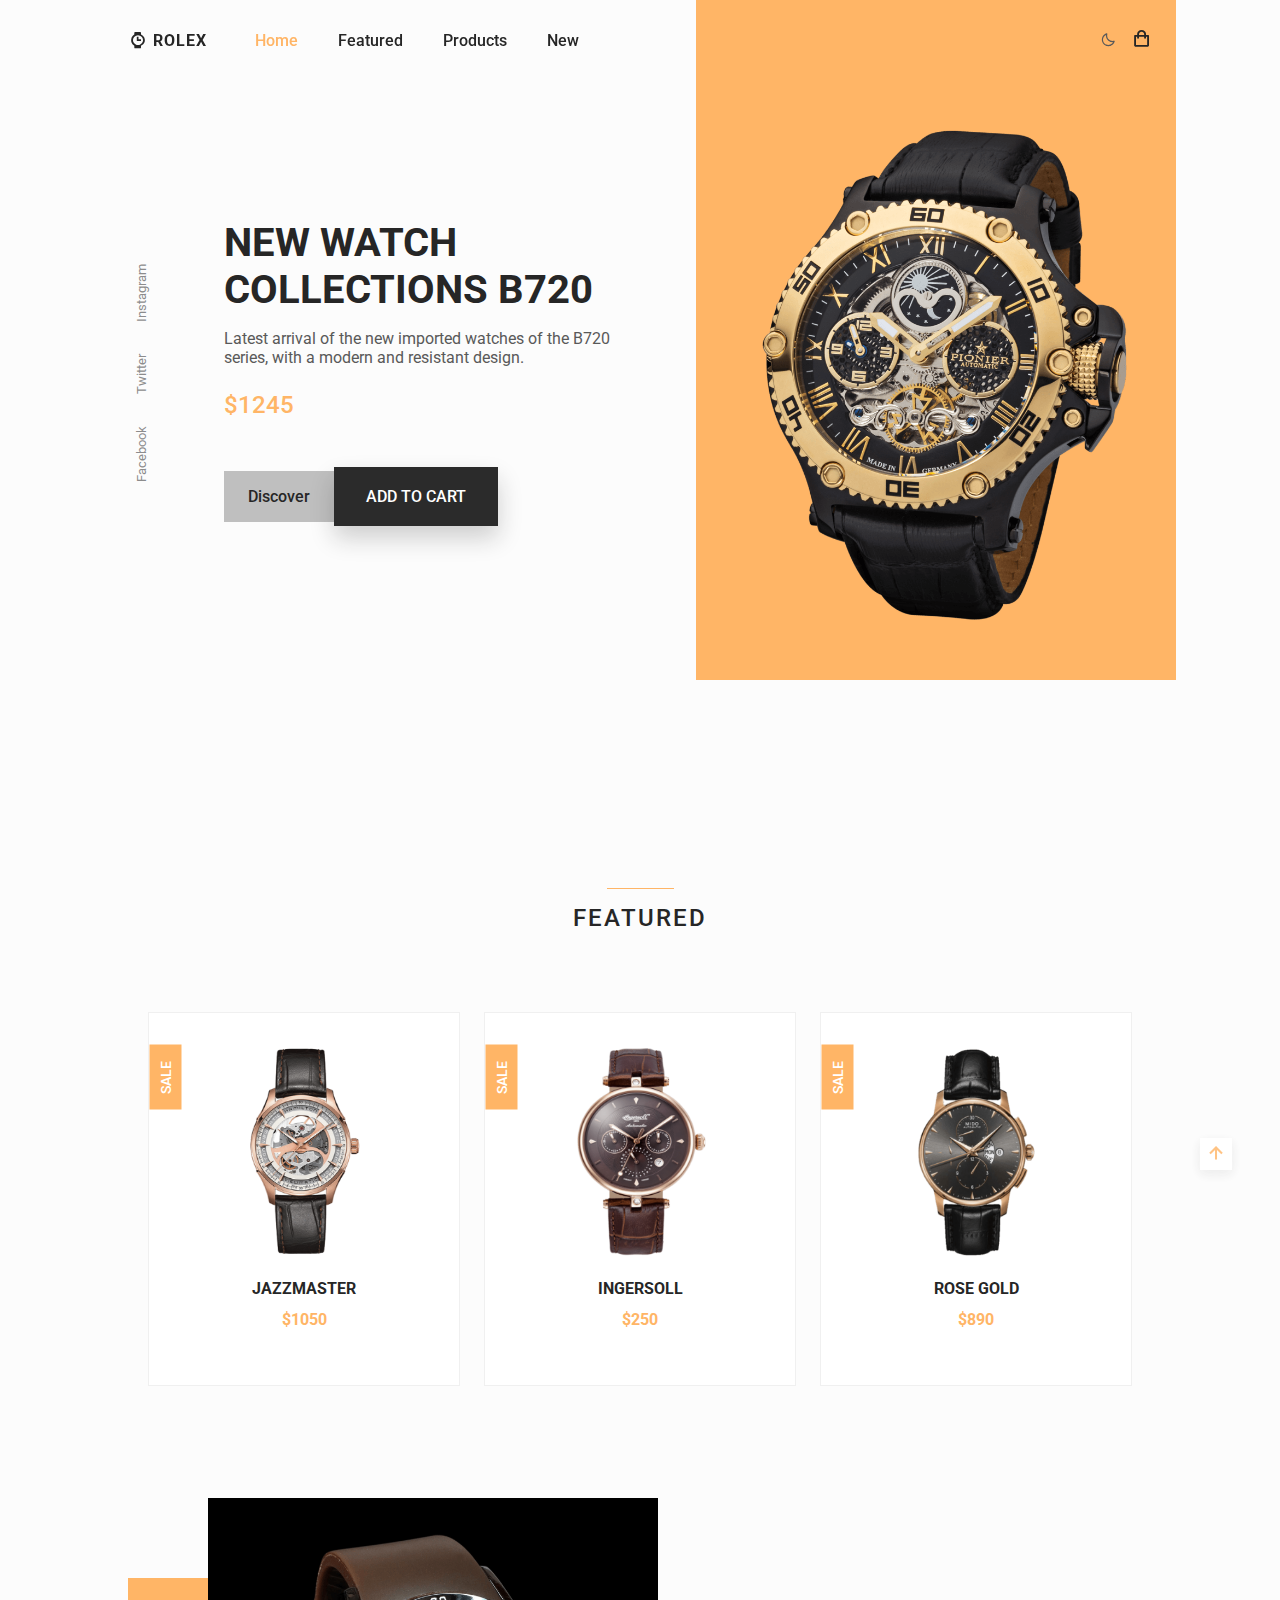
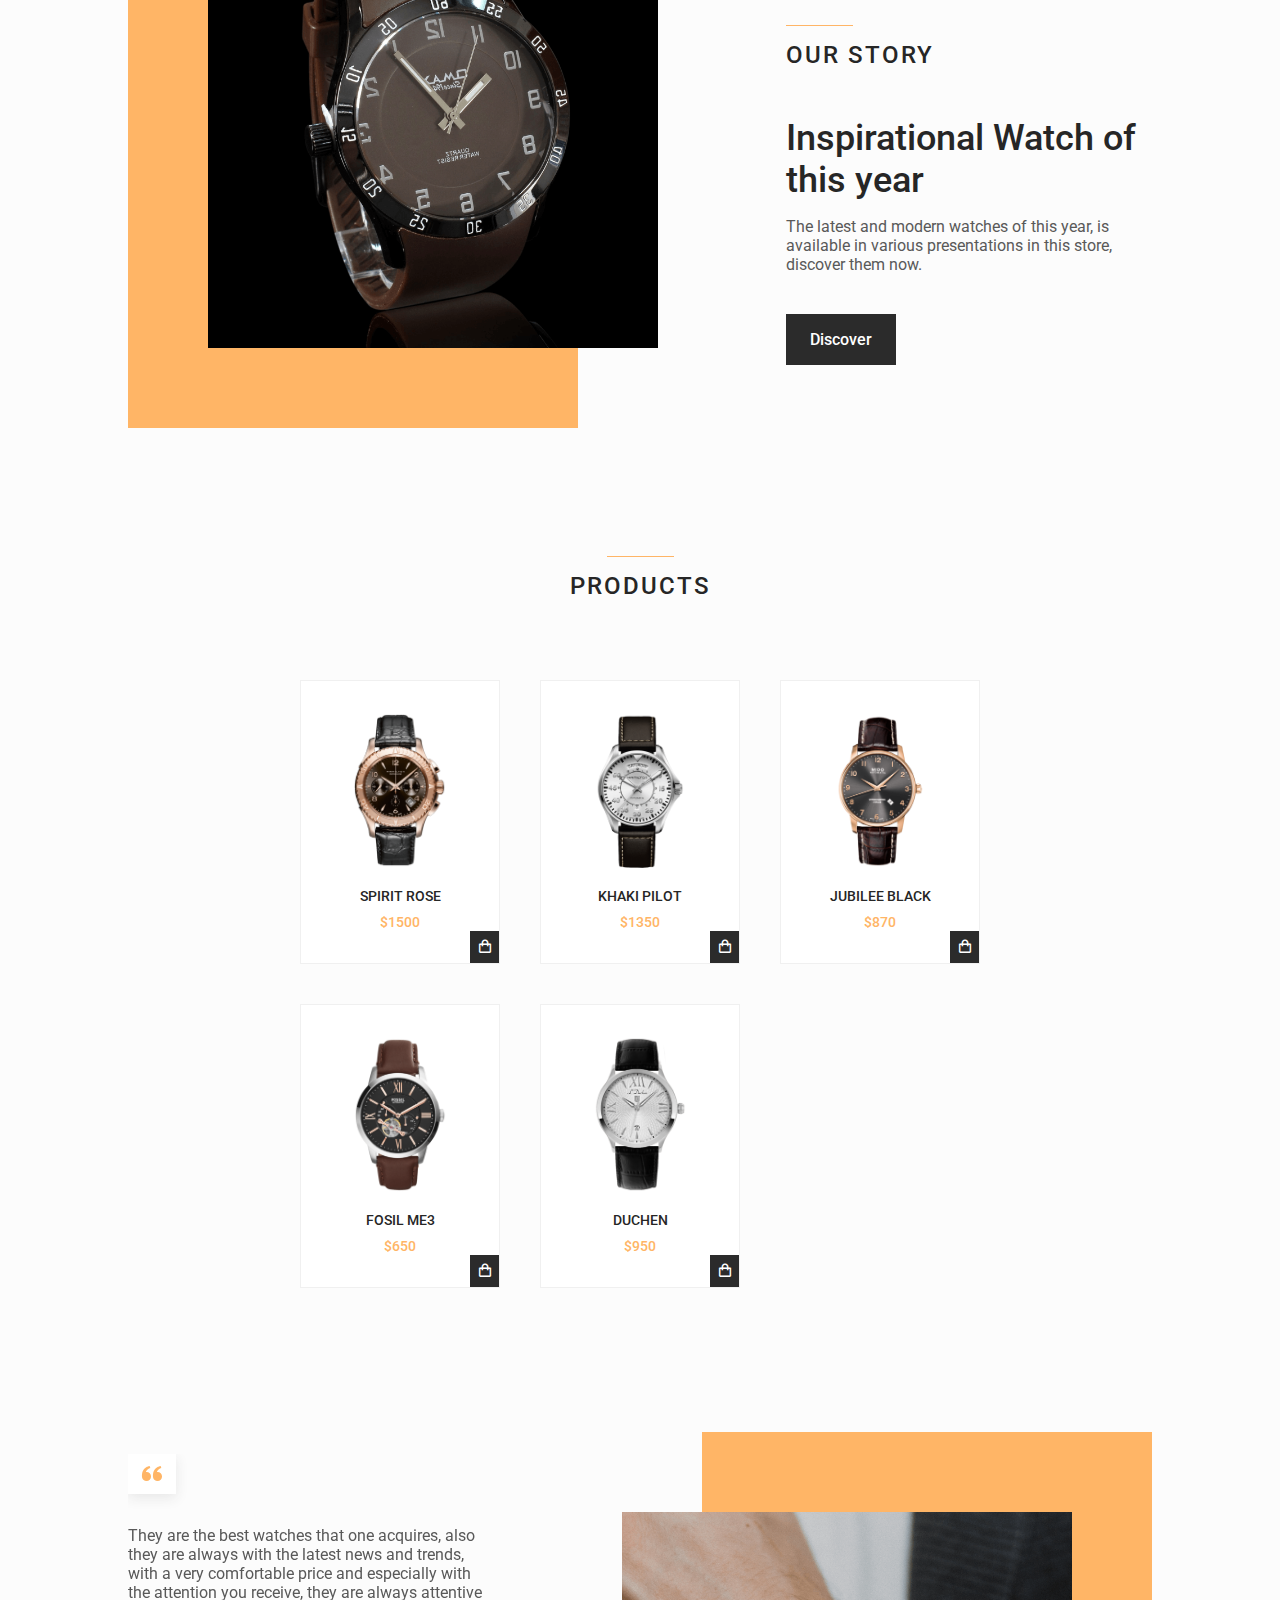
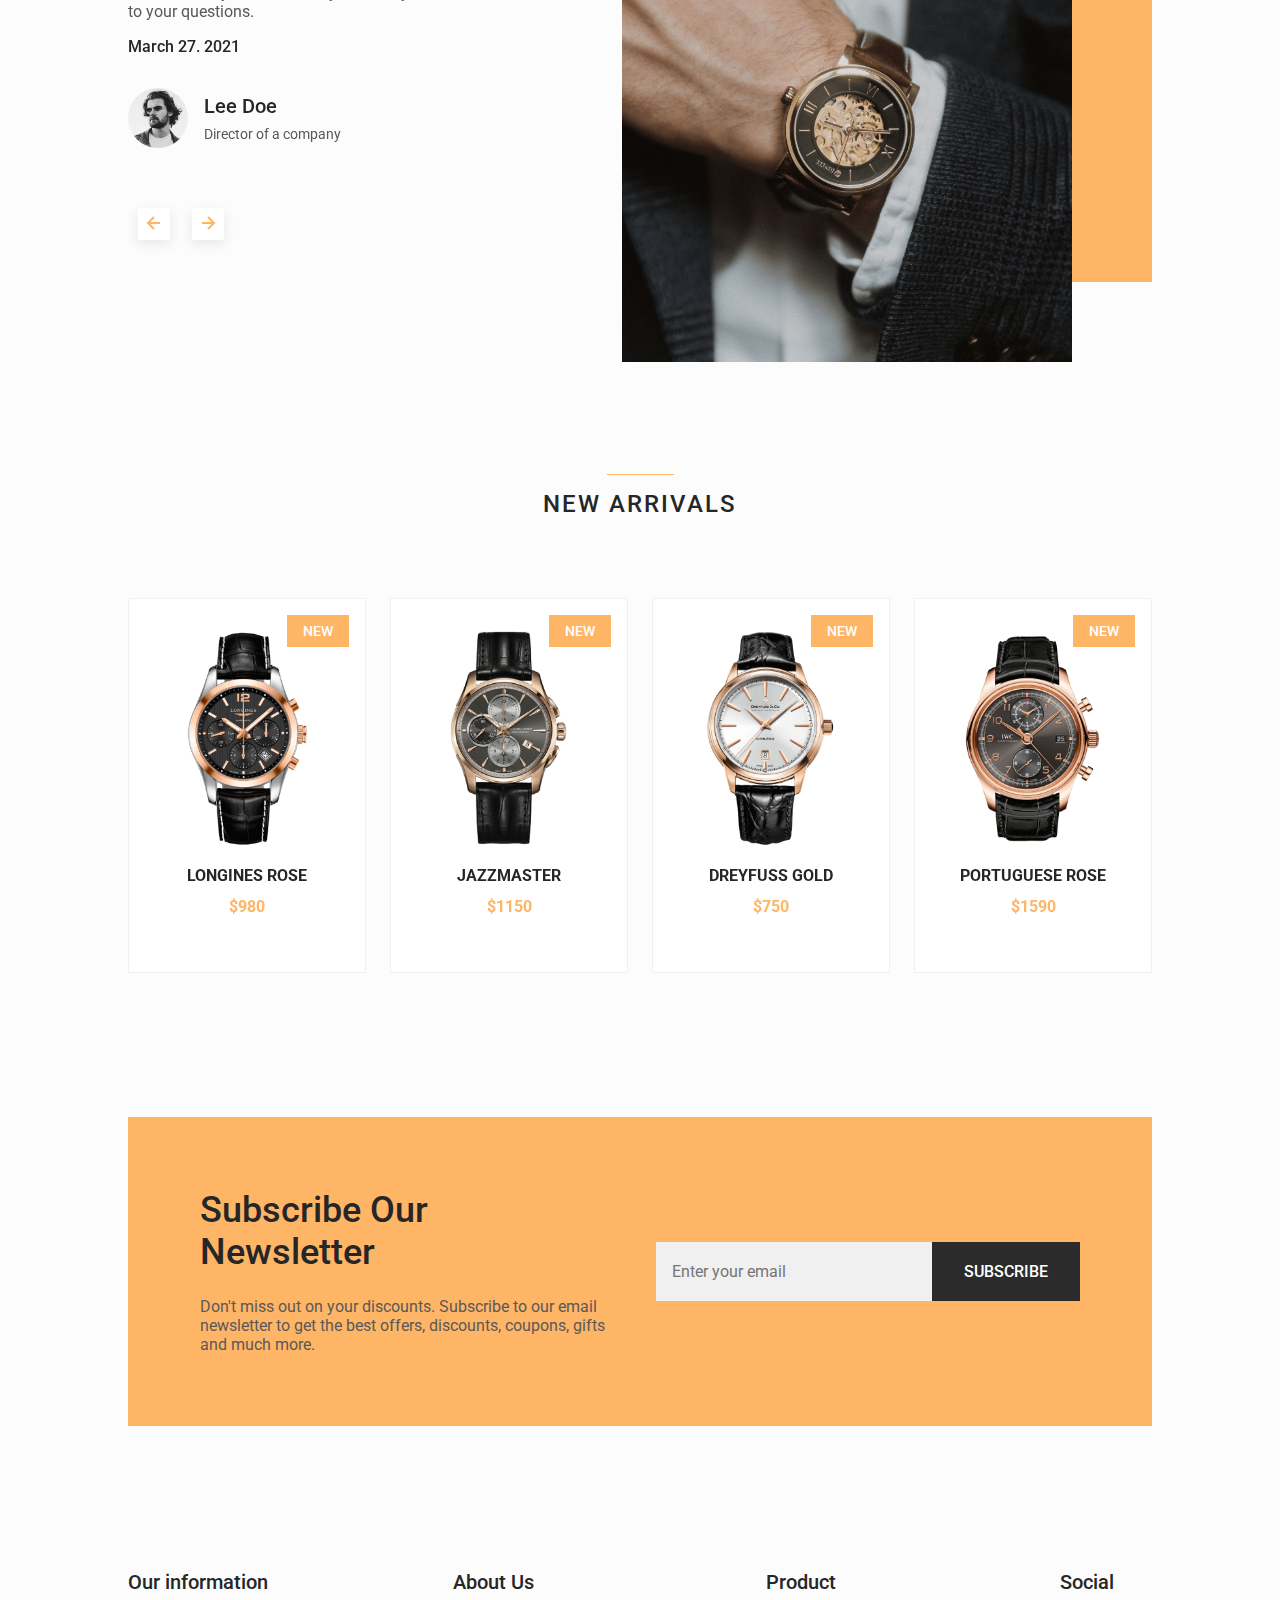
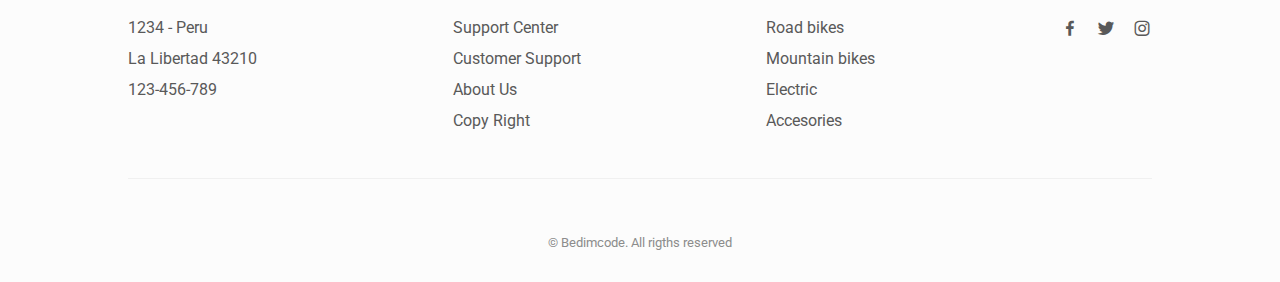
<file: responsive-watches-website-main/responsive-watches-website-main/index.html>
<!DOCTYPE html>
    <html lang="en">
    <head>
        <meta charset="UTF-8">
        <meta name="viewport" content="width=device-width, initial-scale=1.0">

        <!--=============== FAVICON ===============-->
        <link rel="shortcut icon" href="assets/img/favicon.png" type="image/x-icon">

        <!--=============== BOXICONS ===============-->
        <link rel="stylesheet" href="https://cdn.jsdelivr.net/npm/boxicons@latest/css/boxicons.min.css">

        <!--=============== SWIPER CSS ===============--> 
        <link rel="stylesheet" href="assets/css/swiper-bundle.min.css">

        <!--=============== CSS ===============-->
        <link rel="stylesheet" href="assets/css/styles.css">

        <title>Responsive watches website - Bedimcode</title>
    </head>
    <body>
        <!--==================== HEADER ====================-->
        <header class="header" id="header">
            <nav class="nav container">
                <a href="#" class="nav__logo">
                    <i class='bx bxs-watch nav__logo-icon'></i> Rolex
                </a>    

                <div class="nav__menu" id="nav-menu">
                    <ul class="nav__list">
                        <li class="nav__item">
                            <a href="#home" class="nav__link active-link">Home</a>
                        </li>
                        <li class="nav__item">
                            <a href="#featured" class="nav__link">Featured</a>
                        </li>
                        <li class="nav__item">
                            <a href="#products" class="nav__link">Products</a>
                        </li>
                        <li class="nav__item">
                            <a href="#new" class="nav__link">New</a>
                        </li>
                    </ul>

                    <div class="nav__close" id="nav-close">
                        <i class='bx bx-x' ></i>
                    </div>
                </div>

                <div class="nav__btns">
                    <!-- Theme change button -->
                    <i class='bx bx-moon change-theme' id="theme-button"></i>

                    <div class="nav__shop" id="cart-shop">
                        <i class='bx bx-shopping-bag' ></i>
                    </div>

                    <div class="nav__toggle" id="nav-toggle">
                        <i class='bx bx-grid-alt' ></i>
                    </div>
                </div>
            </nav>
        </header>

        <!--==================== CART ====================-->
        <div class="cart" id="cart">
            <i class='bx bx-x cart__close' id="cart-close"></i>

            <h2 class="cart__title-center">My Cart</h2>

            <div class="cart__container">
                <article class="cart__card">
                    <div class="cart__box">
                        <img src="assets/img/featured1.png" alt="" class="cart__img">
                    </div>

                    <div class="cart__details">
                        <h3 class="cart__title">Jazzmaster</h3>
                        <span class="cart__price">$1050</span>

                        <div class="cart__amount">
                            <div class="cart__amount-content">
                                <span class="cart__amount-box">
                                    <i class='bx bx-minus' ></i>
                                </span>

                                <span class="cart__amount-number">1</span>

                                <span class="cart__amount-box">
                                    <i class='bx bx-plus' ></i>
                                </span>
                            </div>

                            <i class='bx bx-trash-alt cart__amount-trash' ></i>
                        </div>
                    </div>
                </article>
                
                <article class="cart__card">
                    <div class="cart__box">
                        <img src="assets/img/featured3.png" alt="" class="cart__img">
                    </div>

                    <div class="cart__details">
                        <h3 class="cart__title">Rose Gold</h3>
                        <span class="cart__price">$850</span>

                        <div class="cart__amount">
                            <div class="cart__amount-content">
                                <span class="cart__amount-box">
                                    <i class='bx bx-minus' ></i>
                                </span>

                                <span class="cart__amount-number">1</span>

                                <span class="cart__amount-box">
                                    <i class='bx bx-plus' ></i>
                                </span>
                            </div>

                            <i class='bx bx-trash-alt cart__amount-trash' ></i>
                        </div>
                    </div>
                </article>

                <article class="cart__card">
                    <div class="cart__box">
                        <img src="assets/img/new1.png" alt="" class="cart__img">
                    </div>

                    <div class="cart__details">
                        <h3 class="cart__title">Longines Rose</h3>
                        <span class="cart__price">$980</span>

                        <div class="cart__amount">
                            <div class="cart__amount-content">
                                <span class="cart__amount-box">
                                    <i class='bx bx-minus' ></i>
                                </span>

                                <span class="cart__amount-number">1</span>

                                <span class="cart__amount-box">
                                    <i class='bx bx-plus' ></i>
                                </span>
                            </div>

                            <i class='bx bx-trash-alt cart__amount-trash' ></i>
                        </div>
                    </div>
                </article>
            </div>

            <div class="cart__prices">
                <span class="cart__prices-item">3 items</span>
                <span class="cart__prices-total">$2880</span>
            </div>
        </div>

        <!--==================== MAIN ====================-->
        <main class="main">
            <!--==================== HOME ====================-->
            <section class="home" id="home">
                <div class="home__container container grid">
                    <div class="home__img-bg">
                        <img src="assets/img/home.png" alt="" class="home__img">
                    </div>
    
                    <div class="home__social">
                        <a href="https://www.facebook.com/" target="_blank" class="home__social-link">
                            Facebook
                        </a>
                        <a href="https://twitter.com/" target="_blank" class="home__social-link">
                            Twitter
                        </a>
                        <a href="https://www.instagram.com/" target="_blank" class="home__social-link">
                            Instagram
                        </a>
                    </div>
    
                    <div class="home__data">
                        <h1 class="home__title">NEW WATCH <br> COLLECTIONS B720</h1>
                        <p class="home__description">
                            Latest arrival of the new imported watches of the B720 series, 
                            with a modern and resistant design.
                        </p>
                        <span class="home__price">$1245</span>

                        <div class="home__btns">
                            <a href="#" class="button button--gray button--small">
                                Discover
                            </a>

                            <button class="button home__button">ADD TO CART</button>
                        </div>
                    </div>
                </div>
            </section>

            <!--==================== FEATURED ====================-->
            <section class="featured section container" id="featured">
                <h2 class="section__title">
                    Featured
                </h2>

                <div class="featured__container grid">
                    <article class="featured__card">
                        <span class="featured__tag">Sale</span>

                        <img src="assets/img/featured1.png" alt="" class="featured__img">

                        <div class="featured__data">
                            <h3 class="featured__title">Jazzmaster</h3>
                            <span class="featured__price">$1050</span>
                        </div>

                        <button class="button featured__button">ADD TO CART</button>
                    </article>

                    <article class="featured__card">
                        <span class="featured__tag">Sale</span>

                        <img src="assets/img/featured2.png" alt="" class="featured__img">

                        <div class="featured__data">
                            <h3 class="featured__title">Ingersoll</h3>
                            <span class="featured__price">$250</span>
                        </div>

                        <button class="button featured__button">ADD TO CART</button>
                    </article>

                    <article class="featured__card">
                        <span class="featured__tag">Sale</span>

                        <img src="assets/img/featured3.png" alt="" class="featured__img">

                        <div class="featured__data">
                            <h3 class="featured__title">Rose gold</h3>
                            <span class="featured__price">$890</span>
                        </div>

                        <button class="button featured__button">ADD TO CART</button>
                    </article>
                </div>
            </section>

            <!--==================== STORY ====================-->
            <section class="story section container">
                <div class="story__container grid">
                    <div class="story__data">
                        <h2 class="section__title story__section-title">
                            Our Story
                        </h2>
    
                        <h1 class="story__title">
                            Inspirational Watch of <br> this year
                        </h1>
    
                        <p class="story__description">
                            The latest and modern watches of this year, is available in various 
                            presentations in this store, discover them now.
                        </p>
    
                        <a href="#" class="button button--small">Discover</a>
                    </div>

                    <div class="story__images">
                        <img src="assets/img/story.png" alt="" class="story__img">
                        <div class="story__square"></div>
                    </div>
                </div>
            </section>

            <!--==================== PRODUCTS ====================-->
            <section class="products section container" id="products">
                <h2 class="section__title">
                    Products
                </h2>

                <div class="products__container grid">
                    <article class="products__card">
                        <img src="assets/img/product1.png" alt="" class="products__img">

                        <h3 class="products__title">Spirit rose</h3>
                        <span class="products__price">$1500</span>

                        <button class="products__button">
                            <i class='bx bx-shopping-bag'></i>
                        </button>
                    </article>

                    <article class="products__card">
                        <img src="assets/img/product2.png" alt="" class="products__img">

                        <h3 class="products__title">Khaki pilot</h3>
                        <span class="products__price">$1350</span>

                        <button class="products__button">
                            <i class='bx bx-shopping-bag'></i>
                        </button>
                    </article>

                    <article class="products__card">
                        <img src="assets/img/product3.png" alt="" class="products__img">

                        <h3 class="products__title">Jubilee black</h3>
                        <span class="products__price">$870</span>

                        <button class="products__button">
                            <i class='bx bx-shopping-bag'></i>
                        </button>
                    </article>

                    <article class="products__card">
                        <img src="assets/img/product4.png" alt="" class="products__img">

                        <h3 class="products__title">Fosil me3</h3>
                        <span class="products__price">$650</span>

                        <button class="products__button">
                            <i class='bx bx-shopping-bag'></i>
                        </button>
                    </article>

                    <article class="products__card">
                        <img src="assets/img/product5.png" alt="" class="products__img">

                        <h3 class="products__title">Duchen</h3>
                        <span class="products__price">$950</span>

                        <button class="products__button">
                            <i class='bx bx-shopping-bag'></i>
                        </button>
                    </article>
                </div>
            </section>

            <!--==================== TESTIMONIAL ====================-->
            <section class="testimonial section container">
                <div class="testimonial__container grid">
                    <div class="swiper testimonial-swiper">
                        <div class="swiper-wrapper">
                            <div class="testimonial__card swiper-slide">
                                <div class="testimonial__quote">
                                    <i class='bx bxs-quote-alt-left' ></i>
                                </div>
                                <p class="testimonial__description">
                                    They are the best watches that one acquires, also they are always with the latest 
                                    news and trends, with a very comfortable price and especially with the attention 
                                    you receive, they are always attentive to your questions.
                                </p>
                                <h3 class="testimonial__date">March 27. 2021</h3>
        
                                <div class="testimonial__perfil">
                                    <img src="assets/img/testimonial1.jpg" alt="" class="testimonial__perfil-img">
        
                                    <div class="testimonial__perfil-data">
                                        <span class="testimonial__perfil-name">Lee Doe</span>
                                        <span class="testimonial__perfil-detail">Director of a company</span>
                                    </div>
                                </div>
                            </div>

                            <div class="testimonial__card swiper-slide">
                                <div class="testimonial__quote">
                                    <i class='bx bxs-quote-alt-left' ></i>
                                </div>
                                <p class="testimonial__description">
                                    They are the best watches that one acquires, also they are always with the latest 
                                    news and trends, with a very comfortable price and especially with the attention 
                                    you receive, they are always attentive to your questions.
                                </p>
                                <h3 class="testimonial__date">March 27. 2021</h3>
        
                                <div class="testimonial__perfil">
                                    <img src="assets/img/testimonial2.jpg" alt="" class="testimonial__perfil-img">
        
                                    <div class="testimonial__perfil-data">
                                        <span class="testimonial__perfil-name">Samantha Mey</span>
                                        <span class="testimonial__perfil-detail">Director of a company</span>
                                    </div>
                                </div>
                            </div>

                            <div class="testimonial__card swiper-slide">
                                <div class="testimonial__quote">
                                    <i class='bx bxs-quote-alt-left' ></i>
                                </div>
                                <p class="testimonial__description">
                                    They are the best watches that one acquires, also they are always with the latest 
                                    news and trends, with a very comfortable price and especially with the attention 
                                    you receive, they are always attentive to your questions.
                                </p>
                                <h3 class="testimonial__date">March 27. 2021</h3>
        
                                <div class="testimonial__perfil">
                                    <img src="assets/img/testimonial3.jpg" alt="" class="testimonial__perfil-img">
        
                                    <div class="testimonial__perfil-data">
                                        <span class="testimonial__perfil-name">Raul Zaman</span>
                                        <span class="testimonial__perfil-detail">Director of a company</span>
                                    </div>
                                </div>
                            </div>
                        </div>
                        
                        <div class="swiper-button-next">
                            <i class='bx bx-right-arrow-alt' ></i>
                        </div>
                        <div class="swiper-button-prev">
                            <i class='bx bx-left-arrow-alt' ></i>
                        </div>
                    </div>

                    <div class="testimonial__images">
                        <div class="testimonial__square"></div>
                        <img src="assets/img/testimonial.png" alt="" class="testimonial__img">
                    </div>
                </div>
            </section>

            <!--==================== NEW ====================-->
            <section class="new section container" id="new">
                <h2 class="section__title">
                    New Arrivals
                </h2>
                
                <div class="new__container">
                    <div class="swiper new-swiper">
                        <div class="swiper-wrapper">
                            <article class="new__card swiper-slide">
                                <span class="new__tag">New</span>
        
                                <img src="assets/img/new1.png" alt="" class="new__img">
        
                                <div class="new__data">
                                    <h3 class="new__title">Longines rose</h3>
                                    <span class="new__price">$980</span>
                                </div>
        
                                <button class="button new__button">ADD TO CART</button>
                            </article>

                            <article class="new__card swiper-slide">
                                <span class="new__tag">New</span>
        
                                <img src="assets/img/new2.png" alt="" class="new__img">
        
                                <div class="new__data">
                                    <h3 class="new__title">Jazzmaster</h3>
                                    <span class="new__price">$1150</span>
                                </div>
        
                                <button class="button new__button">ADD TO CART</button>
                            </article>

                            <article class="new__card swiper-slide">
                                <span class="new__tag">New</span>
        
                                <img src="assets/img/new3.png" alt="" class="new__img">
        
                                <div class="new__data">
                                    <h3 class="new__title">Dreyfuss gold</h3>
                                    <span class="new__price">$750</span>
                                </div>
        
                                <button class="button new__button">ADD TO CART</button>
                            </article>

                            <article class="new__card swiper-slide">
                                <span class="new__tag">New</span>
        
                                <img src="assets/img/new4.png" alt="" class="new__img">
        
                                <div class="new__data">
                                    <h3 class="new__title">Portuguese rose</h3>
                                    <span class="new__price">$1590</span>
                                </div>
        
                                <button class="button new__button">ADD TO CART</button>
                            </article>                       
                        </div>
                    </div>
                </div>
            </section>

            <!--==================== NEWSLETTER ====================-->
            <section class="newsletter section container">
                <div class="newsletter__bg grid">
                    <div>
                        <h2 class="newsletter__title">Subscribe Our <br> Newsletter</h2>
                        <p class="newsletter__description">
                            Don't miss out on your discounts. Subscribe to our email 
                            newsletter to get the best offers, discounts, coupons, 
                            gifts and much more.
                        </p>
                    </div>

                    <form action="" class="newsletter__subscribe">
                        <input type="email" placeholder="Enter your email" class="newsletter__input">
                        <button class="button">
                            SUBSCRIBE
                        </button>
                    </form>
                </div>
            </section>
        </main>

        <!--==================== FOOTER ====================-->
        <footer class="footer section">
            <div class="footer__container container grid">
                <div class="footer__content">
                    <h3 class="footer__title">Our information</h3>

                    <ul class="footer__list">
                        <li>1234 - Peru</li>
                        <li>La Libertad 43210</li>
                        <li>123-456-789</li>
                    </ul>
                </div>
                <div class="footer__content">
                    <h3 class="footer__title">About Us</h3>

                    <ul class="footer__links">
                        <li>
                            <a href="#" class="footer__link">Support Center</a>
                        </li>
                        <li>
                            <a href="#" class="footer__link">Customer Support</a>
                        </li>
                        <li>
                            <a href="#" class="footer__link">About Us</a>
                        </li>
                        <li>
                            <a href="#" class="footer__link">Copy Right</a>
                        </li>
                    </ul>
                </div>

                <div class="footer__content">
                    <h3 class="footer__title">Product</h3>

                    <ul class="footer__links">
                        <li>
                            <a href="#" class="footer__link">Road bikes</a>
                        </li>
                        <li>
                            <a href="#" class="footer__link">Mountain bikes</a>
                        </li>
                        <li>
                            <a href="#" class="footer__link">Electric</a>
                        </li>
                        <li>
                            <a href="#" class="footer__link">Accesories</a>
                        </li>
                    </ul>
                </div>

                <div class="footer__content">
                    <h3 class="footer__title">Social</h3>

                    <ul class="footer__social">
                        <a href="https://www.facebook.com/" target="_blank" class="footer__social-link">
                            <i class='bx bxl-facebook'></i>
                        </a>

                        <a href="https://twitter.com/" target="_blank" class="footer__social-link">
                            <i class='bx bxl-twitter' ></i>
                        </a>

                        <a href="https://www.instagram.com/" target="_blank" class="footer__social-link">
                            <i class='bx bxl-instagram' ></i>
                        </a>
                    </ul>
                </div>
            </div>

            <span class="footer__copy">&#169; Bedimcode. All rigths reserved</span>
        </footer>

        <!--=============== SCROLL UP ===============-->
        <a href="#" class="scrollup" id="scroll-up"> 
            <i class='bx bx-up-arrow-alt scrollup__icon' ></i>
        </a>

        <!--=============== SWIPER JS ===============-->
        <script src="assets/js/swiper-bundle.min.js"></script>

        <!--=============== MAIN JS ===============-->
        <script src="assets/js/main.js"></script>
    </body>
</html>
</file>
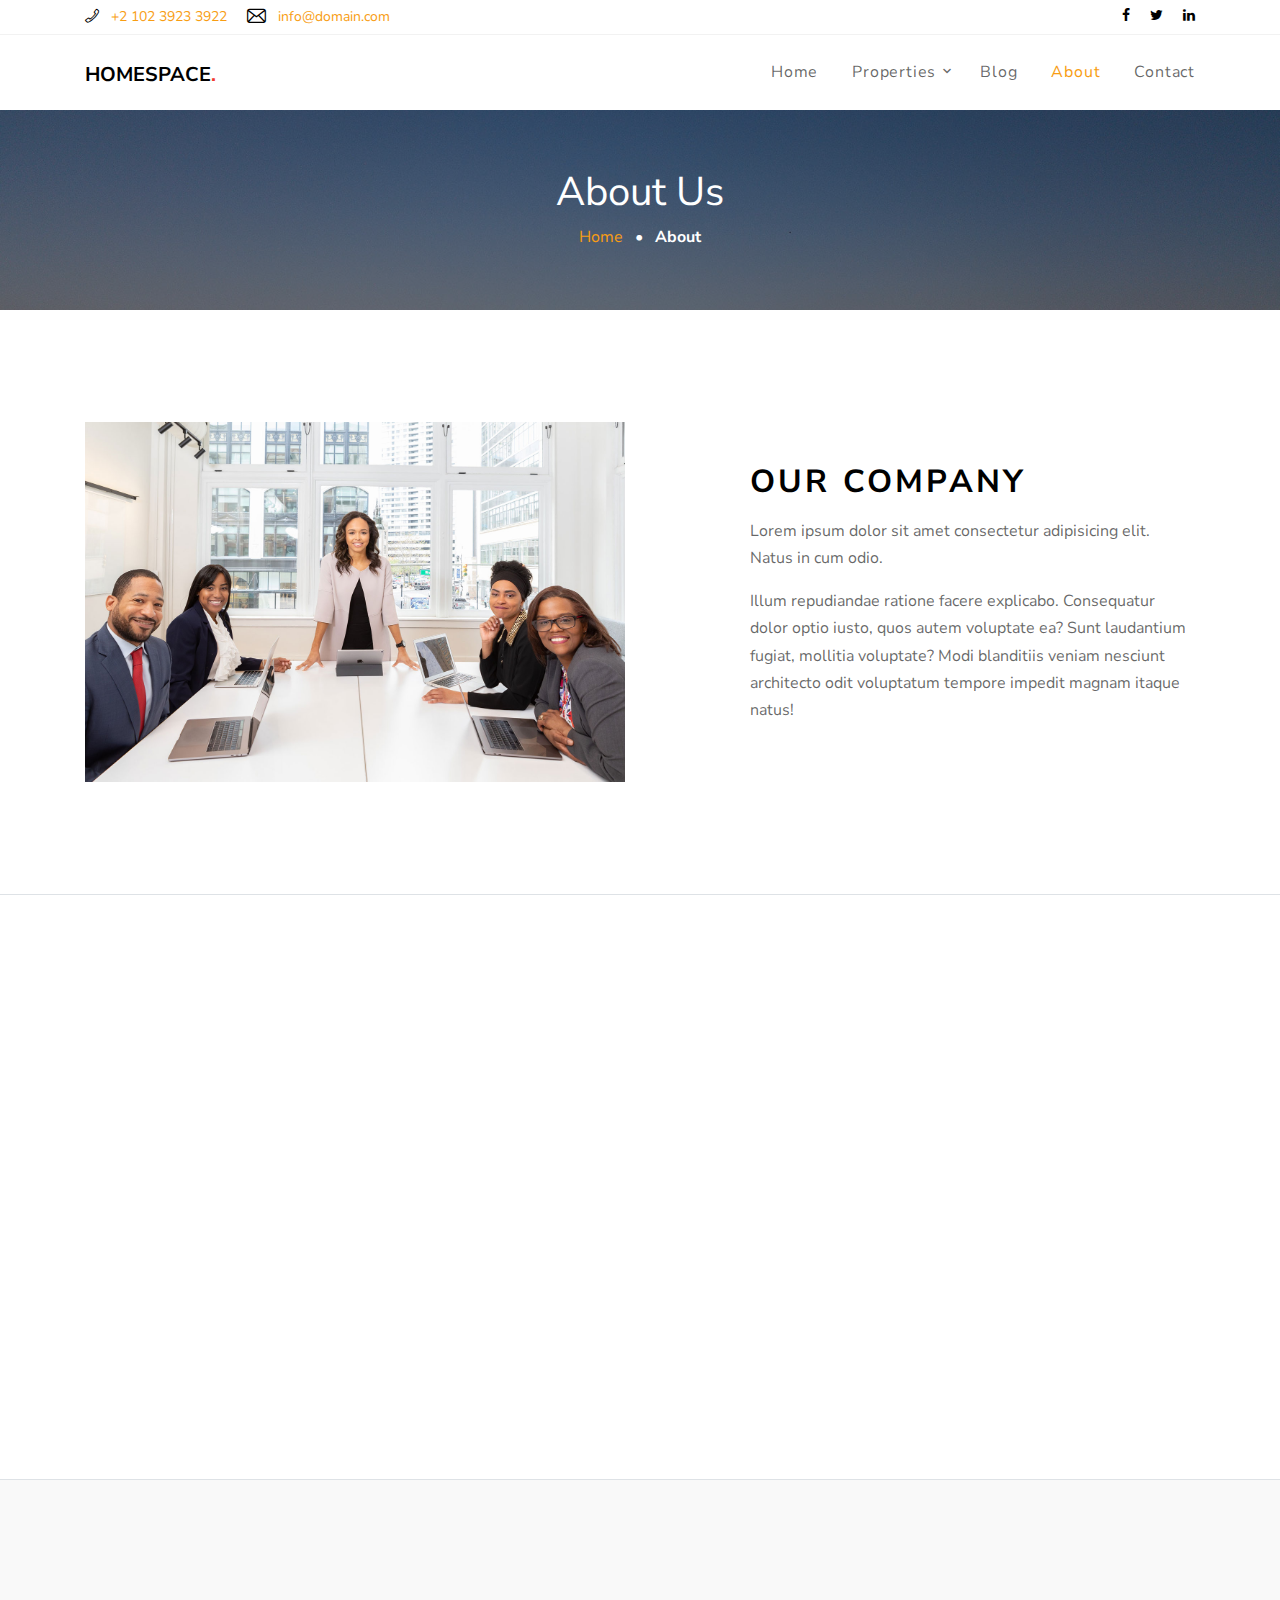
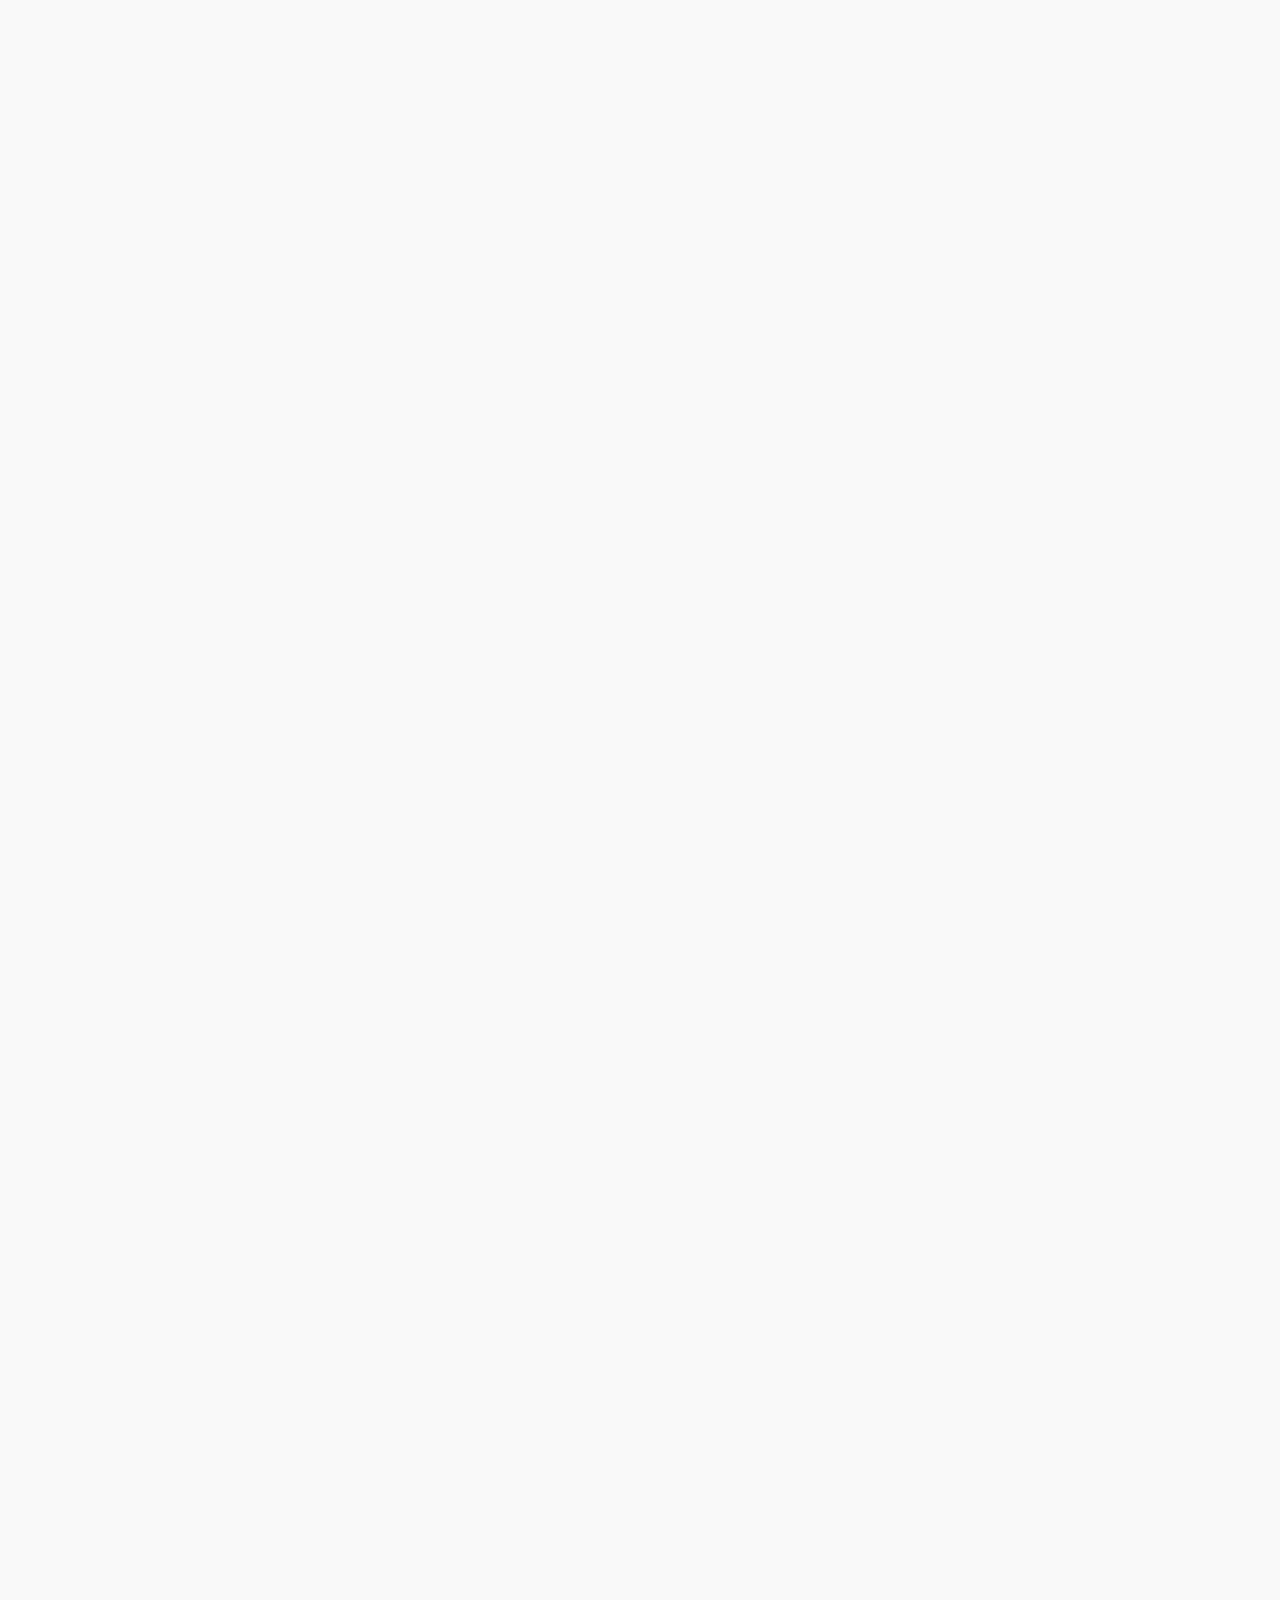
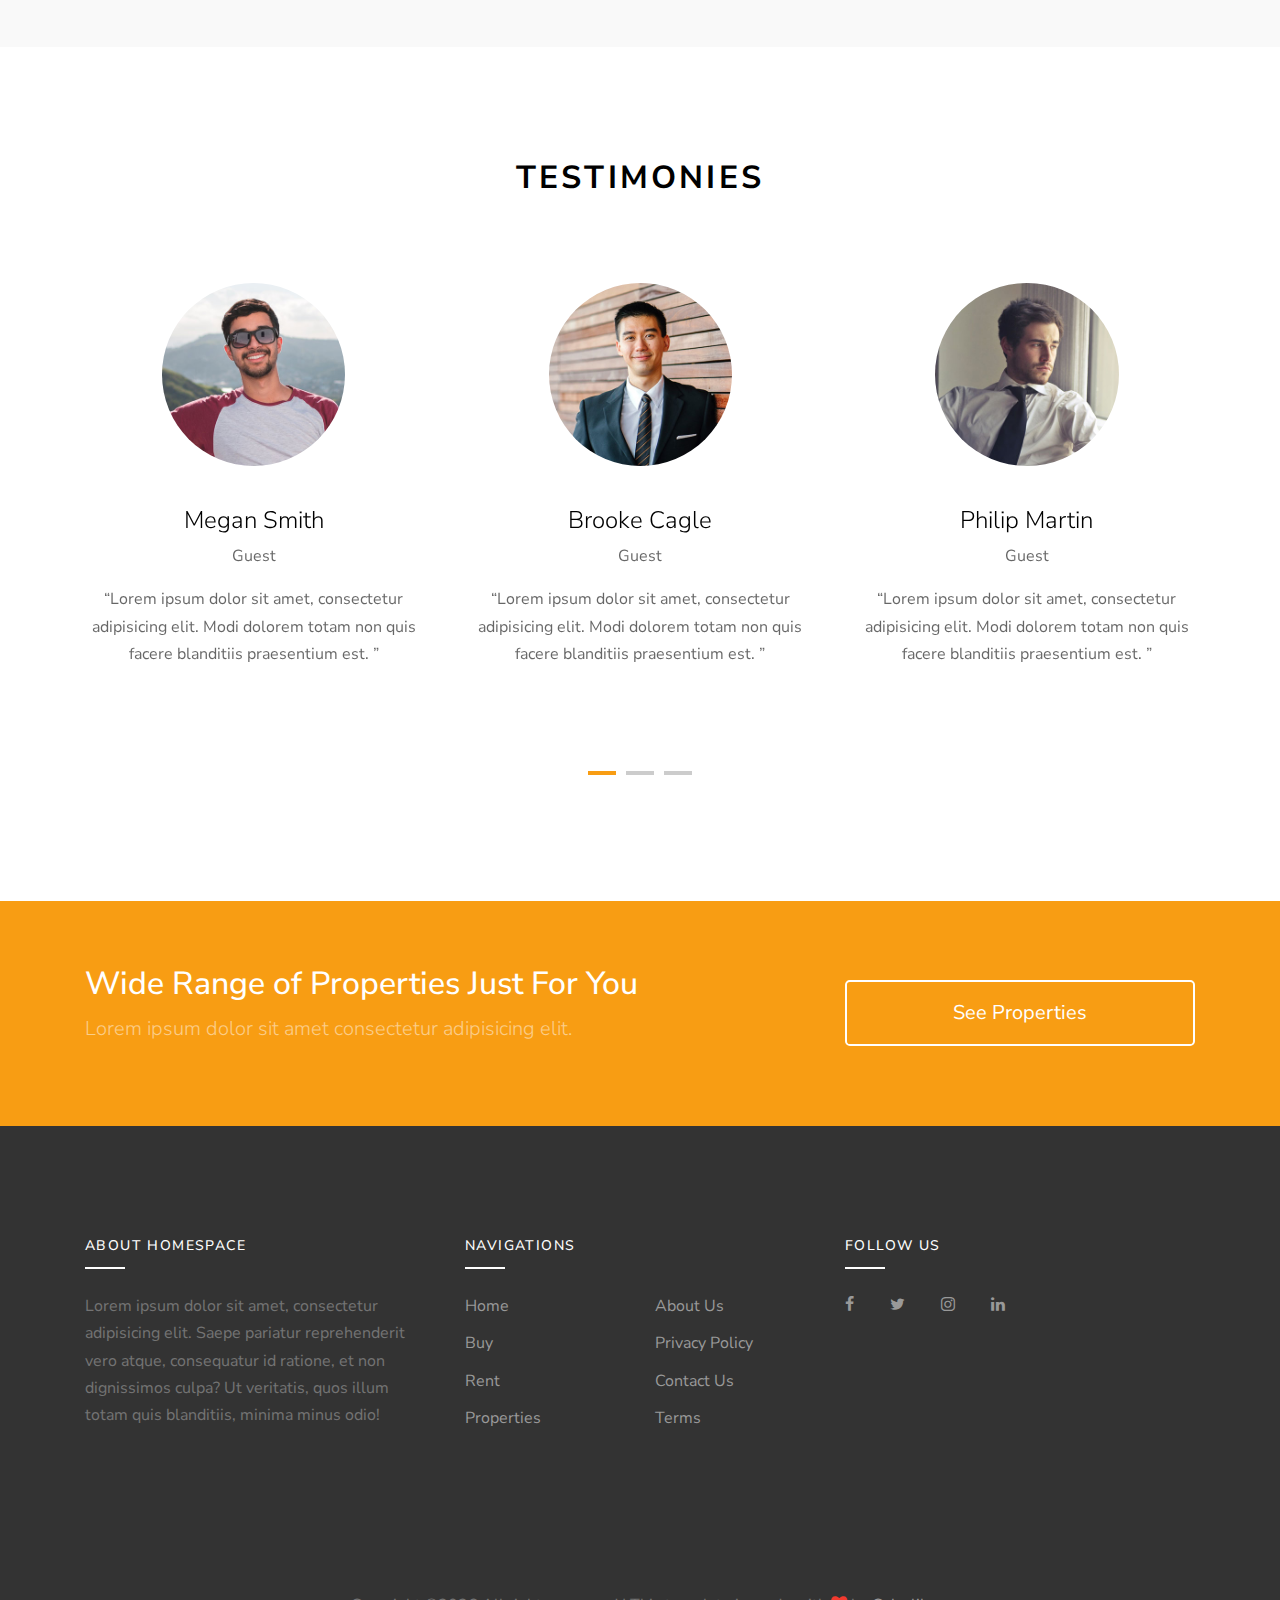
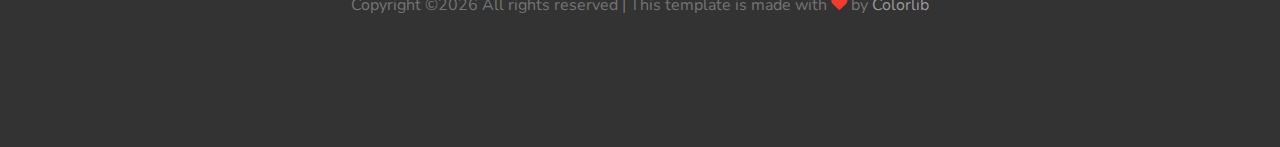
<file: homespace/about.html>
<!DOCTYPE html>
<html lang="en">
  <head>
    <title>HomeSpace &mdash; Colorlib Website Template</title>
    <meta charset="utf-8">
    <meta name="viewport" content="width=device-width, initial-scale=1, shrink-to-fit=no">

    <link rel="stylesheet" href="https://fonts.googleapis.com/css?family=Nunito+Sans:200,300,400,700,900|Roboto+Mono:300,400,500"> 
    <link rel="stylesheet" href="fonts/icomoon/style.css">

    <link rel="stylesheet" href="css/bootstrap.min.css">
    <link rel="stylesheet" href="css/magnific-popup.css">
    <link rel="stylesheet" href="css/jquery-ui.css">
    <link rel="stylesheet" href="css/owl.carousel.min.css">
    <link rel="stylesheet" href="css/owl.theme.default.min.css">
    <link rel="stylesheet" href="css/bootstrap-datepicker.css">
    <link rel="stylesheet" href="css/mediaelementplayer.css">
    <link rel="stylesheet" href="css/animate.css">
    <link rel="stylesheet" href="fonts/flaticon/font/flaticon.css">
    <link rel="stylesheet" href="css/fl-bigmug-line.css">
    
  
    <link rel="stylesheet" href="css/aos.css">

    <link rel="stylesheet" href="css/style.css">
    
  </head>
  <body>
  
  <div class="site-loader"></div>
  
  <div class="site-wrap">

    <div class="site-mobile-menu">
      <div class="site-mobile-menu-header">
        <div class="site-mobile-menu-close mt-3">
          <span class="icon-close2 js-menu-toggle"></span>
        </div>
      </div>
      <div class="site-mobile-menu-body"></div>
    </div> <!-- .site-mobile-menu -->
    
    <div class="border-bottom bg-white top-bar">
      <div class="container">
        <div class="row align-items-center">
          <div class="col-6 col-md-6">
            <p class="mb-0">
              <a href="#" class="mr-3"><span class="text-black fl-bigmug-line-phone351"></span> <span class="d-none d-md-inline-block ml-2">+2 102 3923 3922</span></a>
              <a href="#"><span class="text-black fl-bigmug-line-email64"></span> <span class="d-none d-md-inline-block ml-2">info@domain.com</span></a>
            </p>  
          </div>
          <div class="col-6 col-md-6 text-right">
            <a href="#" class="mr-3"><span class="text-black icon-facebook"></span></a>
            <a href="#" class="mr-3"><span class="text-black icon-twitter"></span></a>
            <a href="#" class="mr-0"><span class="text-black icon-linkedin"></span></a>
          </div>
        </div>
      </div>
      
    </div>
    <div class="site-navbar">
        <div class="container py-1">
          <div class="row align-items-center">
            <div class="col-8 col-md-8 col-lg-4">
              <h1 class=""><a href="index.html" class="h5 text-uppercase text-black"><strong>HomeSpace<span class="text-danger">.</span></strong></a></h1>
            </div>
            <div class="col-4 col-md-4 col-lg-8">
              <nav class="site-navigation text-right text-md-right" role="navigation">

                <div class="d-inline-block d-lg-none ml-md-0 mr-auto py-3"><a href="#" class="site-menu-toggle js-menu-toggle text-black"><span class="icon-menu h3"></span></a></div>

                <ul class="site-menu js-clone-nav d-none d-lg-block">
                  <li>
                    <a href="index.html">Home</a>
                  </li>
                  <li class="has-children">
                    <a href="properties.html">Properties</a>
                    <ul class="dropdown">
                      <li><a href="#">Buy</a></li>
                      <li><a href="#">Rent</a></li>
                      <li><a href="#">Lease</a></li>
                      <li class="has-children">
                        <a href="#">Menu</a>
                        <ul class="dropdown">
                          <li><a href="#">Menu One</a></li>
                          <li><a href="#">Menu Two</a></li>
                          <li><a href="#">Menu Three</a></li>
                        </ul>
                      </li>
                    </ul>
                  </li>
                  <li><a href="blog.html">Blog</a></li>
                  <li class="active"><a href="about.html">About</a></li>
                  <li><a href="contact.html">Contact</a></li>
                </ul>
              </nav>
            </div>
           

          </div>
        </div>
      </div>
    </div>

    <div class="site-blocks-cover inner-page-cover overlay" style="background-image: url(images/hero_bg_2.jpg);" data-aos="fade" data-stellar-background-ratio="0.5">
      <div class="container">
        <div class="row align-items-center justify-content-center text-center">
          <div class="col-md-10">
            <h1 class="mb-2">About Us</h1>
            <div><a href="index.html">Home</a> <span class="mx-2 text-white">&bullet;</span> <strong class="text-white">About</strong></div>
          </div>
        </div>
      </div>
    </div>

    <div class="site-section border-bottom">
      <div class="container">
        <div class="row align-items-center">
          <div class="col-md-6" data-aos="fade-up" data-aos-delay="100">
            <img src="images/about.jpg" alt="Image" class="img-fluid">
          </div>
          <div class="col-md-5 ml-auto"  data-aos="fade-up" data-aos-delay="200">
            <div class="site-section-title mb-3">
              <h2>Our Company</h2>
            </div>
            <p>Lorem ipsum dolor sit amet consectetur adipisicing elit. Natus in cum odio.</p>
            <p>Illum repudiandae ratione facere explicabo. Consequatur dolor optio iusto, quos autem voluptate ea? Sunt laudantium fugiat, mollitia voluptate? Modi blanditiis veniam nesciunt architecto odit voluptatum tempore impedit magnam itaque natus!</p>
          </div>
        </div>
      </div>
    </div>

    <div class="site-section">
      <div class="container">
        <div class="row align-items-center">
          <div class="col-md-6 order-md-2" data-aos="fade-up" data-aos-delay="100">
            <img src="images/hero_bg_4.jpg" alt="Image" class="img-fluid">
          </div>
          <div class="col-md-5 mr-auto order-md-1"  data-aos="fade-up" data-aos-delay="200">
            <div class="site-section-title mb-3">
              <h2>Our Office</h2>
            </div>
            <p>Lorem ipsum dolor sit amet consectetur adipisicing elit. Natus in cum odio.</p>
            <p>Illum repudiandae ratione facere explicabo. Consequatur dolor optio iusto, quos autem voluptate ea? Sunt laudantium fugiat, mollitia voluptate? Modi blanditiis veniam nesciunt architecto odit voluptatum tempore impedit magnam itaque natus!</p>
          </div>
        </div>
      </div>
    </div>

    <div class="site-section border-top bg-light">
    <div class="container">
      <div class="row mb-5 justify-content-center"  data-aos="fade-up" >
        <div class="col-md-7">
          <div class="site-section-title text-center">
            <h2>Leadership</h2>
          </div>
        </div>
      </div>
      <div class="row">
          <div class="col-md-6 col-lg-4 mb-5 mb-lg-5"  data-aos="fade-up" data-aos-delay="200">
            <div class="team-member p-4">

              <img src="images/person_1.jpg" alt="Image" class="img-fluid rounded mb-4">

              <div class="text">

                <h2 class="mb-2 font-weight-light text-black h4">Megan Smith</h2>
                <span class="d-block mb-3 text-white-opacity-05">Real Estate Agent</span>
                <p>Lorem ipsum dolor sit amet, consectetur adipisicing elit. Modi dolorem totam non quis facere blanditiis praesentium est. Totam atque corporis nisi, veniam non. Tempore cupiditate, vitae minus obcaecati provident beatae!</p>
                <p>
                  <a href="#" class="text-black p-2"><span class="icon-facebook"></span></a>
                  <a href="#" class="text-black p-2"><span class="icon-twitter"></span></a>
                  <a href="#" class="text-black p-2"><span class="icon-linkedin"></span></a>
                </p>
              </div>

            </div>
          </div>

          <div class="col-md-6 col-lg-4 mb-5 mb-lg-5"  data-aos="fade-up" data-aos-delay="300">
            <div class="team-member p-4">

              <img src="images/person_2.jpg" alt="Image" class="img-fluid rounded mb-4">

              <div class="text">

                <h2 class="mb-2 font-weight-light text-black h4">Brooke Cagle</h2>
                <span class="d-block mb-3 text-white-opacity-05">Real Estate Agent</span>
                <p>Lorem ipsum dolor sit amet, consectetur adipisicing elit. Omnis, cumque vitae voluptates culpa earum similique corrupti itaque veniam doloribus amet perspiciatis recusandae sequi nihil tenetur ad, modi quos id magni!</p>
                <p>
                  <a href="#" class="text-black p-2"><span class="icon-facebook"></span></a>
                  <a href="#" class="text-black p-2"><span class="icon-twitter"></span></a>
                  <a href="#" class="text-black p-2"><span class="icon-linkedin"></span></a>
                </p>
              </div>

            </div>
          </div>

          <div class="col-md-6 col-lg-4 mb-5 mb-lg-5"  data-aos="fade-up" data-aos-delay="400">
            <div class="team-member p-4">

              <img src="images/person_3.jpg" alt="Image" class="img-fluid rounded mb-4">

              <div class="text">

                <h2 class="mb-2 font-weight-light text-black h4">Philip Martin</h2>
                <span class="d-block mb-3 text-white-opacity-05">Real Estate Agent</span>
                <p>Lorem ipsum dolor sit amet, consectetur adipisicing elit. Maiores illo iusto, inventore, iure dolorum officiis modi repellat nobis, praesentium perspiciatis, explicabo. Atque cupiditate, voluptates pariatur odit officia libero veniam quo.</p>
                <p>
                  <a href="#" class="text-black p-2"><span class="icon-facebook"></span></a>
                  <a href="#" class="text-black p-2"><span class="icon-twitter"></span></a>
                  <a href="#" class="text-black p-2"><span class="icon-linkedin"></span></a>
                </p>
              </div>

            </div>
          </div>



          <div class="col-md-6 col-lg-4 mb-5 mb-lg-5"  data-aos="fade-up" data-aos-delay="400">
            <div class="team-member p-4">

              <img src="images/person_3.jpg" alt="Image" class="img-fluid rounded mb-4">

              <div class="text">

                <h2 class="mb-2 font-weight-light text-black h4">Philip Martin</h2>
                <span class="d-block mb-3 text-white-opacity-05">Real Estate Agent</span>
                <p>Lorem ipsum dolor sit amet, consectetur adipisicing elit. Maiores illo iusto, inventore, iure dolorum officiis modi repellat nobis, praesentium perspiciatis, explicabo. Atque cupiditate, voluptates pariatur odit officia libero veniam quo.</p>
                <p>
                  <a href="#" class="text-black p-2"><span class="icon-facebook"></span></a>
                  <a href="#" class="text-black p-2"><span class="icon-twitter"></span></a>
                  <a href="#" class="text-black p-2"><span class="icon-linkedin"></span></a>
                </p>
              </div>

            </div>
          </div>



          <div class="col-md-6 col-lg-4 mb-5 mb-lg-5"  data-aos="fade-up" data-aos-delay="200">
            <div class="team-member p-4">

              <img src="images/person_1.jpg" alt="Image" class="img-fluid rounded mb-4">

              <div class="text">

                <h2 class="mb-2 font-weight-light text-black h4">Megan Smith</h2>
                <span class="d-block mb-3 text-white-opacity-05">Real Estate Agent</span>
                <p>Lorem ipsum dolor sit amet, consectetur adipisicing elit. Modi dolorem totam non quis facere blanditiis praesentium est. Totam atque corporis nisi, veniam non. Tempore cupiditate, vitae minus obcaecati provident beatae!</p>
                <p>
                  <a href="#" class="text-black p-2"><span class="icon-facebook"></span></a>
                  <a href="#" class="text-black p-2"><span class="icon-twitter"></span></a>
                  <a href="#" class="text-black p-2"><span class="icon-linkedin"></span></a>
                </p>
              </div>

            </div>
          </div>


          <div class="col-md-6 col-lg-4 mb-5 mb-lg-5"  data-aos="fade-up" data-aos-delay="300">
            <div class="team-member p-4">

              <img src="images/person_2.jpg" alt="Image" class="img-fluid rounded mb-4">

              <div class="text">

                <h2 class="mb-2 font-weight-light text-black h4">Brooke Cagle</h2>
                <span class="d-block mb-3 text-white-opacity-05">Real Estate Agent</span>
                <p>Lorem ipsum dolor sit amet, consectetur adipisicing elit. Omnis, cumque vitae voluptates culpa earum similique corrupti itaque veniam doloribus amet perspiciatis recusandae sequi nihil tenetur ad, modi quos id magni!</p>
                <p>
                  <a href="#" class="text-black p-2"><span class="icon-facebook"></span></a>
                  <a href="#" class="text-black p-2"><span class="icon-twitter"></span></a>
                  <a href="#" class="text-black p-2"><span class="icon-linkedin"></span></a>
                </p>
              </div>

            </div>
          </div>

          



        </div>
    </div>
    </div>

    
    <div class="site-section">
    <div class="container">
      <div class="row mb-5 justify-content-center">
        <div class="col-md-7">
          <div class="site-section-title text-center">
            <h2>Testimonies</h2>
          </div>
        </div>
      </div>
      <div class="row block-13">

        <div class="nonloop-block-13 owl-carousel">

          <div class="slide-item">
            <div class="team-member text-center">
              <img src="images/person_1.jpg" alt="Image" class="img-fluid mb-4 w-50 rounded-circle mx-auto">
              <div class="text p-3">
                <h2 class="mb-2 font-weight-light text-black h4">Megan Smith</h2>
                <span class="d-block mb-3 text-white-opacity-05">Guest</span>
                <p class="mb-5">&ldquo;Lorem ipsum dolor sit amet, consectetur adipisicing elit. Modi dolorem totam non quis facere blanditiis praesentium est. &rdquo;</p>
                
              </div>
            </div>
          </div>

          <div class="slide-item">
            <div class="team-member text-center">
              <img src="images/person_2.jpg" alt="Image" class="img-fluid mb-4 w-50 rounded-circle mx-auto">
              <div class="text p-3">
                <h2 class="mb-2 font-weight-light text-black h4">Brooke Cagle</h2>
                <span class="d-block mb-3 text-white-opacity-05">Guest</span>
                <p class="mb-5">&ldquo;Lorem ipsum dolor sit amet, consectetur adipisicing elit. Modi dolorem totam non quis facere blanditiis praesentium est. &rdquo;</p>
                
              </div>
            </div>
          </div>

          <div class="slide-item">
            <div class="team-member text-center">
              <img src="images/person_3.jpg" alt="Image" class="img-fluid mb-4 w-50 rounded-circle mx-auto">
              <div class="text p-3">
                <h2 class="mb-2 font-weight-light text-black h4">Philip Martin</h2>
                <span class="d-block mb-3 text-white-opacity-05">Guest</span>
                <p class="mb-5">&ldquo;Lorem ipsum dolor sit amet, consectetur adipisicing elit. Modi dolorem totam non quis facere blanditiis praesentium est. &rdquo;</p>
                
              </div>
            </div>
          </div>

          <div class="slide-item">
            <div class="team-member text-center">
              <img src="images/person_1.jpg" alt="Image" class="img-fluid mb-4 w-50 rounded-circle mx-auto">
              <div class="text p-3">
                <h2 class="mb-2 font-weight-light text-black h4">Megan Smith</h2>
                <span class="d-block mb-3 text-white-opacity-05">Guest</span>
                <p class="mb-5">&ldquo;Lorem ipsum dolor sit amet, consectetur adipisicing elit. Modi dolorem totam non quis facere blanditiis praesentium est. &rdquo;</p>
                
              </div>
            </div>
          </div>

          <div class="slide-item">
            <div class="team-member text-center">
              <img src="images/person_2.jpg" alt="Image" class="img-fluid mb-4 w-50 rounded-circle mx-auto">
              <div class="text p-3">
                <h2 class="mb-2 font-weight-light text-black h4">Brooke Cagle</h2>
                <span class="d-block mb-3 text-white-opacity-05">Guest</span>
                <p class="mb-5">&ldquo;Lorem ipsum dolor sit amet, consectetur adipisicing elit. Modi dolorem totam non quis facere blanditiis praesentium est. &rdquo;</p>
                
              </div>
            </div>
          </div>

          <div class="slide-item">
            <div class="team-member text-center">
              <img src="images/person_3.jpg" alt="Image" class="img-fluid mb-4 w-50 rounded-circle mx-auto">
              <div class="text p-3">
                <h2 class="mb-2 font-weight-light text-black h4">Philip Martin</h2>
                <span class="d-block mb-3 text-white-opacity-05">Guest</span>
                <p class="mb-5">&ldquo;Lorem ipsum dolor sit amet, consectetur adipisicing elit. Modi dolorem totam non quis facere blanditiis praesentium est. &rdquo;</p>
                
              </div>
            </div>
          </div>

          <div class="slide-item">
            <div class="team-member text-center">
              <img src="images/person_1.jpg" alt="Image" class="img-fluid mb-4 w-50 rounded-circle mx-auto">
              <div class="text p-3">
                <h2 class="mb-2 font-weight-light text-black h4">Megan Smith</h2>
                <span class="d-block mb-3 text-white-opacity-05">Guest</span>
                <p class="mb-5">&ldquo;Lorem ipsum dolor sit amet, consectetur adipisicing elit. Modi dolorem totam non quis facere blanditiis praesentium est. &rdquo;</p>
                
              </div>
            </div>
          </div>

          <div class="slide-item">
            <div class="team-member text-center">
              <img src="images/person_2.jpg" alt="Image" class="img-fluid mb-4 w-50 rounded-circle mx-auto">
              <div class="text p-3">
                <h2 class="mb-2 font-weight-light text-black h4">Brooke Cagle</h2>
                <span class="d-block mb-3 text-white-opacity-05">Guest</span>
                <p class="mb-5">&ldquo;Lorem ipsum dolor sit amet, consectetur adipisicing elit. Modi dolorem totam non quis facere blanditiis praesentium est. &rdquo;</p>
                
              </div>
            </div>
          </div>

          <div class="slide-item">
            <div class="team-member text-center">
              <img src="images/person_3.jpg" alt="Image" class="img-fluid mb-4 w-50 rounded-circle mx-auto">
              <div class="text p-3">
                <h2 class="mb-2 font-weight-light text-black h4">Philip Martin</h2>
                <span class="d-block mb-3 text-white-opacity-05">Guest</span>
                <p class="mb-5">&ldquo;Lorem ipsum dolor sit amet, consectetur adipisicing elit. Modi dolorem totam non quis facere blanditiis praesentium est. &rdquo;</p>
                
              </div>
            </div>
          </div>

        </div>

        </div>
      </div>
    </div>


    

    <div class="site-section site-section-sm bg-primary">
      <div class="container">
        <div class="row align-items-center">
          <div class="col-md-8">
            <h2 class="text-white">Wide Range of Properties Just For You</h2>
            <p class="lead text-white-5">Lorem ipsum dolor sit amet consectetur adipisicing elit.</p>
          </div>
          <div class="col-md-4 text-center">
            <a href="#" class="btn btn-outline-primary btn-block py-3 btn-lg">See Properties</a>
          </div>
        </div>
      </div>
    </div>
    

    <footer class="site-footer">
      <div class="container">
        <div class="row">
          <div class="col-lg-4">
            <div class="mb-5">
              <h3 class="footer-heading mb-4">About HomeSpace</h3>
              <p>Lorem ipsum dolor sit amet, consectetur adipisicing elit. Saepe pariatur reprehenderit vero atque, consequatur id ratione, et non dignissimos culpa? Ut veritatis, quos illum totam quis blanditiis, minima minus odio!</p>
            </div>

            
            
          </div>
          <div class="col-lg-4 mb-5 mb-lg-0">
            <div class="row mb-5">
              <div class="col-md-12">
                <h3 class="footer-heading mb-4">Navigations</h3>
              </div>
              <div class="col-md-6 col-lg-6">
                <ul class="list-unstyled">
                  <li><a href="#">Home</a></li>
                  <li><a href="#">Buy</a></li>
                  <li><a href="#">Rent</a></li>
                  <li><a href="#">Properties</a></li>
                </ul>
              </div>
              <div class="col-md-6 col-lg-6">
                <ul class="list-unstyled">
                  <li><a href="#">About Us</a></li>
                  <li><a href="#">Privacy Policy</a></li>
                  <li><a href="#">Contact Us</a></li>
                  <li><a href="#">Terms</a></li>
                </ul>
              </div>
            </div>


          </div>

          <div class="col-lg-4 mb-5 mb-lg-0">
            <h3 class="footer-heading mb-4">Follow Us</h3>

                <div>
                  <a href="#" class="pl-0 pr-3"><span class="icon-facebook"></span></a>
                  <a href="#" class="pl-3 pr-3"><span class="icon-twitter"></span></a>
                  <a href="#" class="pl-3 pr-3"><span class="icon-instagram"></span></a>
                  <a href="#" class="pl-3 pr-3"><span class="icon-linkedin"></span></a>
                </div>

            

          </div>
          
        </div>
        <div class="row pt-5 mt-5 text-center">
          <div class="col-md-12">
            <p>
            <!-- Link back to Colorlib can't be removed. Template is licensed under CC BY 3.0. -->
            Copyright &copy;</script><script>document.write(new Date().getFullYear());</script> All rights reserved | This template is made with <i class="icon-heart text-danger" aria-hidden="true"></i> by <a href="https://colorlib.com" target="_blank" >Colorlib</a>
            <!-- Link back to Colorlib can't be removed. Template is licensed under CC BY 3.0. -->
            </p>
          </div>
          
        </div>
      </div>
    </footer>

  </div>

  <script src="js/jquery-3.3.1.min.js"></script>
  <script src="js/jquery-migrate-3.0.1.min.js"></script>
  <script src="js/jquery-ui.js"></script>
  <script src="js/popper.min.js"></script>
  <script src="js/bootstrap.min.js"></script>
  <script src="js/owl.carousel.min.js"></script>
  <script src="js/mediaelement-and-player.min.js"></script>
  <script src="js/jquery.stellar.min.js"></script>
  <script src="js/jquery.countdown.min.js"></script>
  <script src="js/jquery.magnific-popup.min.js"></script>
  <script src="js/bootstrap-datepicker.min.js"></script>
  <script src="js/aos.js"></script>

  <script src="js/main.js"></script>
    
  </body>
</html>
</file>
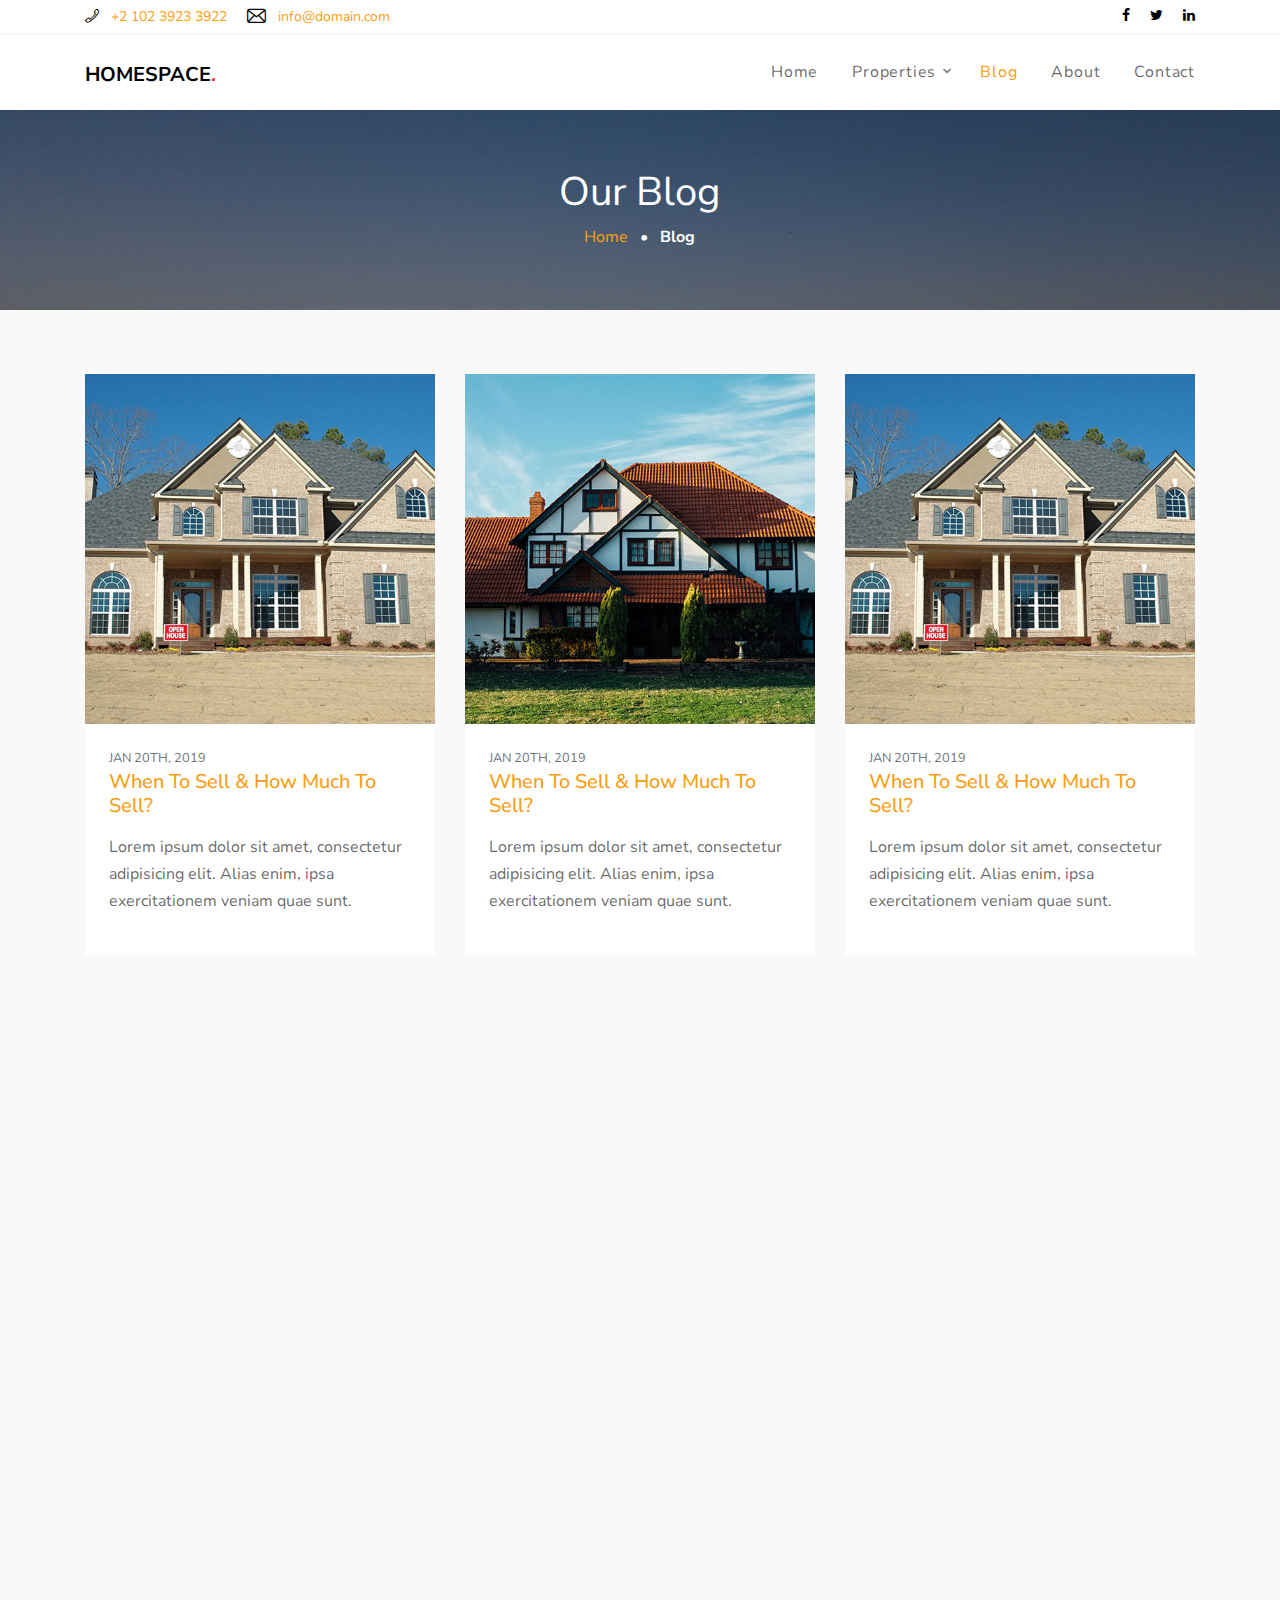
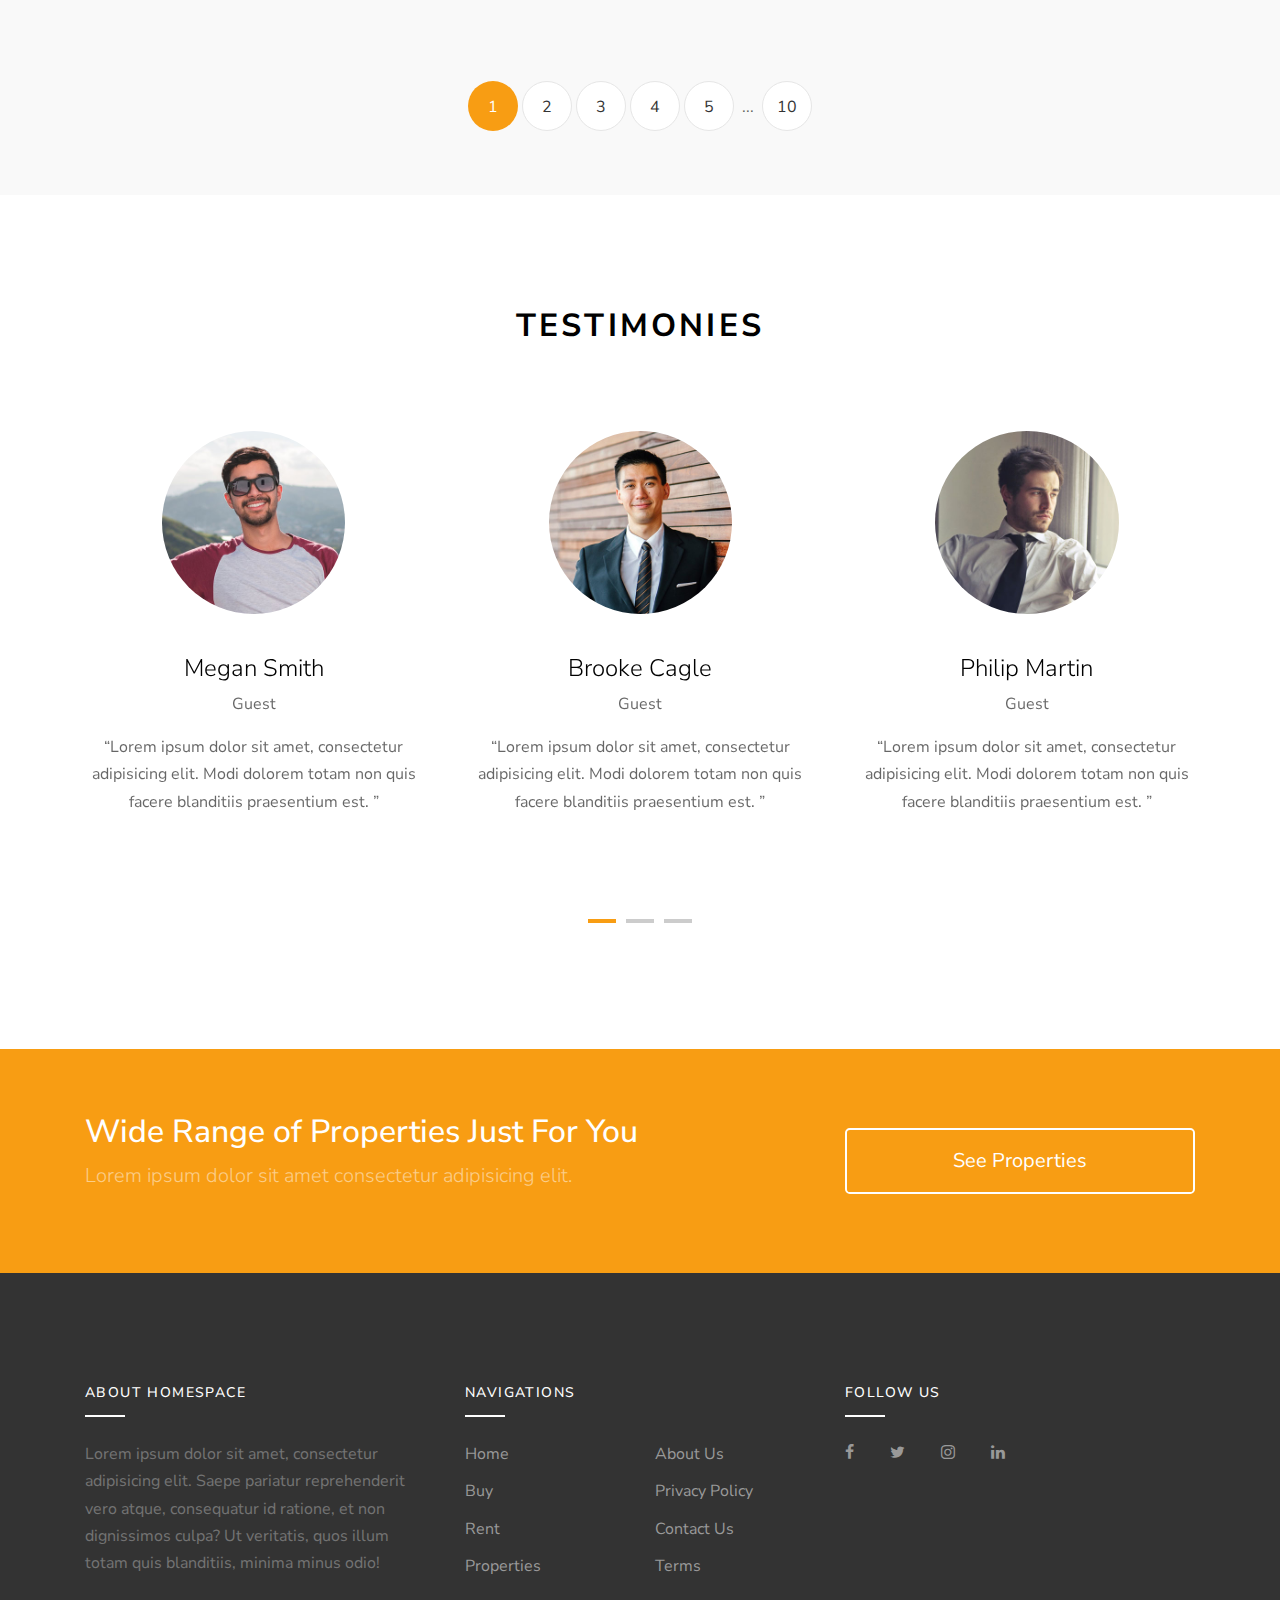
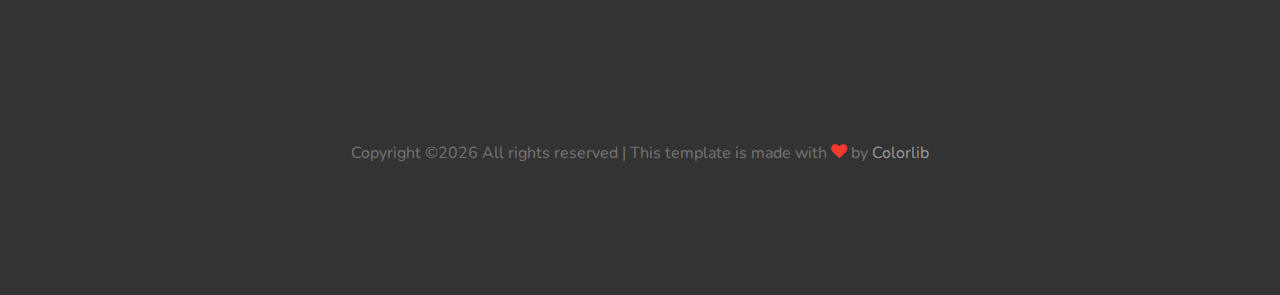
<file: homespace/blog.html>
<!DOCTYPE html>
<html lang="en">
  <head>
    <title>HomeSpace &mdash; Colorlib Website Template</title>
    <meta charset="utf-8">
    <meta name="viewport" content="width=device-width, initial-scale=1, shrink-to-fit=no">

    <link rel="stylesheet" href="https://fonts.googleapis.com/css?family=Nunito+Sans:200,300,400,700,900|Roboto+Mono:300,400,500"> 
    <link rel="stylesheet" href="fonts/icomoon/style.css">

    <link rel="stylesheet" href="css/bootstrap.min.css">
    <link rel="stylesheet" href="css/magnific-popup.css">
    <link rel="stylesheet" href="css/jquery-ui.css">
    <link rel="stylesheet" href="css/owl.carousel.min.css">
    <link rel="stylesheet" href="css/owl.theme.default.min.css">
    <link rel="stylesheet" href="css/bootstrap-datepicker.css">
    <link rel="stylesheet" href="css/mediaelementplayer.css">
    <link rel="stylesheet" href="css/animate.css">
    <link rel="stylesheet" href="fonts/flaticon/font/flaticon.css">
    <link rel="stylesheet" href="css/fl-bigmug-line.css">
    
  
    <link rel="stylesheet" href="css/aos.css">

    <link rel="stylesheet" href="css/style.css">
    
  </head>
  <body>
  
  <div class="site-loader"></div>
  
  <div class="site-wrap">

    <div class="site-mobile-menu">
      <div class="site-mobile-menu-header">
        <div class="site-mobile-menu-close mt-3">
          <span class="icon-close2 js-menu-toggle"></span>
        </div>
      </div>
      <div class="site-mobile-menu-body"></div>
    </div> <!-- .site-mobile-menu -->
    
    <div class="border-bottom bg-white top-bar">
      <div class="container">
        <div class="row align-items-center">
          <div class="col-6 col-md-6">
            <p class="mb-0">
              <a href="#" class="mr-3"><span class="text-black fl-bigmug-line-phone351"></span> <span class="d-none d-md-inline-block ml-2">+2 102 3923 3922</span></a>
              <a href="#"><span class="text-black fl-bigmug-line-email64"></span> <span class="d-none d-md-inline-block ml-2">info@domain.com</span></a>
            </p>  
          </div>
          <div class="col-6 col-md-6 text-right">
            <a href="#" class="mr-3"><span class="text-black icon-facebook"></span></a>
            <a href="#" class="mr-3"><span class="text-black icon-twitter"></span></a>
            <a href="#" class="mr-0"><span class="text-black icon-linkedin"></span></a>
          </div>
        </div>
      </div>
      
    </div>
    <div class="site-navbar">
        <div class="container py-1">
          <div class="row align-items-center">
            <div class="col-8 col-md-8 col-lg-4">
              <h1 class=""><a href="index.html" class="h5 text-uppercase text-black"><strong>HomeSpace<span class="text-danger">.</span></strong></a></h1>
            </div>
            <div class="col-4 col-md-4 col-lg-8">
              <nav class="site-navigation text-right text-md-right" role="navigation">

                <div class="d-inline-block d-lg-none ml-md-0 mr-auto py-3"><a href="#" class="site-menu-toggle js-menu-toggle text-black"><span class="icon-menu h3"></span></a></div>

                <ul class="site-menu js-clone-nav d-none d-lg-block">
                  <li>
                    <a href="index.html">Home</a>
                  </li>
                  <li class="has-children">
                    <a href="properties.html">Properties</a>
                    <ul class="dropdown">
                      <li><a href="#">Buy</a></li>
                      <li><a href="#">Rent</a></li>
                      <li><a href="#">Lease</a></li>
                      <li class="has-children">
                        <a href="#">Menu</a>
                        <ul class="dropdown">
                          <li><a href="#">Menu One</a></li>
                          <li><a href="#">Menu Two</a></li>
                          <li><a href="#">Menu Three</a></li>
                        </ul>
                      </li>
                    </ul>
                  </li>
                  <li class="active"><a href="blog.html">Blog</a></li>
                  <li><a href="about.html">About</a></li>
                  <li><a href="contact.html">Contact</a></li>
                </ul>
              </nav>
            </div>
           

          </div>
        </div>
      </div>
    </div>

    <div class="site-blocks-cover inner-page-cover overlay" style="background-image: url(images/hero_bg_2.jpg);" data-aos="fade" data-stellar-background-ratio="0.5">
      <div class="container">
        <div class="row align-items-center justify-content-center text-center">
          <div class="col-md-10">
            <h1 class="mb-2">Our Blog</h1>
            <div><a href="index.html">Home</a> <span class="mx-2 text-white">&bullet;</span> <strong class="text-white">Blog</strong></div>
          </div>
        </div>
      </div>
    </div>

    <div class="site-section site-section-sm bg-light">
      <div class="container">
        
        <div class="row mb-5">
          <div class="col-md-6 col-lg-4 mb-5" data-aos="fade-up" data-aos-delay="100">
            <a href="#"><img src="images/img_4.jpg" alt="Image" class="img-fluid"></a>
            <div class="p-4 bg-white">
              <span class="d-block text-secondary small text-uppercase">Jan 20th, 2019</span>
              <h2 class="h5 text-black mb-3"><a href="#">When To Sell &amp; How Much To Sell?</a></h2>
              <p>Lorem ipsum dolor sit amet, consectetur adipisicing elit. Alias enim, ipsa exercitationem veniam quae sunt.</p>
            </div>
          </div>
          <div class="col-md-6 col-lg-4 mb-5" data-aos="fade-up" data-aos-delay="200">
            <a href="#"><img src="images/img_2.jpg" alt="Image" class="img-fluid"></a>
            <div class="p-4 bg-white">
              <span class="d-block text-secondary small text-uppercase">Jan 20th, 2019</span>
              <h2 class="h5 text-black mb-3"><a href="#">When To Sell &amp; How Much To Sell?</a></h2>
              <p>Lorem ipsum dolor sit amet, consectetur adipisicing elit. Alias enim, ipsa exercitationem veniam quae sunt.</p>
            </div>
          </div>
          <div class="col-md-6 col-lg-4 mb-5" data-aos="fade-up" data-aos-delay="300">
            <a href="#"><img src="images/img_4.jpg" alt="Image" class="img-fluid"></a>
            <div class="p-4 bg-white">
              <span class="d-block text-secondary small text-uppercase">Jan 20th, 2019</span>
              <h2 class="h5 text-black mb-3"><a href="#">When To Sell &amp; How Much To Sell?</a></h2>
              <p>Lorem ipsum dolor sit amet, consectetur adipisicing elit. Alias enim, ipsa exercitationem veniam quae sunt.</p>
            </div>
          </div>

          <div class="col-md-6 col-lg-4 mb-5" data-aos="fade-up" data-aos-delay="100">
            <a href="#"><img src="images/img_5.jpg" alt="Image" class="img-fluid"></a>
            <div class="p-4 bg-white">
              <span class="d-block text-secondary small text-uppercase">Jan 20th, 2019</span>
              <h2 class="h5 text-black mb-3"><a href="#">When To Sell &amp; How Much To Sell?</a></h2>
              <p>Lorem ipsum dolor sit amet, consectetur adipisicing elit. Alias enim, ipsa exercitationem veniam quae sunt.</p>
            </div>
          </div>
          <div class="col-md-6 col-lg-4 mb-5" data-aos="fade-up" data-aos-delay="200">
            <a href="#"><img src="images/img_6.jpg" alt="Image" class="img-fluid"></a>
            <div class="p-4 bg-white">
              <span class="d-block text-secondary small text-uppercase">Jan 20th, 2019</span>
              <h2 class="h5 text-black mb-3"><a href="#">When To Sell &amp; How Much To Sell?</a></h2>
              <p>Lorem ipsum dolor sit amet, consectetur adipisicing elit. Alias enim, ipsa exercitationem veniam quae sunt.</p>
            </div>
          </div>
          <div class="col-md-6 col-lg-4 mb-5" data-aos="fade-up" data-aos-delay="300">
            <a href="#"><img src="images/img_3.jpg" alt="Image" class="img-fluid"></a>
            <div class="p-4 bg-white">
              <span class="d-block text-secondary small text-uppercase">Jan 20th, 2019</span>
              <h2 class="h5 text-black mb-3"><a href="#">When To Sell &amp; How Much To Sell?</a></h2>
              <p>Lorem ipsum dolor sit amet, consectetur adipisicing elit. Alias enim, ipsa exercitationem veniam quae sunt.</p>
            </div>
          </div>

        </div>
        <div class="row">
          <div class="col-md-12 text-center">
            <div class="site-pagination">
              <a href="#" class="active">1</a>
              <a href="#">2</a>
              <a href="#">3</a>
              <a href="#">4</a>
              <a href="#">5</a>
              <span>...</span>
              <a href="#">10</a>
            </div>
          </div>  
        </div>
        
      </div>
    </div>

    
    <div class="site-section">
    <div class="container">
      <div class="row mb-5 justify-content-center">
        <div class="col-md-7">
          <div class="site-section-title text-center">
            <h2>Testimonies</h2>
          </div>
        </div>
      </div>
      <div class="row block-13">

        <div class="nonloop-block-13 owl-carousel">

          <div class="slide-item">
            <div class="team-member text-center">
              <img src="images/person_1.jpg" alt="Image" class="img-fluid mb-4 w-50 rounded-circle mx-auto">
              <div class="text p-3">
                <h2 class="mb-2 font-weight-light text-black h4">Megan Smith</h2>
                <span class="d-block mb-3 text-white-opacity-05">Guest</span>
                <p class="mb-5">&ldquo;Lorem ipsum dolor sit amet, consectetur adipisicing elit. Modi dolorem totam non quis facere blanditiis praesentium est. &rdquo;</p>
                
              </div>
            </div>
          </div>

          <div class="slide-item">
            <div class="team-member text-center">
              <img src="images/person_2.jpg" alt="Image" class="img-fluid mb-4 w-50 rounded-circle mx-auto">
              <div class="text p-3">
                <h2 class="mb-2 font-weight-light text-black h4">Brooke Cagle</h2>
                <span class="d-block mb-3 text-white-opacity-05">Guest</span>
                <p class="mb-5">&ldquo;Lorem ipsum dolor sit amet, consectetur adipisicing elit. Modi dolorem totam non quis facere blanditiis praesentium est. &rdquo;</p>
                
              </div>
            </div>
          </div>

          <div class="slide-item">
            <div class="team-member text-center">
              <img src="images/person_3.jpg" alt="Image" class="img-fluid mb-4 w-50 rounded-circle mx-auto">
              <div class="text p-3">
                <h2 class="mb-2 font-weight-light text-black h4">Philip Martin</h2>
                <span class="d-block mb-3 text-white-opacity-05">Guest</span>
                <p class="mb-5">&ldquo;Lorem ipsum dolor sit amet, consectetur adipisicing elit. Modi dolorem totam non quis facere blanditiis praesentium est. &rdquo;</p>
                
              </div>
            </div>
          </div>

          <div class="slide-item">
            <div class="team-member text-center">
              <img src="images/person_1.jpg" alt="Image" class="img-fluid mb-4 w-50 rounded-circle mx-auto">
              <div class="text p-3">
                <h2 class="mb-2 font-weight-light text-black h4">Megan Smith</h2>
                <span class="d-block mb-3 text-white-opacity-05">Guest</span>
                <p class="mb-5">&ldquo;Lorem ipsum dolor sit amet, consectetur adipisicing elit. Modi dolorem totam non quis facere blanditiis praesentium est. &rdquo;</p>
                
              </div>
            </div>
          </div>

          <div class="slide-item">
            <div class="team-member text-center">
              <img src="images/person_2.jpg" alt="Image" class="img-fluid mb-4 w-50 rounded-circle mx-auto">
              <div class="text p-3">
                <h2 class="mb-2 font-weight-light text-black h4">Brooke Cagle</h2>
                <span class="d-block mb-3 text-white-opacity-05">Guest</span>
                <p class="mb-5">&ldquo;Lorem ipsum dolor sit amet, consectetur adipisicing elit. Modi dolorem totam non quis facere blanditiis praesentium est. &rdquo;</p>
                
              </div>
            </div>
          </div>

          <div class="slide-item">
            <div class="team-member text-center">
              <img src="images/person_3.jpg" alt="Image" class="img-fluid mb-4 w-50 rounded-circle mx-auto">
              <div class="text p-3">
                <h2 class="mb-2 font-weight-light text-black h4">Philip Martin</h2>
                <span class="d-block mb-3 text-white-opacity-05">Guest</span>
                <p class="mb-5">&ldquo;Lorem ipsum dolor sit amet, consectetur adipisicing elit. Modi dolorem totam non quis facere blanditiis praesentium est. &rdquo;</p>
                
              </div>
            </div>
          </div>

          <div class="slide-item">
            <div class="team-member text-center">
              <img src="images/person_1.jpg" alt="Image" class="img-fluid mb-4 w-50 rounded-circle mx-auto">
              <div class="text p-3">
                <h2 class="mb-2 font-weight-light text-black h4">Megan Smith</h2>
                <span class="d-block mb-3 text-white-opacity-05">Guest</span>
                <p class="mb-5">&ldquo;Lorem ipsum dolor sit amet, consectetur adipisicing elit. Modi dolorem totam non quis facere blanditiis praesentium est. &rdquo;</p>
                
              </div>
            </div>
          </div>

          <div class="slide-item">
            <div class="team-member text-center">
              <img src="images/person_2.jpg" alt="Image" class="img-fluid mb-4 w-50 rounded-circle mx-auto">
              <div class="text p-3">
                <h2 class="mb-2 font-weight-light text-black h4">Brooke Cagle</h2>
                <span class="d-block mb-3 text-white-opacity-05">Guest</span>
                <p class="mb-5">&ldquo;Lorem ipsum dolor sit amet, consectetur adipisicing elit. Modi dolorem totam non quis facere blanditiis praesentium est. &rdquo;</p>
                
              </div>
            </div>
          </div>

          <div class="slide-item">
            <div class="team-member text-center">
              <img src="images/person_3.jpg" alt="Image" class="img-fluid mb-4 w-50 rounded-circle mx-auto">
              <div class="text p-3">
                <h2 class="mb-2 font-weight-light text-black h4">Philip Martin</h2>
                <span class="d-block mb-3 text-white-opacity-05">Guest</span>
                <p class="mb-5">&ldquo;Lorem ipsum dolor sit amet, consectetur adipisicing elit. Modi dolorem totam non quis facere blanditiis praesentium est. &rdquo;</p>
                
              </div>
            </div>
          </div>

        </div>

        </div>
      </div>
    </div>


    

    <div class="site-section site-section-sm bg-primary">
      <div class="container">
        <div class="row align-items-center">
          <div class="col-md-8">
            <h2 class="text-white">Wide Range of Properties Just For You</h2>
            <p class="lead text-white-5">Lorem ipsum dolor sit amet consectetur adipisicing elit.</p>
          </div>
          <div class="col-md-4 text-center">
            <a href="#" class="btn btn-outline-primary btn-block py-3 btn-lg">See Properties</a>
          </div>
        </div>
      </div>
    </div>
    

    <footer class="site-footer">
      <div class="container">
        <div class="row">
          <div class="col-lg-4">
            <div class="mb-5">
              <h3 class="footer-heading mb-4">About HomeSpace</h3>
              <p>Lorem ipsum dolor sit amet, consectetur adipisicing elit. Saepe pariatur reprehenderit vero atque, consequatur id ratione, et non dignissimos culpa? Ut veritatis, quos illum totam quis blanditiis, minima minus odio!</p>
            </div>

            
            
          </div>
          <div class="col-lg-4 mb-5 mb-lg-0">
            <div class="row mb-5">
              <div class="col-md-12">
                <h3 class="footer-heading mb-4">Navigations</h3>
              </div>
              <div class="col-md-6 col-lg-6">
                <ul class="list-unstyled">
                  <li><a href="#">Home</a></li>
                  <li><a href="#">Buy</a></li>
                  <li><a href="#">Rent</a></li>
                  <li><a href="#">Properties</a></li>
                </ul>
              </div>
              <div class="col-md-6 col-lg-6">
                <ul class="list-unstyled">
                  <li><a href="#">About Us</a></li>
                  <li><a href="#">Privacy Policy</a></li>
                  <li><a href="#">Contact Us</a></li>
                  <li><a href="#">Terms</a></li>
                </ul>
              </div>
            </div>


          </div>

          <div class="col-lg-4 mb-5 mb-lg-0">
            <h3 class="footer-heading mb-4">Follow Us</h3>

                <div>
                  <a href="#" class="pl-0 pr-3"><span class="icon-facebook"></span></a>
                  <a href="#" class="pl-3 pr-3"><span class="icon-twitter"></span></a>
                  <a href="#" class="pl-3 pr-3"><span class="icon-instagram"></span></a>
                  <a href="#" class="pl-3 pr-3"><span class="icon-linkedin"></span></a>
                </div>

            

          </div>
          
        </div>
        <div class="row pt-5 mt-5 text-center">
          <div class="col-md-12">
            <p>
            <!-- Link back to Colorlib can't be removed. Template is licensed under CC BY 3.0. -->
            Copyright &copy;</script><script>document.write(new Date().getFullYear());</script> All rights reserved | This template is made with <i class="icon-heart text-danger" aria-hidden="true"></i> by <a href="https://colorlib.com" target="_blank" >Colorlib</a>
            <!-- Link back to Colorlib can't be removed. Template is licensed under CC BY 3.0. -->
            </p>
          </div>
          
        </div>
      </div>
    </footer>

  </div>

  <script src="js/jquery-3.3.1.min.js"></script>
  <script src="js/jquery-migrate-3.0.1.min.js"></script>
  <script src="js/jquery-ui.js"></script>
  <script src="js/popper.min.js"></script>
  <script src="js/bootstrap.min.js"></script>
  <script src="js/owl.carousel.min.js"></script>
  <script src="js/mediaelement-and-player.min.js"></script>
  <script src="js/jquery.stellar.min.js"></script>
  <script src="js/jquery.countdown.min.js"></script>
  <script src="js/jquery.magnific-popup.min.js"></script>
  <script src="js/bootstrap-datepicker.min.js"></script>
  <script src="js/aos.js"></script>

  <script src="js/main.js"></script>
    
  </body>
</html>
</file>
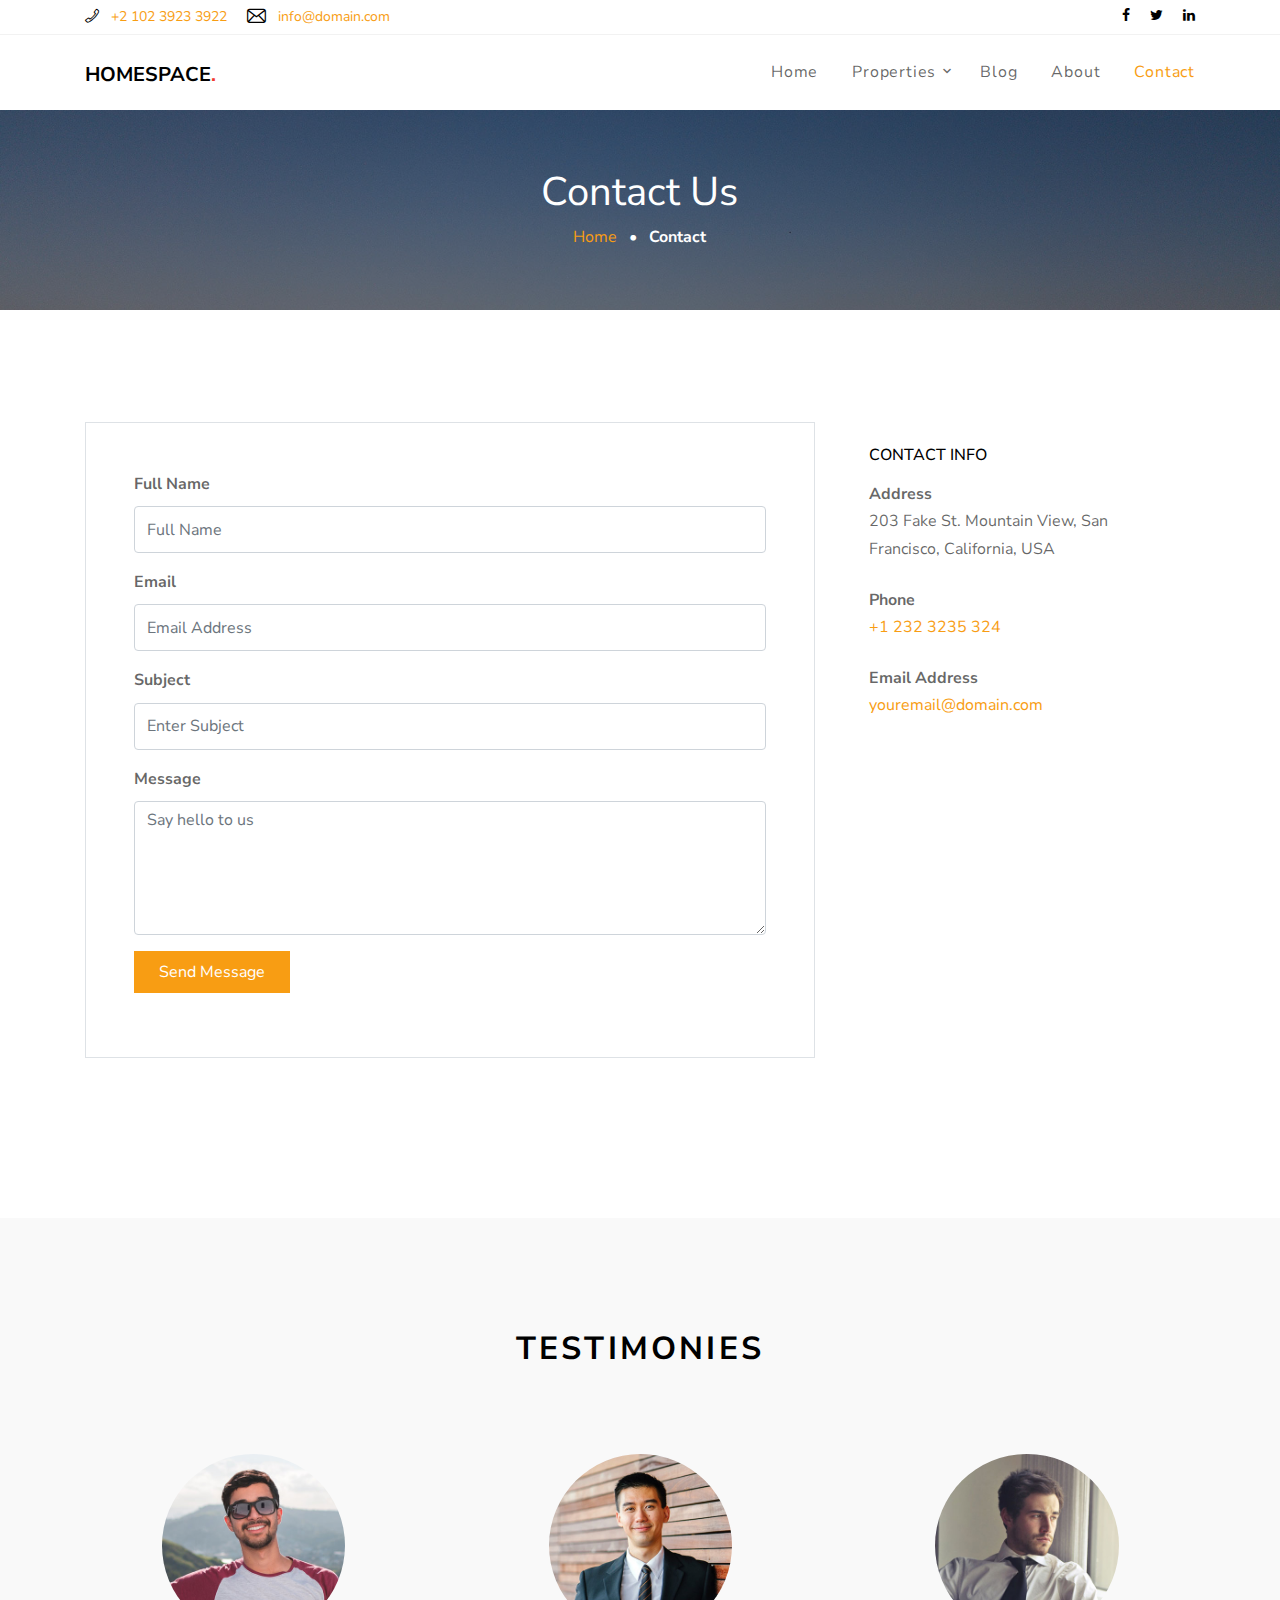
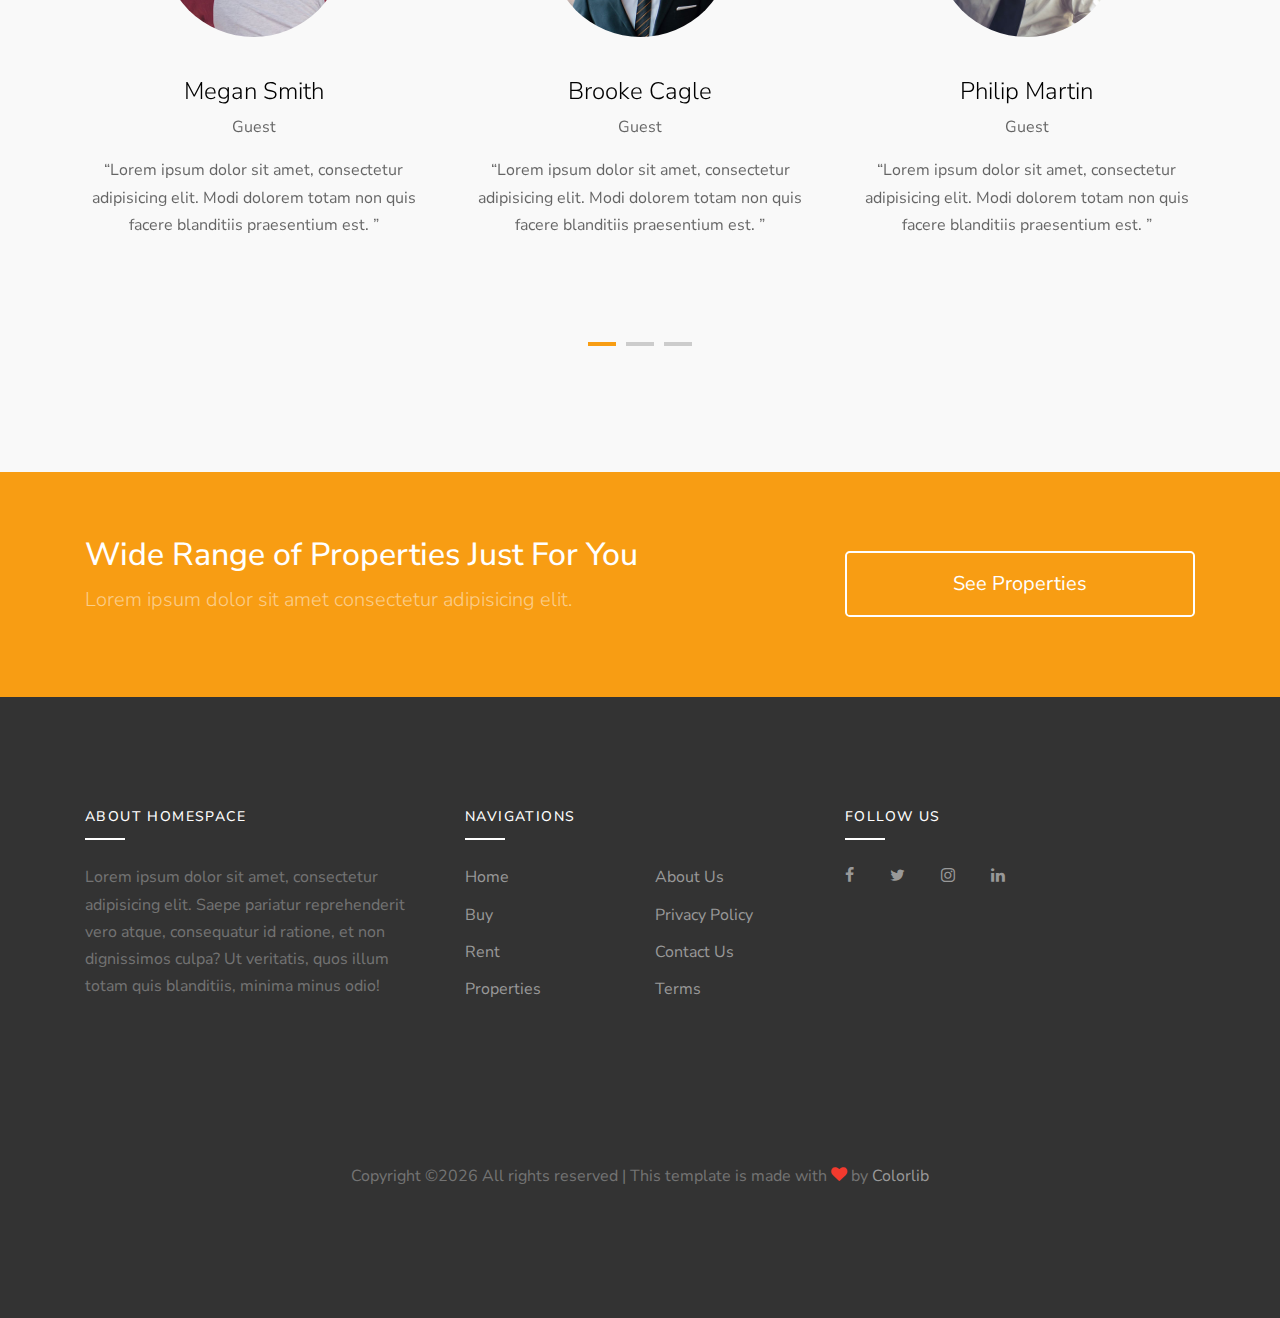
<file: homespace/contact.html>
<!DOCTYPE html>
<html lang="en">
  <head>
    <title>HomeSpace &mdash; Colorlib Website Template</title>
    <meta charset="utf-8">
    <meta name="viewport" content="width=device-width, initial-scale=1, shrink-to-fit=no">

    <link rel="stylesheet" href="https://fonts.googleapis.com/css?family=Nunito+Sans:200,300,400,700,900|Roboto+Mono:300,400,500"> 
    <link rel="stylesheet" href="fonts/icomoon/style.css">

    <link rel="stylesheet" href="css/bootstrap.min.css">
    <link rel="stylesheet" href="css/magnific-popup.css">
    <link rel="stylesheet" href="css/jquery-ui.css">
    <link rel="stylesheet" href="css/owl.carousel.min.css">
    <link rel="stylesheet" href="css/owl.theme.default.min.css">
    <link rel="stylesheet" href="css/bootstrap-datepicker.css">
    <link rel="stylesheet" href="css/mediaelementplayer.css">
    <link rel="stylesheet" href="css/animate.css">
    <link rel="stylesheet" href="fonts/flaticon/font/flaticon.css">
    <link rel="stylesheet" href="css/fl-bigmug-line.css">
    
  
    <link rel="stylesheet" href="css/aos.css">

    <link rel="stylesheet" href="css/style.css">
    
  </head>
  <body>
  
  <div class="site-loader"></div>
  
  <div class="site-wrap">

    <div class="site-mobile-menu">
      <div class="site-mobile-menu-header">
        <div class="site-mobile-menu-close mt-3">
          <span class="icon-close2 js-menu-toggle"></span>
        </div>
      </div>
      <div class="site-mobile-menu-body"></div>
    </div> <!-- .site-mobile-menu -->
    
    <div class="border-bottom bg-white top-bar">
      <div class="container">
        <div class="row align-items-center">
          <div class="col-6 col-md-6">
            <p class="mb-0">
              <a href="#" class="mr-3"><span class="text-black fl-bigmug-line-phone351"></span> <span class="d-none d-md-inline-block ml-2">+2 102 3923 3922</span></a>
              <a href="#"><span class="text-black fl-bigmug-line-email64"></span> <span class="d-none d-md-inline-block ml-2">info@domain.com</span></a>
            </p>  
          </div>
          <div class="col-6 col-md-6 text-right">
            <a href="#" class="mr-3"><span class="text-black icon-facebook"></span></a>
            <a href="#" class="mr-3"><span class="text-black icon-twitter"></span></a>
            <a href="#" class="mr-0"><span class="text-black icon-linkedin"></span></a>
          </div>
        </div>
      </div>
      
    </div>
    <div class="site-navbar">
        <div class="container py-1">
          <div class="row align-items-center">
            <div class="col-8 col-md-8 col-lg-4">
              <h1 class=""><a href="index.html" class="h5 text-uppercase text-black"><strong>HomeSpace<span class="text-danger">.</span></strong></a></h1>
            </div>
            <div class="col-4 col-md-4 col-lg-8">
              <nav class="site-navigation text-right text-md-right" role="navigation">

                <div class="d-inline-block d-lg-none ml-md-0 mr-auto py-3"><a href="#" class="site-menu-toggle js-menu-toggle text-black"><span class="icon-menu h3"></span></a></div>

                <ul class="site-menu js-clone-nav d-none d-lg-block">
                  <li>
                    <a href="index.html">Home</a>
                  </li>
                  <li class="has-children">
                    <a href="properties.html">Properties</a>
                    <ul class="dropdown">
                      <li><a href="#">Buy</a></li>
                      <li><a href="#">Rent</a></li>
                      <li><a href="#">Lease</a></li>
                      <li class="has-children">
                        <a href="#">Menu</a>
                        <ul class="dropdown">
                          <li><a href="#">Menu One</a></li>
                          <li><a href="#">Menu Two</a></li>
                          <li><a href="#">Menu Three</a></li>
                        </ul>
                      </li>
                    </ul>
                  </li>
                  <li><a href="blog.html">Blog</a></li>
                  <li><a href="about.html">About</a></li>
                  <li class="active"><a href="contact.html">Contact</a></li>
                </ul>
              </nav>
            </div>
           

          </div>
        </div>
      </div>
    </div>

    <div class="site-blocks-cover inner-page-cover overlay" style="background-image: url(images/hero_bg_2.jpg);" data-aos="fade" data-stellar-background-ratio="0.5">
      <div class="container">
        <div class="row align-items-center justify-content-center text-center">
          <div class="col-md-10">
            <h1 class="mb-2">Contact Us</h1>
            <div><a href="index.html">Home</a> <span class="mx-2 text-white">&bullet;</span> <strong class="text-white">Contact</strong></div>
          </div>
        </div>
      </div>
    </div>

    <div class="site-section">
      <div class="container">
        <div class="row">
       
          <div class="col-md-12 col-lg-8 mb-5">
          
            
          
            <form action="#" class="p-5 bg-white border">

              <div class="row form-group">
                <div class="col-md-12 mb-3 mb-md-0">
                  <label class="font-weight-bold" for="fullname">Full Name</label>
                  <input type="text" id="fullname" class="form-control" placeholder="Full Name">
                </div>
              </div>
              <div class="row form-group">
                <div class="col-md-12">
                  <label class="font-weight-bold" for="email">Email</label>
                  <input type="email" id="email" class="form-control" placeholder="Email Address">
                </div>
              </div>
              <div class="row form-group">
                <div class="col-md-12">
                  <label class="font-weight-bold" for="email">Subject</label>
                  <input type="text" id="subject" class="form-control" placeholder="Enter Subject">
                </div>
              </div>
              

              <div class="row form-group">
                <div class="col-md-12">
                  <label class="font-weight-bold" for="message">Message</label> 
                  <textarea name="message" id="message" cols="30" rows="5" class="form-control" placeholder="Say hello to us"></textarea>
                </div>
              </div>

              <div class="row form-group">
                <div class="col-md-12">
                  <input type="submit" value="Send Message" class="btn btn-primary  py-2 px-4 rounded-0">
                </div>
              </div>

  
            </form>
          </div>

          <div class="col-lg-4">
            <div class="p-4 mb-3 bg-white">
              <h3 class="h6 text-black mb-3 text-uppercase">Contact Info</h3>
              <p class="mb-0 font-weight-bold">Address</p>
              <p class="mb-4">203 Fake St. Mountain View, San Francisco, California, USA</p>

              <p class="mb-0 font-weight-bold">Phone</p>
              <p class="mb-4"><a href="#">+1 232 3235 324</a></p>

              <p class="mb-0 font-weight-bold">Email Address</p>
              <p class="mb-0"><a href="#">youremail@domain.com</a></p>

            </div>
            
          </div>
        </div>
      </div>
    </div>


    
    <div class="site-section bg-light">
    <div class="container">
      <div class="row mb-5 justify-content-center">
        <div class="col-md-7">
          <div class="site-section-title text-center">
            <h2>Testimonies</h2>
          </div>
        </div>
      </div>
      <div class="row block-13">

        <div class="nonloop-block-13 owl-carousel">

          <div class="slide-item">
            <div class="team-member text-center">
              <img src="images/person_1.jpg" alt="Image" class="img-fluid mb-4 w-50 rounded-circle mx-auto">
              <div class="text p-3">
                <h2 class="mb-2 font-weight-light text-black h4">Megan Smith</h2>
                <span class="d-block mb-3 text-white-opacity-05">Guest</span>
                <p class="mb-5">&ldquo;Lorem ipsum dolor sit amet, consectetur adipisicing elit. Modi dolorem totam non quis facere blanditiis praesentium est. &rdquo;</p>
                
              </div>
            </div>
          </div>

          <div class="slide-item">
            <div class="team-member text-center">
              <img src="images/person_2.jpg" alt="Image" class="img-fluid mb-4 w-50 rounded-circle mx-auto">
              <div class="text p-3">
                <h2 class="mb-2 font-weight-light text-black h4">Brooke Cagle</h2>
                <span class="d-block mb-3 text-white-opacity-05">Guest</span>
                <p class="mb-5">&ldquo;Lorem ipsum dolor sit amet, consectetur adipisicing elit. Modi dolorem totam non quis facere blanditiis praesentium est. &rdquo;</p>
                
              </div>
            </div>
          </div>

          <div class="slide-item">
            <div class="team-member text-center">
              <img src="images/person_3.jpg" alt="Image" class="img-fluid mb-4 w-50 rounded-circle mx-auto">
              <div class="text p-3">
                <h2 class="mb-2 font-weight-light text-black h4">Philip Martin</h2>
                <span class="d-block mb-3 text-white-opacity-05">Guest</span>
                <p class="mb-5">&ldquo;Lorem ipsum dolor sit amet, consectetur adipisicing elit. Modi dolorem totam non quis facere blanditiis praesentium est. &rdquo;</p>
                
              </div>
            </div>
          </div>

          <div class="slide-item">
            <div class="team-member text-center">
              <img src="images/person_1.jpg" alt="Image" class="img-fluid mb-4 w-50 rounded-circle mx-auto">
              <div class="text p-3">
                <h2 class="mb-2 font-weight-light text-black h4">Megan Smith</h2>
                <span class="d-block mb-3 text-white-opacity-05">Guest</span>
                <p class="mb-5">&ldquo;Lorem ipsum dolor sit amet, consectetur adipisicing elit. Modi dolorem totam non quis facere blanditiis praesentium est. &rdquo;</p>
                
              </div>
            </div>
          </div>

          <div class="slide-item">
            <div class="team-member text-center">
              <img src="images/person_2.jpg" alt="Image" class="img-fluid mb-4 w-50 rounded-circle mx-auto">
              <div class="text p-3">
                <h2 class="mb-2 font-weight-light text-black h4">Brooke Cagle</h2>
                <span class="d-block mb-3 text-white-opacity-05">Guest</span>
                <p class="mb-5">&ldquo;Lorem ipsum dolor sit amet, consectetur adipisicing elit. Modi dolorem totam non quis facere blanditiis praesentium est. &rdquo;</p>
                
              </div>
            </div>
          </div>

          <div class="slide-item">
            <div class="team-member text-center">
              <img src="images/person_3.jpg" alt="Image" class="img-fluid mb-4 w-50 rounded-circle mx-auto">
              <div class="text p-3">
                <h2 class="mb-2 font-weight-light text-black h4">Philip Martin</h2>
                <span class="d-block mb-3 text-white-opacity-05">Guest</span>
                <p class="mb-5">&ldquo;Lorem ipsum dolor sit amet, consectetur adipisicing elit. Modi dolorem totam non quis facere blanditiis praesentium est. &rdquo;</p>
                
              </div>
            </div>
          </div>

          <div class="slide-item">
            <div class="team-member text-center">
              <img src="images/person_1.jpg" alt="Image" class="img-fluid mb-4 w-50 rounded-circle mx-auto">
              <div class="text p-3">
                <h2 class="mb-2 font-weight-light text-black h4">Megan Smith</h2>
                <span class="d-block mb-3 text-white-opacity-05">Guest</span>
                <p class="mb-5">&ldquo;Lorem ipsum dolor sit amet, consectetur adipisicing elit. Modi dolorem totam non quis facere blanditiis praesentium est. &rdquo;</p>
                
              </div>
            </div>
          </div>

          <div class="slide-item">
            <div class="team-member text-center">
              <img src="images/person_2.jpg" alt="Image" class="img-fluid mb-4 w-50 rounded-circle mx-auto">
              <div class="text p-3">
                <h2 class="mb-2 font-weight-light text-black h4">Brooke Cagle</h2>
                <span class="d-block mb-3 text-white-opacity-05">Guest</span>
                <p class="mb-5">&ldquo;Lorem ipsum dolor sit amet, consectetur adipisicing elit. Modi dolorem totam non quis facere blanditiis praesentium est. &rdquo;</p>
                
              </div>
            </div>
          </div>

          <div class="slide-item">
            <div class="team-member text-center">
              <img src="images/person_3.jpg" alt="Image" class="img-fluid mb-4 w-50 rounded-circle mx-auto">
              <div class="text p-3">
                <h2 class="mb-2 font-weight-light text-black h4">Philip Martin</h2>
                <span class="d-block mb-3 text-white-opacity-05">Guest</span>
                <p class="mb-5">&ldquo;Lorem ipsum dolor sit amet, consectetur adipisicing elit. Modi dolorem totam non quis facere blanditiis praesentium est. &rdquo;</p>
                
              </div>
            </div>
          </div>

        </div>

        </div>
      </div>
    </div>


    

    <div class="site-section site-section-sm bg-primary">
      <div class="container">
        <div class="row align-items-center">
          <div class="col-md-8">
            <h2 class="text-white">Wide Range of Properties Just For You</h2>
            <p class="lead text-white-5">Lorem ipsum dolor sit amet consectetur adipisicing elit.</p>
          </div>
          <div class="col-md-4 text-center">
            <a href="#" class="btn btn-outline-primary btn-block py-3 btn-lg">See Properties</a>
          </div>
        </div>
      </div>
    </div>
    

    <footer class="site-footer">
      <div class="container">
        <div class="row">
          <div class="col-lg-4">
            <div class="mb-5">
              <h3 class="footer-heading mb-4">About HomeSpace</h3>
              <p>Lorem ipsum dolor sit amet, consectetur adipisicing elit. Saepe pariatur reprehenderit vero atque, consequatur id ratione, et non dignissimos culpa? Ut veritatis, quos illum totam quis blanditiis, minima minus odio!</p>
            </div>

            
            
          </div>
          <div class="col-lg-4 mb-5 mb-lg-0">
            <div class="row mb-5">
              <div class="col-md-12">
                <h3 class="footer-heading mb-4">Navigations</h3>
              </div>
              <div class="col-md-6 col-lg-6">
                <ul class="list-unstyled">
                  <li><a href="#">Home</a></li>
                  <li><a href="#">Buy</a></li>
                  <li><a href="#">Rent</a></li>
                  <li><a href="#">Properties</a></li>
                </ul>
              </div>
              <div class="col-md-6 col-lg-6">
                <ul class="list-unstyled">
                  <li><a href="#">About Us</a></li>
                  <li><a href="#">Privacy Policy</a></li>
                  <li><a href="#">Contact Us</a></li>
                  <li><a href="#">Terms</a></li>
                </ul>
              </div>
            </div>


          </div>

          <div class="col-lg-4 mb-5 mb-lg-0">
            <h3 class="footer-heading mb-4">Follow Us</h3>

                <div>
                  <a href="#" class="pl-0 pr-3"><span class="icon-facebook"></span></a>
                  <a href="#" class="pl-3 pr-3"><span class="icon-twitter"></span></a>
                  <a href="#" class="pl-3 pr-3"><span class="icon-instagram"></span></a>
                  <a href="#" class="pl-3 pr-3"><span class="icon-linkedin"></span></a>
                </div>

            

          </div>
          
        </div>
        <div class="row pt-5 mt-5 text-center">
          <div class="col-md-12">
            <p>
            <!-- Link back to Colorlib can't be removed. Template is licensed under CC BY 3.0. -->
            Copyright &copy;</script><script>document.write(new Date().getFullYear());</script> All rights reserved | This template is made with <i class="icon-heart text-danger" aria-hidden="true"></i> by <a href="https://colorlib.com" target="_blank" >Colorlib</a>
            <!-- Link back to Colorlib can't be removed. Template is licensed under CC BY 3.0. -->
            </p>
          </div>
          
        </div>
      </div>
    </footer>

  </div>

  <script src="js/jquery-3.3.1.min.js"></script>
  <script src="js/jquery-migrate-3.0.1.min.js"></script>
  <script src="js/jquery-ui.js"></script>
  <script src="js/popper.min.js"></script>
  <script src="js/bootstrap.min.js"></script>
  <script src="js/owl.carousel.min.js"></script>
  <script src="js/mediaelement-and-player.min.js"></script>
  <script src="js/jquery.stellar.min.js"></script>
  <script src="js/jquery.countdown.min.js"></script>
  <script src="js/jquery.magnific-popup.min.js"></script>
  <script src="js/bootstrap-datepicker.min.js"></script>
  <script src="js/aos.js"></script>

  <script src="js/main.js"></script>
    
  </body>
</html>
</file>
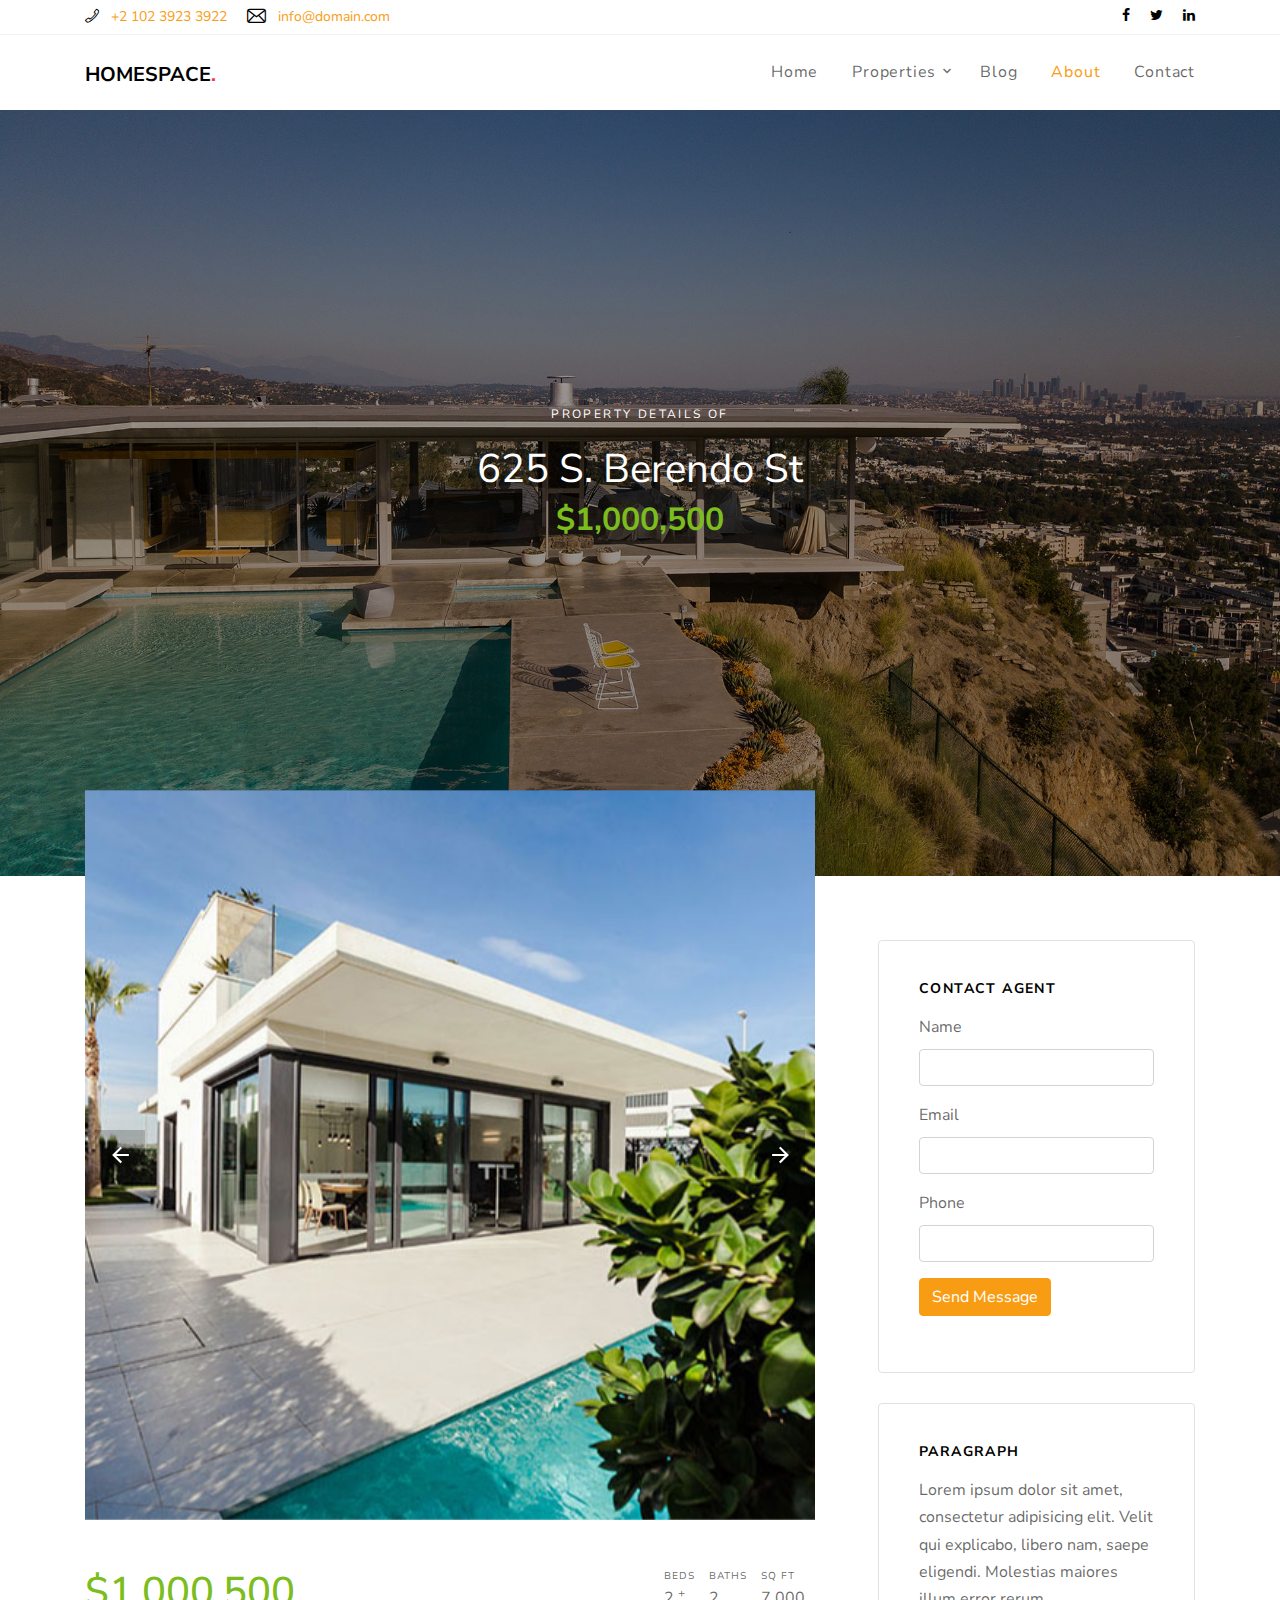
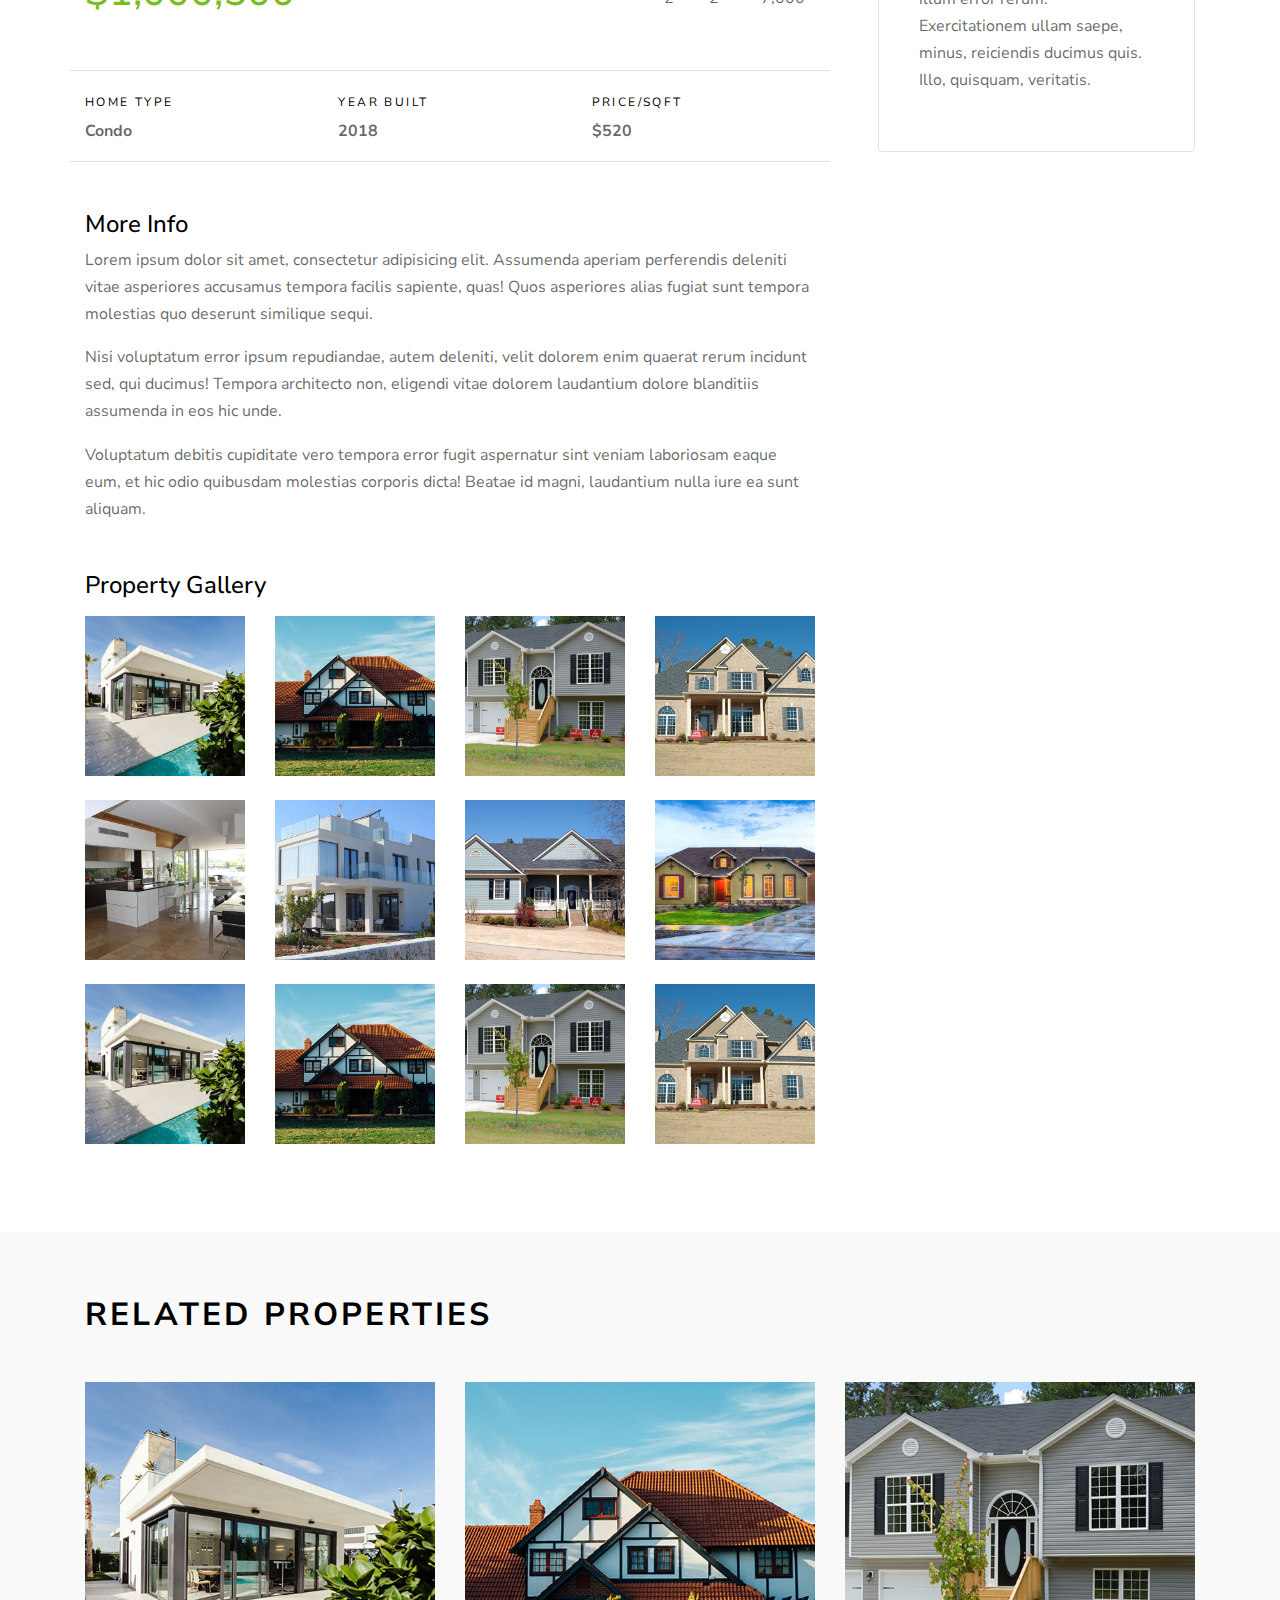
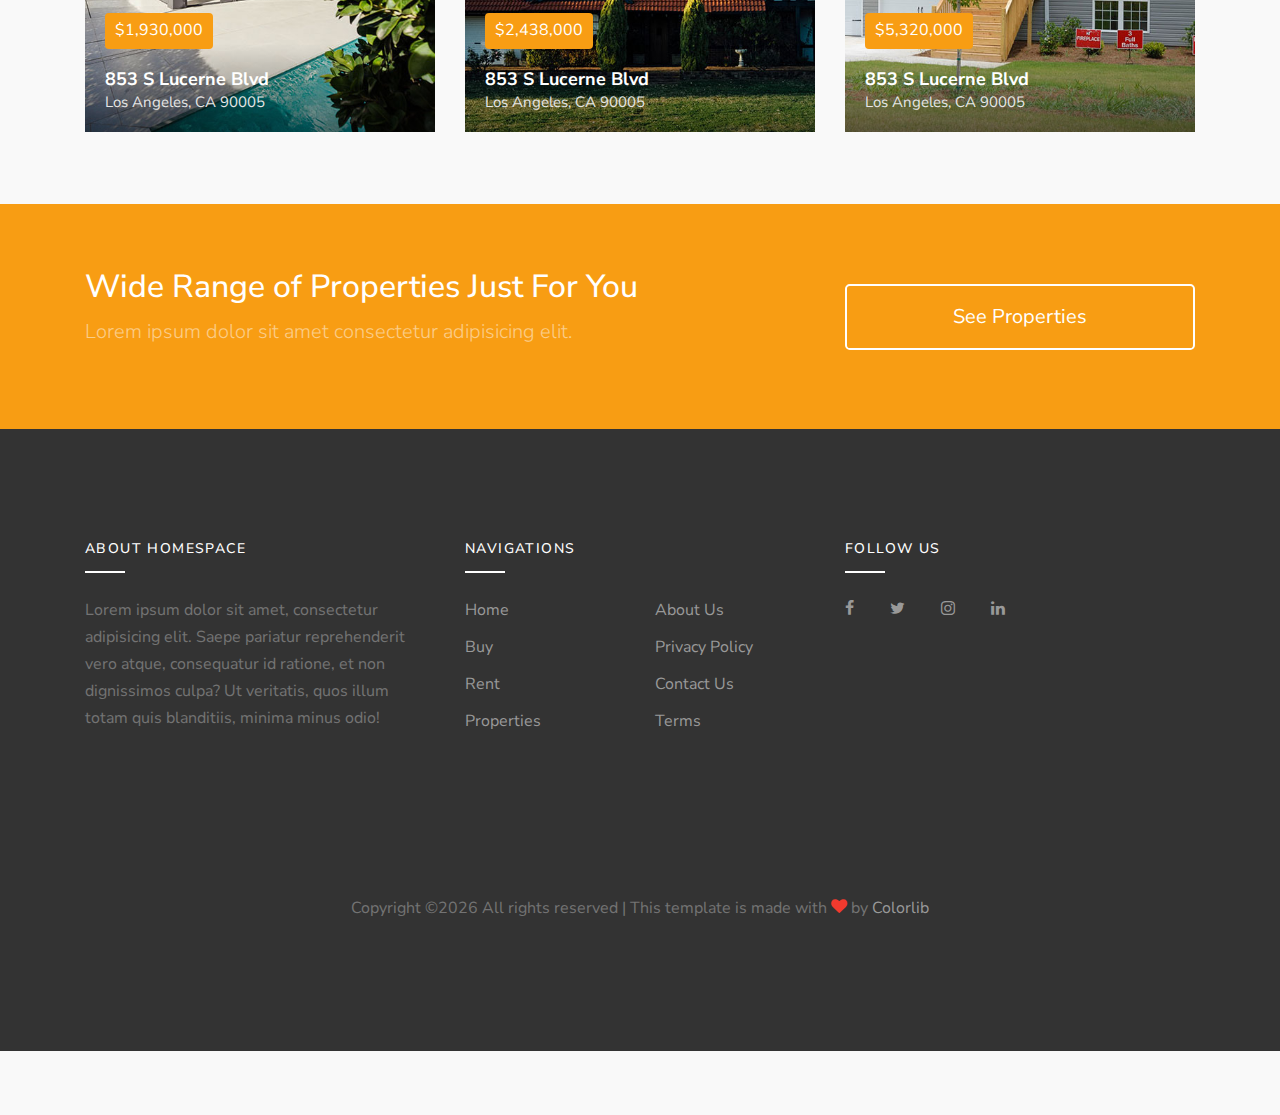
<file: homespace/property-details.html>
<!DOCTYPE html>
<html lang="en">
  <head>
    <title>HomeSpace &mdash; Colorlib Website Template</title>
    <meta charset="utf-8">
    <meta name="viewport" content="width=device-width, initial-scale=1, shrink-to-fit=no">

    <link rel="stylesheet" href="https://fonts.googleapis.com/css?family=Nunito+Sans:200,300,400,700,900|Roboto+Mono:300,400,500"> 
    <link rel="stylesheet" href="fonts/icomoon/style.css">

    <link rel="stylesheet" href="css/bootstrap.min.css">
    <link rel="stylesheet" href="css/magnific-popup.css">
    <link rel="stylesheet" href="css/jquery-ui.css">
    <link rel="stylesheet" href="css/owl.carousel.min.css">
    <link rel="stylesheet" href="css/owl.theme.default.min.css">
    <link rel="stylesheet" href="css/bootstrap-datepicker.css">
    <link rel="stylesheet" href="css/mediaelementplayer.css">
    <link rel="stylesheet" href="css/animate.css">
    <link rel="stylesheet" href="fonts/flaticon/font/flaticon.css">
    <link rel="stylesheet" href="css/fl-bigmug-line.css">
    
  
    <link rel="stylesheet" href="css/aos.css">

    <link rel="stylesheet" href="css/style.css">
    
  </head>
  <body>
  
  <div class="site-loader"></div>
  
  <div class="site-wrap">

    <div class="site-mobile-menu">
      <div class="site-mobile-menu-header">
        <div class="site-mobile-menu-close mt-3">
          <span class="icon-close2 js-menu-toggle"></span>
        </div>
      </div>
      <div class="site-mobile-menu-body"></div>
    </div> <!-- .site-mobile-menu -->
    
    <div class="border-bottom bg-white top-bar">
      <div class="container">
        <div class="row align-items-center">
          <div class="col-6 col-md-6">
            <p class="mb-0">
              <a href="#" class="mr-3"><span class="text-black fl-bigmug-line-phone351"></span> <span class="d-none d-md-inline-block ml-2">+2 102 3923 3922</span></a>
              <a href="#"><span class="text-black fl-bigmug-line-email64"></span> <span class="d-none d-md-inline-block ml-2">info@domain.com</span></a>
            </p>  
          </div>
          <div class="col-6 col-md-6 text-right">
            <a href="#" class="mr-3"><span class="text-black icon-facebook"></span></a>
            <a href="#" class="mr-3"><span class="text-black icon-twitter"></span></a>
            <a href="#" class="mr-0"><span class="text-black icon-linkedin"></span></a>
          </div>
        </div>
      </div>
      
    </div>
    <div class="site-navbar">
        <div class="container py-1">
          <div class="row align-items-center">
            <div class="col-8 col-md-8 col-lg-4">
              <h1 class=""><a href="index.html" class="h5 text-uppercase text-black"><strong>HomeSpace<span class="text-danger">.</span></strong></a></h1>
            </div>
            <div class="col-4 col-md-4 col-lg-8">
              <nav class="site-navigation text-right text-md-right" role="navigation">

                <div class="d-inline-block d-lg-none ml-md-0 mr-auto py-3"><a href="#" class="site-menu-toggle js-menu-toggle text-black"><span class="icon-menu h3"></span></a></div>

                <ul class="site-menu js-clone-nav d-none d-lg-block">
                  <li>
                    <a href="index.html">Home</a>
                  </li>
                  <li class="has-children">
                    <a href="properties.html">Properties</a>
                    <ul class="dropdown">
                      <li><a href="#">Buy</a></li>
                      <li><a href="#">Rent</a></li>
                      <li><a href="#">Lease</a></li>
                      <li class="has-children">
                        <a href="#">Menu</a>
                        <ul class="dropdown">
                          <li><a href="#">Menu One</a></li>
                          <li><a href="#">Menu Two</a></li>
                          <li><a href="#">Menu Three</a></li>
                        </ul>
                      </li>
                    </ul>
                  </li>
                  <li><a href="blog.html">Blog</a></li>
                  <li class="active"><a href="about.html">About</a></li>
                  <li><a href="contact.html">Contact</a></li>
                </ul>
              </nav>
            </div>
           

          </div>
        </div>
      </div>
    </div>


    <div class="site-blocks-cover overlay" style="background-image: url(images/hero_bg_2.jpg);" data-aos="fade" data-stellar-background-ratio="0.5">
      <div class="container">
        <div class="row align-items-center justify-content-center text-center">
          <div class="col-md-10">
            <span class="d-inline-block text-white px-3 mb-3 property-offer-type rounded">Property Details of</span>
            <h1 class="mb-2">625 S. Berendo St</h1>
            <p class="mb-5"><strong class="h2 text-success font-weight-bold">$1,000,500</strong></p>
          </div>
        </div>
      </div>
    </div>

    <div class="site-section site-section-sm">
      <div class="container">
        <div class="row">
          <div class="col-lg-8" style="margin-top: -150px;">
            <div class="mb-5">
              <div class="slide-one-item home-slider owl-carousel">
                <div><img src="images/img_1.jpg" alt="Image" class="img-fluid"></div>
                <div><img src="images/img_2.jpg" alt="Image" class="img-fluid"></div>
                <div><img src="images/img_3.jpg" alt="Image" class="img-fluid"></div>
              </div>
            </div>
            <div class="bg-white">
              <div class="row mb-5">
                <div class="col-md-6">
                  <strong class="text-success h1 mb-3">$1,000,500</strong>
                </div>
                <div class="col-md-6">
                  <ul class="property-specs-wrap mb-3 mb-lg-0  float-lg-right">
                  <li>
                    <span class="property-specs">Beds</span>
                    <span class="property-specs-number">2 <sup>+</sup></span>
                    
                  </li>
                  <li>
                    <span class="property-specs">Baths</span>
                    <span class="property-specs-number">2</span>
                    
                  </li>
                  <li>
                    <span class="property-specs">SQ FT</span>
                    <span class="property-specs-number">7,000</span>
                    
                  </li>
                </ul>
                </div>
              </div>
              <div class="row mb-5">
                <div class="col-md-6 col-lg-4 text-left border-bottom border-top py-3">
                  <span class="d-inline-block text-black mb-0 caption-text">Home Type</span>
                  <strong class="d-block">Condo</strong>
                </div>
                <div class="col-md-6 col-lg-4 text-left border-bottom border-top py-3">
                  <span class="d-inline-block text-black mb-0 caption-text">Year Built</span>
                  <strong class="d-block">2018</strong>
                </div>
                <div class="col-md-6 col-lg-4 text-left border-bottom border-top py-3">
                  <span class="d-inline-block text-black mb-0 caption-text">Price/Sqft</span>
                  <strong class="d-block">$520</strong>
                </div>
              </div>
              <h2 class="h4 text-black">More Info</h2>
              <p>Lorem ipsum dolor sit amet, consectetur adipisicing elit. Assumenda aperiam perferendis deleniti vitae asperiores accusamus tempora facilis sapiente, quas! Quos asperiores alias fugiat sunt tempora molestias quo deserunt similique sequi.</p>
              <p>Nisi voluptatum error ipsum repudiandae, autem deleniti, velit dolorem enim quaerat rerum incidunt sed, qui ducimus! Tempora architecto non, eligendi vitae dolorem laudantium dolore blanditiis assumenda in eos hic unde.</p>
              <p>Voluptatum debitis cupiditate vero tempora error fugit aspernatur sint veniam laboriosam eaque eum, et hic odio quibusdam molestias corporis dicta! Beatae id magni, laudantium nulla iure ea sunt aliquam.</p>

              <div class="row mt-5">
                <div class="col-12">
                  <h2 class="h4 text-black mb-3">Property Gallery</h2>
                </div>
                <div class="col-sm-6 col-md-4 col-lg-3 mb-4">
                  <a href="images/img_1.jpg" class="image-popup gal-item"><img src="images/img_1.jpg" alt="Image" class="img-fluid"></a>
                </div>
                <div class="col-sm-6 col-md-4 col-lg-3 mb-4">
                  <a href="images/img_2.jpg" class="image-popup gal-item"><img src="images/img_2.jpg" alt="Image" class="img-fluid"></a>
                </div>
                <div class="col-sm-6 col-md-4 col-lg-3 mb-4">
                  <a href="images/img_3.jpg" class="image-popup gal-item"><img src="images/img_3.jpg" alt="Image" class="img-fluid"></a>
                </div>
                <div class="col-sm-6 col-md-4 col-lg-3 mb-4">
                  <a href="images/img_4.jpg" class="image-popup gal-item"><img src="images/img_4.jpg" alt="Image" class="img-fluid"></a>
                </div>
                <div class="col-sm-6 col-md-4 col-lg-3 mb-4">
                  <a href="images/img_5.jpg" class="image-popup gal-item"><img src="images/img_5.jpg" alt="Image" class="img-fluid"></a>
                </div>
                <div class="col-sm-6 col-md-4 col-lg-3 mb-4">
                  <a href="images/img_6.jpg" class="image-popup gal-item"><img src="images/img_6.jpg" alt="Image" class="img-fluid"></a>
                </div>
                <div class="col-sm-6 col-md-4 col-lg-3 mb-4">
                  <a href="images/img_7.jpg" class="image-popup gal-item"><img src="images/img_7.jpg" alt="Image" class="img-fluid"></a>
                </div>
                <div class="col-sm-6 col-md-4 col-lg-3 mb-4">
                  <a href="images/img_8.jpg" class="image-popup gal-item"><img src="images/img_8.jpg" alt="Image" class="img-fluid"></a>
                </div>
                <div class="col-sm-6 col-md-4 col-lg-3 mb-4">
                  <a href="images/img_1.jpg" class="image-popup gal-item"><img src="images/img_1.jpg" alt="Image" class="img-fluid"></a>
                </div>
                <div class="col-sm-6 col-md-4 col-lg-3 mb-4">
                  <a href="images/img_2.jpg" class="image-popup gal-item"><img src="images/img_2.jpg" alt="Image" class="img-fluid"></a>
                </div>
                <div class="col-sm-6 col-md-4 col-lg-3 mb-4">
                  <a href="images/img_3.jpg" class="image-popup gal-item"><img src="images/img_3.jpg" alt="Image" class="img-fluid"></a>
                </div>
                <div class="col-sm-6 col-md-4 col-lg-3 mb-4">
                  <a href="images/img_4.jpg" class="image-popup gal-item"><img src="images/img_4.jpg" alt="Image" class="img-fluid"></a>
                </div>
              </div>
            </div>
          </div>
          <div class="col-lg-4 pl-md-5">

            <div class="bg-white widget border rounded">

              <h3 class="h4 text-black widget-title mb-3">Contact Agent</h3>
              <form action="" class="form-contact-agent">
                <div class="form-group">
                  <label for="name">Name</label>
                  <input type="text" id="name" class="form-control">
                </div>
                <div class="form-group">
                  <label for="email">Email</label>
                  <input type="email" id="email" class="form-control">
                </div>
                <div class="form-group">
                  <label for="phone">Phone</label>
                  <input type="text" id="phone" class="form-control">
                </div>
                <div class="form-group">
                  <input type="submit" id="phone" class="btn btn-primary" value="Send Message">
                </div>
              </form>
            </div>

            <div class="bg-white widget border rounded">
              <h3 class="h4 text-black widget-title mb-3">Paragraph</h3>
              <p>Lorem ipsum dolor sit amet, consectetur adipisicing elit. Velit qui explicabo, libero nam, saepe eligendi. Molestias maiores illum error rerum. Exercitationem ullam saepe, minus, reiciendis ducimus quis. Illo, quisquam, veritatis.</p>
            </div>

          </div>
          
        </div>
      </div>
    </div>

    <div class="site-section site-section-sm bg-light">
      <div class="container">

        <div class="row">
          <div class="col-12">
            <div class="site-section-title mb-5">
              <h2>Related Properties</h2>
            </div>
          </div>
        </div>
      
        <div class="row mb-5">
          <div class="col-md-6 col-lg-4 mb-4">
            <a href="property-details.html" class="prop-entry d-block">
              <figure>
                <img src="images/img_1.jpg" alt="Image" class="img-fluid">
              </figure>
              <div class="prop-text">
                <div class="inner">
                  <span class="price rounded">$1,930,000</span>
                  <h3 class="title">853 S Lucerne Blvd</h3>
                  <p class="location">Los Angeles, CA 90005</p>
                </div>
                <div class="prop-more-info">
                  <div class="inner d-flex">
                    <div class="col">
                      <span>Area:</span>
                      <strong>240m<sup>2</sup></strong>
                    </div>
                    <div class="col">
                      <span>Beds:</span>
                      <strong>2</strong>
                    </div>
                    <div class="col">
                      <span>Baths:</span>
                      <strong>2</strong>
                    </div>
                    <div class="col">
                      <span>Garages:</span>
                      <strong>1</strong>
                    </div>
                  </div>
                </div>
              </div>
            </a>
          </div>
          <div class="col-md-6 col-lg-4 mb-4">
            <a href="property-details.html" class="prop-entry d-block">
              <figure>
                <img src="images/img_2.jpg" alt="Image" class="img-fluid">
              </figure>
              <div class="prop-text">
                <div class="inner">
                  <span class="price rounded">$2,438,000</span>
                  <h3 class="title">853 S Lucerne Blvd</h3>
                  <p class="location">Los Angeles, CA 90005</p>
                </div>
                <div class="prop-more-info">
                  <div class="inner d-flex">
                    <div class="col">
                      <span>Area:</span>
                      <strong>240m<sup>2</sup></strong>
                    </div>
                    <div class="col">
                      <span>Beds:</span>
                      <strong>2</strong>
                    </div>
                    <div class="col">
                      <span>Baths:</span>
                      <strong>2</strong>
                    </div>
                    <div class="col">
                      <span>Garages:</span>
                      <strong>1</strong>
                    </div>
                  </div>
                </div>
              </div>
            </a>
          </div>
          <div class="col-md-6 col-lg-4 mb-4">
            <a href="property-details.html" class="prop-entry d-block">
              <figure>
                <img src="images/img_3.jpg" alt="Image" class="img-fluid">
              </figure>
              <div class="prop-text">
                <div class="inner">
                  <span class="price rounded">$5,320,000</span>
                  <h3 class="title">853 S Lucerne Blvd</h3>
                  <p class="location">Los Angeles, CA 90005</p>
                </div>
                <div class="prop-more-info">
                  <div class="inner d-flex">
                    <div class="col">
                      <span>Area:</span>
                      <strong>240m<sup>2</sup></strong>
                    </div>
                    <div class="col">
                      <span>Beds:</span>
                      <strong>2</strong>
                    </div>
                    <div class="col">
                      <span>Baths:</span>
                      <strong>2</strong>
                    </div>
                    <div class="col">
                      <span>Garages:</span>
                      <strong>1</strong>
                    </div>
                  </div>
                </div>
              </div>
            </a>
          </div>

        </div>
      </div>


    

    <div class="site-section site-section-sm bg-primary">
      <div class="container">
        <div class="row align-items-center">
          <div class="col-md-8">
            <h2 class="text-white">Wide Range of Properties Just For You</h2>
            <p class="lead text-white-5">Lorem ipsum dolor sit amet consectetur adipisicing elit.</p>
          </div>
          <div class="col-md-4 text-center">
            <a href="#" class="btn btn-outline-primary btn-block py-3 btn-lg">See Properties</a>
          </div>
        </div>
      </div>
    </div>
    

    <footer class="site-footer">
      <div class="container">
        <div class="row">
          <div class="col-lg-4">
            <div class="mb-5">
              <h3 class="footer-heading mb-4">About HomeSpace</h3>
              <p>Lorem ipsum dolor sit amet, consectetur adipisicing elit. Saepe pariatur reprehenderit vero atque, consequatur id ratione, et non dignissimos culpa? Ut veritatis, quos illum totam quis blanditiis, minima minus odio!</p>
            </div>

            
            
          </div>
          <div class="col-lg-4 mb-5 mb-lg-0">
            <div class="row mb-5">
              <div class="col-md-12">
                <h3 class="footer-heading mb-4">Navigations</h3>
              </div>
              <div class="col-md-6 col-lg-6">
                <ul class="list-unstyled">
                  <li><a href="#">Home</a></li>
                  <li><a href="#">Buy</a></li>
                  <li><a href="#">Rent</a></li>
                  <li><a href="#">Properties</a></li>
                </ul>
              </div>
              <div class="col-md-6 col-lg-6">
                <ul class="list-unstyled">
                  <li><a href="#">About Us</a></li>
                  <li><a href="#">Privacy Policy</a></li>
                  <li><a href="#">Contact Us</a></li>
                  <li><a href="#">Terms</a></li>
                </ul>
              </div>
            </div>


          </div>

          <div class="col-lg-4 mb-5 mb-lg-0">
            <h3 class="footer-heading mb-4">Follow Us</h3>

                <div>
                  <a href="#" class="pl-0 pr-3"><span class="icon-facebook"></span></a>
                  <a href="#" class="pl-3 pr-3"><span class="icon-twitter"></span></a>
                  <a href="#" class="pl-3 pr-3"><span class="icon-instagram"></span></a>
                  <a href="#" class="pl-3 pr-3"><span class="icon-linkedin"></span></a>
                </div>

            

          </div>
          
        </div>
        <div class="row pt-5 mt-5 text-center">
          <div class="col-md-12">
            <p>
            <!-- Link back to Colorlib can't be removed. Template is licensed under CC BY 3.0. -->
            Copyright &copy;</script><script>document.write(new Date().getFullYear());</script> All rights reserved | This template is made with <i class="icon-heart text-danger" aria-hidden="true"></i> by <a href="https://colorlib.com" target="_blank" >Colorlib</a>
            <!-- Link back to Colorlib can't be removed. Template is licensed under CC BY 3.0. -->
            </p>
          </div>
          
        </div>
      </div>
    </footer>

  </div>

  <script src="js/jquery-3.3.1.min.js"></script>
  <script src="js/jquery-migrate-3.0.1.min.js"></script>
  <script src="js/jquery-ui.js"></script>
  <script src="js/popper.min.js"></script>
  <script src="js/bootstrap.min.js"></script>
  <script src="js/owl.carousel.min.js"></script>
  <script src="js/mediaelement-and-player.min.js"></script>
  <script src="js/jquery.stellar.min.js"></script>
  <script src="js/jquery.countdown.min.js"></script>
  <script src="js/jquery.magnific-popup.min.js"></script>
  <script src="js/bootstrap-datepicker.min.js"></script>
  <script src="js/aos.js"></script>

  <script src="js/main.js"></script>
    
  </body>
</html>
</file>
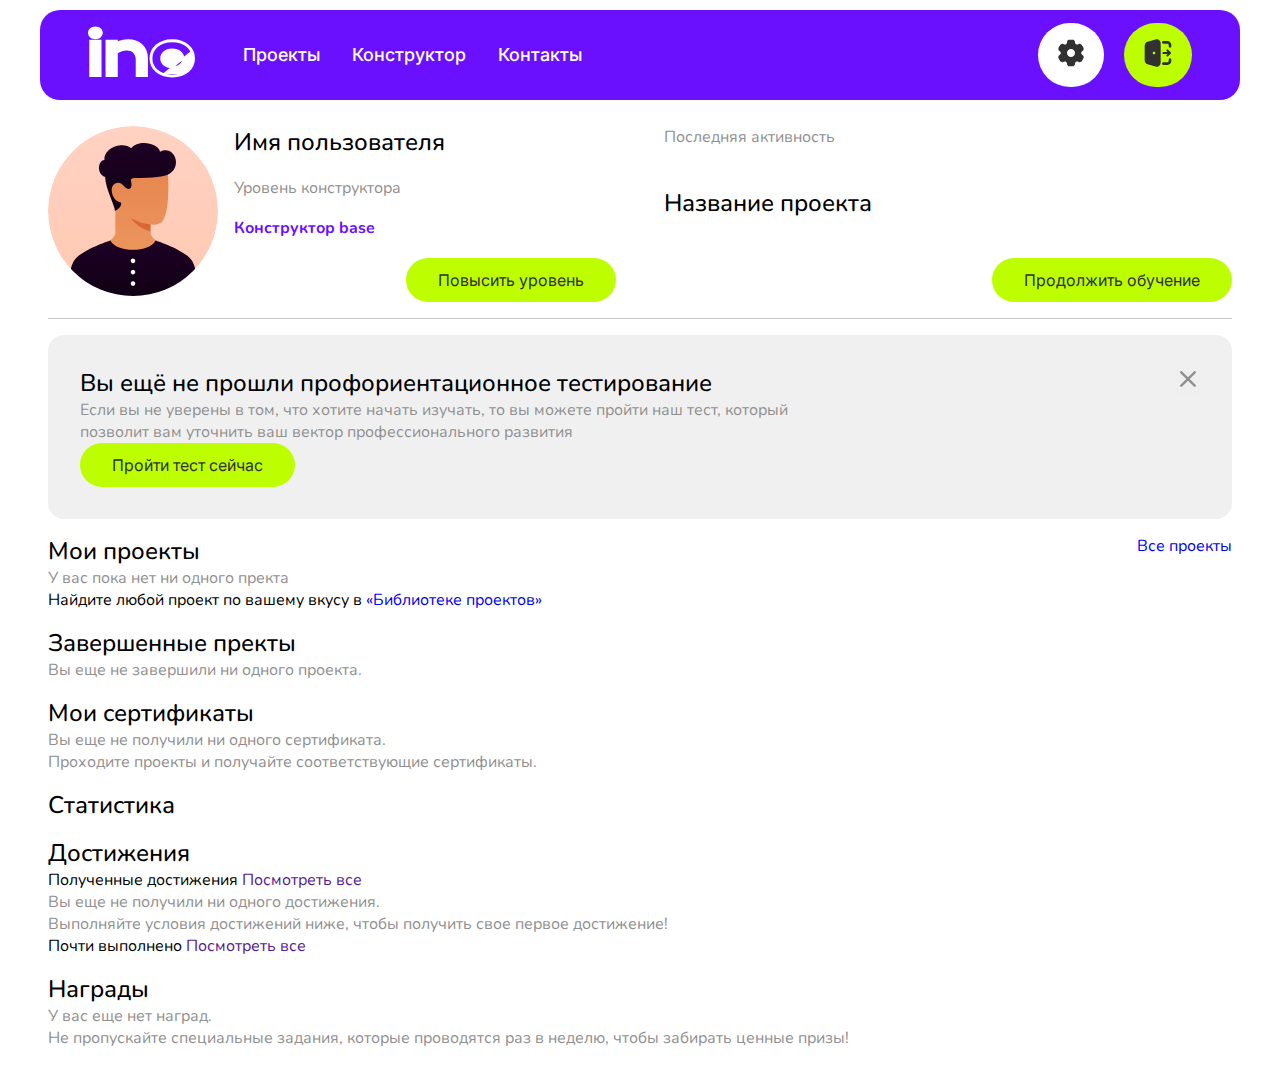
<file: INO/personal.html>
<!DOCTYPE html>
<html lang="en">

<head>
    <meta charset="UTF-8">
    <meta http-equiv="X-UA-Compatible" content="IE=edge">
    <meta name="viewport" content="width=device-width, initial-scale=1.0">
    <title>Главная</title>
    <link rel="stylesheet" href="style/styles.css">
    <link rel="stylesheet" href="style/style.css">
</head>

<body>

    <nav>
        <div class="left">
            <div class="logo"><img src="img/logo.svg" alt="logo"></div>
            <ul class="navigation">
                <li>Проекты</li>
                <li>Конструктор</li>
                <li>Контакты</li>
            </ul>
        </div>
        <div class="right">
            <a href="#" class="login">
                <svg width="26" height="28" viewBox="0 0 26 28" fill="none" xmlns="http://www.w3.org/2000/svg">
                    <path fill-rule="evenodd" clip-rule="evenodd"
                        d="M15.3711 0.869171C14.8778 0.666504 14.2511 0.666504 12.9991 0.666504C11.7471 0.666504 11.1205 0.666504 10.6271 0.869171C9.97039 1.13879 9.44763 1.65819 9.17379 2.31317C9.04845 2.6105 9.00045 2.9585 8.98045 3.46384C8.97156 3.82998 8.86943 4.18779 8.68371 4.50346C8.498 4.81913 8.23484 5.08221 7.91912 5.26784C7.59744 5.44664 7.23584 5.54136 6.86782 5.54323C6.4998 5.54509 6.13726 5.45404 5.81379 5.2785C5.36312 5.04117 5.03645 4.9105 4.71379 4.86784C4.00786 4.77515 3.29388 4.9649 2.72712 5.39584C2.30312 5.7185 1.98979 6.25717 1.36445 7.33317C0.737785 8.40917 0.425785 8.9465 0.355119 9.47317C0.261785 10.1745 0.453785 10.8838 0.888452 11.4452C1.08579 11.7012 1.36445 11.9158 1.79512 12.1852C2.43112 12.5812 2.83912 13.2558 2.83912 13.9998C2.83912 14.7438 2.43112 15.4185 1.79645 15.8132C1.36445 16.0838 1.08579 16.2985 0.887119 16.5545C0.672562 16.8318 0.515078 17.1488 0.423764 17.4873C0.332451 17.8257 0.30912 18.179 0.355119 18.5265C0.425785 19.0518 0.737785 19.5905 1.36445 20.6665C1.99112 21.7425 2.30312 22.2798 2.72712 22.6038C3.29245 23.0345 4.00712 23.2238 4.71379 23.1318C5.03645 23.0892 5.36312 22.9585 5.81379 22.7212C6.13742 22.5454 6.50021 22.4542 6.86849 22.4561C7.23677 22.4579 7.59861 22.5528 7.92045 22.7318C8.56845 23.1052 8.95245 23.7918 8.98045 24.5358C9.00045 25.0425 9.04845 25.3892 9.17379 25.6865C9.44579 26.3398 9.96845 26.8598 10.6271 27.1305C11.1205 27.3332 11.7471 27.3332 12.9991 27.3332C14.2511 27.3332 14.8778 27.3332 15.3711 27.1305C16.0279 26.8609 16.5506 26.3415 16.8245 25.6865C16.9498 25.3892 16.9978 25.0425 17.0178 24.5358C17.0445 23.7918 17.4298 23.1038 18.0791 22.7318C18.4008 22.553 18.7624 22.4583 19.1304 22.4564C19.4984 22.4546 19.861 22.5456 20.1845 22.7212C20.6351 22.9585 20.9618 23.0892 21.2845 23.1318C21.9911 23.2252 22.7058 23.0345 23.2711 22.6038C23.6951 22.2812 24.0085 21.7425 24.6338 20.6665C25.2605 19.5905 25.5725 19.0532 25.6431 18.5265C25.6889 18.1789 25.6654 17.8256 25.5738 17.4871C25.4823 17.1486 25.3246 16.8317 25.1098 16.5545C24.9125 16.2985 24.6338 16.0838 24.2031 15.8145C23.5671 15.4185 23.1591 14.7438 23.1591 13.9998C23.1591 13.2558 23.5671 12.5812 24.2018 12.1865C24.6338 11.9158 24.9125 11.7012 25.1111 11.4452C25.3257 11.1679 25.4832 10.8509 25.5745 10.5124C25.6658 10.1739 25.6891 9.82072 25.6431 9.47317C25.5725 8.94784 25.2605 8.40917 24.6338 7.33317C24.0071 6.25717 23.6951 5.71984 23.2711 5.39584C22.7044 4.9649 21.9904 4.77515 21.2845 4.86784C20.9618 4.9105 20.6351 5.04117 20.1845 5.2785C19.8608 5.45428 19.498 5.54546 19.1297 5.54359C18.7615 5.54173 18.3996 5.44688 18.0778 5.26784C17.7623 5.08205 17.4994 4.8189 17.3139 4.50324C17.1285 4.18758 17.0265 3.82985 17.0178 3.46384C16.9978 2.95717 16.9498 2.6105 16.8245 2.31317C16.6889 1.98882 16.4908 1.69435 16.2414 1.44658C15.9921 1.19881 15.6963 1.00261 15.3711 0.869171ZM12.9991 17.9998C15.2258 17.9998 17.0298 16.2092 17.0298 13.9998C17.0298 11.7905 15.2245 9.99984 12.9991 9.99984C10.7725 9.99984 8.96845 11.7905 8.96845 13.9998C8.96845 16.2092 10.7738 17.9998 12.9991 17.9998Z"
                        fill="#313131" />
                </svg>

            </a>
            <a href="#" class="constructor">
                <svg width="28" height="28" viewBox="0 0 28 28" fill="none" xmlns="http://www.w3.org/2000/svg">
                    <path fill-rule="evenodd" clip-rule="evenodd"
                        d="M11.5186 0.420143C12.1159 0.240988 12.7467 0.203927 13.3608 0.311918C13.9748 0.419909 14.5552 0.669961 15.0555 1.04212C15.5557 1.41427 15.9621 1.89822 16.242 2.45533C16.522 3.01245 16.6679 3.6273 16.668 4.25081V23.7495C16.6679 24.373 16.522 24.9878 16.242 25.5449C15.9621 26.1021 15.5557 26.586 15.0555 26.9582C14.5552 27.3303 13.9748 27.5804 13.3608 27.6884C12.7467 27.7964 12.1159 27.7593 11.5186 27.5801L3.51864 25.1801C2.69477 24.933 1.97251 24.4269 1.45901 23.7368C0.945507 23.0468 0.66811 22.2096 0.667969 21.3495V6.65081C0.66811 5.79067 0.945507 4.95349 1.45901 4.26346C1.97251 3.57342 2.69477 3.06729 3.51864 2.82014L11.5186 0.420143ZM18.0013 3.33348C18.0013 2.97985 18.1418 2.64072 18.3918 2.39067C18.6419 2.14062 18.981 2.00014 19.3346 2.00014H23.3346C24.3955 2.00014 25.4129 2.42157 26.1631 3.17172C26.9132 3.92186 27.3346 4.93928 27.3346 6.00014V7.33348C27.3346 7.6871 27.1942 8.02624 26.9441 8.27628C26.6941 8.52633 26.3549 8.66681 26.0013 8.66681C25.6477 8.66681 25.3085 8.52633 25.0585 8.27628C24.8084 8.02624 24.668 7.6871 24.668 7.33348V6.00014C24.668 5.64652 24.5275 5.30738 24.2774 5.05733C24.0274 4.80728 23.6883 4.66681 23.3346 4.66681H19.3346C18.981 4.66681 18.6419 4.52633 18.3918 4.27628C18.1418 4.02624 18.0013 3.6871 18.0013 3.33348ZM26.0013 19.3335C26.3549 19.3335 26.6941 19.4739 26.9441 19.724C27.1942 19.974 27.3346 20.3132 27.3346 20.6668V22.0001C27.3346 23.061 26.9132 24.0784 26.1631 24.8286C25.4129 25.5787 24.3955 26.0001 23.3346 26.0001H19.3346C18.981 26.0001 18.6419 25.8597 18.3918 25.6096C18.1418 25.3596 18.0013 25.0204 18.0013 24.6668C18.0013 24.3132 18.1418 23.974 18.3918 23.724C18.6419 23.4739 18.981 23.3335 19.3346 23.3335H23.3346C23.6883 23.3335 24.0274 23.193 24.2774 22.943C24.5275 22.6929 24.668 22.3538 24.668 22.0001V20.6668C24.668 20.3132 24.8084 19.974 25.0585 19.724C25.3085 19.4739 25.6477 19.3335 26.0013 19.3335ZM10.0013 12.6668C9.64768 12.6668 9.30854 12.8073 9.05849 13.0573C8.80844 13.3074 8.66797 13.6465 8.66797 14.0001C8.66797 14.3538 8.80844 14.6929 9.05849 14.943C9.30854 15.193 9.64768 15.3335 10.0013 15.3335H10.0026C10.3563 15.3335 10.6954 15.193 10.9454 14.943C11.1955 14.6929 11.336 14.3538 11.336 14.0001C11.336 13.6465 11.1955 13.3074 10.9454 13.0573C10.6954 12.8073 10.3563 12.6668 10.0026 12.6668H10.0013Z"
                        fill="#313131" />
                    <path d="M19.3359 14.0002H26.0026M26.0026 14.0002L23.3359 11.3335M26.0026 14.0002L23.3359 16.6668"
                        stroke="#313131" stroke-width="2" stroke-linecap="round" stroke-linejoin="round" />
                </svg>

            </a>
        </div>
    </nav>

    <div class="container">
        <div class="lk-head">
            <div class="lk-head__item">
                <div class="avatar">
                    <img src="./img/avatar.svg">
                </div>
                <div class="lk-head__item-inner">
                    <h3>Имя пользователя</h3>
                    <p class="disabled">Уровень конструктора</p>
                    <p class="primary">Конструктор base</p>
                    <a href="#" class="button button_primary">Повысить уровень</a>
                </div>
            </div>
            <div class="lk-head__item">
                <div class="lk-head__item-inner">
                    <p class="disabled">Последняя активность</p>
                    <div>
                        <h3>Название проекта</h3>
                        <div class="progress">

                        </div>
                    </div>
                    <a href="#" class="button button_primary">Продолжить обучение</a>
                </div>
            </div>
        </div>
        <div class="alert">
            <div class="alert__header">
                <h3>Вы ещё не прошли профориентационное тестирование</h3>
                <button class="alert__close-btn">
                    <svg width="20" height="20" viewBox="0 0 20 20" fill="none" xmlns="http://www.w3.org/2000/svg">
                        <path
                            d="M19.4494 0.564847C19.3106 0.425792 19.1458 0.315471 18.9643 0.240198C18.7828 0.164926 18.5883 0.126181 18.3919 0.126181C18.1954 0.126181 18.0009 0.164926 17.8194 0.240198C17.638 0.315471 17.4731 0.425792 17.3344 0.564847L9.99936 7.88485L2.66436 0.549847C2.52549 0.410974 2.36062 0.300814 2.17917 0.225657C1.99773 0.150499 1.80326 0.111816 1.60686 0.111816C1.41046 0.111816 1.21599 0.150499 1.03454 0.225657C0.853098 0.300814 0.688231 0.410974 0.549359 0.549847C0.410486 0.68872 0.300326 0.853586 0.225168 1.03503C0.150011 1.21648 0.111328 1.41095 0.111328 1.60735C0.111328 1.80374 0.150011 1.99822 0.225168 2.17966C0.300326 2.36111 0.410486 2.52597 0.549359 2.66485L7.88436 9.99985L0.549359 17.3348C0.410486 17.4737 0.300326 17.6386 0.225168 17.82C0.150011 18.0015 0.111328 18.1959 0.111328 18.3923C0.111328 18.5887 0.150011 18.7832 0.225168 18.9647C0.300326 19.1461 0.410486 19.311 0.549359 19.4498C0.688231 19.5887 0.853098 19.6989 1.03454 19.774C1.21599 19.8492 1.41046 19.8879 1.60686 19.8879C1.80326 19.8879 1.99773 19.8492 2.17917 19.774C2.36062 19.6989 2.52549 19.5887 2.66436 19.4498L9.99936 12.1148L17.3344 19.4498C17.4732 19.5887 17.6381 19.6989 17.8195 19.774C18.001 19.8492 18.1955 19.8879 18.3919 19.8879C18.5883 19.8879 18.7827 19.8492 18.9642 19.774C19.1456 19.6989 19.3105 19.5887 19.4494 19.4498C19.5882 19.311 19.6984 19.1461 19.7735 18.9647C19.8487 18.7832 19.8874 18.5887 19.8874 18.3923C19.8874 18.1959 19.8487 18.0015 19.7735 17.82C19.6984 17.6386 19.5882 17.4737 19.4494 17.3348L12.1144 9.99985L19.4494 2.66485C20.0194 2.09485 20.0194 1.13485 19.4494 0.564847Z"
                            fill="#909090" />
                    </svg>
                </button>
            </div>
            <p class="disabled alert__p">
                Если вы не уверены в том, что хотите начать изучать, то вы можете
                пройти наш тест, который позволит вам уточнить ваш вектор
                профессионального развития
            </p>
            <a href="#" class="button button_primary">Пройти тест сейчас</a>
        </div>
        <div class="lk-item">
            <div class="article-header-block">
                <h3>Мои проекты</h3>
                <a href="#">Все проекты</a>
            </div>
            <p class="disabled">У вас пока нет ни одного пректа</p>
            <p class="bold">Найдите любой проект по вашему вкусу в <a href="#">«Библиотеке проектов»</a></p>
        </div>
        <div class="lk-item">
            <h3>Завершенные пректы</h3>
            <p class="disabled">Вы еще не завершили ни одного проекта.</p>
        </div>
        <div class="lk-item">
            <h3>Мои сертификаты</h3>
            <p class="disabled">Вы еще не получили ни одного сертификата.</p>
            <p class="disabled">Проходите проекты и получайте соответствующие сертификаты.</p>
        </div>
        <div class="lk-item">
            <h3>Статистика</h3>
        </div>
        <div class="lk-item">
            <h3>Достижения</h3>
            <div>
                <p class="bold">Полученные достижения <a href="" class="disabled">Посмотреть все</a></p>
                <p class="disabled">Вы еще не получили ни одного достижения.</p>
                <p class="disabled">Выполняйте условия достижений ниже, чтобы получить свое первое достижение!</p>

            </div>

            <p class="bold">Почти выполнено <a href="" class="disabled">Посмотреть все</a></p>
        </div>
        <div class="lk-item">
            <h3>Награды</h3>
            <p class="disabled">У вас еще нет наград.</p>
            <p class="disabled">Не пропускайте специальные задания, которые проводятся раз в неделю, чтобы забирать
                ценные призы!</p>
        </div>
    </div>
</body>

</html>
</file>
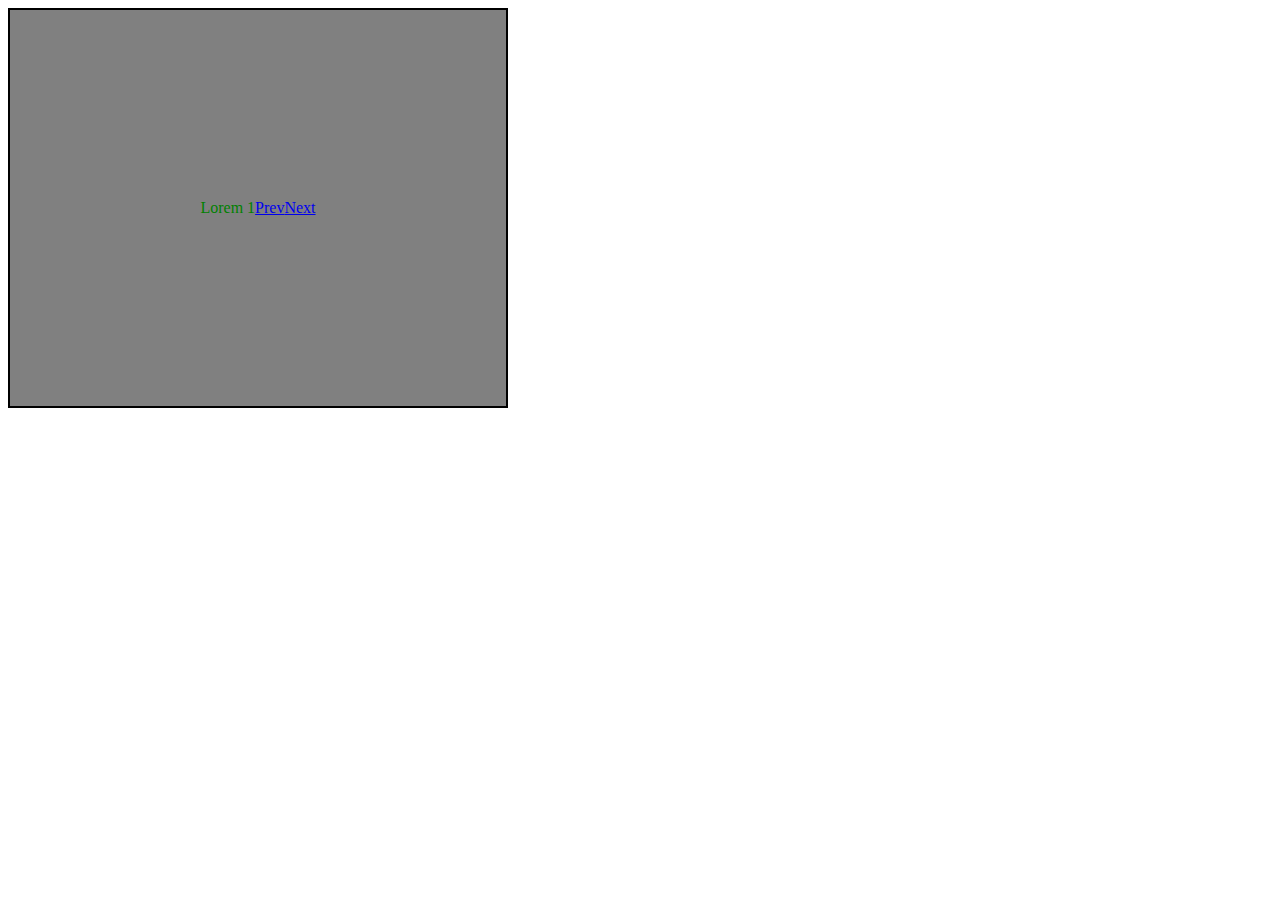
<file: responsive-watches-website-main/responsive-watches-website-main/slider.html>
<!DOCTYPE html>
<html lang="en">
<head>
	<meta charset="UTF-8">
	<meta name="viewport" content="width=device-width, initial-scale=1.0">
	<title>Document</title>
	<style>
		* {
			box-sizing: border-box;
		}
		.slider{
			width: 500px;
			height: 400px;
			overflow: hidden;
			position: relative;
			border: 2px solid black;
		}
		.slides {
			display: flex;
			overflow-x: hidden;
			position: relative;
			height: 100%;
			scroll-behavior: smooth;
 			scroll-snap-type: x mandatory;	
 		}
 		.slide {
 			display: flex;
 			background: gray;
			justify-content: center;
			align-items: center;
			transform-origin: center center;
 			transform: scale(1);
 			scroll-snap-align: center;
 			margin-right: 0px;
 			flex-shrink: 0;
 			width: 100%;
 			height: 100%;
 		}
 		p {
 			text-align: center;
 			color: green;
 		}
	</style>
</head>
<body>
	<div class="slider">
		<div class="slides">
			<div id="slide__1" class="slide">
				<p>Lorem 1</p>
				<a href="#slide__4">Prev</a>
				<a href="#slide__2">Next</a>
			</div>
			<div id="slide__2" class="slide">
				<p>Lorem 2</p>
				<a href="#slide__1">Prev</a>
				<a href="#slide__3">Next</a>
			</div>
			<div id="slide__3" class="slide">
				<p>Lorem 3</p>
				<a href="#slide__2">Prev</a>
				<a href="#slide__1">Next</a>
			</div>
		</div>
	</div>
</body>
</html>
</file>
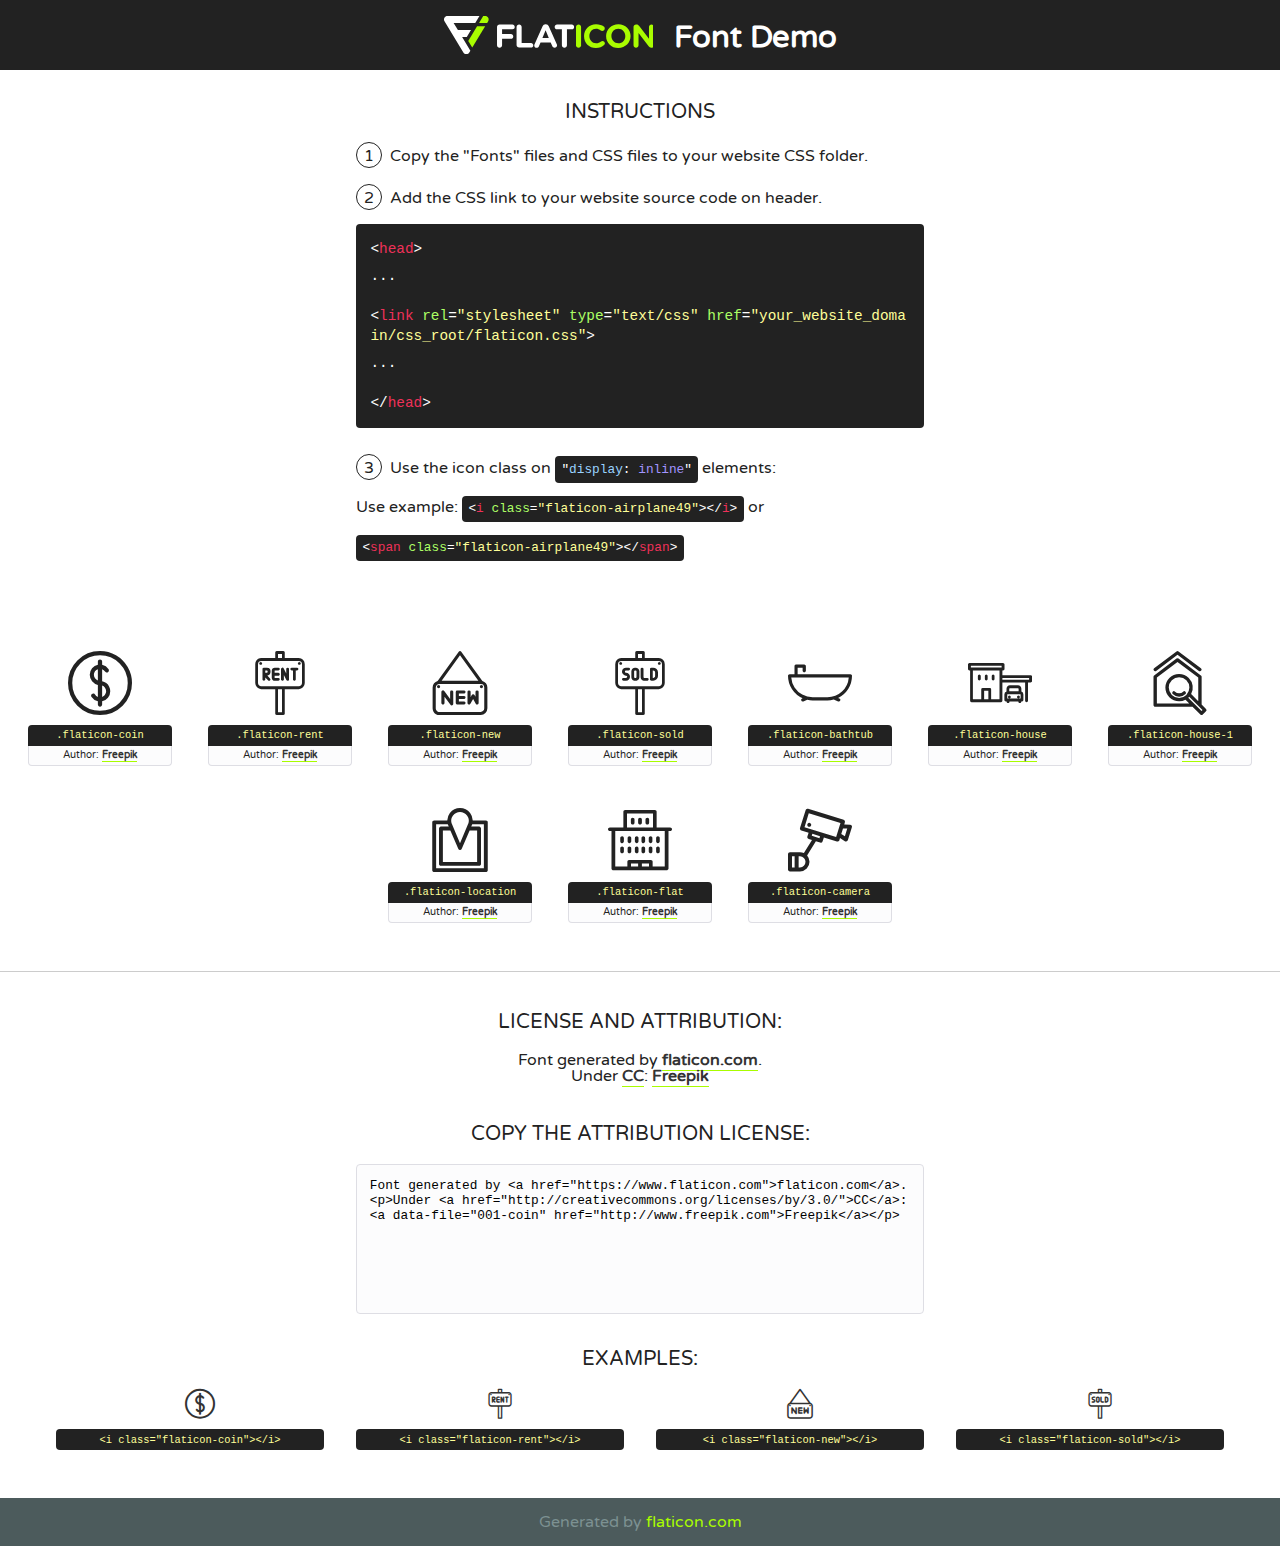
<file: homespace/fonts/flaticon/font/flaticon.html>
<!DOCTYPE html>
<!--
  Flaticon icon font: Flaticon
  Creation date: 05/12/2018 08:20
-->
<html>
<!DOCTYPE html>
<html>

<head>
    <title>Flaticon WebFont</title>
    <link href="http://fonts.googleapis.com/css?family=Varela+Round" rel="stylesheet" type="text/css" />
    <link rel="stylesheet" type="text/css" href="flaticon.css">
    <meta charset="UTF-8">
    <style>
    html, body, div, span, applet, object, iframe,
    h1, h2, h3, h4, h5, h6, p, blockquote, pre,
    a, abbr, acronym, address, big, cite, code,
    del, dfn, em, img, ins, kbd, q, s, samp,
    small, strike, strong, sub, sup, tt, var,
    b, u, i, center,
    dl, dt, dd, ol, ul, li,
    fieldset, form, label, legend,
    table, caption, tbody, tfoot, thead, tr, th, td,
    article, aside, canvas, details, embed, 
    figure, figcaption, footer, header, hgroup, 
    menu, nav, output, ruby, section, summary,
    time, mark, audio, video {
        margin: 0;
        padding: 0;
        border: 0;
        font-size: 100%;
        font: inherit;
        vertical-align: baseline;
    }
    /* HTML5 display-role reset for older browsers */
    article, aside, details, figcaption, figure, 
    footer, header, hgroup, menu, nav, section {
        display: block;
    }
    body {
        line-height: 1;
    }
    ol, ul {
        list-style: none;
    }
    blockquote, q {
        quotes: none;
    }
    blockquote:before, blockquote:after,
    q:before, q:after {
        content: '';
        content: none;
    }
    table {
        border-collapse: collapse;
        border-spacing: 0;
    }
    body {
        font-family: 'Varela Round', Helvetica, Arial, sans-serif;
        font-size: 16px;
        color: #222;
    }
    a {
        color: #333;
        border-bottom: 1px solid #a9fd00;
        font-weight: bold;
        text-decoration: none;
    }
    * {
        -moz-box-sizing: border-box;
        -webkit-box-sizing: border-box;
        box-sizing: border-box;
        margin: 0;
        padding: 0;
    }
    [class^="flaticon-"]:before, [class*=" flaticon-"]:before, [class^="flaticon-"]:after, [class*=" flaticon-"]:after {
        font-family: Flaticon;
        font-size: 30px;
        font-style: normal;
        margin-left: 20px;
        color: #333;
    }
    .wrapper {
        max-width: 600px;
        margin: auto;
        padding: 0 1em;
    }
    .title {
        font-size: 1.25em;
        text-align: center;
        margin-bottom: 1em;
        text-transform: uppercase;
    }
    header {
        text-align: center;
        background-color: #222;
        color: #fff;
        padding: 1em;
    }
    header .logo {
        width: 210px;
        height: 38px;
        display: inline-block;
        vertical-align: middle;
        margin-right: 1em;
        border: none;
    }
    header strong {
        font-size: 1.95em;
        font-weight: bold;
        vertical-align: middle;
        margin-top: 5px;
        display: inline-block;
    }
    .demo {
        margin: 2em auto;
        line-height: 1.25em;
    }
    .demo ul li {
        margin-bottom: 1em;
    }
    .demo ul li .num {
        color: #222;
        border-radius: 20px;
        display: inline-block;
        width: 26px;
        padding: 3px;
        height: 26px;
        text-align: center;
        margin-right: 0.5em;
        border: 1px solid #222;
    }
    .demo ul li code {
        background-color: #222;
        border-radius: 4px;
        padding: 0.25em 0.5em;
        display: inline-block;
        color: #fff;
        font-family: Consolas,Monaco,Lucida Console,Liberation Mono,DejaVu Sans Mono,Bitstream Vera Sans Mono,Courier New, monospace;
        font-weight: lighter;
        margin-top: 1em;
        font-size: 0.8em;
        word-break: break-all;
    }
    .demo ul li code.big {
        padding: 1em;
        font-size: 0.9em;
    }
    .demo ul li code .red {
        color: #EF3159;
    }
    .demo ul li code .green {
        color: #ACFF65;
    }
    .demo ul li code .yellow {
        color: #FFFF99;
    }
    .demo ul li code .blue {
        color: #99D3FF;
    }
    .demo ul li code .purple {
        color: #A295FF;
    }
    .demo ul li code .dots {
        margin-top: 0.5em;
        display: block;
    }
    #glyphs {
        border-bottom: 1px solid #ccc;
        padding: 2em 0;
        text-align: center;
    }
    .glyph {
        display: inline-block;
        width: 9em;
        margin: 1em;
        text-align: center;
        vertical-align: top;
        background: #FFF;
    }
    .glyph .glyph-icon {
        padding: 10px;
        display: block;
        font-family:"Flaticon";
        font-size: 64px;
        line-height: 1;
    }
    .glyph .glyph-icon:before {
        font-size: 64px;
        color: #222;
        margin-left: 0;
    }
    .class-name {
        font-size: 0.65em;
        background-color: #222;
        color: #fff;
        border-radius: 4px 4px 0 0;
        padding: 0.5em;
        color: #FFFF99;
        font-family: Consolas,Monaco,Lucida Console,Liberation Mono,DejaVu Sans Mono,Bitstream Vera Sans Mono,Courier New, monospace;
    }
    .author-name {
        font-size: 0.6em;
        background-color: #fcfcfd;
        border: 1px solid #DEDEE4;
        border-top: 0;
        border-radius: 0 0 4px 4px;
        padding: 0.5em;
    }
    .class-name:last-child {
        font-size: 10px;
        color:#888;
    }
    .class-name:last-child a {
        font-size: 10px;
        color:#555;
    }
    .class-name:last-child a:hover {
        color:#a9fd00;
    }
    .glyph > input {
        display: block;
        width: 100px;
        margin: 5px auto;
        text-align: center;
        font-size: 12px;
        cursor: text;
    }
    .glyph > input.icon-input {
        font-family:"Flaticon";
        font-size: 16px;
        margin-bottom: 10px;
    }
    .attribution .title {
        margin-top: 2em;
    }
    .attribution textarea {
        background-color: #fcfcfd;
        padding: 1em;
        border: none;
        box-shadow: none;
        border: 1px solid #DEDEE4;
        border-radius: 4px;
        resize: none;
        width: 100%;
        height: 150px;
        font-size: 0.8em;
        font-family: Consolas,Monaco,Lucida Console,Liberation Mono,DejaVu Sans Mono,Bitstream Vera Sans Mono,Courier New, monospace;
        -webkit-appearance: none;
    }
    .iconsuse {
        margin: 2em auto;
        text-align: center;
        max-width: 1200px;
    }
    .iconsuse:after {
        content: '';
        display: table;
        clear: both;
    }
    .iconsuse .image {
        float: left;
        width: 25%;
        padding: 0 1em;
    }
    .iconsuse .image p {
        margin-bottom: 1em;
    }
    .iconsuse .image span {
        display: block;
        font-size: 0.65em;
        background-color: #222;
        color: #fff;
        border-radius: 4px;
        padding: 0.5em;
        color: #FFFF99;
        margin-top: 1em;
        font-family: Consolas,Monaco,Lucida Console,Liberation Mono,DejaVu Sans Mono,Bitstream Vera Sans Mono,Courier New, monospace;
    }
    #footer {
        text-align: center;
        background-color: #4C5B5C;
        color: #7c9192;
        padding: 1em;
    }
    #footer a {
        border: none;
        color: #a9fd00;
        font-weight: normal;
    }
    @media (max-width: 960px) {
        .iconsuse .image {
            width: 50%;
        }
    }
    @media (max-width: 560px) {
        .iconsuse .image {
            width: 100%;
        }
    }
    </style>
</head>

<body class="characters-off">

    <header>
        <a href="https://www.flaticon.com" target="_blank" class="logo">
            <svg version="1.1" xmlns="http://www.w3.org/2000/svg" xmlns:xlink="http://www.w3.org/1999/xlink" xmlns:a="http://ns.adobe.com/AdobeSVGViewerExtensions/3.0/" viewBox="0 0 560.875 102.036" enable-background="new 0 0 560.875 102.036" xml:space="preserve">
                <defs>
                </defs>
                <g>
                    <g class="letters">
                        <path fill="#ffffff" d="M141.596,29.675c0-3.777,2.985-6.767,6.764-6.767h34.438c3.426,0,6.15,2.728,6.15,6.15
                        c0,3.43-2.724,6.149-6.15,6.149h-27.674v13.091h23.719c3.429,0,6.151,2.724,6.151,6.15c0,3.43-2.723,6.149-6.151,6.149h-23.719
                        v17.574c0,3.773-2.986,6.761-6.764,6.761c-3.779,0-6.764-2.989-6.764-6.761V29.675z"></path>
                        <path fill="#ffffff" d="M193.844,29.149c0-3.781,2.985-6.767,6.764-6.767c3.776,0,6.763,2.985,6.763,6.767v42.957h25.039
                        c3.426,0,6.149,2.726,6.149,6.153c0,3.425-2.723,6.15-6.149,6.15h-31.802c-3.779,0-6.764-2.986-6.764-6.768V29.149z"></path>
                        <path fill="#ffffff" d="M241.891,75.71l21.438-48.407c1.492-3.341,4.215-5.357,7.906-5.357h0.792
                        c3.686,0,6.323,2.017,7.815,5.357l21.439,48.407c0.436,0.967,0.701,1.845,0.701,2.723c0,3.602-2.809,6.501-6.414,6.501
                        c-3.161,0-5.269-1.845-6.499-4.655l-4.132-9.661h-27.059l-4.301,10.102c-1.144,2.631-3.426,4.214-6.237,4.214
                        c-3.517,0-6.24-2.81-6.24-6.325C241.1,77.64,241.451,76.677,241.891,75.71z M279.932,58.666l-8.521-20.297l-8.526,20.297H279.932
                        z"></path>
                        <path fill="#ffffff" d="M314.864,35.387H301.86c-3.429,0-6.239-2.813-6.239-6.238c0-3.429,2.811-6.24,6.239-6.24h39.533
                        c3.426,0,6.237,2.811,6.237,6.24c0,3.425-2.811,6.238-6.237,6.238h-13.001v42.785c0,3.773-2.99,6.761-6.764,6.761
                        c-3.779,0-6.764-2.989-6.764-6.761V35.387z"></path>
                        <path fill="#A9FD00" d="M352.615,29.149c0-3.781,2.985-6.767,6.767-6.767c3.774,0,6.761,2.985,6.761,6.767v49.024
                        c0,3.773-2.987,6.761-6.761,6.761c-3.781,0-6.767-2.989-6.767-6.761V29.149z"></path>
                        <path fill="#A9FD00" d="M374.132,53.836v-0.179c0-17.481,13.178-31.801,32.065-31.801c9.22,0,15.459,2.458,20.557,6.238
                        c1.402,1.054,2.637,2.985,2.637,5.357c0,3.692-2.985,6.59-6.681,6.59c-1.845,0-3.071-0.702-4.044-1.319
                        c-3.776-2.813-7.729-4.393-12.562-4.393c-10.364,0-17.831,8.611-17.831,19.154v0.173c0,10.542,7.291,19.329,17.831,19.329
                        c5.715,0,9.492-1.756,13.359-4.834c1.049-0.874,2.458-1.491,4.039-1.491c3.429,0,6.325,2.813,6.325,6.236
                        c0,2.106-1.056,3.78-2.282,4.834c-5.539,4.834-12.036,7.733-21.878,7.733C387.572,85.464,374.132,71.493,374.132,53.836z"></path>
                        <path fill="#A9FD00" d="M433.009,53.836v-0.179c0-17.481,13.79-31.801,32.766-31.801c18.981,0,32.592,14.143,32.592,31.628v0.173
                        c0,17.483-13.785,31.807-32.769,31.807C446.625,85.464,433.009,71.32,433.009,53.836z M484.224,53.836v-0.179
                        c0-10.539-7.725-19.326-18.626-19.326c-10.893,0-18.449,8.611-18.449,19.154v0.173c0,10.542,7.73,19.329,18.626,19.329
                        C476.676,72.986,484.224,64.378,484.224,53.836z"></path>
                        <path fill="#A9FD00" d="M506.233,29.321c0-3.774,2.99-6.763,6.767-6.763h1.401c3.252,0,5.183,1.583,7.029,3.953l26.093,34.265
                        V29.059c0-3.692,2.99-6.677,6.681-6.677c3.683,0,6.671,2.985,6.671,6.677v48.934c0,3.78-2.987,6.765-6.764,6.765h-0.436
                        c-3.257,0-5.188-1.581-7.034-3.953l-27.056-35.492v32.944c0,3.687-2.985,6.676-6.678,6.676c-3.683,0-6.673-2.989-6.673-6.676
                        V29.321z"></path>
                    </g>
                    <g class="insignia">
                        <path fill="#ffffff" d="M48.372,56.137h12.517l11.156-18.537H37.186L25.688,18.539h57.825L94.668,0H9.271
                        C5.925,0,2.842,1.801,1.198,4.716c-1.644,2.907-1.593,6.482,0.134,9.343l50.38,83.501c1.678,2.781,4.689,4.476,7.938,4.476
                        c3.246,0,6.257-1.695,7.935-4.476l2.898-4.804L48.372,56.137z"></path>
                        <g class="i">
                            <path fill="#A9FD00" d="M93.575,18.539h0.031v0.004l21.652,0.004l2.705-4.488c1.727-2.861,1.778-6.436,0.133-9.343
                            C116.454,1.801,113.371,0,110.026,0h-5.294L93.575,18.539z"></path>
                            <polygon fill="#A9FD00" points="88.291,27.356 64.725,66.486 75.519,84.404 109.942,27.356"></polygon>
                        </g>
                    </g>
                </g>
            </svg>
        </a>
        <strong>Font Demo</strong>
    </header>


    <section class="demo wrapper">

        <p class="title">Instructions</p>

        <ul>
            <li>
                <span class="num">1</span>Copy the "Fonts" files and CSS files to your website CSS folder.
            </li>
            <li>
                <span class="num">2</span>Add the CSS link to your website source code on header.
                <code class="big">
                    &lt;<span class="red">head</span>&gt;
                    <br/><span class="dots">...</span>
                    <br/>&lt;<span class="red">link</span> <span class="green">rel</span>=<span class="yellow">"stylesheet"</span> <span class="green">type</span>=<span class="yellow">"text/css"</span> <span class="green">href</span>=<span class="yellow">"your_website_domain/css_root/flaticon.css"</span>&gt;
                    <br/><span class="dots">...</span>
                    <br/>&lt;/<span class="red">head</span>&gt;
                </code>
            </li>

            <li>
                <p>
                    <span class="num">3</span>Use the icon class on <code>"<span class="blue">display</span>:<span class="purple"> inline</span>"</code> elements:
                    <br />
                    Use example: <code>&lt;<span class="red">i</span> <span class="green">class</span>=<span class="yellow">&quot;flaticon-airplane49&quot;</span>&gt;&lt;/<span class="red">i</span>&gt;</code> or <code>&lt;<span class="red">span</span> <span class="green">class</span>=<span class="yellow">&quot;flaticon-airplane49&quot;</span>&gt;&lt;/<span class="red">span</span>&gt;</code>
            </li>
        </ul>

    </section>




   <section id="glyphs">          
    
      
        <div class="glyph"><div class="glyph-icon flaticon-coin"></div>
            <div class="class-name">.flaticon-coin</div>
            <div class="author-name">Author: <a data-file="001-coin" href="http://www.freepik.com">Freepik</a> </div> 
        </div>        
        
        <div class="glyph"><div class="glyph-icon flaticon-rent"></div>
            <div class="class-name">.flaticon-rent</div>
            <div class="author-name">Author: <a data-file="002-rent" href="http://www.freepik.com">Freepik</a> </div> 
        </div>        
        
        <div class="glyph"><div class="glyph-icon flaticon-new"></div>
            <div class="class-name">.flaticon-new</div>
            <div class="author-name">Author: <a data-file="003-new" href="http://www.freepik.com">Freepik</a> </div> 
        </div>        
        
        <div class="glyph"><div class="glyph-icon flaticon-sold"></div>
            <div class="class-name">.flaticon-sold</div>
            <div class="author-name">Author: <a data-file="004-sold" href="http://www.freepik.com">Freepik</a> </div> 
        </div>        
        
        <div class="glyph"><div class="glyph-icon flaticon-bathtub"></div>
            <div class="class-name">.flaticon-bathtub</div>
            <div class="author-name">Author: <a data-file="005-bathtub" href="http://www.freepik.com">Freepik</a> </div> 
        </div>        
        
        <div class="glyph"><div class="glyph-icon flaticon-house"></div>
            <div class="class-name">.flaticon-house</div>
            <div class="author-name">Author: <a data-file="006-house" href="http://www.freepik.com">Freepik</a> </div> 
        </div>        
        
        <div class="glyph"><div class="glyph-icon flaticon-house-1"></div>
            <div class="class-name">.flaticon-house-1</div>
            <div class="author-name">Author: <a data-file="007-house-1" href="http://www.freepik.com">Freepik</a> </div> 
        </div>        
        
        <div class="glyph"><div class="glyph-icon flaticon-location"></div>
            <div class="class-name">.flaticon-location</div>
            <div class="author-name">Author: <a data-file="008-location" href="http://www.freepik.com">Freepik</a> </div> 
        </div>        
        
        <div class="glyph"><div class="glyph-icon flaticon-flat"></div>
            <div class="class-name">.flaticon-flat</div>
            <div class="author-name">Author: <a data-file="009-flat" href="http://www.freepik.com">Freepik</a> </div> 
        </div>        
        
        <div class="glyph"><div class="glyph-icon flaticon-camera"></div>
            <div class="class-name">.flaticon-camera</div>
            <div class="author-name">Author: <a data-file="010-camera" href="http://www.freepik.com">Freepik</a> </div> 
        </div>        
        

    </section>



    <section class="attribution wrapper"   style="text-align:center;">

      <div class="title">License and attribution:</div><div class="attrDiv">Font generated by <a href="https://www.flaticon.com">flaticon.com</a>. <div><p>Under <a href="http://creativecommons.org/licenses/by/3.0/">CC</a>: <a data-file="001-coin" href="http://www.freepik.com">Freepik</a></p>  </div>
      </div>
      <div class="title">Copy the Attribution License:</div>

    <textarea onclick="this.focus();this.select();">Font generated by &lt;a href=&quot;https://www.flaticon.com&quot;&gt;flaticon.com&lt;/a&gt;. <p>Under <a href="http://creativecommons.org/licenses/by/3.0/">CC</a>: <a data-file="001-coin" href="http://www.freepik.com">Freepik</a></p>  
     </textarea>

    </section>

    <section class="iconsuse">

          <div class="title">Examples:</div>            
             
            <div class="image">
                <p>
                    <i class="glyph-icon flaticon-coin"></i> 
                    <span>&lt;i class=&quot;flaticon-coin&quot;&gt;&lt;/i&gt;</span>
                </p>
            </div>
            
            <div class="image">
                <p>
                    <i class="glyph-icon flaticon-rent"></i> 
                    <span>&lt;i class=&quot;flaticon-rent&quot;&gt;&lt;/i&gt;</span>
                </p>
            </div>
            
            <div class="image">
                <p>
                    <i class="glyph-icon flaticon-new"></i> 
                    <span>&lt;i class=&quot;flaticon-new&quot;&gt;&lt;/i&gt;</span>
                </p>
            </div>
            
            <div class="image">
                <p>
                    <i class="glyph-icon flaticon-sold"></i> 
                    <span>&lt;i class=&quot;flaticon-sold&quot;&gt;&lt;/i&gt;</span>
                </p>
            </div>
                       
        </div>
                            
    </section>

<div id="footer">
    <div>Generated by <a href="https://www.flaticon.com">flaticon.com</a>
    </div>
</div>



</body>
</html>
</file>
<file: responsive-watches-website-main/responsive-watches-website-main/assets/css/styles.css>
/*=============== GOOGLE FONTS ===============*/
@import url("https://fonts.googleapis.com/css2?family=Roboto:wght@400;500;700&display=swap");

/*=============== VARIABLES CSS ===============*/
:root {
  --header-height: 3.5rem;

  /*========== Colors ==========*/
  --first-color: hsl(31, 100%, 70%);
  --button-color: hsl(0, 0%, 17%);
  --button-color-alt: hsl(0, 0%, 21%);
  --title-color: hsl(0, 0%, 15%);
  --text-color: hsl(0, 0%, 35%);
  --text-color-light: hsl(0, 0%, 55%);
  --body-color: hsl(0, 0%, 99%);
  --container-color: #fff;
  --border-color: hsl(0, 0%, 94%);

  /*========== Font and typography ==========*/
  --body-font: 'Roboto', sans-serif;
  --biggest-font-size: 2rem;
  --h1-font-size: 1.5rem;
  --h2-font-size: 1.25rem;
  --h3-font-size: 1rem;
  --normal-font-size: .938rem;
  --small-font-size: .813rem;
  --smaller-font-size: .75rem;

  /*========== Font weight ==========*/
  --font-medium: 500;
  --font-bold: 700;

  /*========== Margenes Bottom ==========*/
  --mb-0-5: .5rem;
  --mb-0-75: .75rem;
  --mb-1: 1rem;
  --mb-1-5: 1.5rem;
  --mb-2: 2rem;
  --mb-2-5: 2.5rem;
  --mb-3: 3rem;

  /*========== z index ==========*/
  --z-tooltip: 10;
  --z-fixed: 100;
}

@media screen and (min-width: 968px) {
  :root {
    --biggest-font-size: 2.5rem;
    --h1-font-size: 2.25rem;
    --h2-font-size: 1.5rem;
    --h3-font-size: 1.25rem;
    --normal-font-size: 1rem;
    --small-font-size: .875rem;
    --smaller-font-size: .813rem;
  }
}

/*=============== BASE ===============*/
* {
  box-sizing: border-box;
  padding: 0;
  margin: 0;
}

html {
  scroll-behavior: smooth;
}

body,
button,
input {
  font-family: var(--body-font);
  font-size: var(--normal-font-size);
}

body {
  margin: 0;
  background-color: var(--body-color);
  color: var(--text-color);
  /*For animation dark mode*/
  transition: .4s;
}

h1, h2, h3, h4 {
  color: var(--title-color);
  font-weight: var(--font-medium);
}

ul {
  list-style: none;
}

a {
  text-decoration: none;
}

img {
  max-width: 100%;
  height: auto;
}

button {
  cursor: pointer;
  border: none;
  outline: none;
}


/*=============== REUSABLE CSS CLASSES ===============*/
.container {
  max-width: 1024px;
  margin-left: var(--mb-1-5);
  margin-right: var(--mb-1-5);
}

.grid {
  display: grid;
}

.main {
  overflow: hidden;
}

.section {
  padding: 6.5rem 0 1rem;
}

.section__title {
  position: relative;
  font-size: var(--h3-font-size);
  margin-bottom: var(--mb-3);
  text-transform: uppercase;
  letter-spacing: 2px;
  text-align: center;
}

.section__title::before {
  content: '';
  position: absolute;
  top: -1rem;
  left: 0;
  right: 0;
  margin: 0 auto;
  width: 67px;
  height: 1px;
  background-color: var(--first-color);
}

/*=============== HEADER & NAV ===============*/
.header {
  width: 100%;
  background: transparent;
  position: fixed;
  top: 0;
  left: 0;
  z-index: var(--z-fixed);
  /*For animation dark mode*/
  transition: .4s;
}

.nav {
  height: var(--header-height);
  display: flex;
  justify-content: space-between;
  align-items: center;
}

.nav__logo, 
.nav__toggle, 
.nav__shop, 
.nav__close {
  color: var(--title-color);
}

.nav__logo {
  text-transform: uppercase;
  font-weight: var(--font-bold);
  letter-spacing: 1px;
  display: inline-flex;
  align-items: center;
  column-gap: .25rem;
}

.nav__logo-icon {
  font-size: 1.25rem;
}

.nav__btns {
  display: flex;
  align-items: center;
  column-gap: 1rem;
}

.nav__toggle, 
.nav__shop {
  font-size: 1.25rem;
  cursor: pointer;
}

@media screen and (max-width: 767px) {
  .nav__menu {
    position: fixed;
    background-color: var(--body-color);
    top: 0;
    right: -100%;
    width: 100%;
    height: 100%;
    padding: 6rem 2rem 3.5rem;
    transition: .3s;
  }
}

.nav__list {
  display: flex;
  flex-direction: column;
  align-items: center;
  row-gap: 2rem;
}

.nav__link {
  color: var(--title-color);
  font-weight: var(--font-medium);
  text-transform: uppercase;
  font-size: var(--h2-font-size);
  transition: .3s;
}

.nav__link:hover {
  color: var(--first-color);
}

  .nav__close {
    font-size: 2rem;
    position: absolute;
    top: .9rem;
    right: 1.25rem;
    cursor: pointer;
  }

/* Show menu */
.show-menu {
  right: 0;
}

/* Change background header */
.scroll-header {
  background-color: var(--body-color);
  box-shadow: 0 1px 4px hsla(0, 4%, 15%, .10);
}

/* Active link */
.active-link {
  color: var(--first-color);
}

/*=============== HOME ===============*/
.home__container {
  position: relative;
  row-gap: 2.5rem;
}

.home__img {
  width: 240px;
}

.home__img-bg {
  background-color: var(--first-color);
  width: 258px;
  height: 430px;
  padding-bottom: 2rem;
  display: flex;
  justify-content: center;
  align-items: flex-end;
  justify-self: flex-end;
  transform: translateX(1.5rem);
}

.home__social {
  position: absolute;
  top: 35%;
  left: -5rem;
  transform: rotate(-90deg);
  display: flex;
  column-gap: 1rem;
}

.home__social-link {
  font-size: var(--smaller-font-size);
  color: var(--text-color-light);
  transition: .3s;
}

.home__social-link:hover {
  color: var(--title-color);
}

.home__title {
  font-size: var(--biggest-font-size);
  font-weight: var(--font-bold);
  margin-bottom: var(--mb-1);
}

.home__description {
  margin-bottom: var(--mb-1-5);
}

.home__price {
  display: inline-block;
  font-size: var(--h2-font-size);
  font-weight: var(--font-medium);
  color: var(--first-color);
  margin-bottom: var(--mb-3);
}

.home__btns {
  display: flex;
  align-items: center;
}

.home__button {
  box-shadow: 0 12px 24px hsla(0, 0%, 10%, .2);
}

/*=============== BUTTONS ===============*/
.button {
  display: inline-block;
  background-color: var(--button-color);
  color: #FFF;
  padding: 1.25rem 2rem;
  font-weight: var(--font-medium);
  transition: .3s;
}

.button:hover {
  background-color: var(--button-color-alt);
}

.button--gray {
  background-color: hsl(0, 0%, 75%);
  color: var(--title-color);
}

.button--gray:hover {
  background-color: hsl(0, 0%, 63%);
}

.button--small {
  padding: 1rem 1.5rem;
}

/*=============== FEATURED ===============*/
.featured__container {
  row-gap: 2.5rem;
}

.featured__card {
  position: relative;
  text-align: center;
  background-color: var(--container-color);
  padding-top: 2rem;
  border: 1px solid var(--border-color);
  overflow-y: hidden;
  transition: .3s;
}

.featured__tag {
  background-color: var(--first-color);
  padding: .5rem 1rem;
  color: #fff;
  text-transform: uppercase;
  font-size: var(--small-font-size);
  font-weight: var(--font-medium);
  position: absolute;
  transform: rotate(-90deg);
  left: -1rem;
  top: 3rem;
}

.featured__img {
  height: 214px;
  margin-bottom: var(--mb-1);
}

.featured__title, 
.featured__price {
  font-size: var(--h3-font-size);
  font-weight: var(--font-bold);
}

.featured__title {
  text-transform: uppercase;
  margin-bottom: var(--mb-0-75);
}

.featured__price {
  display: block;
  color: var(--first-color);
  transition: .3s;
}

.featured__button {
  font-size: var(--small-font-size);
  transform: translateY(1rem);
  opacity: 0;
}

.featured__card:hover {
  box-shadow: 0 12px 32px hsla(0, 0%, 20%, .1);
  padding: 2rem 0 3rem 0;
}

.featured__card:hover .featured__button {
  transform: translateY(0);
  opacity: 1;
}

.featured__card:hover .featured__price {
  margin-bottom: 1.5rem
}

/*=============== STORY ===============*/
.story__container {
  row-gap: 7.5rem;
}

.story__title {
  font-size: var(--h1-font-size);
  margin-bottom: var(--mb-1);
}

.story__description {
  margin-bottom: var(--mb-2-5);
}

.story__images {
  position: relative;
}

.story__img, 
.story__square {
  width: 250px;
}

.story__square {
  height: 250px;
  background-color: var(--first-color);
}

.story__img {
  position: absolute;
  left: 3rem;
  top: -3rem;
}

/*=============== PRODUCTS ===============*/
.products__container {
  grid-template-columns: repeat(2, 1fr);
  gap: 2rem;
}

.products__card {
  position: relative;
  background-color: var(--container-color);
  padding: 1.25rem 0;
  border: 1px solid var(--border-color);
  text-align: center;
  transition: .3s;
}

.products__img {
  height: 125px;
  margin-bottom: var(--mb-1);
}

.products__title, 
.products__price {
  font-size: var(--small-font-size);
  font-weight: var(--font-medium);
}

.products__title {
  text-transform: uppercase;
  margin-bottom: var(--mb-0-5);
}

.products__price {
  color: var(--first-color);
}

.products__button {
  background-color: var(--button-color);
  padding: .4rem;
  color: #fff;
  font-size: 1rem;
  position: absolute;
  right: 0;
  bottom: 0;
  transition: .3s;
}

.products__button:hover {
  background-color: var(--button-color-alt);
}

.products__card:hover {
  box-shadow: 0 8px 32px hsla(0, 0%, 10%, .1);
}

/*=============== TESTIMONIAL ===============*/
.testimonial__container {
  row-gap: 4rem;
}

.testimonial__quote {
  display: inline-flex;
  background-color: var(--container-color);
  padding: .5rem .75rem;
  font-size: 1.5rem;
  color: var(--first-color);
  box-shadow: 0 4px 12px hsla(0, 0%, 20%, .1);
  margin-bottom: var(--mb-2);
}

.testimonial__description {
  margin-bottom: var(--mb-1);
}

.testimonial__date {
  font-size: var(--normal-font-size);
  margin-bottom: var(--mb-2);
}

.testimonial__perfil {
  display: flex;
  align-items: center;
  column-gap: 1rem;
  margin-bottom: 7rem;
}

.testimonial__perfil-img {
  width: 60px;
  height: 60px;
  border-radius: 3rem;
}

.testimonial__perfil-data {
  display: flex;
  flex-direction: column;
  row-gap: .5rem;
}

.testimonial__perfil-name {
  font-size: var(--h3-font-size);
  font-weight: var(--font-medium);
  color: var(--title-color);
}

.testimonial__perfil-detail {
  font-size: var(--small-font-size);
}

.testimonial__images {
  position: relative;
}

.testimonial__img, 
.testimonial__square {
  width: 250px;
}

.testimonial__square {
  height: 250px;
  background-color: var(--first-color);
  margin-left: auto;
}

.testimonial__img {
  position: absolute;
  right: 2rem;
  top: 3rem;
}

.testimonial-swiper {
  margin-left: initial;
  margin-right: initial;
}

.swiper-button-prev:after,
.swiper-button-next:after {
  content: '';
}

/* Swiper class */
.swiper-button-next,
.swiper-button-prev {
  top: initial;
  bottom: 5%;
  width: initial;
  height: initial;
  background-color: var(--container-color);
  box-shadow: 0 4px 12px hsla(0, 0%, 20%, .1);
  padding: .25rem;
  font-size: 1.5rem;
  color: var(--first-color);
}

.swiper-button-next {
  right: initial;
  left: 4rem;
}

/*=============== NEW ===============*/
.new__card {
  position: relative;
  text-align: center;
  background-color: var(--container-color);
  padding-top: 2rem;
  border: 1px solid var(--border-color);
  overflow-y: hidden;
  transition: .3s;
}

.new__tag {
  background-color: var(--first-color);
  padding: .5rem 1rem;
  color: #fff;
  text-transform: uppercase;
  font-size: var(--small-font-size);
  font-weight: var(--font-medium);
  position: absolute;
  top: 1rem;
  right: 1rem;
  transition: .3s;
}

.new__img {
  height: 215px;
  margin-bottom: var(--mb-1);
}

.new__title, 
.new__price {
  font-size: var(--h3-font-size);
  font-weight: var(--font-bold);
}

.new__title {
  text-transform: uppercase;
  margin-bottom: var(--mb-0-75);
}

.new__price {
  display: block;
  color: var(--first-color);
  transition: .3s;
}

.new__button {
  font-size: var(--small-font-size);
  transform: translateY(1rem);
  opacity: 0;
}

.new__card:hover {
  background-color: var(--first-color);
  box-shadow: 0 12px 32px hsla(0, 0%, 20%, .1);
  padding: 2rem 0 3rem 0;
}

.new__card:hover .new__tag {
  background-color: var(--button-color);
}

.new__card:hover .new__button {
  transform: translateY(0);
  opacity: 1;
}

.new__card:hover .new__title {
  color: hsl(0, 0%, 15%);
}

.new__card:hover .new__price {
  color: hsl(0, 0%, 15%);
  margin-bottom: var(--mb-1-5);
}

/*=============== NEWSLETTER ===============*/
.newsletter__bg {
  background-color: var(--first-color);
  padding: 3rem 1.5rem;
  text-align: center;
  row-gap: 2.5rem;
}

.newsletter__title {
  font-size: var(--h1-font-size);
  color: hsl(0, 0%, 15%);
  margin-bottom: var(--mb-1-5);
}

.newsletter__description {
  color: hsl(0, 0%, 35%);
}

.newsletter__subscribe {
  display: flex;
  flex-direction: column;
  row-gap: .75rem;
}

.newsletter__input {
  border: none;
  outline: none;
  background-color: hsl(0, 0%, 94%);
  padding: 1.25rem 1rem;
  color: hsl(0, 0%, 15%);
}

/*=============== FOOTER ===============*/
.footer__container {
  row-gap: 2rem;
  border-bottom: 1px solid var(--border-color);
  padding-bottom: 3rem;
}

.footer__title {
  font-size: var(--h2-font-size);
  margin-bottom: var(--mb-1-5);
}

.footer__list, 
.footer__links {
  display: flex;
  flex-direction: column;
  row-gap: .75rem;
}

.footer__link {
  color: var(--text-color);
}

.footer__link:hover {
  color: var(--title-color);
}

.footer__social {
  display: flex;
  column-gap: 1rem;
}

.footer__social-link {
  font-size: 1.25rem;
  color: var(--text-color);
}

.footer__social-link:hover {
  color: var(--title-color);
}

.footer__copy {
  display: block;
  margin: 3.5rem 0 1rem 0;
  text-align: center;
  font-size: var(--smaller-font-size);
  color: var(--text-color-light);
}

/*=============== SCROLL UP ===============*/
.scrollup {
  position: fixed;
  right: 1rem;
  bottom: -30%;
  background-color: var(--container-color);
  box-shadow: 0 4px 12px hsla(0, 0%, 20%, .1);
  display: inline-flex;
  padding: .25rem;
  z-index: var(--z-tooltip);
  opacity: .8;
  transition: .4s;
}

.scrollup:hover {
  opacity: 1;
}

.scrollup__icon {
  font-size: 1.5rem;
  color: var(--first-color);
}

/* Show Scroll Up*/
.show-scroll {
  bottom: 3rem;
}

/*=============== SCROLL BAR ===============*/
::-webkit-scrollbar {
  width: .6rem;
  background: hsl(0, 0%, 74%);
}

::-webkit-scrollbar-thumb {
  background: hsl(0, 0%, 17%);
}

/*=============== CART ===============*/
.cart {
  position: fixed;
  background-color: var(--body-color);
  z-index: var(--z-fixed);
  width: 100%;
  height: 100%;
  top: 0;
  right: -100%;
  padding: 3.5rem 2rem;
  transition: .4s;
}

.cart__title-center {
  font-size: var(--h2-font-size);
  text-align: center;
  margin-bottom: var(--mb-3);
}

.cart__close {
  font-size: 2rem;
  color: var(--title-color);
  position: absolute;
  top: 1.25rem;
  right: .9rem;
  cursor: pointer;
}

.cart__container {
  display: grid;
  row-gap: 1.5rem;
}

.cart__card {
  display: flex;
  align-items: center;
  column-gap: 1rem;
}

.cart__box {
  background-color: var(--container-color);
  padding: .75rem 1.25rem;
  border: 1px solid var(--border-color);
}

.cart__img {
  width: 50px;
}

.cart__title {
  font-size: var(--normal-font-size);
  margin-bottom: .5rem;
}

.cart__price {
  display: block;
  font-size: var(--small-font-size);
  color: var(--first-color);
  margin-bottom: var(--mb-1-5);
}

.cart__amount,
.cart__amount-content{
  display: flex;
  align-items: center;
}

.cart__amount{
  column-gap: 3rem;
}

.cart__amount-content{
  column-gap: 1rem;
}

.cart__amount-box {
  display: inline-flex;
  padding: .25rem;
  background-color: var(--container-color);
  border: 1px solid var(--border-color);
  cursor: pointer;
}

.cart__amount-trash {
  font-size: 1.15rem;
  color: var(--first-color);
  cursor: pointer;
}

.cart__prices {
  margin-top: 6rem;
  display: flex;
  justify-content: space-between;
}

.cart__prices-item, 
.cart__prices-total {
  color: var(--title-color);
}

.cart__prices-item {
  font-size: var(--small-font-size);
}

.cart__prices-total {
  font-size: var(--h3-font-size);
  font-weight: var(--font-medium);
}

/* Show cart */
.show-cart {
  right: 0;
}

/*=============== BREAKPOINTS ===============*/
/* For small devices */
@media screen and (max-width: 320px) {
  .container {
    margin-left: var(--mb-1);
    margin-right: var(--mb-1);
  }
  .home__img-bg {
    width: 220px;
  }
  .home__title {
    font-size: var(--h1-font-size);
  }
  .home__button {
    font-size: var(--smaller-font-size);
  }

  .story__square,
  .story__img,
  .testimonial__square,
  .testimonial__img {
    width: 180px;
  }

  .story__square,
  .testimonial__square {
    height: 180px;
  }

  .products__container {
    grid-template-columns: repeat(1, 180px);
    justify-content: center;
  }
}

/* For medium devices */
@media screen and (min-width: 576px) {
  .home__img-bg {
    width: 340px;
  }

  .featured__container {
    grid-template-columns: repeat(2, 1fr);
    justify-content: center;
    align-items: flex-start;
    gap: 1.5rem;
  }

  .footer__container {
    grid-template-columns: repeat(2, 1fr);
  }
}

@media screen and (min-width: 767px) {
  .section {
    padding: 8rem 0 1rem;
  }

  .cart {
    width: 420px;
    box-shadow: -2px 0 4px hsla(0, 0%, 15%, .1);
  }

  .nav {
    height: calc(var(--header-height) + 1.5rem);
    justify-content: initial;
    column-gap: 3rem;
  }
  .nav__toggle, 
  .nav__close {
    display: none;
  }
  .nav__list {
    flex-direction: row;
    column-gap: 2.5rem;
  }
  .nav__link {
    text-transform: initial;
    font-size: var(--normal-font-size);
  }
  .nav__btns {
    margin-left: auto;
  }

  .home__container {
    padding-top: 6rem;
    grid-template-columns: 1fr max-content;
    align-items: center;
  }
  .home__img-bg {
    order: 1;
    transform: translate(1.5rem, -6rem);
  }
  .home__data {
    padding: 0 0 3rem 6rem;
  }
  .home__social {
    top: 47%;
    column-gap: 2rem;
  }

  .featured__title,
  .featured__price,
  .new__title,
  .new__price {
    font-size: var(--normal-font-size);
  }

  .story__container,
  .testimonial__container,
  .newsletter__bg {
    grid-template-columns: repeat(2, 1fr);
    align-items: center;
  }

  .story__section-title {
    text-align: initial;
  }
  .story__section-title::before {
    margin: initial;
  }
  .story__images {
    order: -1;
  }

  .products__container {
    grid-template-columns: repeat(3, 200px);
    justify-content: center;
    gap: 2.5rem;
  }
  .products__card {
    padding: 2rem 0;
  }
  .products__img {
    height: 155px;
  }

  .newsletter__bg {
    text-align: initial;
    column-gap: 2rem;
    padding: 4.5rem;
  }
  .newsletter__subscribe {
    flex-direction: row;
  }
  .newsletter__input {
    width: 100%;
  }

  .footer__container {
    grid-template-columns: repeat(4, max-content);
    justify-content: space-between;
  }
  .footer__title {
    font-size: var(--h3-font-size);
  }
}

@media screen and (min-width: 992px) {
  .section__title {
    font-size: var(--h2-font-size);
  }

  .home__container {
    column-gap: 2rem;
  }
  .home__img-bg {
    width: 480px;
    height: 680px;
  }
  .home__img {
    width: 420px;
  }
  .home__social {
    left: -6rem;
  }
  .home__data {
    padding: 0 0 8rem 6rem;
  }

  .featured__container {
    grid-template-columns: repeat(3, 312px);
    padding-top: 2rem;
  }
  
  .story__container,
  .testimonial__container {
    column-gap: 8rem;
  }

  .story__square,
  .story__img,
  .testimonial__square,
  .testimonial__img {
    width: 450px;
  }

  .story__square,
  .testimonial__square {
    height: 450px;
  }

  .products__container,
  .new__container {
    padding-top: 2rem;
  }

  .testimonial__container {
    padding-bottom: 4rem;
  }
}

/* For large devices */
@media screen and (min-width: 1024px) {
  .container {
    margin-left: auto;
    margin-right: auto;
  }
  
  .story__container,
  .testimonial__container {
    column-gap: 13rem;
  }

  .story__container {
    padding-top: 3rem;
  }
  .story__img {
    left: 5rem;
    top: -5rem;
  }

  .testimonial__img {
    right: 5rem;
    top: 5rem;
  }

  .scrollup {
    right: 3rem;
  }
}
</file>
<file: homespace/fonts/icomoon/style.css>
@font-face {
  font-family: 'icomoon';
  src:  url('fonts/icomoon.eot?10si43');
  src:  url('fonts/icomoon.eot?10si43#iefix') format('embedded-opentype'),
    url('fonts/icomoon.ttf?10si43') format('truetype'),
    url('fonts/icomoon.woff?10si43') format('woff'),
    url('fonts/icomoon.svg?10si43#icomoon') format('svg');
  font-weight: normal;
  font-style: normal;
}

[class^="icon-"], [class*=" icon-"] {
  /* use !important to prevent issues with browser extensions that change fonts */
  font-family: 'icomoon' !important;
  speak: none;
  font-style: normal;
  font-weight: normal;
  font-variant: normal;
  text-transform: none;
  line-height: 1;

  /* Better Font Rendering =========== */
  -webkit-font-smoothing: antialiased;
  -moz-osx-font-smoothing: grayscale;
}

.icon-asterisk:before {
  content: "\f069";
}
.icon-plus:before {
  content: "\f067";
}
.icon-question:before {
  content: "\f128";
}
.icon-minus:before {
  content: "\f068";
}
.icon-glass:before {
  content: "\f000";
}
.icon-music:before {
  content: "\f001";
}
.icon-search:before {
  content: "\f002";
}
.icon-envelope-o:before {
  content: "\f003";
}
.icon-heart:before {
  content: "\f004";
}
.icon-star:before {
  content: "\f005";
}
.icon-star-o:before {
  content: "\f006";
}
.icon-user:before {
  content: "\f007";
}
.icon-film:before {
  content: "\f008";
}
.icon-th-large:before {
  content: "\f009";
}
.icon-th:before {
  content: "\f00a";
}
.icon-th-list:before {
  content: "\f00b";
}
.icon-check:before {
  content: "\f00c";
}
.icon-close:before {
  content: "\f00d";
}
.icon-remove:before {
  content: "\f00d";
}
.icon-times:before {
  content: "\f00d";
}
.icon-search-plus:before {
  content: "\f00e";
}
.icon-search-minus:before {
  content: "\f010";
}
.icon-power-off:before {
  content: "\f011";
}
.icon-signal:before {
  content: "\f012";
}
.icon-cog:before {
  content: "\f013";
}
.icon-gear:before {
  content: "\f013";
}
.icon-trash-o:before {
  content: "\f014";
}
.icon-home:before {
  content: "\f015";
}
.icon-file-o:before {
  content: "\f016";
}
.icon-clock-o:before {
  content: "\f017";
}
.icon-road:before {
  content: "\f018";
}
.icon-download:before {
  content: "\f019";
}
.icon-arrow-circle-o-down:before {
  content: "\f01a";
}
.icon-arrow-circle-o-up:before {
  content: "\f01b";
}
.icon-inbox:before {
  content: "\f01c";
}
.icon-play-circle-o:before {
  content: "\f01d";
}
.icon-repeat:before {
  content: "\f01e";
}
.icon-rotate-right:before {
  content: "\f01e";
}
.icon-refresh:before {
  content: "\f021";
}
.icon-list-alt:before {
  content: "\f022";
}
.icon-lock:before {
  content: "\f023";
}
.icon-flag:before {
  content: "\f024";
}
.icon-headphones:before {
  content: "\f025";
}
.icon-volume-off:before {
  content: "\f026";
}
.icon-volume-down:before {
  content: "\f027";
}
.icon-volume-up:before {
  content: "\f028";
}
.icon-qrcode:before {
  content: "\f029";
}
.icon-barcode:before {
  content: "\f02a";
}
.icon-tag:before {
  content: "\f02b";
}
.icon-tags:before {
  content: "\f02c";
}
.icon-book:before {
  content: "\f02d";
}
.icon-bookmark:before {
  content: "\f02e";
}
.icon-print:before {
  content: "\f02f";
}
.icon-camera:before {
  content: "\f030";
}
.icon-font:before {
  content: "\f031";
}
.icon-bold:before {
  content: "\f032";
}
.icon-italic:before {
  content: "\f033";
}
.icon-text-height:before {
  content: "\f034";
}
.icon-text-width:before {
  content: "\f035";
}
.icon-align-left:before {
  content: "\f036";
}
.icon-align-center:before {
  content: "\f037";
}
.icon-align-right:before {
  content: "\f038";
}
.icon-align-justify:before {
  content: "\f039";
}
.icon-list:before {
  content: "\f03a";
}
.icon-dedent:before {
  content: "\f03b";
}
.icon-outdent:before {
  content: "\f03b";
}
.icon-indent:before {
  content: "\f03c";
}
.icon-video-camera:before {
  content: "\f03d";
}
.icon-image:before {
  content: "\f03e";
}
.icon-photo:before {
  content: "\f03e";
}
.icon-picture-o:before {
  content: "\f03e";
}
.icon-pencil:before {
  content: "\f040";
}
.icon-map-marker:before {
  content: "\f041";
}
.icon-adjust:before {
  content: "\f042";
}
.icon-tint:before {
  content: "\f043";
}
.icon-edit:before {
  content: "\f044";
}
.icon-pencil-square-o:before {
  content: "\f044";
}
.icon-share-square-o:before {
  content: "\f045";
}
.icon-check-square-o:before {
  content: "\f046";
}
.icon-arrows:before {
  content: "\f047";
}
.icon-step-backward:before {
  content: "\f048";
}
.icon-fast-backward:before {
  content: "\f049";
}
.icon-backward:before {
  content: "\f04a";
}
.icon-play:before {
  content: "\f04b";
}
.icon-pause:before {
  content: "\f04c";
}
.icon-stop:before {
  content: "\f04d";
}
.icon-forward:before {
  content: "\f04e";
}
.icon-fast-forward:before {
  content: "\f050";
}
.icon-step-forward:before {
  content: "\f051";
}
.icon-eject:before {
  content: "\f052";
}
.icon-chevron-left:before {
  content: "\f053";
}
.icon-chevron-right:before {
  content: "\f054";
}
.icon-plus-circle:before {
  content: "\f055";
}
.icon-minus-circle:before {
  content: "\f056";
}
.icon-times-circle:before {
  content: "\f057";
}
.icon-check-circle:before {
  content: "\f058";
}
.icon-question-circle:before {
  content: "\f059";
}
.icon-info-circle:before {
  content: "\f05a";
}
.icon-crosshairs:before {
  content: "\f05b";
}
.icon-times-circle-o:before {
  content: "\f05c";
}
.icon-check-circle-o:before {
  content: "\f05d";
}
.icon-ban:before {
  content: "\f05e";
}
.icon-arrow-left:before {
  content: "\f060";
}
.icon-arrow-right:before {
  content: "\f061";
}
.icon-arrow-up:before {
  content: "\f062";
}
.icon-arrow-down:before {
  content: "\f063";
}
.icon-mail-forward:before {
  content: "\f064";
}
.icon-share:before {
  content: "\f064";
}
.icon-expand:before {
  content: "\f065";
}
.icon-compress:before {
  content: "\f066";
}
.icon-exclamation-circle:before {
  content: "\f06a";
}
.icon-gift:before {
  content: "\f06b";
}
.icon-leaf:before {
  content: "\f06c";
}
.icon-fire:before {
  content: "\f06d";
}
.icon-eye:before {
  content: "\f06e";
}
.icon-eye-slash:before {
  content: "\f070";
}
.icon-exclamation-triangle:before {
  content: "\f071";
}
.icon-warning:before {
  content: "\f071";
}
.icon-plane:before {
  content: "\f072";
}
.icon-calendar:before {
  content: "\f073";
}
.icon-random:before {
  content: "\f074";
}
.icon-comment:before {
  content: "\f075";
}
.icon-magnet:before {
  content: "\f076";
}
.icon-chevron-up:before {
  content: "\f077";
}
.icon-chevron-down:before {
  content: "\f078";
}
.icon-retweet:before {
  content: "\f079";
}
.icon-shopping-cart:before {
  content: "\f07a";
}
.icon-folder:before {
  content: "\f07b";
}
.icon-folder-open:before {
  content: "\f07c";
}
.icon-arrows-v:before {
  content: "\f07d";
}
.icon-arrows-h:before {
  content: "\f07e";
}
.icon-bar-chart:before {
  content: "\f080";
}
.icon-bar-chart-o:before {
  content: "\f080";
}
.icon-twitter-square:before {
  content: "\f081";
}
.icon-facebook-square:before {
  content: "\f082";
}
.icon-camera-retro:before {
  content: "\f083";
}
.icon-key:before {
  content: "\f084";
}
.icon-cogs:before {
  content: "\f085";
}
.icon-gears:before {
  content: "\f085";
}
.icon-comments:before {
  content: "\f086";
}
.icon-thumbs-o-up:before {
  content: "\f087";
}
.icon-thumbs-o-down:before {
  content: "\f088";
}
.icon-star-half:before {
  content: "\f089";
}
.icon-heart-o:before {
  content: "\f08a";
}
.icon-sign-out:before {
  content: "\f08b";
}
.icon-linkedin-square:before {
  content: "\f08c";
}
.icon-thumb-tack:before {
  content: "\f08d";
}
.icon-external-link:before {
  content: "\f08e";
}
.icon-sign-in:before {
  content: "\f090";
}
.icon-trophy:before {
  content: "\f091";
}
.icon-github-square:before {
  content: "\f092";
}
.icon-upload:before {
  content: "\f093";
}
.icon-lemon-o:before {
  content: "\f094";
}
.icon-phone:before {
  content: "\f095";
}
.icon-square-o:before {
  content: "\f096";
}
.icon-bookmark-o:before {
  content: "\f097";
}
.icon-phone-square:before {
  content: "\f098";
}
.icon-twitter:before {
  content: "\f099";
}
.icon-facebook:before {
  content: "\f09a";
}
.icon-facebook-f:before {
  content: "\f09a";
}
.icon-github:before {
  content: "\f09b";
}
.icon-unlock:before {
  content: "\f09c";
}
.icon-credit-card:before {
  content: "\f09d";
}
.icon-feed:before {
  content: "\f09e";
}
.icon-rss:before {
  content: "\f09e";
}
.icon-hdd-o:before {
  content: "\f0a0";
}
.icon-bullhorn:before {
  content: "\f0a1";
}
.icon-bell-o:before {
  content: "\f0a2";
}
.icon-certificate:before {
  content: "\f0a3";
}
.icon-hand-o-right:before {
  content: "\f0a4";
}
.icon-hand-o-left:before {
  content: "\f0a5";
}
.icon-hand-o-up:before {
  content: "\f0a6";
}
.icon-hand-o-down:before {
  content: "\f0a7";
}
.icon-arrow-circle-left:before {
  content: "\f0a8";
}
.icon-arrow-circle-right:before {
  content: "\f0a9";
}
.icon-arrow-circle-up:before {
  content: "\f0aa";
}
.icon-arrow-circle-down:before {
  content: "\f0ab";
}
.icon-globe:before {
  content: "\f0ac";
}
.icon-wrench:before {
  content: "\f0ad";
}
.icon-tasks:before {
  content: "\f0ae";
}
.icon-filter:before {
  content: "\f0b0";
}
.icon-briefcase:before {
  content: "\f0b1";
}
.icon-arrows-alt:before {
  content: "\f0b2";
}
.icon-group:before {
  content: "\f0c0";
}
.icon-users:before {
  content: "\f0c0";
}
.icon-chain:before {
  content: "\f0c1";
}
.icon-link:before {
  content: "\f0c1";
}
.icon-cloud:before {
  content: "\f0c2";
}
.icon-flask:before {
  content: "\f0c3";
}
.icon-cut:before {
  content: "\f0c4";
}
.icon-scissors:before {
  content: "\f0c4";
}
.icon-copy:before {
  content: "\f0c5";
}
.icon-files-o:before {
  content: "\f0c5";
}
.icon-paperclip:before {
  content: "\f0c6";
}
.icon-floppy-o:before {
  content: "\f0c7";
}
.icon-save:before {
  content: "\f0c7";
}
.icon-square:before {
  content: "\f0c8";
}
.icon-bars:before {
  content: "\f0c9";
}
.icon-navicon:before {
  content: "\f0c9";
}
.icon-reorder:before {
  content: "\f0c9";
}
.icon-list-ul:before {
  content: "\f0ca";
}
.icon-list-ol:before {
  content: "\f0cb";
}
.icon-strikethrough:before {
  content: "\f0cc";
}
.icon-underline:before {
  content: "\f0cd";
}
.icon-table:before {
  content: "\f0ce";
}
.icon-magic:before {
  content: "\f0d0";
}
.icon-truck:before {
  content: "\f0d1";
}
.icon-pinterest:before {
  content: "\f0d2";
}
.icon-pinterest-square:before {
  content: "\f0d3";
}
.icon-google-plus-square:before {
  content: "\f0d4";
}
.icon-google-plus:before {
  content: "\f0d5";
}
.icon-money:before {
  content: "\f0d6";
}
.icon-caret-down:before {
  content: "\f0d7";
}
.icon-caret-up:before {
  content: "\f0d8";
}
.icon-caret-left:before {
  content: "\f0d9";
}
.icon-caret-right:before {
  content: "\f0da";
}
.icon-columns:before {
  content: "\f0db";
}
.icon-sort:before {
  content: "\f0dc";
}
.icon-unsorted:before {
  content: "\f0dc";
}
.icon-sort-desc:before {
  content: "\f0dd";
}
.icon-sort-down:before {
  content: "\f0dd";
}
.icon-sort-asc:before {
  content: "\f0de";
}
.icon-sort-up:before {
  content: "\f0de";
}
.icon-envelope:before {
  content: "\f0e0";
}
.icon-linkedin:before {
  content: "\f0e1";
}
.icon-rotate-left:before {
  content: "\f0e2";
}
.icon-undo:before {
  content: "\f0e2";
}
.icon-gavel:before {
  content: "\f0e3";
}
.icon-legal:before {
  content: "\f0e3";
}
.icon-dashboard:before {
  content: "\f0e4";
}
.icon-tachometer:before {
  content: "\f0e4";
}
.icon-comment-o:before {
  content: "\f0e5";
}
.icon-comments-o:before {
  content: "\f0e6";
}
.icon-bolt:before {
  content: "\f0e7";
}
.icon-flash:before {
  content: "\f0e7";
}
.icon-sitemap:before {
  content: "\f0e8";
}
.icon-umbrella:before {
  content: "\f0e9";
}
.icon-clipboard:before {
  content: "\f0ea";
}
.icon-paste:before {
  content: "\f0ea";
}
.icon-lightbulb-o:before {
  content: "\f0eb";
}
.icon-exchange:before {
  content: "\f0ec";
}
.icon-cloud-download:before {
  content: "\f0ed";
}
.icon-cloud-upload:before {
  content: "\f0ee";
}
.icon-user-md:before {
  content: "\f0f0";
}
.icon-stethoscope:before {
  content: "\f0f1";
}
.icon-suitcase:before {
  content: "\f0f2";
}
.icon-bell:before {
  content: "\f0f3";
}
.icon-coffee:before {
  content: "\f0f4";
}
.icon-cutlery:before {
  content: "\f0f5";
}
.icon-file-text-o:before {
  content: "\f0f6";
}
.icon-building-o:before {
  content: "\f0f7";
}
.icon-hospital-o:before {
  content: "\f0f8";
}
.icon-ambulance:before {
  content: "\f0f9";
}
.icon-medkit:before {
  content: "\f0fa";
}
.icon-fighter-jet:before {
  content: "\f0fb";
}
.icon-beer:before {
  content: "\f0fc";
}
.icon-h-square:before {
  content: "\f0fd";
}
.icon-plus-square:before {
  content: "\f0fe";
}
.icon-angle-double-left:before {
  content: "\f100";
}
.icon-angle-double-right:before {
  content: "\f101";
}
.icon-angle-double-up:before {
  content: "\f102";
}
.icon-angle-double-down:before {
  content: "\f103";
}
.icon-angle-left:before {
  content: "\f104";
}
.icon-angle-right:before {
  content: "\f105";
}
.icon-angle-up:before {
  content: "\f106";
}
.icon-angle-down:before {
  content: "\f107";
}
.icon-desktop:before {
  content: "\f108";
}
.icon-laptop:before {
  content: "\f109";
}
.icon-tablet:before {
  content: "\f10a";
}
.icon-mobile:before {
  content: "\f10b";
}
.icon-mobile-phone:before {
  content: "\f10b";
}
.icon-circle-o:before {
  content: "\f10c";
}
.icon-quote-left:before {
  content: "\f10d";
}
.icon-quote-right:before {
  content: "\f10e";
}
.icon-spinner:before {
  content: "\f110";
}
.icon-circle:before {
  content: "\f111";
}
.icon-mail-reply:before {
  content: "\f112";
}
.icon-reply:before {
  content: "\f112";
}
.icon-github-alt:before {
  content: "\f113";
}
.icon-folder-o:before {
  content: "\f114";
}
.icon-folder-open-o:before {
  content: "\f115";
}
.icon-smile-o:before {
  content: "\f118";
}
.icon-frown-o:before {
  content: "\f119";
}
.icon-meh-o:before {
  content: "\f11a";
}
.icon-gamepad:before {
  content: "\f11b";
}
.icon-keyboard-o:before {
  content: "\f11c";
}
.icon-flag-o:before {
  content: "\f11d";
}
.icon-flag-checkered:before {
  content: "\f11e";
}
.icon-terminal:before {
  content: "\f120";
}
.icon-code:before {
  content: "\f121";
}
.icon-mail-reply-all:before {
  content: "\f122";
}
.icon-reply-all:before {
  content: "\f122";
}
.icon-star-half-empty:before {
  content: "\f123";
}
.icon-star-half-full:before {
  content: "\f123";
}
.icon-star-half-o:before {
  content: "\f123";
}
.icon-location-arrow:before {
  content: "\f124";
}
.icon-crop:before {
  content: "\f125";
}
.icon-code-fork:before {
  content: "\f126";
}
.icon-chain-broken:before {
  content: "\f127";
}
.icon-unlink:before {
  content: "\f127";
}
.icon-info:before {
  content: "\f129";
}
.icon-exclamation:before {
  content: "\f12a";
}
.icon-superscript:before {
  content: "\f12b";
}
.icon-subscript:before {
  content: "\f12c";
}
.icon-eraser:before {
  content: "\f12d";
}
.icon-puzzle-piece:before {
  content: "\f12e";
}
.icon-microphone:before {
  content: "\f130";
}
.icon-microphone-slash:before {
  content: "\f131";
}
.icon-shield:before {
  content: "\f132";
}
.icon-calendar-o:before {
  content: "\f133";
}
.icon-fire-extinguisher:before {
  content: "\f134";
}
.icon-rocket:before {
  content: "\f135";
}
.icon-maxcdn:before {
  content: "\f136";
}
.icon-chevron-circle-left:before {
  content: "\f137";
}
.icon-chevron-circle-right:before {
  content: "\f138";
}
.icon-chevron-circle-up:before {
  content: "\f139";
}
.icon-chevron-circle-down:before {
  content: "\f13a";
}
.icon-html5:before {
  content: "\f13b";
}
.icon-css3:before {
  content: "\f13c";
}
.icon-anchor:before {
  content: "\f13d";
}
.icon-unlock-alt:before {
  content: "\f13e";
}
.icon-bullseye:before {
  content: "\f140";
}
.icon-ellipsis-h:before {
  content: "\f141";
}
.icon-ellipsis-v:before {
  content: "\f142";
}
.icon-rss-square:before {
  content: "\f143";
}
.icon-play-circle:before {
  content: "\f144";
}
.icon-ticket:before {
  content: "\f145";
}
.icon-minus-square:before {
  content: "\f146";
}
.icon-minus-square-o:before {
  content: "\f147";
}
.icon-level-up:before {
  content: "\f148";
}
.icon-level-down:before {
  content: "\f149";
}
.icon-check-square:before {
  content: "\f14a";
}
.icon-pencil-square:before {
  content: "\f14b";
}
.icon-external-link-square:before {
  content: "\f14c";
}
.icon-share-square:before {
  content: "\f14d";
}
.icon-compass:before {
  content: "\f14e";
}
.icon-caret-square-o-down:before {
  content: "\f150";
}
.icon-toggle-down:before {
  content: "\f150";
}
.icon-caret-square-o-up:before {
  content: "\f151";
}
.icon-toggle-up:before {
  content: "\f151";
}
.icon-caret-square-o-right:before {
  content: "\f152";
}
.icon-toggle-right:before {
  content: "\f152";
}
.icon-eur:before {
  content: "\f153";
}
.icon-euro:before {
  content: "\f153";
}
.icon-gbp:before {
  content: "\f154";
}
.icon-dollar:before {
  content: "\f155";
}
.icon-usd:before {
  content: "\f155";
}
.icon-inr:before {
  content: "\f156";
}
.icon-rupee:before {
  content: "\f156";
}
.icon-cny:before {
  content: "\f157";
}
.icon-jpy:before {
  content: "\f157";
}
.icon-rmb:before {
  content: "\f157";
}
.icon-yen:before {
  content: "\f157";
}
.icon-rouble:before {
  content: "\f158";
}
.icon-rub:before {
  content: "\f158";
}
.icon-ruble:before {
  content: "\f158";
}
.icon-krw:before {
  content: "\f159";
}
.icon-won:before {
  content: "\f159";
}
.icon-bitcoin:before {
  content: "\f15a";
}
.icon-btc:before {
  content: "\f15a";
}
.icon-file:before {
  content: "\f15b";
}
.icon-file-text:before {
  content: "\f15c";
}
.icon-sort-alpha-asc:before {
  content: "\f15d";
}
.icon-sort-alpha-desc:before {
  content: "\f15e";
}
.icon-sort-amount-asc:before {
  content: "\f160";
}
.icon-sort-amount-desc:before {
  content: "\f161";
}
.icon-sort-numeric-asc:before {
  content: "\f162";
}
.icon-sort-numeric-desc:before {
  content: "\f163";
}
.icon-thumbs-up:before {
  content: "\f164";
}
.icon-thumbs-down:before {
  content: "\f165";
}
.icon-youtube-square:before {
  content: "\f166";
}
.icon-youtube:before {
  content: "\f167";
}
.icon-xing:before {
  content: "\f168";
}
.icon-xing-square:before {
  content: "\f169";
}
.icon-youtube-play:before {
  content: "\f16a";
}
.icon-dropbox:before {
  content: "\f16b";
}
.icon-stack-overflow:before {
  content: "\f16c";
}
.icon-instagram:before {
  content: "\f16d";
}
.icon-flickr:before {
  content: "\f16e";
}
.icon-adn:before {
  content: "\f170";
}
.icon-bitbucket:before {
  content: "\f171";
}
.icon-bitbucket-square:before {
  content: "\f172";
}
.icon-tumblr:before {
  content: "\f173";
}
.icon-tumblr-square:before {
  content: "\f174";
}
.icon-long-arrow-down:before {
  content: "\f175";
}
.icon-long-arrow-up:before {
  content: "\f176";
}
.icon-long-arrow-left:before {
  content: "\f177";
}
.icon-long-arrow-right:before {
  content: "\f178";
}
.icon-apple:before {
  content: "\f179";
}
.icon-windows:before {
  content: "\f17a";
}
.icon-android:before {
  content: "\f17b";
}
.icon-linux:before {
  content: "\f17c";
}
.icon-dribbble:before {
  content: "\f17d";
}
.icon-skype:before {
  content: "\f17e";
}
.icon-foursquare:before {
  content: "\f180";
}
.icon-trello:before {
  content: "\f181";
}
.icon-female:before {
  content: "\f182";
}
.icon-male:before {
  content: "\f183";
}
.icon-gittip:before {
  content: "\f184";
}
.icon-gratipay:before {
  content: "\f184";
}
.icon-sun-o:before {
  content: "\f185";
}
.icon-moon-o:before {
  content: "\f186";
}
.icon-archive:before {
  content: "\f187";
}
.icon-bug:before {
  content: "\f188";
}
.icon-vk:before {
  content: "\f189";
}
.icon-weibo:before {
  content: "\f18a";
}
.icon-renren:before {
  content: "\f18b";
}
.icon-pagelines:before {
  content: "\f18c";
}
.icon-stack-exchange:before {
  content: "\f18d";
}
.icon-arrow-circle-o-right:before {
  content: "\f18e";
}
.icon-arrow-circle-o-left:before {
  content: "\f190";
}
.icon-caret-square-o-left:before {
  content: "\f191";
}
.icon-toggle-left:before {
  content: "\f191";
}
.icon-dot-circle-o:before {
  content: "\f192";
}
.icon-wheelchair:before {
  content: "\f193";
}
.icon-vimeo-square:before {
  content: "\f194";
}
.icon-try:before {
  content: "\f195";
}
.icon-turkish-lira:before {
  content: "\f195";
}
.icon-plus-square-o:before {
  content: "\f196";
}
.icon-space-shuttle:before {
  content: "\f197";
}
.icon-slack:before {
  content: "\f198";
}
.icon-envelope-square:before {
  content: "\f199";
}
.icon-wordpress:before {
  content: "\f19a";
}
.icon-openid:before {
  content: "\f19b";
}
.icon-bank:before {
  content: "\f19c";
}
.icon-institution:before {
  content: "\f19c";
}
.icon-university:before {
  content: "\f19c";
}
.icon-graduation-cap:before {
  content: "\f19d";
}
.icon-mortar-board:before {
  content: "\f19d";
}
.icon-yahoo:before {
  content: "\f19e";
}
.icon-google:before {
  content: "\f1a0";
}
.icon-reddit:before {
  content: "\f1a1";
}
.icon-reddit-square:before {
  content: "\f1a2";
}
.icon-stumbleupon-circle:before {
  content: "\f1a3";
}
.icon-stumbleupon:before {
  content: "\f1a4";
}
.icon-delicious:before {
  content: "\f1a5";
}
.icon-digg:before {
  content: "\f1a6";
}
.icon-pied-piper-pp:before {
  content: "\f1a7";
}
.icon-pied-piper-alt:before {
  content: "\f1a8";
}
.icon-drupal:before {
  content: "\f1a9";
}
.icon-joomla:before {
  content: "\f1aa";
}
.icon-language:before {
  content: "\f1ab";
}
.icon-fax:before {
  content: "\f1ac";
}
.icon-building:before {
  content: "\f1ad";
}
.icon-child:before {
  content: "\f1ae";
}
.icon-paw:before {
  content: "\f1b0";
}
.icon-spoon:before {
  content: "\f1b1";
}
.icon-cube:before {
  content: "\f1b2";
}
.icon-cubes:before {
  content: "\f1b3";
}
.icon-behance:before {
  content: "\f1b4";
}
.icon-behance-square:before {
  content: "\f1b5";
}
.icon-steam:before {
  content: "\f1b6";
}
.icon-steam-square:before {
  content: "\f1b7";
}
.icon-recycle:before {
  content: "\f1b8";
}
.icon-automobile:before {
  content: "\f1b9";
}
.icon-car:before {
  content: "\f1b9";
}
.icon-cab:before {
  content: "\f1ba";
}
.icon-taxi:before {
  content: "\f1ba";
}
.icon-tree:before {
  content: "\f1bb";
}
.icon-spotify:before {
  content: "\f1bc";
}
.icon-deviantart:before {
  content: "\f1bd";
}
.icon-soundcloud:before {
  content: "\f1be";
}
.icon-database:before {
  content: "\f1c0";
}
.icon-file-pdf-o:before {
  content: "\f1c1";
}
.icon-file-word-o:before {
  content: "\f1c2";
}
.icon-file-excel-o:before {
  content: "\f1c3";
}
.icon-file-powerpoint-o:before {
  content: "\f1c4";
}
.icon-file-image-o:before {
  content: "\f1c5";
}
.icon-file-photo-o:before {
  content: "\f1c5";
}
.icon-file-picture-o:before {
  content: "\f1c5";
}
.icon-file-archive-o:before {
  content: "\f1c6";
}
.icon-file-zip-o:before {
  content: "\f1c6";
}
.icon-file-audio-o:before {
  content: "\f1c7";
}
.icon-file-sound-o:before {
  content: "\f1c7";
}
.icon-file-movie-o:before {
  content: "\f1c8";
}
.icon-file-video-o:before {
  content: "\f1c8";
}
.icon-file-code-o:before {
  content: "\f1c9";
}
.icon-vine:before {
  content: "\f1ca";
}
.icon-codepen:before {
  content: "\f1cb";
}
.icon-jsfiddle:before {
  content: "\f1cc";
}
.icon-life-bouy:before {
  content: "\f1cd";
}
.icon-life-buoy:before {
  content: "\f1cd";
}
.icon-life-ring:before {
  content: "\f1cd";
}
.icon-life-saver:before {
  content: "\f1cd";
}
.icon-support:before {
  content: "\f1cd";
}
.icon-circle-o-notch:before {
  content: "\f1ce";
}
.icon-ra:before {
  content: "\f1d0";
}
.icon-rebel:before {
  content: "\f1d0";
}
.icon-resistance:before {
  content: "\f1d0";
}
.icon-empire:before {
  content: "\f1d1";
}
.icon-ge:before {
  content: "\f1d1";
}
.icon-git-square:before {
  content: "\f1d2";
}
.icon-git:before {
  content: "\f1d3";
}
.icon-hacker-news:before {
  content: "\f1d4";
}
.icon-y-combinator-square:before {
  content: "\f1d4";
}
.icon-yc-square:before {
  content: "\f1d4";
}
.icon-tencent-weibo:before {
  content: "\f1d5";
}
.icon-qq:before {
  content: "\f1d6";
}
.icon-wechat:before {
  content: "\f1d7";
}
.icon-weixin:before {
  content: "\f1d7";
}
.icon-paper-plane:before {
  content: "\f1d8";
}
.icon-send:before {
  content: "\f1d8";
}
.icon-paper-plane-o:before {
  content: "\f1d9";
}
.icon-send-o:before {
  content: "\f1d9";
}
.icon-history:before {
  content: "\f1da";
}
.icon-circle-thin:before {
  content: "\f1db";
}
.icon-header:before {
  content: "\f1dc";
}
.icon-paragraph:before {
  content: "\f1dd";
}
.icon-sliders:before {
  content: "\f1de";
}
.icon-share-alt:before {
  content: "\f1e0";
}
.icon-share-alt-square:before {
  content: "\f1e1";
}
.icon-bomb:before {
  content: "\f1e2";
}
.icon-futbol-o:before {
  content: "\f1e3";
}
.icon-soccer-ball-o:before {
  content: "\f1e3";
}
.icon-tty:before {
  content: "\f1e4";
}
.icon-binoculars:before {
  content: "\f1e5";
}
.icon-plug:before {
  content: "\f1e6";
}
.icon-slideshare:before {
  content: "\f1e7";
}
.icon-twitch:before {
  content: "\f1e8";
}
.icon-yelp:before {
  content: "\f1e9";
}
.icon-newspaper-o:before {
  content: "\f1ea";
}
.icon-wifi:before {
  content: "\f1eb";
}
.icon-calculator:before {
  content: "\f1ec";
}
.icon-paypal:before {
  content: "\f1ed";
}
.icon-google-wallet:before {
  content: "\f1ee";
}
.icon-cc-visa:before {
  content: "\f1f0";
}
.icon-cc-mastercard:before {
  content: "\f1f1";
}
.icon-cc-discover:before {
  content: "\f1f2";
}
.icon-cc-amex:before {
  content: "\f1f3";
}
.icon-cc-paypal:before {
  content: "\f1f4";
}
.icon-cc-stripe:before {
  content: "\f1f5";
}
.icon-bell-slash:before {
  content: "\f1f6";
}
.icon-bell-slash-o:before {
  content: "\f1f7";
}
.icon-trash:before {
  content: "\f1f8";
}
.icon-copyright:before {
  content: "\f1f9";
}
.icon-at:before {
  content: "\f1fa";
}
.icon-eyedropper:before {
  content: "\f1fb";
}
.icon-paint-brush:before {
  content: "\f1fc";
}
.icon-birthday-cake:before {
  content: "\f1fd";
}
.icon-area-chart:before {
  content: "\f1fe";
}
.icon-pie-chart:before {
  content: "\f200";
}
.icon-line-chart:before {
  content: "\f201";
}
.icon-lastfm:before {
  content: "\f202";
}
.icon-lastfm-square:before {
  content: "\f203";
}
.icon-toggle-off:before {
  content: "\f204";
}
.icon-toggle-on:before {
  content: "\f205";
}
.icon-bicycle:before {
  content: "\f206";
}
.icon-bus:before {
  content: "\f207";
}
.icon-ioxhost:before {
  content: "\f208";
}
.icon-angellist:before {
  content: "\f209";
}
.icon-cc:before {
  content: "\f20a";
}
.icon-ils:before {
  content: "\f20b";
}
.icon-shekel:before {
  content: "\f20b";
}
.icon-sheqel:before {
  content: "\f20b";
}
.icon-meanpath:before {
  content: "\f20c";
}
.icon-buysellads:before {
  content: "\f20d";
}
.icon-connectdevelop:before {
  content: "\f20e";
}
.icon-dashcube:before {
  content: "\f210";
}
.icon-forumbee:before {
  content: "\f211";
}
.icon-leanpub:before {
  content: "\f212";
}
.icon-sellsy:before {
  content: "\f213";
}
.icon-shirtsinbulk:before {
  content: "\f214";
}
.icon-simplybuilt:before {
  content: "\f215";
}
.icon-skyatlas:before {
  content: "\f216";
}
.icon-cart-plus:before {
  content: "\f217";
}
.icon-cart-arrow-down:before {
  content: "\f218";
}
.icon-diamond:before {
  content: "\f219";
}
.icon-ship:before {
  content: "\f21a";
}
.icon-user-secret:before {
  content: "\f21b";
}
.icon-motorcycle:before {
  content: "\f21c";
}
.icon-street-view:before {
  content: "\f21d";
}
.icon-heartbeat:before {
  content: "\f21e";
}
.icon-venus:before {
  content: "\f221";
}
.icon-mars:before {
  content: "\f222";
}
.icon-mercury:before {
  content: "\f223";
}
.icon-intersex:before {
  content: "\f224";
}
.icon-transgender:before {
  content: "\f224";
}
.icon-transgender-alt:before {
  content: "\f225";
}
.icon-venus-double:before {
  content: "\f226";
}
.icon-mars-double:before {
  content: "\f227";
}
.icon-venus-mars:before {
  content: "\f228";
}
.icon-mars-stroke:before {
  content: "\f229";
}
.icon-mars-stroke-v:before {
  content: "\f22a";
}
.icon-mars-stroke-h:before {
  content: "\f22b";
}
.icon-neuter:before {
  content: "\f22c";
}
.icon-genderless:before {
  content: "\f22d";
}
.icon-facebook-official:before {
  content: "\f230";
}
.icon-pinterest-p:before {
  content: "\f231";
}
.icon-whatsapp:before {
  content: "\f232";
}
.icon-server:before {
  content: "\f233";
}
.icon-user-plus:before {
  content: "\f234";
}
.icon-user-times:before {
  content: "\f235";
}
.icon-bed:before {
  content: "\f236";
}
.icon-hotel:before {
  content: "\f236";
}
.icon-viacoin:before {
  content: "\f237";
}
.icon-train:before {
  content: "\f238";
}
.icon-subway:before {
  content: "\f239";
}
.icon-medium:before {
  content: "\f23a";
}
.icon-y-combinator:before {
  content: "\f23b";
}
.icon-yc:before {
  content: "\f23b";
}
.icon-optin-monster:before {
  content: "\f23c";
}
.icon-opencart:before {
  content: "\f23d";
}
.icon-expeditedssl:before {
  content: "\f23e";
}
.icon-battery:before {
  content: "\f240";
}
.icon-battery-4:before {
  content: "\f240";
}
.icon-battery-full:before {
  content: "\f240";
}
.icon-battery-3:before {
  content: "\f241";
}
.icon-battery-three-quarters:before {
  content: "\f241";
}
.icon-battery-2:before {
  content: "\f242";
}
.icon-battery-half:before {
  content: "\f242";
}
.icon-battery-1:before {
  content: "\f243";
}
.icon-battery-quarter:before {
  content: "\f243";
}
.icon-battery-0:before {
  content: "\f244";
}
.icon-battery-empty:before {
  content: "\f244";
}
.icon-mouse-pointer:before {
  content: "\f245";
}
.icon-i-cursor:before {
  content: "\f246";
}
.icon-object-group:before {
  content: "\f247";
}
.icon-object-ungroup:before {
  content: "\f248";
}
.icon-sticky-note:before {
  content: "\f249";
}
.icon-sticky-note-o:before {
  content: "\f24a";
}
.icon-cc-jcb:before {
  content: "\f24b";
}
.icon-cc-diners-club:before {
  content: "\f24c";
}
.icon-clone:before {
  content: "\f24d";
}
.icon-balance-scale:before {
  content: "\f24e";
}
.icon-hourglass-o:before {
  content: "\f250";
}
.icon-hourglass-1:before {
  content: "\f251";
}
.icon-hourglass-start:before {
  content: "\f251";
}
.icon-hourglass-2:before {
  content: "\f252";
}
.icon-hourglass-half:before {
  content: "\f252";
}
.icon-hourglass-3:before {
  content: "\f253";
}
.icon-hourglass-end:before {
  content: "\f253";
}
.icon-hourglass:before {
  content: "\f254";
}
.icon-hand-grab-o:before {
  content: "\f255";
}
.icon-hand-rock-o:before {
  content: "\f255";
}
.icon-hand-paper-o:before {
  content: "\f256";
}
.icon-hand-stop-o:before {
  content: "\f256";
}
.icon-hand-scissors-o:before {
  content: "\f257";
}
.icon-hand-lizard-o:before {
  content: "\f258";
}
.icon-hand-spock-o:before {
  content: "\f259";
}
.icon-hand-pointer-o:before {
  content: "\f25a";
}
.icon-hand-peace-o:before {
  content: "\f25b";
}
.icon-trademark:before {
  content: "\f25c";
}
.icon-registered:before {
  content: "\f25d";
}
.icon-creative-commons:before {
  content: "\f25e";
}
.icon-gg:before {
  content: "\f260";
}
.icon-gg-circle:before {
  content: "\f261";
}
.icon-tripadvisor:before {
  content: "\f262";
}
.icon-odnoklassniki:before {
  content: "\f263";
}
.icon-odnoklassniki-square:before {
  content: "\f264";
}
.icon-get-pocket:before {
  content: "\f265";
}
.icon-wikipedia-w:before {
  content: "\f266";
}
.icon-safari:before {
  content: "\f267";
}
.icon-chrome:before {
  content: "\f268";
}
.icon-firefox:before {
  content: "\f269";
}
.icon-opera:before {
  content: "\f26a";
}
.icon-internet-explorer:before {
  content: "\f26b";
}
.icon-television:before {
  content: "\f26c";
}
.icon-tv:before {
  content: "\f26c";
}
.icon-contao:before {
  content: "\f26d";
}
.icon-500px:before {
  content: "\f26e";
}
.icon-amazon:before {
  content: "\f270";
}
.icon-calendar-plus-o:before {
  content: "\f271";
}
.icon-calendar-minus-o:before {
  content: "\f272";
}
.icon-calendar-times-o:before {
  content: "\f273";
}
.icon-calendar-check-o:before {
  content: "\f274";
}
.icon-industry:before {
  content: "\f275";
}
.icon-map-pin:before {
  content: "\f276";
}
.icon-map-signs:before {
  content: "\f277";
}
.icon-map-o:before {
  content: "\f278";
}
.icon-map:before {
  content: "\f279";
}
.icon-commenting:before {
  content: "\f27a";
}
.icon-commenting-o:before {
  content: "\f27b";
}
.icon-houzz:before {
  content: "\f27c";
}
.icon-vimeo:before {
  content: "\f27d";
}
.icon-black-tie:before {
  content: "\f27e";
}
.icon-fonticons:before {
  content: "\f280";
}
.icon-reddit-alien:before {
  content: "\f281";
}
.icon-edge:before {
  content: "\f282";
}
.icon-credit-card-alt:before {
  content: "\f283";
}
.icon-codiepie:before {
  content: "\f284";
}
.icon-modx:before {
  content: "\f285";
}
.icon-fort-awesome:before {
  content: "\f286";
}
.icon-usb:before {
  content: "\f287";
}
.icon-product-hunt:before {
  content: "\f288";
}
.icon-mixcloud:before {
  content: "\f289";
}
.icon-scribd:before {
  content: "\f28a";
}
.icon-pause-circle:before {
  content: "\f28b";
}
.icon-pause-circle-o:before {
  content: "\f28c";
}
.icon-stop-circle:before {
  content: "\f28d";
}
.icon-stop-circle-o:before {
  content: "\f28e";
}
.icon-shopping-bag:before {
  content: "\f290";
}
.icon-shopping-basket:before {
  content: "\f291";
}
.icon-hashtag:before {
  content: "\f292";
}
.icon-bluetooth:before {
  content: "\f293";
}
.icon-bluetooth-b:before {
  content: "\f294";
}
.icon-percent:before {
  content: "\f295";
}
.icon-gitlab:before {
  content: "\f296";
}
.icon-wpbeginner:before {
  content: "\f297";
}
.icon-wpforms:before {
  content: "\f298";
}
.icon-envira:before {
  content: "\f299";
}
.icon-universal-access:before {
  content: "\f29a";
}
.icon-wheelchair-alt:before {
  content: "\f29b";
}
.icon-question-circle-o:before {
  content: "\f29c";
}
.icon-blind:before {
  content: "\f29d";
}
.icon-audio-description:before {
  content: "\f29e";
}
.icon-volume-control-phone:before {
  content: "\f2a0";
}
.icon-braille:before {
  content: "\f2a1";
}
.icon-assistive-listening-systems:before {
  content: "\f2a2";
}
.icon-american-sign-language-interpreting:before {
  content: "\f2a3";
}
.icon-asl-interpreting:before {
  content: "\f2a3";
}
.icon-deaf:before {
  content: "\f2a4";
}
.icon-deafness:before {
  content: "\f2a4";
}
.icon-hard-of-hearing:before {
  content: "\f2a4";
}
.icon-glide:before {
  content: "\f2a5";
}
.icon-glide-g:before {
  content: "\f2a6";
}
.icon-sign-language:before {
  content: "\f2a7";
}
.icon-signing:before {
  content: "\f2a7";
}
.icon-low-vision:before {
  content: "\f2a8";
}
.icon-viadeo:before {
  content: "\f2a9";
}
.icon-viadeo-square:before {
  content: "\f2aa";
}
.icon-snapchat:before {
  content: "\f2ab";
}
.icon-snapchat-ghost:before {
  content: "\f2ac";
}
.icon-snapchat-square:before {
  content: "\f2ad";
}
.icon-pied-piper:before {
  content: "\f2ae";
}
.icon-first-order:before {
  content: "\f2b0";
}
.icon-yoast:before {
  content: "\f2b1";
}
.icon-themeisle:before {
  content: "\f2b2";
}
.icon-google-plus-circle:before {
  content: "\f2b3";
}
.icon-google-plus-official:before {
  content: "\f2b3";
}
.icon-fa:before {
  content: "\f2b4";
}
.icon-font-awesome:before {
  content: "\f2b4";
}
.icon-handshake-o:before {
  content: "\f2b5";
}
.icon-envelope-open:before {
  content: "\f2b6";
}
.icon-envelope-open-o:before {
  content: "\f2b7";
}
.icon-linode:before {
  content: "\f2b8";
}
.icon-address-book:before {
  content: "\f2b9";
}
.icon-address-book-o:before {
  content: "\f2ba";
}
.icon-address-card:before {
  content: "\f2bb";
}
.icon-vcard:before {
  content: "\f2bb";
}
.icon-address-card-o:before {
  content: "\f2bc";
}
.icon-vcard-o:before {
  content: "\f2bc";
}
.icon-user-circle:before {
  content: "\f2bd";
}
.icon-user-circle-o:before {
  content: "\f2be";
}
.icon-user-o:before {
  content: "\f2c0";
}
.icon-id-badge:before {
  content: "\f2c1";
}
.icon-drivers-license:before {
  content: "\f2c2";
}
.icon-id-card:before {
  content: "\f2c2";
}
.icon-drivers-license-o:before {
  content: "\f2c3";
}
.icon-id-card-o:before {
  content: "\f2c3";
}
.icon-quora:before {
  content: "\f2c4";
}
.icon-free-code-camp:before {
  content: "\f2c5";
}
.icon-telegram:before {
  content: "\f2c6";
}
.icon-thermometer:before {
  content: "\f2c7";
}
.icon-thermometer-4:before {
  content: "\f2c7";
}
.icon-thermometer-full:before {
  content: "\f2c7";
}
.icon-thermometer-3:before {
  content: "\f2c8";
}
.icon-thermometer-three-quarters:before {
  content: "\f2c8";
}
.icon-thermometer-2:before {
  content: "\f2c9";
}
.icon-thermometer-half:before {
  content: "\f2c9";
}
.icon-thermometer-1:before {
  content: "\f2ca";
}
.icon-thermometer-quarter:before {
  content: "\f2ca";
}
.icon-thermometer-0:before {
  content: "\f2cb";
}
.icon-thermometer-empty:before {
  content: "\f2cb";
}
.icon-shower:before {
  content: "\f2cc";
}
.icon-bath:before {
  content: "\f2cd";
}
.icon-bathtub:before {
  content: "\f2cd";
}
.icon-s15:before {
  content: "\f2cd";
}
.icon-podcast:before {
  content: "\f2ce";
}
.icon-window-maximize:before {
  content: "\f2d0";
}
.icon-window-minimize:before {
  content: "\f2d1";
}
.icon-window-restore:before {
  content: "\f2d2";
}
.icon-times-rectangle:before {
  content: "\f2d3";
}
.icon-window-close:before {
  content: "\f2d3";
}
.icon-times-rectangle-o:before {
  content: "\f2d4";
}
.icon-window-close-o:before {
  content: "\f2d4";
}
.icon-bandcamp:before {
  content: "\f2d5";
}
.icon-grav:before {
  content: "\f2d6";
}
.icon-etsy:before {
  content: "\f2d7";
}
.icon-imdb:before {
  content: "\f2d8";
}
.icon-ravelry:before {
  content: "\f2d9";
}
.icon-eercast:before {
  content: "\f2da";
}
.icon-microchip:before {
  content: "\f2db";
}
.icon-snowflake-o:before {
  content: "\f2dc";
}
.icon-superpowers:before {
  content: "\f2dd";
}
.icon-wpexplorer:before {
  content: "\f2de";
}
.icon-meetup:before {
  content: "\f2e0";
}
.icon-3d_rotation:before {
  content: "\e84d";
}
.icon-ac_unit:before {
  content: "\eb3b";
}
.icon-alarm:before {
  content: "\e855";
}
.icon-access_alarms:before {
  content: "\e191";
}
.icon-schedule:before {
  content: "\e8b5";
}
.icon-accessibility:before {
  content: "\e84e";
}
.icon-accessible:before {
  content: "\e914";
}
.icon-account_balance:before {
  content: "\e84f";
}
.icon-account_balance_wallet:before {
  content: "\e850";
}
.icon-account_box:before {
  content: "\e851";
}
.icon-account_circle:before {
  content: "\e853";
}
.icon-adb:before {
  content: "\e60e";
}
.icon-add:before {
  content: "\e145";
}
.icon-add_a_photo:before {
  content: "\e439";
}
.icon-alarm_add:before {
  content: "\e856";
}
.icon-add_alert:before {
  content: "\e003";
}
.icon-add_box:before {
  content: "\e146";
}
.icon-add_circle:before {
  content: "\e147";
}
.icon-control_point:before {
  content: "\e3ba";
}
.icon-add_location:before {
  content: "\e567";
}
.icon-add_shopping_cart:before {
  content: "\e854";
}
.icon-queue:before {
  content: "\e03c";
}
.icon-add_to_queue:before {
  content: "\e05c";
}
.icon-adjust2:before {
  content: "\e39e";
}
.icon-airline_seat_flat:before {
  content: "\e630";
}
.icon-airline_seat_flat_angled:before {
  content: "\e631";
}
.icon-airline_seat_individual_suite:before {
  content: "\e632";
}
.icon-airline_seat_legroom_extra:before {
  content: "\e633";
}
.icon-airline_seat_legroom_normal:before {
  content: "\e634";
}
.icon-airline_seat_legroom_reduced:before {
  content: "\e635";
}
.icon-airline_seat_recline_extra:before {
  content: "\e636";
}
.icon-airline_seat_recline_normal:before {
  content: "\e637";
}
.icon-flight:before {
  content: "\e539";
}
.icon-airplanemode_inactive:before {
  content: "\e194";
}
.icon-airplay:before {
  content: "\e055";
}
.icon-airport_shuttle:before {
  content: "\eb3c";
}
.icon-alarm_off:before {
  content: "\e857";
}
.icon-alarm_on:before {
  content: "\e858";
}
.icon-album:before {
  content: "\e019";
}
.icon-all_inclusive:before {
  content: "\eb3d";
}
.icon-all_out:before {
  content: "\e90b";
}
.icon-android2:before {
  content: "\e859";
}
.icon-announcement:before {
  content: "\e85a";
}
.icon-apps:before {
  content: "\e5c3";
}
.icon-archive2:before {
  content: "\e149";
}
.icon-arrow_back:before {
  content: "\e5c4";
}
.icon-arrow_downward:before {
  content: "\e5db";
}
.icon-arrow_drop_down:before {
  content: "\e5c5";
}
.icon-arrow_drop_down_circle:before {
  content: "\e5c6";
}
.icon-arrow_drop_up:before {
  content: "\e5c7";
}
.icon-arrow_forward:before {
  content: "\e5c8";
}
.icon-arrow_upward:before {
  content: "\e5d8";
}
.icon-art_track:before {
  content: "\e060";
}
.icon-aspect_ratio:before {
  content: "\e85b";
}
.icon-poll:before {
  content: "\e801";
}
.icon-assignment:before {
  content: "\e85d";
}
.icon-assignment_ind:before {
  content: "\e85e";
}
.icon-assignment_late:before {
  content: "\e85f";
}
.icon-assignment_return:before {
  content: "\e860";
}
.icon-assignment_returned:before {
  content: "\e861";
}
.icon-assignment_turned_in:before {
  content: "\e862";
}
.icon-assistant:before {
  content: "\e39f";
}
.icon-flag2:before {
  content: "\e153";
}
.icon-attach_file:before {
  content: "\e226";
}
.icon-attach_money:before {
  content: "\e227";
}
.icon-attachment:before {
  content: "\e2bc";
}
.icon-audiotrack:before {
  content: "\e3a1";
}
.icon-autorenew:before {
  content: "\e863";
}
.icon-av_timer:before {
  content: "\e01b";
}
.icon-backspace:before {
  content: "\e14a";
}
.icon-cloud_upload:before {
  content: "\e2c3";
}
.icon-battery_alert:before {
  content: "\e19c";
}
.icon-battery_charging_full:before {
  content: "\e1a3";
}
.icon-battery_std:before {
  content: "\e1a5";
}
.icon-battery_unknown:before {
  content: "\e1a6";
}
.icon-beach_access:before {
  content: "\eb3e";
}
.icon-beenhere:before {
  content: "\e52d";
}
.icon-block:before {
  content: "\e14b";
}
.icon-bluetooth2:before {
  content: "\e1a7";
}
.icon-bluetooth_searching:before {
  content: "\e1aa";
}
.icon-bluetooth_connected:before {
  content: "\e1a8";
}
.icon-bluetooth_disabled:before {
  content: "\e1a9";
}
.icon-blur_circular:before {
  content: "\e3a2";
}
.icon-blur_linear:before {
  content: "\e3a3";
}
.icon-blur_off:before {
  content: "\e3a4";
}
.icon-blur_on:before {
  content: "\e3a5";
}
.icon-class:before {
  content: "\e86e";
}
.icon-turned_in:before {
  content: "\e8e6";
}
.icon-turned_in_not:before {
  content: "\e8e7";
}
.icon-border_all:before {
  content: "\e228";
}
.icon-border_bottom:before {
  content: "\e229";
}
.icon-border_clear:before {
  content: "\e22a";
}
.icon-border_color:before {
  content: "\e22b";
}
.icon-border_horizontal:before {
  content: "\e22c";
}
.icon-border_inner:before {
  content: "\e22d";
}
.icon-border_left:before {
  content: "\e22e";
}
.icon-border_outer:before {
  content: "\e22f";
}
.icon-border_right:before {
  content: "\e230";
}
.icon-border_style:before {
  content: "\e231";
}
.icon-border_top:before {
  content: "\e232";
}
.icon-border_vertical:before {
  content: "\e233";
}
.icon-branding_watermark:before {
  content: "\e06b";
}
.icon-brightness_1:before {
  content: "\e3a6";
}
.icon-brightness_2:before {
  content: "\e3a7";
}
.icon-brightness_3:before {
  content: "\e3a8";
}
.icon-brightness_4:before {
  content: "\e3a9";
}
.icon-brightness_low:before {
  content: "\e1ad";
}
.icon-brightness_medium:before {
  content: "\e1ae";
}
.icon-brightness_high:before {
  content: "\e1ac";
}
.icon-brightness_auto:before {
  content: "\e1ab";
}
.icon-broken_image:before {
  content: "\e3ad";
}
.icon-brush:before {
  content: "\e3ae";
}
.icon-bubble_chart:before {
  content: "\e6dd";
}
.icon-bug_report:before {
  content: "\e868";
}
.icon-build:before {
  content: "\e869";
}
.icon-burst_mode:before {
  content: "\e43c";
}
.icon-domain:before {
  content: "\e7ee";
}
.icon-business_center:before {
  content: "\eb3f";
}
.icon-cached:before {
  content: "\e86a";
}
.icon-cake:before {
  content: "\e7e9";
}
.icon-phone2:before {
  content: "\e0cd";
}
.icon-call_end:before {
  content: "\e0b1";
}
.icon-call_made:before {
  content: "\e0b2";
}
.icon-merge_type:before {
  content: "\e252";
}
.icon-call_missed:before {
  content: "\e0b4";
}
.icon-call_missed_outgoing:before {
  content: "\e0e4";
}
.icon-call_received:before {
  content: "\e0b5";
}
.icon-call_split:before {
  content: "\e0b6";
}
.icon-call_to_action:before {
  content: "\e06c";
}
.icon-camera2:before {
  content: "\e3af";
}
.icon-photo_camera:before {
  content: "\e412";
}
.icon-camera_enhance:before {
  content: "\e8fc";
}
.icon-camera_front:before {
  content: "\e3b1";
}
.icon-camera_rear:before {
  content: "\e3b2";
}
.icon-camera_roll:before {
  content: "\e3b3";
}
.icon-cancel:before {
  content: "\e5c9";
}
.icon-redeem:before {
  content: "\e8b1";
}
.icon-card_membership:before {
  content: "\e8f7";
}
.icon-card_travel:before {
  content: "\e8f8";
}
.icon-casino:before {
  content: "\eb40";
}
.icon-cast:before {
  content: "\e307";
}
.icon-cast_connected:before {
  content: "\e308";
}
.icon-center_focus_strong:before {
  content: "\e3b4";
}
.icon-center_focus_weak:before {
  content: "\e3b5";
}
.icon-change_history:before {
  content: "\e86b";
}
.icon-chat:before {
  content: "\e0b7";
}
.icon-chat_bubble:before {
  content: "\e0ca";
}
.icon-chat_bubble_outline:before {
  content: "\e0cb";
}
.icon-check2:before {
  content: "\e5ca";
}
.icon-check_box:before {
  content: "\e834";
}
.icon-check_box_outline_blank:before {
  content: "\e835";
}
.icon-check_circle:before {
  content: "\e86c";
}
.icon-navigate_before:before {
  content: "\e408";
}
.icon-navigate_next:before {
  content: "\e409";
}
.icon-child_care:before {
  content: "\eb41";
}
.icon-child_friendly:before {
  content: "\eb42";
}
.icon-chrome_reader_mode:before {
  content: "\e86d";
}
.icon-close2:before {
  content: "\e5cd";
}
.icon-clear_all:before {
  content: "\e0b8";
}
.icon-closed_caption:before {
  content: "\e01c";
}
.icon-wb_cloudy:before {
  content: "\e42d";
}
.icon-cloud_circle:before {
  content: "\e2be";
}
.icon-cloud_done:before {
  content: "\e2bf";
}
.icon-cloud_download:before {
  content: "\e2c0";
}
.icon-cloud_off:before {
  content: "\e2c1";
}
.icon-cloud_queue:before {
  content: "\e2c2";
}
.icon-code2:before {
  content: "\e86f";
}
.icon-photo_library:before {
  content: "\e413";
}
.icon-collections_bookmark:before {
  content: "\e431";
}
.icon-palette:before {
  content: "\e40a";
}
.icon-colorize:before {
  content: "\e3b8";
}
.icon-comment2:before {
  content: "\e0b9";
}
.icon-compare:before {
  content: "\e3b9";
}
.icon-compare_arrows:before {
  content: "\e915";
}
.icon-laptop2:before {
  content: "\e31e";
}
.icon-confirmation_number:before {
  content: "\e638";
}
.icon-contact_mail:before {
  content: "\e0d0";
}
.icon-contact_phone:before {
  content: "\e0cf";
}
.icon-contacts:before {
  content: "\e0ba";
}
.icon-content_copy:before {
  content: "\e14d";
}
.icon-content_cut:before {
  content: "\e14e";
}
.icon-content_paste:before {
  content: "\e14f";
}
.icon-control_point_duplicate:before {
  content: "\e3bb";
}
.icon-copyright2:before {
  content: "\e90c";
}
.icon-mode_edit:before {
  content: "\e254";
}
.icon-create_new_folder:before {
  content: "\e2cc";
}
.icon-payment:before {
  content: "\e8a1";
}
.icon-crop2:before {
  content: "\e3be";
}
.icon-crop_16_9:before {
  content: "\e3bc";
}
.icon-crop_3_2:before {
  content: "\e3bd";
}
.icon-crop_landscape:before {
  content: "\e3c3";
}
.icon-crop_7_5:before {
  content: "\e3c0";
}
.icon-crop_din:before {
  content: "\e3c1";
}
.icon-crop_free:before {
  content: "\e3c2";
}
.icon-crop_original:before {
  content: "\e3c4";
}
.icon-crop_portrait:before {
  content: "\e3c5";
}
.icon-crop_rotate:before {
  content: "\e437";
}
.icon-crop_square:before {
  content: "\e3c6";
}
.icon-dashboard2:before {
  content: "\e871";
}
.icon-data_usage:before {
  content: "\e1af";
}
.icon-date_range:before {
  content: "\e916";
}
.icon-dehaze:before {
  content: "\e3c7";
}
.icon-delete:before {
  content: "\e872";
}
.icon-delete_forever:before {
  content: "\e92b";
}
.icon-delete_sweep:before {
  content: "\e16c";
}
.icon-description:before {
  content: "\e873";
}
.icon-desktop_mac:before {
  content: "\e30b";
}
.icon-desktop_windows:before {
  content: "\e30c";
}
.icon-details:before {
  content: "\e3c8";
}
.icon-developer_board:before {
  content: "\e30d";
}
.icon-developer_mode:before {
  content: "\e1b0";
}
.icon-device_hub:before {
  content: "\e335";
}
.icon-phonelink:before {
  content: "\e326";
}
.icon-devices_other:before {
  content: "\e337";
}
.icon-dialer_sip:before {
  content: "\e0bb";
}
.icon-dialpad:before {
  content: "\e0bc";
}
.icon-directions:before {
  content: "\e52e";
}
.icon-directions_bike:before {
  content: "\e52f";
}
.icon-directions_boat:before {
  content: "\e532";
}
.icon-directions_bus:before {
  content: "\e530";
}
.icon-directions_car:before {
  content: "\e531";
}
.icon-directions_railway:before {
  content: "\e534";
}
.icon-directions_run:before {
  content: "\e566";
}
.icon-directions_transit:before {
  content: "\e535";
}
.icon-directions_walk:before {
  content: "\e536";
}
.icon-disc_full:before {
  content: "\e610";
}
.icon-dns:before {
  content: "\e875";
}
.icon-not_interested:before {
  content: "\e033";
}
.icon-do_not_disturb_alt:before {
  content: "\e611";
}
.icon-do_not_disturb_off:before {
  content: "\e643";
}
.icon-remove_circle:before {
  content: "\e15c";
}
.icon-dock:before {
  content: "\e30e";
}
.icon-done:before {
  content: "\e876";
}
.icon-done_all:before {
  content: "\e877";
}
.icon-donut_large:before {
  content: "\e917";
}
.icon-donut_small:before {
  content: "\e918";
}
.icon-drafts:before {
  content: "\e151";
}
.icon-drag_handle:before {
  content: "\e25d";
}
.icon-time_to_leave:before {
  content: "\e62c";
}
.icon-dvr:before {
  content: "\e1b2";
}
.icon-edit_location:before {
  content: "\e568";
}
.icon-eject2:before {
  content: "\e8fb";
}
.icon-markunread:before {
  content: "\e159";
}
.icon-enhanced_encryption:before {
  content: "\e63f";
}
.icon-equalizer:before {
  content: "\e01d";
}
.icon-error:before {
  content: "\e000";
}
.icon-error_outline:before {
  content: "\e001";
}
.icon-euro_symbol:before {
  content: "\e926";
}
.icon-ev_station:before {
  content: "\e56d";
}
.icon-insert_invitation:before {
  content: "\e24f";
}
.icon-event_available:before {
  content: "\e614";
}
.icon-event_busy:before {
  content: "\e615";
}
.icon-event_note:before {
  content: "\e616";
}
.icon-event_seat:before {
  content: "\e903";
}
.icon-exit_to_app:before {
  content: "\e879";
}
.icon-expand_less:before {
  content: "\e5ce";
}
.icon-expand_more:before {
  content: "\e5cf";
}
.icon-explicit:before {
  content: "\e01e";
}
.icon-explore:before {
  content: "\e87a";
}
.icon-exposure:before {
  content: "\e3ca";
}
.icon-exposure_neg_1:before {
  content: "\e3cb";
}
.icon-exposure_neg_2:before {
  content: "\e3cc";
}
.icon-exposure_plus_1:before {
  content: "\e3cd";
}
.icon-exposure_plus_2:before {
  content: "\e3ce";
}
.icon-exposure_zero:before {
  content: "\e3cf";
}
.icon-extension:before {
  content: "\e87b";
}
.icon-face:before {
  content: "\e87c";
}
.icon-fast_forward:before {
  content: "\e01f";
}
.icon-fast_rewind:before {
  content: "\e020";
}
.icon-favorite:before {
  content: "\e87d";
}
.icon-favorite_border:before {
  content: "\e87e";
}
.icon-featured_play_list:before {
  content: "\e06d";
}
.icon-featured_video:before {
  content: "\e06e";
}
.icon-sms_failed:before {
  content: "\e626";
}
.icon-fiber_dvr:before {
  content: "\e05d";
}
.icon-fiber_manual_record:before {
  content: "\e061";
}
.icon-fiber_new:before {
  content: "\e05e";
}
.icon-fiber_pin:before {
  content: "\e06a";
}
.icon-fiber_smart_record:before {
  content: "\e062";
}
.icon-get_app:before {
  content: "\e884";
}
.icon-file_upload:before {
  content: "\e2c6";
}
.icon-filter2:before {
  content: "\e3d3";
}
.icon-filter_1:before {
  content: "\e3d0";
}
.icon-filter_2:before {
  content: "\e3d1";
}
.icon-filter_3:before {
  content: "\e3d2";
}
.icon-filter_4:before {
  content: "\e3d4";
}
.icon-filter_5:before {
  content: "\e3d5";
}
.icon-filter_6:before {
  content: "\e3d6";
}
.icon-filter_7:before {
  content: "\e3d7";
}
.icon-filter_8:before {
  content: "\e3d8";
}
.icon-filter_9:before {
  content: "\e3d9";
}
.icon-filter_9_plus:before {
  content: "\e3da";
}
.icon-filter_b_and_w:before {
  content: "\e3db";
}
.icon-filter_center_focus:before {
  content: "\e3dc";
}
.icon-filter_drama:before {
  content: "\e3dd";
}
.icon-filter_frames:before {
  content: "\e3de";
}
.icon-terrain:before {
  content: "\e564";
}
.icon-filter_list:before {
  content: "\e152";
}
.icon-filter_none:before {
  content: "\e3e0";
}
.icon-filter_tilt_shift:before {
  content: "\e3e2";
}
.icon-filter_vintage:before {
  content: "\e3e3";
}
.icon-find_in_page:before {
  content: "\e880";
}
.icon-find_replace:before {
  content: "\e881";
}
.icon-fingerprint:before {
  content: "\e90d";
}
.icon-first_page:before {
  content: "\e5dc";
}
.icon-fitness_center:before {
  content: "\eb43";
}
.icon-flare:before {
  content: "\e3e4";
}
.icon-flash_auto:before {
  content: "\e3e5";
}
.icon-flash_off:before {
  content: "\e3e6";
}
.icon-flash_on:before {
  content: "\e3e7";
}
.icon-flight_land:before {
  content: "\e904";
}
.icon-flight_takeoff:before {
  content: "\e905";
}
.icon-flip:before {
  content: "\e3e8";
}
.icon-flip_to_back:before {
  content: "\e882";
}
.icon-flip_to_front:before {
  content: "\e883";
}
.icon-folder2:before {
  content: "\e2c7";
}
.icon-folder_open:before {
  content: "\e2c8";
}
.icon-folder_shared:before {
  content: "\e2c9";
}
.icon-folder_special:before {
  content: "\e617";
}
.icon-font_download:before {
  content: "\e167";
}
.icon-format_align_center:before {
  content: "\e234";
}
.icon-format_align_justify:before {
  content: "\e235";
}
.icon-format_align_left:before {
  content: "\e236";
}
.icon-format_align_right:before {
  content: "\e237";
}
.icon-format_bold:before {
  content: "\e238";
}
.icon-format_clear:before {
  content: "\e239";
}
.icon-format_color_fill:before {
  content: "\e23a";
}
.icon-format_color_reset:before {
  content: "\e23b";
}
.icon-format_color_text:before {
  content: "\e23c";
}
.icon-format_indent_decrease:before {
  content: "\e23d";
}
.icon-format_indent_increase:before {
  content: "\e23e";
}
.icon-format_italic:before {
  content: "\e23f";
}
.icon-format_line_spacing:before {
  content: "\e240";
}
.icon-format_list_bulleted:before {
  content: "\e241";
}
.icon-format_list_numbered:before {
  content: "\e242";
}
.icon-format_paint:before {
  content: "\e243";
}
.icon-format_quote:before {
  content: "\e244";
}
.icon-format_shapes:before {
  content: "\e25e";
}
.icon-format_size:before {
  content: "\e245";
}
.icon-format_strikethrough:before {
  content: "\e246";
}
.icon-format_textdirection_l_to_r:before {
  content: "\e247";
}
.icon-format_textdirection_r_to_l:before {
  content: "\e248";
}
.icon-format_underlined:before {
  content: "\e249";
}
.icon-question_answer:before {
  content: "\e8af";
}
.icon-forward2:before {
  content: "\e154";
}
.icon-forward_10:before {
  content: "\e056";
}
.icon-forward_30:before {
  content: "\e057";
}
.icon-forward_5:before {
  content: "\e058";
}
.icon-free_breakfast:before {
  content: "\eb44";
}
.icon-fullscreen:before {
  content: "\e5d0";
}
.icon-fullscreen_exit:before {
  content: "\e5d1";
}
.icon-functions:before {
  content: "\e24a";
}
.icon-g_translate:before {
  content: "\e927";
}
.icon-games:before {
  content: "\e021";
}
.icon-gavel2:before {
  content: "\e90e";
}
.icon-gesture:before {
  content: "\e155";
}
.icon-gif:before {
  content: "\e908";
}
.icon-goat:before {
  content: "\e900";
}
.icon-golf_course:before {
  content: "\eb45";
}
.icon-my_location:before {
  content: "\e55c";
}
.icon-location_searching:before {
  content: "\e1b7";
}
.icon-location_disabled:before {
  content: "\e1b6";
}
.icon-star2:before {
  content: "\e838";
}
.icon-gradient:before {
  content: "\e3e9";
}
.icon-grain:before {
  content: "\e3ea";
}
.icon-graphic_eq:before {
  content: "\e1b8";
}
.icon-grid_off:before {
  content: "\e3eb";
}
.icon-grid_on:before {
  content: "\e3ec";
}
.icon-people:before {
  content: "\e7fb";
}
.icon-group_add:before {
  content: "\e7f0";
}
.icon-group_work:before {
  content: "\e886";
}
.icon-hd:before {
  content: "\e052";
}
.icon-hdr_off:before {
  content: "\e3ed";
}
.icon-hdr_on:before {
  content: "\e3ee";
}
.icon-hdr_strong:before {
  content: "\e3f1";
}
.icon-hdr_weak:before {
  content: "\e3f2";
}
.icon-headset:before {
  content: "\e310";
}
.icon-headset_mic:before {
  content: "\e311";
}
.icon-healing:before {
  content: "\e3f3";
}
.icon-hearing:before {
  content: "\e023";
}
.icon-help:before {
  content: "\e887";
}
.icon-help_outline:before {
  content: "\e8fd";
}
.icon-high_quality:before {
  content: "\e024";
}
.icon-highlight:before {
  content: "\e25f";
}
.icon-highlight_off:before {
  content: "\e888";
}
.icon-restore:before {
  content: "\e8b3";
}
.icon-home2:before {
  content: "\e88a";
}
.icon-hot_tub:before {
  content: "\eb46";
}
.icon-local_hotel:before {
  content: "\e549";
}
.icon-hourglass_empty:before {
  content: "\e88b";
}
.icon-hourglass_full:before {
  content: "\e88c";
}
.icon-http:before {
  content: "\e902";
}
.icon-lock2:before {
  content: "\e897";
}
.icon-photo2:before {
  content: "\e410";
}
.icon-image_aspect_ratio:before {
  content: "\e3f5";
}
.icon-import_contacts:before {
  content: "\e0e0";
}
.icon-import_export:before {
  content: "\e0c3";
}
.icon-important_devices:before {
  content: "\e912";
}
.icon-inbox2:before {
  content: "\e156";
}
.icon-indeterminate_check_box:before {
  content: "\e909";
}
.icon-info2:before {
  content: "\e88e";
}
.icon-info_outline:before {
  content: "\e88f";
}
.icon-input:before {
  content: "\e890";
}
.icon-insert_comment:before {
  content: "\e24c";
}
.icon-insert_drive_file:before {
  content: "\e24d";
}
.icon-tag_faces:before {
  content: "\e420";
}
.icon-link2:before {
  content: "\e157";
}
.icon-invert_colors:before {
  content: "\e891";
}
.icon-invert_colors_off:before {
  content: "\e0c4";
}
.icon-iso:before {
  content: "\e3f6";
}
.icon-keyboard:before {
  content: "\e312";
}
.icon-keyboard_arrow_down:before {
  content: "\e313";
}
.icon-keyboard_arrow_left:before {
  content: "\e314";
}
.icon-keyboard_arrow_right:before {
  content: "\e315";
}
.icon-keyboard_arrow_up:before {
  content: "\e316";
}
.icon-keyboard_backspace:before {
  content: "\e317";
}
.icon-keyboard_capslock:before {
  content: "\e318";
}
.icon-keyboard_hide:before {
  content: "\e31a";
}
.icon-keyboard_return:before {
  content: "\e31b";
}
.icon-keyboard_tab:before {
  content: "\e31c";
}
.icon-keyboard_voice:before {
  content: "\e31d";
}
.icon-kitchen:before {
  content: "\eb47";
}
.icon-label:before {
  content: "\e892";
}
.icon-label_outline:before {
  content: "\e893";
}
.icon-language2:before {
  content: "\e894";
}
.icon-laptop_chromebook:before {
  content: "\e31f";
}
.icon-laptop_mac:before {
  content: "\e320";
}
.icon-laptop_windows:before {
  content: "\e321";
}
.icon-last_page:before {
  content: "\e5dd";
}
.icon-open_in_new:before {
  content: "\e89e";
}
.icon-layers:before {
  content: "\e53b";
}
.icon-layers_clear:before {
  content: "\e53c";
}
.icon-leak_add:before {
  content: "\e3f8";
}
.icon-leak_remove:before {
  content: "\e3f9";
}
.icon-lens:before {
  content: "\e3fa";
}
.icon-library_books:before {
  content: "\e02f";
}
.icon-library_music:before {
  content: "\e030";
}
.icon-lightbulb_outline:before {
  content: "\e90f";
}
.icon-line_style:before {
  content: "\e919";
}
.icon-line_weight:before {
  content: "\e91a";
}
.icon-linear_scale:before {
  content: "\e260";
}
.icon-linked_camera:before {
  content: "\e438";
}
.icon-list2:before {
  content: "\e896";
}
.icon-live_help:before {
  content: "\e0c6";
}
.icon-live_tv:before {
  content: "\e639";
}
.icon-local_play:before {
  content: "\e553";
}
.icon-local_airport:before {
  content: "\e53d";
}
.icon-local_atm:before {
  content: "\e53e";
}
.icon-local_bar:before {
  content: "\e540";
}
.icon-local_cafe:before {
  content: "\e541";
}
.icon-local_car_wash:before {
  content: "\e542";
}
.icon-local_convenience_store:before {
  content: "\e543";
}
.icon-restaurant_menu:before {
  content: "\e561";
}
.icon-local_drink:before {
  content: "\e544";
}
.icon-local_florist:before {
  content: "\e545";
}
.icon-local_gas_station:before {
  content: "\e546";
}
.icon-shopping_cart:before {
  content: "\e8cc";
}
.icon-local_hospital:before {
  content: "\e548";
}
.icon-local_laundry_service:before {
  content: "\e54a";
}
.icon-local_library:before {
  content: "\e54b";
}
.icon-local_mall:before {
  content: "\e54c";
}
.icon-theaters:before {
  content: "\e8da";
}
.icon-local_offer:before {
  content: "\e54e";
}
.icon-local_parking:before {
  content: "\e54f";
}
.icon-local_pharmacy:before {
  content: "\e550";
}
.icon-local_pizza:before {
  content: "\e552";
}
.icon-print2:before {
  content: "\e8ad";
}
.icon-local_shipping:before {
  content: "\e558";
}
.icon-local_taxi:before {
  content: "\e559";
}
.icon-location_city:before {
  content: "\e7f1";
}
.icon-location_off:before {
  content: "\e0c7";
}
.icon-room:before {
  content: "\e8b4";
}
.icon-lock_open:before {
  content: "\e898";
}
.icon-lock_outline:before {
  content: "\e899";
}
.icon-looks:before {
  content: "\e3fc";
}
.icon-looks_3:before {
  content: "\e3fb";
}
.icon-looks_4:before {
  content: "\e3fd";
}
.icon-looks_5:before {
  content: "\e3fe";
}
.icon-looks_6:before {
  content: "\e3ff";
}
.icon-looks_one:before {
  content: "\e400";
}
.icon-looks_two:before {
  content: "\e401";
}
.icon-sync:before {
  content: "\e627";
}
.icon-loupe:before {
  content: "\e402";
}
.icon-low_priority:before {
  content: "\e16d";
}
.icon-loyalty:before {
  content: "\e89a";
}
.icon-mail_outline:before {
  content: "\e0e1";
}
.icon-map2:before {
  content: "\e55b";
}
.icon-markunread_mailbox:before {
  content: "\e89b";
}
.icon-memory:before {
  content: "\e322";
}
.icon-menu:before {
  content: "\e5d2";
}
.icon-message:before {
  content: "\e0c9";
}
.icon-mic:before {
  content: "\e029";
}
.icon-mic_none:before {
  content: "\e02a";
}
.icon-mic_off:before {
  content: "\e02b";
}
.icon-mms:before {
  content: "\e618";
}
.icon-mode_comment:before {
  content: "\e253";
}
.icon-monetization_on:before {
  content: "\e263";
}
.icon-money_off:before {
  content: "\e25c";
}
.icon-monochrome_photos:before {
  content: "\e403";
}
.icon-mood_bad:before {
  content: "\e7f3";
}
.icon-more:before {
  content: "\e619";
}
.icon-more_horiz:before {
  content: "\e5d3";
}
.icon-more_vert:before {
  content: "\e5d4";
}
.icon-motorcycle2:before {
  content: "\e91b";
}
.icon-mouse:before {
  content: "\e323";
}
.icon-move_to_inbox:before {
  content: "\e168";
}
.icon-movie_creation:before {
  content: "\e404";
}
.icon-movie_filter:before {
  content: "\e43a";
}
.icon-multiline_chart:before {
  content: "\e6df";
}
.icon-music_note:before {
  content: "\e405";
}
.icon-music_video:before {
  content: "\e063";
}
.icon-nature:before {
  content: "\e406";
}
.icon-nature_people:before {
  content: "\e407";
}
.icon-navigation:before {
  content: "\e55d";
}
.icon-near_me:before {
  content: "\e569";
}
.icon-network_cell:before {
  content: "\e1b9";
}
.icon-network_check:before {
  content: "\e640";
}
.icon-network_locked:before {
  content: "\e61a";
}
.icon-network_wifi:before {
  content: "\e1ba";
}
.icon-new_releases:before {
  content: "\e031";
}
.icon-next_week:before {
  content: "\e16a";
}
.icon-nfc:before {
  content: "\e1bb";
}
.icon-no_encryption:before {
  content: "\e641";
}
.icon-signal_cellular_no_sim:before {
  content: "\e1ce";
}
.icon-note:before {
  content: "\e06f";
}
.icon-note_add:before {
  content: "\e89c";
}
.icon-notifications:before {
  content: "\e7f4";
}
.icon-notifications_active:before {
  content: "\e7f7";
}
.icon-notifications_none:before {
  content: "\e7f5";
}
.icon-notifications_off:before {
  content: "\e7f6";
}
.icon-notifications_paused:before {
  content: "\e7f8";
}
.icon-offline_pin:before {
  content: "\e90a";
}
.icon-ondemand_video:before {
  content: "\e63a";
}
.icon-opacity:before {
  content: "\e91c";
}
.icon-open_in_browser:before {
  content: "\e89d";
}
.icon-open_with:before {
  content: "\e89f";
}
.icon-pages:before {
  content: "\e7f9";
}
.icon-pageview:before {
  content: "\e8a0";
}
.icon-pan_tool:before {
  content: "\e925";
}
.icon-panorama:before {
  content: "\e40b";
}
.icon-radio_button_unchecked:before {
  content: "\e836";
}
.icon-panorama_horizontal:before {
  content: "\e40d";
}
.icon-panorama_vertical:before {
  content: "\e40e";
}
.icon-panorama_wide_angle:before {
  content: "\e40f";
}
.icon-party_mode:before {
  content: "\e7fa";
}
.icon-pause2:before {
  content: "\e034";
}
.icon-pause_circle_filled:before {
  content: "\e035";
}
.icon-pause_circle_outline:before {
  content: "\e036";
}
.icon-people_outline:before {
  content: "\e7fc";
}
.icon-perm_camera_mic:before {
  content: "\e8a2";
}
.icon-perm_contact_calendar:before {
  content: "\e8a3";
}
.icon-perm_data_setting:before {
  content: "\e8a4";
}
.icon-perm_device_information:before {
  content: "\e8a5";
}
.icon-person_outline:before {
  content: "\e7ff";
}
.icon-perm_media:before {
  content: "\e8a7";
}
.icon-perm_phone_msg:before {
  content: "\e8a8";
}
.icon-perm_scan_wifi:before {
  content: "\e8a9";
}
.icon-person:before {
  content: "\e7fd";
}
.icon-person_add:before {
  content: "\e7fe";
}
.icon-person_pin:before {
  content: "\e55a";
}
.icon-person_pin_circle:before {
  content: "\e56a";
}
.icon-personal_video:before {
  content: "\e63b";
}
.icon-pets:before {
  content: "\e91d";
}
.icon-phone_android:before {
  content: "\e324";
}
.icon-phone_bluetooth_speaker:before {
  content: "\e61b";
}
.icon-phone_forwarded:before {
  content: "\e61c";
}
.icon-phone_in_talk:before {
  content: "\e61d";
}
.icon-phone_iphone:before {
  content: "\e325";
}
.icon-phone_locked:before {
  content: "\e61e";
}
.icon-phone_missed:before {
  content: "\e61f";
}
.icon-phone_paused:before {
  content: "\e620";
}
.icon-phonelink_erase:before {
  content: "\e0db";
}
.icon-phonelink_lock:before {
  content: "\e0dc";
}
.icon-phonelink_off:before {
  content: "\e327";
}
.icon-phonelink_ring:before {
  content: "\e0dd";
}
.icon-phonelink_setup:before {
  content: "\e0de";
}
.icon-photo_album:before {
  content: "\e411";
}
.icon-photo_filter:before {
  content: "\e43b";
}
.icon-photo_size_select_actual:before {
  content: "\e432";
}
.icon-photo_size_select_large:before {
  content: "\e433";
}
.icon-photo_size_select_small:before {
  content: "\e434";
}
.icon-picture_as_pdf:before {
  content: "\e415";
}
.icon-picture_in_picture:before {
  content: "\e8aa";
}
.icon-picture_in_picture_alt:before {
  content: "\e911";
}
.icon-pie_chart:before {
  content: "\e6c4";
}
.icon-pie_chart_outlined:before {
  content: "\e6c5";
}
.icon-pin_drop:before {
  content: "\e55e";
}
.icon-play_arrow:before {
  content: "\e037";
}
.icon-play_circle_filled:before {
  content: "\e038";
}
.icon-play_circle_outline:before {
  content: "\e039";
}
.icon-play_for_work:before {
  content: "\e906";
}
.icon-playlist_add:before {
  content: "\e03b";
}
.icon-playlist_add_check:before {
  content: "\e065";
}
.icon-playlist_play:before {
  content: "\e05f";
}
.icon-plus_one:before {
  content: "\e800";
}
.icon-polymer:before {
  content: "\e8ab";
}
.icon-pool:before {
  content: "\eb48";
}
.icon-portable_wifi_off:before {
  content: "\e0ce";
}
.icon-portrait:before {
  content: "\e416";
}
.icon-power:before {
  content: "\e63c";
}
.icon-power_input:before {
  content: "\e336";
}
.icon-power_settings_new:before {
  content: "\e8ac";
}
.icon-pregnant_woman:before {
  content: "\e91e";
}
.icon-present_to_all:before {
  content: "\e0df";
}
.icon-priority_high:before {
  content: "\e645";
}
.icon-public:before {
  content: "\e80b";
}
.icon-publish:before {
  content: "\e255";
}
.icon-queue_music:before {
  content: "\e03d";
}
.icon-queue_play_next:before {
  content: "\e066";
}
.icon-radio:before {
  content: "\e03e";
}
.icon-radio_button_checked:before {
  content: "\e837";
}
.icon-rate_review:before {
  content: "\e560";
}
.icon-receipt:before {
  content: "\e8b0";
}
.icon-recent_actors:before {
  content: "\e03f";
}
.icon-record_voice_over:before {
  content: "\e91f";
}
.icon-redo:before {
  content: "\e15a";
}
.icon-refresh2:before {
  content: "\e5d5";
}
.icon-remove2:before {
  content: "\e15b";
}
.icon-remove_circle_outline:before {
  content: "\e15d";
}
.icon-remove_from_queue:before {
  content: "\e067";
}
.icon-visibility:before {
  content: "\e8f4";
}
.icon-remove_shopping_cart:before {
  content: "\e928";
}
.icon-reorder2:before {
  content: "\e8fe";
}
.icon-repeat2:before {
  content: "\e040";
}
.icon-repeat_one:before {
  content: "\e041";
}
.icon-replay:before {
  content: "\e042";
}
.icon-replay_10:before {
  content: "\e059";
}
.icon-replay_30:before {
  content: "\e05a";
}
.icon-replay_5:before {
  content: "\e05b";
}
.icon-reply2:before {
  content: "\e15e";
}
.icon-reply_all:before {
  content: "\e15f";
}
.icon-report:before {
  content: "\e160";
}
.icon-warning2:before {
  content: "\e002";
}
.icon-restaurant:before {
  content: "\e56c";
}
.icon-restore_page:before {
  content: "\e929";
}
.icon-ring_volume:before {
  content: "\e0d1";
}
.icon-room_service:before {
  content: "\eb49";
}
.icon-rotate_90_degrees_ccw:before {
  content: "\e418";
}
.icon-rotate_left:before {
  content: "\e419";
}
.icon-rotate_right:before {
  content: "\e41a";
}
.icon-rounded_corner:before {
  content: "\e920";
}
.icon-router:before {
  content: "\e328";
}
.icon-rowing:before {
  content: "\e921";
}
.icon-rss_feed:before {
  content: "\e0e5";
}
.icon-rv_hookup:before {
  content: "\e642";
}
.icon-satellite:before {
  content: "\e562";
}
.icon-save2:before {
  content: "\e161";
}
.icon-scanner:before {
  content: "\e329";
}
.icon-school:before {
  content: "\e80c";
}
.icon-screen_lock_landscape:before {
  content: "\e1be";
}
.icon-screen_lock_portrait:before {
  content: "\e1bf";
}
.icon-screen_lock_rotation:before {
  content: "\e1c0";
}
.icon-screen_rotation:before {
  content: "\e1c1";
}
.icon-screen_share:before {
  content: "\e0e2";
}
.icon-sd_storage:before {
  content: "\e1c2";
}
.icon-search2:before {
  content: "\e8b6";
}
.icon-security:before {
  content: "\e32a";
}
.icon-select_all:before {
  content: "\e162";
}
.icon-send2:before {
  content: "\e163";
}
.icon-sentiment_dissatisfied:before {
  content: "\e811";
}
.icon-sentiment_neutral:before {
  content: "\e812";
}
.icon-sentiment_satisfied:before {
  content: "\e813";
}
.icon-sentiment_very_dissatisfied:before {
  content: "\e814";
}
.icon-sentiment_very_satisfied:before {
  content: "\e815";
}
.icon-settings:before {
  content: "\e8b8";
}
.icon-settings_applications:before {
  content: "\e8b9";
}
.icon-settings_backup_restore:before {
  content: "\e8ba";
}
.icon-settings_bluetooth:before {
  content: "\e8bb";
}
.icon-settings_brightness:before {
  content: "\e8bd";
}
.icon-settings_cell:before {
  content: "\e8bc";
}
.icon-settings_ethernet:before {
  content: "\e8be";
}
.icon-settings_input_antenna:before {
  content: "\e8bf";
}
.icon-settings_input_composite:before {
  content: "\e8c1";
}
.icon-settings_input_hdmi:before {
  content: "\e8c2";
}
.icon-settings_input_svideo:before {
  content: "\e8c3";
}
.icon-settings_overscan:before {
  content: "\e8c4";
}
.icon-settings_phone:before {
  content: "\e8c5";
}
.icon-settings_power:before {
  content: "\e8c6";
}
.icon-settings_remote:before {
  content: "\e8c7";
}
.icon-settings_system_daydream:before {
  content: "\e1c3";
}
.icon-settings_voice:before {
  content: "\e8c8";
}
.icon-share2:before {
  content: "\e80d";
}
.icon-shop:before {
  content: "\e8c9";
}
.icon-shop_two:before {
  content: "\e8ca";
}
.icon-shopping_basket:before {
  content: "\e8cb";
}
.icon-short_text:before {
  content: "\e261";
}
.icon-show_chart:before {
  content: "\e6e1";
}
.icon-shuffle:before {
  content: "\e043";
}
.icon-signal_cellular_4_bar:before {
  content: "\e1c8";
}
.icon-signal_cellular_connected_no_internet_4_bar:before {
  content: "\e1cd";
}
.icon-signal_cellular_null:before {
  content: "\e1cf";
}
.icon-signal_cellular_off:before {
  content: "\e1d0";
}
.icon-signal_wifi_4_bar:before {
  content: "\e1d8";
}
.icon-signal_wifi_4_bar_lock:before {
  content: "\e1d9";
}
.icon-signal_wifi_off:before {
  content: "\e1da";
}
.icon-sim_card:before {
  content: "\e32b";
}
.icon-sim_card_alert:before {
  content: "\e624";
}
.icon-skip_next:before {
  content: "\e044";
}
.icon-skip_previous:before {
  content: "\e045";
}
.icon-slideshow:before {
  content: "\e41b";
}
.icon-slow_motion_video:before {
  content: "\e068";
}
.icon-stay_primary_portrait:before {
  content: "\e0d6";
}
.icon-smoke_free:before {
  content: "\eb4a";
}
.icon-smoking_rooms:before {
  content: "\eb4b";
}
.icon-textsms:before {
  content: "\e0d8";
}
.icon-snooze:before {
  content: "\e046";
}
.icon-sort2:before {
  content: "\e164";
}
.icon-sort_by_alpha:before {
  content: "\e053";
}
.icon-spa:before {
  content: "\eb4c";
}
.icon-space_bar:before {
  content: "\e256";
}
.icon-speaker:before {
  content: "\e32d";
}
.icon-speaker_group:before {
  content: "\e32e";
}
.icon-speaker_notes:before {
  content: "\e8cd";
}
.icon-speaker_notes_off:before {
  content: "\e92a";
}
.icon-speaker_phone:before {
  content: "\e0d2";
}
.icon-spellcheck:before {
  content: "\e8ce";
}
.icon-star_border:before {
  content: "\e83a";
}
.icon-star_half:before {
  content: "\e839";
}
.icon-stars:before {
  content: "\e8d0";
}
.icon-stay_primary_landscape:before {
  content: "\e0d5";
}
.icon-stop2:before {
  content: "\e047";
}
.icon-stop_screen_share:before {
  content: "\e0e3";
}
.icon-storage:before {
  content: "\e1db";
}
.icon-store_mall_directory:before {
  content: "\e563";
}
.icon-straighten:before {
  content: "\e41c";
}
.icon-streetview:before {
  content: "\e56e";
}
.icon-strikethrough_s:before {
  content: "\e257";
}
.icon-style:before {
  content: "\e41d";
}
.icon-subdirectory_arrow_left:before {
  content: "\e5d9";
}
.icon-subdirectory_arrow_right:before {
  content: "\e5da";
}
.icon-subject:before {
  content: "\e8d2";
}
.icon-subscriptions:before {
  content: "\e064";
}
.icon-subtitles:before {
  content: "\e048";
}
.icon-subway2:before {
  content: "\e56f";
}
.icon-supervisor_account:before {
  content: "\e8d3";
}
.icon-surround_sound:before {
  content: "\e049";
}
.icon-swap_calls:before {
  content: "\e0d7";
}
.icon-swap_horiz:before {
  content: "\e8d4";
}
.icon-swap_vert:before {
  content: "\e8d5";
}
.icon-swap_vertical_circle:before {
  content: "\e8d6";
}
.icon-switch_camera:before {
  content: "\e41e";
}
.icon-switch_video:before {
  content: "\e41f";
}
.icon-sync_disabled:before {
  content: "\e628";
}
.icon-sync_problem:before {
  content: "\e629";
}
.icon-system_update:before {
  content: "\e62a";
}
.icon-system_update_alt:before {
  content: "\e8d7";
}
.icon-tab:before {
  content: "\e8d8";
}
.icon-tab_unselected:before {
  content: "\e8d9";
}
.icon-tablet2:before {
  content: "\e32f";
}
.icon-tablet_android:before {
  content: "\e330";
}
.icon-tablet_mac:before {
  content: "\e331";
}
.icon-tap_and_play:before {
  content: "\e62b";
}
.icon-text_fields:before {
  content: "\e262";
}
.icon-text_format:before {
  content: "\e165";
}
.icon-texture:before {
  content: "\e421";
}
.icon-thumb_down:before {
  content: "\e8db";
}
.icon-thumb_up:before {
  content: "\e8dc";
}
.icon-thumbs_up_down:before {
  content: "\e8dd";
}
.icon-timelapse:before {
  content: "\e422";
}
.icon-timeline:before {
  content: "\e922";
}
.icon-timer:before {
  content: "\e425";
}
.icon-timer_10:before {
  content: "\e423";
}
.icon-timer_3:before {
  content: "\e424";
}
.icon-timer_off:before {
  content: "\e426";
}
.icon-title:before {
  content: "\e264";
}
.icon-toc:before {
  content: "\e8de";
}
.icon-today:before {
  content: "\e8df";
}
.icon-toll:before {
  content: "\e8e0";
}
.icon-tonality:before {
  content: "\e427";
}
.icon-touch_app:before {
  content: "\e913";
}
.icon-toys:before {
  content: "\e332";
}
.icon-track_changes:before {
  content: "\e8e1";
}
.icon-traffic:before {
  content: "\e565";
}
.icon-train2:before {
  content: "\e570";
}
.icon-tram:before {
  content: "\e571";
}
.icon-transfer_within_a_station:before {
  content: "\e572";
}
.icon-transform:before {
  content: "\e428";
}
.icon-translate:before {
  content: "\e8e2";
}
.icon-trending_down:before {
  content: "\e8e3";
}
.icon-trending_flat:before {
  content: "\e8e4";
}
.icon-trending_up:before {
  content: "\e8e5";
}
.icon-tune:before {
  content: "\e429";
}
.icon-tv2:before {
  content: "\e333";
}
.icon-unarchive:before {
  content: "\e169";
}
.icon-undo2:before {
  content: "\e166";
}
.icon-unfold_less:before {
  content: "\e5d6";
}
.icon-unfold_more:before {
  content: "\e5d7";
}
.icon-update:before {
  content: "\e923";
}
.icon-usb2:before {
  content: "\e1e0";
}
.icon-verified_user:before {
  content: "\e8e8";
}
.icon-vertical_align_bottom:before {
  content: "\e258";
}
.icon-vertical_align_center:before {
  content: "\e259";
}
.icon-vertical_align_top:before {
  content: "\e25a";
}
.icon-vibration:before {
  content: "\e62d";
}
.icon-video_call:before {
  content: "\e070";
}
.icon-video_label:before {
  content: "\e071";
}
.icon-video_library:before {
  content: "\e04a";
}
.icon-videocam:before {
  content: "\e04b";
}
.icon-videocam_off:before {
  content: "\e04c";
}
.icon-videogame_asset:before {
  content: "\e338";
}
.icon-view_agenda:before {
  content: "\e8e9";
}
.icon-view_array:before {
  content: "\e8ea";
}
.icon-view_carousel:before {
  content: "\e8eb";
}
.icon-view_column:before {
  content: "\e8ec";
}
.icon-view_comfy:before {
  content: "\e42a";
}
.icon-view_compact:before {
  content: "\e42b";
}
.icon-view_day:before {
  content: "\e8ed";
}
.icon-view_headline:before {
  content: "\e8ee";
}
.icon-view_list:before {
  content: "\e8ef";
}
.icon-view_module:before {
  content: "\e8f0";
}
.icon-view_quilt:before {
  content: "\e8f1";
}
.icon-view_stream:before {
  content: "\e8f2";
}
.icon-view_week:before {
  content: "\e8f3";
}
.icon-vignette:before {
  content: "\e435";
}
.icon-visibility_off:before {
  content: "\e8f5";
}
.icon-voice_chat:before {
  content: "\e62e";
}
.icon-voicemail:before {
  content: "\e0d9";
}
.icon-volume_down:before {
  content: "\e04d";
}
.icon-volume_mute:before {
  content: "\e04e";
}
.icon-volume_off:before {
  content: "\e04f";
}
.icon-volume_up:before {
  content: "\e050";
}
.icon-vpn_key:before {
  content: "\e0da";
}
.icon-vpn_lock:before {
  content: "\e62f";
}
.icon-wallpaper:before {
  content: "\e1bc";
}
.icon-watch:before {
  content: "\e334";
}
.icon-watch_later:before {
  content: "\e924";
}
.icon-wb_auto:before {
  content: "\e42c";
}
.icon-wb_incandescent:before {
  content: "\e42e";
}
.icon-wb_iridescent:before {
  content: "\e436";
}
.icon-wb_sunny:before {
  content: "\e430";
}
.icon-wc:before {
  content: "\e63d";
}
.icon-web:before {
  content: "\e051";
}
.icon-web_asset:before {
  content: "\e069";
}
.icon-weekend:before {
  content: "\e16b";
}
.icon-whatshot:before {
  content: "\e80e";
}
.icon-widgets:before {
  content: "\e1bd";
}
.icon-wifi2:before {
  content: "\e63e";
}
.icon-wifi_lock:before {
  content: "\e1e1";
}
.icon-wifi_tethering:before {
  content: "\e1e2";
}
.icon-work:before {
  content: "\e8f9";
}
.icon-wrap_text:before {
  content: "\e25b";
}
.icon-youtube_searched_for:before {
  content: "\e8fa";
}
.icon-zoom_in:before {
  content: "\e8ff";
}
.icon-zoom_out:before {
  content: "\e901";
}
.icon-zoom_out_map:before {
  content: "\e56b";
}
</file>
<file: homespace/css/mediaelementplayer.css>
/* Accessibility: hide screen reader texts (and prefer "top" for RTL languages).
Reference: http://blog.rrwd.nl/2015/04/04/the-screen-reader-text-class-why-and-how/ */
.mejs__offscreen {
    border: 0;
    clip: rect( 1px, 1px, 1px, 1px );
    -webkit-clip-path: inset( 50% );
            clip-path: inset( 50% );
    height: 1px;
    margin: -1px;
    overflow: hidden;
    padding: 0;
    position: absolute;
    width: 1px;
    word-wrap: normal;
}

.mejs__container {
    background: #000;
    box-sizing: border-box;
    font-family: 'Helvetica', Arial, serif;
    position: relative;
    text-align: left;
    text-indent: 0;
    vertical-align: top;
}

.mejs__container * {
    box-sizing: border-box;
}

/* Hide native play button and control bar from iOS to favor plugin button */
.mejs__container video::-webkit-media-controls,
.mejs__container video::-webkit-media-controls-panel,
.mejs__container video::-webkit-media-controls-panel-container,
.mejs__container video::-webkit-media-controls-start-playback-button {
    -webkit-appearance: none;
    display: none !important;
}

.mejs__fill-container,
.mejs__fill-container .mejs__container {
    height: 100%;
    width: 100%;
}

.mejs__fill-container {
    background: transparent;
    margin: 0 auto;
    overflow: hidden;
    position: relative;
}

.mejs__container:focus {
    outline: none;
}

.mejs__iframe-overlay {
    height: 100%;
    position: absolute;
    width: 100%;
}

.mejs__embed,
.mejs__embed body {
    background: #000;
    height: 100%;
    margin: 0;
    overflow: hidden;
    padding: 0;
    width: 100%;
}

.mejs__fullscreen {
    overflow: hidden !important;
}

.mejs__container-fullscreen {
    bottom: 0;
    left: 0;
    overflow: hidden;
    position: fixed;
    right: 0;
    top: 0;
    z-index: 1000;
}

.mejs__container-fullscreen .mejs__mediaelement,
.mejs__container-fullscreen video {
    height: 100% !important;
    width: 100% !important;
}

/* Start: LAYERS */
.mejs__background {
    left: 0;
    position: absolute;
    top: 0;
}

.mejs__mediaelement {
    height: 100%;
    left: 0;
    position: absolute;
    top: 0;
    width: 100%;
    z-index: 0;
}

.mejs__poster {
    background-position: 50% 50%;
    background-repeat: no-repeat;
    background-size: cover;
    left: 0;
    position: absolute;
    top: 0;
    z-index: 1;
}

:root .mejs__poster-img {
    display: none;
}

.mejs__poster-img {
    border: 0;
    padding: 0;
}

.mejs__overlay {
    -webkit-box-align: center;
    -webkit-align-items: center;
        -ms-flex-align: center;
            align-items: center;
    display: -webkit-box;
    display: -webkit-flex;
    display: -ms-flexbox;
    display: flex;
    -webkit-box-pack: center;
    -webkit-justify-content: center;
        -ms-flex-pack: center;
            justify-content: center;
    left: 0;
    position: absolute;
    top: 0;
}

.mejs__layer {
    z-index: 1;
}

.mejs__overlay-play {
    cursor: pointer;
}

.mejs__overlay-button {
    background: url('mejs-controls.svg') no-repeat;
    background-position: 0 -39px;
    height: 80px;
    width: 80px;
}

.mejs__overlay:hover > .mejs__overlay-button {
    background-position: -80px -39px;
}

.mejs__overlay-loading {
    height: 80px;
    width: 80px;
}

.mejs__overlay-loading-bg-img {
    -webkit-animation: mejs__loading-spinner 1s linear infinite;
            animation: mejs__loading-spinner 1s linear infinite;
    background: transparent url('mejs-controls.svg') -160px -40px no-repeat;
    display: block;
    height: 80px;
    width: 80px;
    z-index: 1;
}

@-webkit-keyframes mejs__loading-spinner {
    100% {
        -webkit-transform: rotate(360deg);
                transform: rotate(360deg);
    }
}

@keyframes mejs__loading-spinner {
    100% {
        -webkit-transform: rotate(360deg);
                transform: rotate(360deg);
    }
}

/* End: LAYERS */

/* Start: CONTROL BAR */
.mejs__controls {
    bottom: 0;
    display: -webkit-box;
    display: -webkit-flex;
    display: -ms-flexbox;
    display: flex;
    height: 40px;
    left: 0;
    list-style-type: none;
    margin: 0;
    padding: 0 10px;
    position: absolute;
    width: 100%;
    z-index: 3;
}

.mejs__controls:not([style*='display: none']) {
    background: rgba(255, 0, 0, 0.7);
    background: -webkit-linear-gradient(transparent, rgba(0, 0, 0, 0.35));
    background: linear-gradient(transparent, rgba(0, 0, 0, 0.35));
}

.mejs__button,
.mejs__time,
.mejs__time-rail {
    font-size: 10px;
    height: 40px;
    line-height: 10px;
    margin: 0;
    width: 32px;
}

.mejs__button > button {
    background: transparent url('mejs-controls.svg');
    border: 0;
    cursor: pointer;
    display: block;
    font-size: 0;
    height: 20px;
    line-height: 0;
    margin: 10px 6px;
    overflow: hidden;
    padding: 0;
    position: absolute;
    text-decoration: none;
    width: 20px;
}

/* :focus for accessibility */
.mejs__button > button:focus {
    outline: dotted 1px #999;
}

.mejs__container-keyboard-inactive a,
.mejs__container-keyboard-inactive a:focus,
.mejs__container-keyboard-inactive button,
.mejs__container-keyboard-inactive button:focus,
.mejs__container-keyboard-inactive [role=slider],
.mejs__container-keyboard-inactive [role=slider]:focus {
    outline: 0;
}

/* End: CONTROL BAR */

/* Start: Time (Current / Duration) */
.mejs__time {
    box-sizing: content-box;
    color: #fff;
    font-size: 11px;
    font-weight: bold;
    height: 24px;
    overflow: hidden;
    padding: 16px 6px 0;
    text-align: center;
    width: auto;
}

/* End: Time (Current / Duration) */

/* Start: Play/Pause/Stop */
.mejs__play > button {
    background-position: 0 0;
}

.mejs__pause > button {
    background-position: -20px 0;
}

.mejs__replay > button {
    background-position: -160px 0;
}

/* End: Play/Pause/Stop */

/* Start: Progress Bar */
.mejs__time-rail {
    direction: ltr;
    -webkit-box-flex: 1;
    -webkit-flex-grow: 1;
        -ms-flex-positive: 1;
            flex-grow: 1;
    height: 40px;
    margin: 0 10px;
    padding-top: 10px;
    position: relative;
}

.mejs__time-total,
.mejs__time-buffering,
.mejs__time-loaded,
.mejs__time-current,
.mejs__time-float,
.mejs__time-hovered,
.mejs__time-float-current,
.mejs__time-float-corner,
.mejs__time-marker {
    border-radius: 2px;
    cursor: pointer;
    display: block;
    height: 10px;
    position: absolute;
}

.mejs__time-total {
    background: rgba(255, 255, 255, 0.3);
    margin: 5px 0 0;
    width: 100%;
}

.mejs__time-buffering {
    -webkit-animation: buffering-stripes 2s linear infinite;
            animation: buffering-stripes 2s linear infinite;
    background: -webkit-linear-gradient(135deg, rgba(255, 255, 255, 0.4) 25%, transparent 25%, transparent 50%, rgba(255, 255, 255, 0.4) 50%, rgba(255, 255, 255, 0.4) 75%, transparent 75%, transparent);
    background: linear-gradient(-45deg, rgba(255, 255, 255, 0.4) 25%, transparent 25%, transparent 50%, rgba(255, 255, 255, 0.4) 50%, rgba(255, 255, 255, 0.4) 75%, transparent 75%, transparent);
    background-size: 15px 15px;
    width: 100%;
}

@-webkit-keyframes buffering-stripes {
    from {
        background-position: 0 0;
    }
    to {
        background-position: 30px 0;
    }
}

@keyframes buffering-stripes {
    from {
        background-position: 0 0;
    }
    to {
        background-position: 30px 0;
    }
}

.mejs__time-loaded {
    background: rgba(255, 255, 255, 0.3);
}

.mejs__time-current,
.mejs__time-handle-content {
    background: rgba(255, 255, 255, 0.9);
}

.mejs__time-hovered {
    background: rgba(255, 255, 255, 0.5);
    z-index: 10;
}

.mejs__time-hovered.negative {
    background: rgba(0, 0, 0, 0.2);
}

.mejs__time-current,
.mejs__time-buffering,
.mejs__time-loaded,
.mejs__time-hovered {
    left: 0;
    -webkit-transform: scaleX(0);
        -ms-transform: scaleX(0);
            transform: scaleX(0);
    -webkit-transform-origin: 0 0;
        -ms-transform-origin: 0 0;
            transform-origin: 0 0;
    -webkit-transition: 0.15s ease-in all;
    transition: 0.15s ease-in all;
    width: 100%;
}

.mejs__time-buffering {
    -webkit-transform: scaleX(1);
        -ms-transform: scaleX(1);
            transform: scaleX(1);
}

.mejs__time-hovered {
    -webkit-transition: height 0.1s cubic-bezier(0.44, 0, 1, 1);
    transition: height 0.1s cubic-bezier(0.44, 0, 1, 1);
}

.mejs__time-hovered.no-hover {
    -webkit-transform: scaleX(0) !important;
        -ms-transform: scaleX(0) !important;
            transform: scaleX(0) !important;
}

.mejs__time-handle,
.mejs__time-handle-content {
    border: 4px solid transparent;
    cursor: pointer;
    left: 0;
    position: absolute;
    -webkit-transform: translateX(0);
        -ms-transform: translateX(0);
            transform: translateX(0);
    z-index: 11;
}

.mejs__time-handle-content {
    border: 4px solid rgba(255, 255, 255, 0.9);
    border-radius: 50%;
    height: 10px;
    left: -7px;
    top: -4px;
    -webkit-transform: scale(0);
        -ms-transform: scale(0);
            transform: scale(0);
    width: 10px;
}

.mejs__time-rail:hover .mejs__time-handle-content,
.mejs__time-rail .mejs__time-handle-content:focus,
.mejs__time-rail .mejs__time-handle-content:active {
    -webkit-transform: scale(1);
        -ms-transform: scale(1);
            transform: scale(1);
}

.mejs__time-float {
    background: #eee;
    border: solid 1px #333;
    bottom: 100%;
    color: #111;
    display: none;
    height: 17px;
    margin-bottom: 9px;
    position: absolute;
    text-align: center;
    -webkit-transform: translateX(-50%);
        -ms-transform: translateX(-50%);
            transform: translateX(-50%);
    width: 36px;
}

.mejs__time-float-current {
    display: block;
    left: 0;
    margin: 2px;
    text-align: center;
    width: 30px;
}

.mejs__time-float-corner {
    border: solid 5px #eee;
    border-color: #eee transparent transparent;
    border-radius: 0;
    display: block;
    height: 0;
    left: 50%;
    line-height: 0;
    position: absolute;
    top: 100%;
    -webkit-transform: translateX(-50%);
        -ms-transform: translateX(-50%);
            transform: translateX(-50%);
    width: 0;
}

.mejs__long-video .mejs__time-float {
    margin-left: -23px;
    width: 64px;
}

.mejs__long-video .mejs__time-float-current {
    width: 60px;
}

.mejs__broadcast {
    color: #fff;
    height: 10px;
    position: absolute;
    top: 15px;
    width: 100%;
}

/* End: Progress Bar */

/* Start: Fullscreen */
.mejs__fullscreen-button > button {
    background-position: -80px 0;
}

.mejs__unfullscreen > button {
    background-position: -100px 0;
}

/* End: Fullscreen */

/* Start: Mute/Volume */
.mejs__mute > button {
    background-position: -60px 0;
}

.mejs__unmute > button {
    background-position: -40px 0;
}

.mejs__volume-button {
    position: relative;
}

.mejs__volume-button > .mejs__volume-slider {
    -webkit-backface-visibility: hidden;
    background: rgba(50, 50, 50, 0.7);
    border-radius: 0;
    bottom: 100%;
    display: none;
    height: 115px;
    left: 50%;
    margin: 0;
    position: absolute;
    -webkit-transform: translateX(-50%);
        -ms-transform: translateX(-50%);
            transform: translateX(-50%);
    width: 25px;
    z-index: 1;
}

.mejs__volume-button:hover {
    border-radius: 0 0 4px 4px;
}

.mejs__volume-total {
    background: rgba(255, 255, 255, 0.5);
    height: 100px;
    left: 50%;
    margin: 0;
    position: absolute;
    top: 8px;
    -webkit-transform: translateX(-50%);
        -ms-transform: translateX(-50%);
            transform: translateX(-50%);
    width: 2px;
}

.mejs__volume-current {
    background: rgba(255, 255, 255, 0.9);
    left: 0;
    margin: 0;
    position: absolute;
    width: 100%;
}

.mejs__volume-handle {
    background: rgba(255, 255, 255, 0.9);
    border-radius: 1px;
    cursor: ns-resize;
    height: 6px;
    left: 50%;
    position: absolute;
    -webkit-transform: translateX(-50%);
        -ms-transform: translateX(-50%);
            transform: translateX(-50%);
    width: 16px;
}

.mejs__horizontal-volume-slider {
    display: block;
    height: 36px;
    position: relative;
    vertical-align: middle;
    width: 56px;
}

.mejs__horizontal-volume-total {
    background: rgba(50, 50, 50, 0.8);
    border-radius: 2px;
    font-size: 1px;
    height: 8px;
    left: 0;
    margin: 0;
    padding: 0;
    position: absolute;
    top: 16px;
    width: 50px;
}

.mejs__horizontal-volume-current {
    background: rgba(255, 255, 255, 0.8);
    border-radius: 2px;
    font-size: 1px;
    height: 100%;
    left: 0;
    margin: 0;
    padding: 0;
    position: absolute;
    top: 0;
    width: 100%;
}

.mejs__horizontal-volume-handle {
    display: none;
}

/* End: Mute/Volume */

/* Start: Track (Captions and Chapters) */
.mejs__captions-button,
.mejs__chapters-button {
    position: relative;
}

.mejs__captions-button > button {
    background-position: -140px 0;
}

.mejs__chapters-button > button {
    background-position: -180px 0;
}

.mejs__captions-button > .mejs__captions-selector,
.mejs__chapters-button > .mejs__chapters-selector {
    background: rgba(50, 50, 50, 0.7);
    border: solid 1px transparent;
    border-radius: 0;
    bottom: 100%;
    margin-right: -43px;
    overflow: hidden;
    padding: 0;
    position: absolute;
    right: 50%;
    visibility: visible;
    width: 86px;
}

.mejs__chapters-button > .mejs__chapters-selector {
    margin-right: -55px;
    width: 110px;
}

.mejs__captions-selector-list,
.mejs__chapters-selector-list {
    list-style-type: none !important;
    margin: 0;
    overflow: hidden;
    padding: 0;
}

.mejs__captions-selector-list-item,
.mejs__chapters-selector-list-item {
    color: #fff;
    cursor: pointer;
    display: block;
    list-style-type: none !important;
    margin: 0 0 6px;
    overflow: hidden;
    padding: 0;
}

.mejs__captions-selector-list-item:hover,
.mejs__chapters-selector-list-item:hover {
    background-color: rgb(200, 200, 200) !important;
    background-color: rgba(255, 255, 255, 0.4) !important;
}

.mejs__captions-selector-input,
.mejs__chapters-selector-input {
    clear: both;
    float: left;
    left: -1000px;
    margin: 3px 3px 0 5px;
    position: absolute;
}

.mejs__captions-selector-label,
.mejs__chapters-selector-label {
    cursor: pointer;
    float: left;
    font-size: 10px;
    line-height: 15px;
    padding: 4px 10px 0;
    width: 100%;
}

.mejs__captions-selected,
.mejs__chapters-selected {
    color: rgba(33, 248, 248, 1);
}

.mejs__captions-translations {
    font-size: 10px;
    margin: 0 0 5px;
}

.mejs__captions-layer {
    bottom: 0;
    color: #fff;
    font-size: 16px;
    left: 0;
    line-height: 20px;
    position: absolute;
    text-align: center;
}

.mejs__captions-layer a {
    color: #fff;
    text-decoration: underline;
}

.mejs__captions-layer[lang=ar] {
    font-size: 20px;
    font-weight: normal;
}

.mejs__captions-position {
    bottom: 15px;
    left: 0;
    position: absolute;
    width: 100%;
}

.mejs__captions-position-hover {
    bottom: 35px;
}

.mejs__captions-text,
.mejs__captions-text * {
    background: rgba(20, 20, 20, 0.5);
    box-shadow: 5px 0 0 rgba(20, 20, 20, 0.5), -5px 0 0 rgba(20, 20, 20, 0.5);
    padding: 0;
    white-space: pre-wrap;
}

.mejs__container.mejs__hide-cues video::-webkit-media-text-track-container {
    display: none;
}

/* End: Track (Captions and Chapters) */

/* Start: Error */
.mejs__overlay-error {
    position: relative;
}
.mejs__overlay-error > img {
    left: 0;
    position: absolute;
    top: 0;
    z-index: -1;
}
.mejs__cannotplay,
.mejs__cannotplay a {
    color: #fff;
    font-size: 0.8em;
}

.mejs__cannotplay {
    position: relative;
}

.mejs__cannotplay p,
.mejs__cannotplay a {
    display: inline-block;
    padding: 0 15px;
    width: 100%;
}
/* End: Error */
</file>
<file: homespace/fonts/flaticon/font/flaticon.css>
/*
  	Flaticon icon font: Flaticon
  	Creation date: 05/12/2018 08:20
  	*/

@font-face {
  font-family: "Flaticon";
  src: url("./Flaticon.eot");
  src: url("./Flaticon.eot?#iefix") format("embedded-opentype"),
       url("./Flaticon.woff") format("woff"),
       url("./Flaticon.ttf") format("truetype"),
       url("./Flaticon.svg#Flaticon") format("svg");
  font-weight: normal;
  font-style: normal;
}

@media screen and (-webkit-min-device-pixel-ratio:0) {
  @font-face {
    font-family: "Flaticon";
    src: url("./Flaticon.svg#Flaticon") format("svg");
  }
}

[class^="flaticon-"]:before, [class*=" flaticon-"]:before,
[class^="flaticon-"]:after, [class*=" flaticon-"]:after {   
  font-family: Flaticon;
  speak: none;
  font-style: normal;
  font-weight: normal;
  font-variant: normal;
  text-transform: none;
  line-height: 1;

  /* Better Font Rendering =========== */
  -webkit-font-smoothing: antialiased;
  -moz-osx-font-smoothing: grayscale;
}

.flaticon-coin:before { content: "\f100"; }
.flaticon-rent:before { content: "\f101"; }
.flaticon-new:before { content: "\f102"; }
.flaticon-sold:before { content: "\f103"; }
.flaticon-bathtub:before { content: "\f104"; }
.flaticon-house:before { content: "\f105"; }
.flaticon-house-1:before { content: "\f106"; }
.flaticon-location:before { content: "\f107"; }
.flaticon-flat:before { content: "\f108"; }
.flaticon-camera:before { content: "\f109"; }
</file>
<file: homespace/css/fl-bigmug-line.css>
/**
 * Title:  Bigmug Line Flaticon Pack
 * Author: Catalin Fertu
 * Source: http://www.flaticon.com/packs/bigmug-line
 * License:  CC BY 3.0 (http://creativecommons.org/licenses/by/3.0/)
 */

@font-face {
	font-family: "fl-bigmug-line";
	src: url("../fonts/bigmug-line/fl-bigmug-line.eot");
	src: url("../fonts/bigmug-line/fl-bigmug-line.eot#iefix") format("embedded-opentype"),
	url("../fonts/bigmug-line/fl-bigmug-line.woff") format("woff"),
	url("../fonts/bigmug-line/fl-bigmug-line.ttf") format("truetype"),
	url("../fonts/bigmug-line/fl-bigmug-line.svg") format("svg");
	font-weight: normal;
	font-style: normal;
}

.fl-bigmug-line-ico,
[class^="fl-bigmug-line-"]:before, [class*=" fl-bigmug-line-"]:before,
[class^="fl-bigmug-line-"]:after, [class*=" fl-bigmug-line-"]:after {   
	font-family: 'fl-bigmug-line';
    font-size: inherit;
	font-weight: 400;
	font-style: normal;
	/* Better Font Rendering =========== */
  -webkit-font-smoothing: antialiased;
  -moz-osx-font-smoothing: grayscale;
}

.fl-bigmug-line-add137:before {
	content: "\e000";
}
.fl-bigmug-line-add139:before {
	content: "\e001";
}
.fl-bigmug-line-add149:before {
	content: "\e002";
}
.fl-bigmug-line-airplane86:before {
	content: "\e003";
}
.fl-bigmug-line-alarm31:before {
	content: "\e004";
}
.fl-bigmug-line-arrow592:before {
	content: "\e005";
}
.fl-bigmug-line-attach8:before {
	content: "\e006";
}
.fl-bigmug-line-attachment15:before {
	content: "\e007";
}
.fl-bigmug-line-audio46:before {
	content: "\e008";
}
.fl-bigmug-line-back44:before {
	content: "\e009";
}
.fl-bigmug-line-back46:before {
	content: "\e00a";
}
.fl-bigmug-line-big104:before {
	content: "\e00b";
}
.fl-bigmug-line-book188:before {
	content: "\e00c";
}
.fl-bigmug-line-bookmark28:before {
	content: "\e00d";
}
.fl-bigmug-line-bottle34:before {
	content: "\e00e";
}
.fl-bigmug-line-button5:before {
	content: "\e00f";
}
.fl-bigmug-line-buttons5:before {
	content: "\e010";
}
.fl-bigmug-line-cellphone55:before {
	content: "\e011";
}
.fl-bigmug-line-cellular9:before {
	content: "\e012";
}
.fl-bigmug-line-center10:before {
	content: "\e013";
}
.fl-bigmug-line-chat51:before {
	content: "\e014";
}
.fl-bigmug-line-chat55:before {
	content: "\e015";
}
.fl-bigmug-line-checkmark14:before {
	content: "\e016";
}
.fl-bigmug-line-checkmark15:before {
	content: "\e017";
}
.fl-bigmug-line-checkmark16:before {
	content: "\e018";
}
.fl-bigmug-line-circular220:before {
	content: "\e019";
}
.fl-bigmug-line-circular224:before {
	content: "\e01a";
}
.fl-bigmug-line-circular228:before {
	content: "\e01b";
}
.fl-bigmug-line-circular229:before {
	content: "\e01c";
}
.fl-bigmug-line-clipboard68:before {
	content: "\e01d";
}
.fl-bigmug-line-close42:before {
	content: "\e01e";
}
.fl-bigmug-line-cloud255:before {
	content: "\e01f";
}
.fl-bigmug-line-cloud260:before {
	content: "\e020";
}
.fl-bigmug-line-cocktail26:before {
	content: "\e021";
}
.fl-bigmug-line-code30:before {
	content: "\e022";
}
.fl-bigmug-line-collapse5:before {
	content: "\e023";
}
.fl-bigmug-line-comment45:before {
	content: "\e024";
}
.fl-bigmug-line-compass80:before {
	content: "\e025";
}
.fl-bigmug-line-contract5:before {
	content: "\e026";
}
.fl-bigmug-line-copy23:before {
	content: "\e027";
}
.fl-bigmug-line-crescent23:before {
	content: "\e028";
}
.fl-bigmug-line-cropping1:before {
	content: "\e029";
}
.fl-bigmug-line-cross81:before {
	content: "\e02a";
}
.fl-bigmug-line-cross83:before {
	content: "\e02b";
}
.fl-bigmug-line-cube29:before {
	content: "\e02c";
}
.fl-bigmug-line-double97:before {
	content: "\e02d";
}
.fl-bigmug-line-double98:before {
	content: "\e02e";
}
.fl-bigmug-line-double99:before {
	content: "\e02f";
}
.fl-bigmug-line-down55:before {
	content: "\e030";
}
.fl-bigmug-line-down56:before {
	content: "\e031";
}
.fl-bigmug-line-down58:before {
	content: "\e032";
}
.fl-bigmug-line-down59:before {
	content: "\e033";
}
.fl-bigmug-line-down64:before {
	content: "\e034";
}
.fl-bigmug-line-download136:before {
	content: "\e035";
}
.fl-bigmug-line-download142:before {
	content: "\e036";
}
.fl-bigmug-line-download146:before {
	content: "\e037";
}
.fl-bigmug-line-download147:before {
	content: "\e038";
}
.fl-bigmug-line-download148:before {
	content: "\e039";
}
.fl-bigmug-line-electrical17:before {
	content: "\e03a";
}
.fl-bigmug-line-electronic57:before {
	content: "\e03b";
}
.fl-bigmug-line-email64:before {
	content: "\e03c";
}
.fl-bigmug-line-email67:before {
	content: "\e03d";
}
.fl-bigmug-line-equalization3:before {
	content: "\e03e";
}
.fl-bigmug-line-equalizer26:before {
	content: "\e03f";
}
.fl-bigmug-line-event6:before {
	content: "\e040";
}
.fl-bigmug-line-expand25:before {
	content: "\e041";
}
.fl-bigmug-line-expanding2:before {
	content: "\e042";
}
.fl-bigmug-line-fast33:before {
	content: "\e043";
}
.fl-bigmug-line-favourites5:before {
	content: "\e044";
}
.fl-bigmug-line-file68:before {
	content: "\e045";
}
.fl-bigmug-line-file69:before {
	content: "\e046";
}
.fl-bigmug-line-film57:before {
	content: "\e047";
}
.fl-bigmug-line-flag53:before {
	content: "\e048";
}
.fl-bigmug-line-fog10:before {
	content: "\e049";
}
.fl-bigmug-line-foggy3:before {
	content: "\e04a";
}
.fl-bigmug-line-folder173:before {
	content: "\e04b";
}
.fl-bigmug-line-fork34:before {
	content: "\e04c";
}
.fl-bigmug-line-four87:before {
	content: "\e04d";
}
.fl-bigmug-line-full40:before {
	content: "\e04e";
}
.fl-bigmug-line-games32:before {
	content: "\e04f";
}
.fl-bigmug-line-gear30:before {
	content: "\e050";
}
.fl-bigmug-line-giftbox54:before {
	content: "\e051";
}
.fl-bigmug-line-graphical8:before {
	content: "\e052";
}
.fl-bigmug-line-headphones32:before {
	content: "\e053";
}
.fl-bigmug-line-hot67:before {
	content: "\e054";
}
.fl-bigmug-line-images21:before {
	content: "\e055";
}
.fl-bigmug-line-ink12:before {
	content: "\e056";
}
.fl-bigmug-line-label25:before {
	content: "\e057";
}
.fl-bigmug-line-left144:before {
	content: "\e058";
}
.fl-bigmug-line-left145:before {
	content: "\e059";
}
.fl-bigmug-line-left146:before {
	content: "\e05a";
}
.fl-bigmug-line-left148:before {
	content: "\e05b";
}
.fl-bigmug-line-left152:before {
	content: "\e05c";
}
.fl-bigmug-line-left153:before {
	content: "\e05d";
}
.fl-bigmug-line-left158:before {
	content: "\e05e";
}
.fl-bigmug-line-left159:before {
	content: "\e05f";
}
.fl-bigmug-line-like51:before {
	content: "\e060";
}
.fl-bigmug-line-link52:before {
	content: "\e061";
}
.fl-bigmug-line-list63:before {
	content: "\e062";
}
.fl-bigmug-line-list65:before {
	content: "\e063";
}
.fl-bigmug-line-lock64:before {
	content: "\e064";
}
.fl-bigmug-line-login12:before {
	content: "\e065";
}
.fl-bigmug-line-login9:before {
	content: "\e066";
}
.fl-bigmug-line-map87:before {
	content: "\e067";
}
.fl-bigmug-line-megaphone11:before {
	content: "\e068";
}
.fl-bigmug-line-men25:before {
	content: "\e069";
}
.fl-bigmug-line-menu40:before {
	content: "\e06a";
}
.fl-bigmug-line-menu41:before {
	content: "\e06b";
}
.fl-bigmug-line-microphone76:before {
	content: "\e06c";
}
.fl-bigmug-line-microphone77:before {
	content: "\e06d";
}
.fl-bigmug-line-minus79:before {
	content: "\e06e";
}
.fl-bigmug-line-minus80:before {
	content: "\e06f";
}
.fl-bigmug-line-minus83:before {
	content: "\e070";
}
.fl-bigmug-line-minus86:before {
	content: "\e071";
}
.fl-bigmug-line-monitor74:before {
	content: "\e072";
}
.fl-bigmug-line-music218:before {
	content: "\e073";
}
.fl-bigmug-line-music219:before {
	content: "\e074";
}
.fl-bigmug-line-music221:before {
	content: "\e075";
}
.fl-bigmug-line-musical100:before {
	content: "\e076";
}
.fl-bigmug-line-musical98:before {
	content: "\e077";
}
.fl-bigmug-line-mute34:before {
	content: "\e078";
}
.fl-bigmug-line-new83:before {
	content: "\e079";
}
.fl-bigmug-line-nine16:before {
	content: "\e07a";
}
.fl-bigmug-line-note35:before {
	content: "\e07b";
}
.fl-bigmug-line-notebook41:before {
	content: "\e07c";
}
.fl-bigmug-line-notification4:before {
	content: "\e07d";
}
.fl-bigmug-line-notification5:before {
	content: "\e07e";
}
.fl-bigmug-line-opened25:before {
	content: "\e07f";
}
.fl-bigmug-line-oval34:before {
	content: "\e080";
}
.fl-bigmug-line-paintbrush9:before {
	content: "\e081";
}
.fl-bigmug-line-paper122:before {
	content: "\e082";
}
.fl-bigmug-line-pause37:before {
	content: "\e083";
}
.fl-bigmug-line-pencil85:before {
	content: "\e084";
}
.fl-bigmug-line-phone351:before {
	content: "\e085";
}
.fl-bigmug-line-photo181:before {
	content: "\e086";
}
.fl-bigmug-line-pin42:before {
	content: "\e087";
}
.fl-bigmug-line-planetary2:before {
	content: "\e088";
}
.fl-bigmug-line-play83:before {
	content: "\e089";
}
.fl-bigmug-line-portfolio23:before {
	content: "\e08a";
}
.fl-bigmug-line-print34:before {
	content: "\e08b";
}
.fl-bigmug-line-radio46:before {
	content: "\e08c";
}
.fl-bigmug-line-rain30:before {
	content: "\e08d";
}
.fl-bigmug-line-rectangular78:before {
	content: "\e08e";
}
.fl-bigmug-line-recycling10:before {
	content: "\e08f";
}
.fl-bigmug-line-rewind37:before {
	content: "\e090";
}
.fl-bigmug-line-right139:before {
	content: "\e091";
}
.fl-bigmug-line-right141:before {
	content: "\e092";
}
.fl-bigmug-line-right142:before {
	content: "\e093";
}
.fl-bigmug-line-right144:before {
	content: "\e094";
}
.fl-bigmug-line-right148:before {
	content: "\e095";
}
.fl-bigmug-line-right153:before {
	content: "\e096";
}
.fl-bigmug-line-right154:before {
	content: "\e097";
}
.fl-bigmug-line-right156:before {
	content: "\e098";
}
.fl-bigmug-line-rounded51:before {
	content: "\e099";
}
.fl-bigmug-line-sand14:before {
	content: "\e09a";
}
.fl-bigmug-line-save15:before {
	content: "\e09b";
}
.fl-bigmug-line-search74:before {
	content: "\e09c";
}
.fl-bigmug-line-search78:before {
	content: "\e09d";
}
.fl-bigmug-line-share27:before {
	content: "\e09e";
}
.fl-bigmug-line-shopping198:before {
	content: "\e09f";
}
.fl-bigmug-line-shopping199:before {
	content: "\e0a0";
}
.fl-bigmug-line-shopping202:before {
	content: "\e0a1";
}
.fl-bigmug-line-shopping204:before {
	content: "\e0a2";
}
.fl-bigmug-line-shuffle17:before {
	content: "\e0a3";
}
.fl-bigmug-line-sort47:before {
	content: "\e0a4";
}
.fl-bigmug-line-sort48:before {
	content: "\e0a5";
}
.fl-bigmug-line-speaker75:before {
	content: "\e0a6";
}
.fl-bigmug-line-speaker80:before {
	content: "\e0a7";
}
.fl-bigmug-line-speaker81:before {
	content: "\e0a8";
}
.fl-bigmug-line-speaker86:before {
	content: "\e0a9";
}
.fl-bigmug-line-speaker87:before {
	content: "\e0aa";
}
.fl-bigmug-line-speech96:before {
	content: "\e0ab";
}
.fl-bigmug-line-square152:before {
	content: "\e0ac";
}
.fl-bigmug-line-square156:before {
	content: "\e0ad";
}
.fl-bigmug-line-square160:before {
	content: "\e0ae";
}
.fl-bigmug-line-store10:before {
	content: "\e0af";
}
.fl-bigmug-line-sun81:before {
	content: "\e0b0";
}
.fl-bigmug-line-sunrise3:before {
	content: "\e0b1";
}
.fl-bigmug-line-switch23:before {
	content: "\e0b2";
}
.fl-bigmug-line-switch24:before {
	content: "\e0b3";
}
.fl-bigmug-line-tag47:before {
	content: "\e0b4";
}
.fl-bigmug-line-television20:before {
	content: "\e0b5";
}
.fl-bigmug-line-text108:before {
	content: "\e0b6";
}
.fl-bigmug-line-text109:before {
	content: "\e0b7";
}
.fl-bigmug-line-three142:before {
	content: "\e0b8";
}
.fl-bigmug-line-timer35:before {
	content: "\e0b9";
}
.fl-bigmug-line-tool16:before {
	content: "\e0ba";
}
.fl-bigmug-line-triangle33:before {
	content: "\e0bb";
}
.fl-bigmug-line-trophy55:before {
	content: "\e0bc";
}
.fl-bigmug-line-two311:before {
	content: "\e0bd";
}
.fl-bigmug-line-two316:before {
	content: "\e0be";
}
.fl-bigmug-line-two317:before {
	content: "\e0bf";
}
.fl-bigmug-line-two319:before {
	content: "\e0c0";
}
.fl-bigmug-line-two323:before {
	content: "\e0c1";
}
.fl-bigmug-line-unlocked27:before {
	content: "\e0c2";
}
.fl-bigmug-line-up100:before {
	content: "\e0c3";
}
.fl-bigmug-line-up102:before {
	content: "\e0c4";
}
.fl-bigmug-line-up103:before {
	content: "\e0c5";
}
.fl-bigmug-line-up104:before {
	content: "\e0c6";
}
.fl-bigmug-line-up107:before {
	content: "\e0c7";
}
.fl-bigmug-line-up111:before {
	content: "\e0c8";
}
.fl-bigmug-line-up112:before {
	content: "\e0c9";
}
.fl-bigmug-line-up114:before {
	content: "\e0ca";
}
.fl-bigmug-line-up98:before {
	content: "\e0cb";
}
.fl-bigmug-line-up99:before {
	content: "\e0cc";
}
.fl-bigmug-line-upload91:before {
	content: "\e0cd";
}
.fl-bigmug-line-upload92:before {
	content: "\e0ce";
}
.fl-bigmug-line-upper8:before {
	content: "\e0cf";
}
.fl-bigmug-line-user143:before {
	content: "\e0d0";
}
.fl-bigmug-line-user144:before {
	content: "\e0d1";
}
.fl-bigmug-line-video163:before {
	content: "\e0d2";
}
.fl-bigmug-line-wallet26:before {
	content: "\e0d3";
}
.fl-bigmug-line-weather21:before {
	content: "\e0d4";
}
.fl-bigmug-line-weekly14:before {
	content: "\e0d5";
}
.fl-bigmug-line-weekly15:before {
	content: "\e0d6";
}
.fl-bigmug-line-wind24:before {
	content: "\e0d7";
}
.fl-bigmug-line-window50:before {
	content: "\e0d8";
}
.fl-bigmug-line-winds4:before {
	content: "\e0d9";
}
.fl-bigmug-line-wrench66:before {
	content: "\e0da";
}
.fl-bigmug-line-zoom60:before {
	content: "\e0db";
}
</file>
<file: homespace/css/style.css>
/* Base */
body {
  line-height: 1.7;
  color: rgba(0, 0, 0, 0.6);
  font-weight: 400;
  font-size: 1rem;
  font-family: "Roboto Mono", SFMono-Regular, Menlo, Monaco, Consolas, "Liberation Mono", "Courier New", monospace;
  font-family: "Nunito Sans", -apple-system, BlinkMacSystemFont, "Segoe UI", Roboto, "Helvetica Neue", Arial, sans-serif, "Apple Color Emoji", "Segoe UI Emoji", "Segoe UI Symbol", "Noto Color Emoji"; }

::-moz-selection {
  background: #000;
  color: #fff; }

::selection {
  background: #000;
  color: #fff; }

a {
  -webkit-transition: .3s all ease;
  -o-transition: .3s all ease;
  transition: .3s all ease; }
  a:hover {
    text-decoration: none; }

.letter-spacing-1 {
  letter-spacing: .1em; }

.letter-spacing-2 {
  letter-spacing: .2em; }

.text-black {
  color: #000 !important; }

.text-white-5 {
  color: rgba(255, 255, 255, 0.5); }

.bg-black {
  background: #000 !important; }

.bg-light {
  background: #f9f9f9 !important; }

.line-height-sm {
  line-height: 1.3; }

.line-height-xs {
  line-height: 1; }

.site-wrap {
  position: relative; }
  .site-wrap:before {
    -webkit-transition: .3s all ease-in-out;
    -o-transition: .3s all ease-in-out;
    transition: .3s all ease-in-out;
    background: rgba(0, 0, 0, 0.6);
    content: "";
    position: absolute;
    z-index: 2000;
    top: 0;
    left: 0;
    right: 0;
    bottom: 0;
    opacity: 0;
    visibility: hidden; }
  .offcanvas-menu .site-wrap {
    position: absolute;
    height: 100%;
    width: 100%;
    z-index: 2;
    overflow: hidden; }
    .offcanvas-menu .site-wrap:before {
      opacity: 1;
      visibility: visible; }

.btn {
  position: relative;
  top: 0; }
  .btn.btn-2 {
    letter-spacing: .2em;
    text-transform: uppercase;
    font-size: 12px;
    font-weight: 700; }
  .btn:hover, .btn:active, .btn:focus {
    outline: none;
    -webkit-box-shadow: none !important;
    box-shadow: none !important; }
  .btn.btn-secondary {
    background-color: #e6e7e9;
    border-color: #e6e7e9;
    color: #000; }
  .btn.btn-sm {
    font-size: 0.9rem; }
  .btn.btn-primary {
    color: #fff; }
  .btn.btn-outline-primary {
    border-color: #fff;
    color: #fff;
    border-width: 2px; }
    .btn.btn-outline-primary:hover {
      color: #fff !important;
      background: #000;
      border-color: #000; }
  .btn.btn-black {
    background: #000 !important;
    color: #fff; }
    .btn.btn-black:hover {
      background: #333333 !important; }
  .btn.btn-white.btn-outline-white {
    border-color: #fff;
    background: transparent;
    color: #fff; }
    .btn.btn-white.btn-outline-white:hover {
      background: #fff;
      color: #000; }

.bg-black {
  background: #000; }

.form-control, .form-control-same-height {
  height: 47px; }

.form-control-sm {
  height: auto !important;
  padding-top: 5px !important;
  padding-bottom: 5px !important; }

.form-control:active, .form-control:focus {
  border-color: #f89d13; }

.form-control:hover, .form-control:active, .form-control:focus {
  -webkit-box-shadow: none !important;
  box-shadow: none !important; }

.site-section {
  padding: 3em 0; }
  @media (min-width: 768px) {
    .site-section {
      padding: 7em 0; } }
  .site-section.site-section-sm {
    padding: 4em 0; }

.bg-text-line {
  display: inline;
  background: #000;
  -webkit-box-shadow: 20px 0 0 #000, -20px 0 0 #000;
  box-shadow: 20px 0 0 #000, -20px 0 0 #000; }

.bg-image {
  background-size: cover;
  background-repeat: no-rpeeat;
  overflow: hidden;
  background-position: center center; }
  .bg-image.center {
    background-position: top center; }
  .bg-image.fixed {
    background-position: fixed !important; }
  .bg-image.overlay, .bg-image.overlay-primary, .bg-image.overlay-info, .bg-image.overlay-success, .bg-image.overlay-warning {
    position: relative; }
    .bg-image.overlay:before, .bg-image.overlay-primary:before, .bg-image.overlay-info:before, .bg-image.overlay-success:before, .bg-image.overlay-warning:before {
      content: "";
      position: absolute;
      top: 0;
      bottom: 0;
      right: 0;
      left: 0; }
  .bg-image.overlay:before {
    background: rgba(0, 0, 0, 0.4); }
  .bg-image.overlay-primary:before {
    background: rgba(248, 157, 19, 0.9); }
  .bg-image.overlay-info:before {
    background: rgba(83, 205, 226, 0.9); }
  .bg-image.overlay-success:before {
    background: rgba(124, 189, 30, 0.9); }
  .bg-image.overlay-success:before {
    background: rgba(238, 198, 10, 0.9); }

@media (max-width: 767.98px) {
  .display-3, .display-2, .display-4 {
    font-size: 2rem !important; } }

@media (max-width: 991.98px) {
  .bg-md-height {
    height: 300px; } }

@media (max-width: 767.98px) {
  .bg-sm-height {
    height: 300px; } }

.text-gray-100 {
  color: #f8f9fa !important; }

.text-gray-200 {
  color: #e9ecef !important; }

.text-gray-300 {
  color: #dee2e6 !important; }

.text-gray-400 {
  color: #ced4da !important; }

.text-gray-500 {
  color: #adb5bd !important; }

.text-gray-600 {
  color: #6c757d !important; }

.text-gray-700 {
  color: #495057 !important; }

.text-gray-800 {
  color: #343a40 !important; }

.text-gray-900 {
  color: #212529 !important; }

.row-wrap {
  margin-left: 15px;
  margin-right: 15px; }

.overflow-hidden {
  overflow: hidden; }

.row-items {
  height: calc(50% - 15px);
  margin-bottom: 15px; }
  .row-items.last {
    margin-bottom: 0; }

@media (max-width: 991.98px) {
  .responsive-md-height {
    height: 500px !important;
    margin-bottom: 15px; } }

.site-footer {
  padding: 4em 0;
  background: #333333; }
  @media (min-width: 768px) {
    .site-footer {
      padding: 7em 0; } }
  .site-footer p {
    color: #737373; }
  .site-footer h2, .site-footer h3, .site-footer h4, .site-footer h5 {
    color: #fff; }
  .site-footer a {
    color: #999999; }
    .site-footer a:hover {
      color: white; }
  .site-footer ul li {
    margin-bottom: 10px; }
  .site-footer .footer-heading {
    font-size: 14px;
    text-transform: uppercase;
    letter-spacing: .1em;
    color: #fff;
    position: relative;
    padding-bottom: 15px; }
    .site-footer .footer-heading:before {
      content: "";
      background: #fff;
      width: 40px;
      height: 2px;
      position: absolute;
      bottom: 0; }

.site-loader {
  position: fixed;
  left: 0px;
  top: 0px;
  width: 100%;
  height: 100%;
  z-index: 9999;
  background: url(../images/loader.gif) center no-repeat #fff; }

/* Navbar */
.site-navbar-top .site-logo {
  font-size: 2rem; }

.top-bar {
  font-size: 14px; }

.site-navbar-wrap {
  position: relative;
  z-index: 1;
  width: 100%; }
  .site-navbar-wrap a {
    color: #000; }
  .site-navbar-wrap .site-navbar-top {
    font-size: 0.8rem; }

.site-navbar {
  margin-bottom: 0px;
  width: 100%;
  border-bottom: none;
  background: #fff;
  position: relative;
  z-index: 99; }
  .site-navbar .site-logo {
    font-weight: 200; }
    .site-navbar .site-logo a {
      font-weight: 200;
      color: #000; }
  .site-navbar .site-navigation .site-menu {
    margin-bottom: 0;
    margin-left: 0;
    padding-left: 0; }
    .site-navbar .site-navigation .site-menu .active > a {
      color: #f89d13; }
    .site-navbar .site-navigation .site-menu a {
      text-decoration: none !important;
      display: inline-block; }
    .site-navbar .site-navigation .site-menu > li {
      display: inline-block;
      padding: 10px 5px; }
      .site-navbar .site-navigation .site-menu > li > a {
        padding: 10px 10px;
        letter-spacing: .05em;
        color: rgba(0, 0, 0, 0.6);
        text-decoration: none !important; }
        .site-navbar .site-navigation .site-menu > li > a:hover {
          color: #f89d13; }
      .site-navbar .site-navigation .site-menu > li:last-child {
        padding-right: 0; }
        .site-navbar .site-navigation .site-menu > li:last-child > a {
          padding-right: 0; }
    .site-navbar .site-navigation .site-menu .has-children {
      position: relative; }
      .site-navbar .site-navigation .site-menu .has-children > a {
        position: relative;
        padding-right: 20px; }
        .site-navbar .site-navigation .site-menu .has-children > a:before {
          position: absolute;
          content: "\e313";
          font-size: 16px;
          top: 50%;
          right: 0;
          -webkit-transform: translateY(-50%);
          -ms-transform: translateY(-50%);
          transform: translateY(-50%);
          font-family: 'icomoon'; }
      .site-navbar .site-navigation .site-menu .has-children .dropdown {
        visibility: hidden;
        opacity: 0;
        top: 100%;
        position: absolute;
        text-align: left;
        -webkit-box-shadow: 0 2px 10px -2px rgba(0, 0, 0, 0.25);
        box-shadow: 0 2px 10px -2px rgba(0, 0, 0, 0.25);
        border-left: 1px solid #edf0f5;
        border-right: 1px solid #edf0f5;
        border-bottom: 1px solid #edf0f5;
        padding: 10px 0;
        margin-top: 20px;
        margin-left: 0px;
        background: #fff;
        border-top: 4px solid #f89d13;
        -webkit-transition: 0.2s 0s;
        -o-transition: 0.2s 0s;
        transition: 0.2s 0s; }
        .site-navbar .site-navigation .site-menu .has-children .dropdown.arrow-top {
          position: absolute; }
          .site-navbar .site-navigation .site-menu .has-children .dropdown.arrow-top:before {
            bottom: 100%;
            left: 20%;
            border: solid transparent;
            content: " ";
            height: 0;
            width: 0;
            position: absolute;
            pointer-events: none; }
          .site-navbar .site-navigation .site-menu .has-children .dropdown.arrow-top:before {
            border-color: rgba(136, 183, 213, 0);
            border-bottom-color: #fff;
            border-width: 10px;
            margin-left: -10px; }
        .site-navbar .site-navigation .site-menu .has-children .dropdown a {
          text-transform: none;
          letter-spacing: normal;
          -webkit-transition: 0s all;
          -o-transition: 0s all;
          transition: 0s all;
          color: #343a40; }
        .site-navbar .site-navigation .site-menu .has-children .dropdown .active > a {
          color: #000 !important; }
        .site-navbar .site-navigation .site-menu .has-children .dropdown > li {
          list-style: none;
          padding: 0;
          margin: 0;
          min-width: 200px; }
          .site-navbar .site-navigation .site-menu .has-children .dropdown > li > a {
            padding: 5px 20px;
            display: block; }
            .site-navbar .site-navigation .site-menu .has-children .dropdown > li > a:hover {
              color: #f89d13; }
          .site-navbar .site-navigation .site-menu .has-children .dropdown > li.has-children > a:before {
            content: "\e315";
            right: 20px; }
          .site-navbar .site-navigation .site-menu .has-children .dropdown > li.has-children > .dropdown, .site-navbar .site-navigation .site-menu .has-children .dropdown > li.has-children > ul {
            left: 100%;
            top: 0; }
          .site-navbar .site-navigation .site-menu .has-children .dropdown > li.has-children:hover > a, .site-navbar .site-navigation .site-menu .has-children .dropdown > li.has-children:active > a, .site-navbar .site-navigation .site-menu .has-children .dropdown > li.has-children:focus > a {
            color: #f89d13; }
      .site-navbar .site-navigation .site-menu .has-children:hover > a, .site-navbar .site-navigation .site-menu .has-children:focus > a, .site-navbar .site-navigation .site-menu .has-children:active > a {
        color: #f89d13; }
      .site-navbar .site-navigation .site-menu .has-children:hover, .site-navbar .site-navigation .site-menu .has-children:focus, .site-navbar .site-navigation .site-menu .has-children:active {
        cursor: pointer; }
        .site-navbar .site-navigation .site-menu .has-children:hover > .dropdown, .site-navbar .site-navigation .site-menu .has-children:focus > .dropdown, .site-navbar .site-navigation .site-menu .has-children:active > .dropdown {
          -webkit-transition-delay: 0s;
          -o-transition-delay: 0s;
          transition-delay: 0s;
          margin-top: 0px;
          visibility: visible;
          opacity: 1; }

.site-mobile-menu {
  width: 300px;
  position: fixed;
  right: 0;
  z-index: 2000;
  padding-top: 20px;
  background: #fff;
  height: calc(100vh);
  -webkit-transform: translateX(110%);
  -ms-transform: translateX(110%);
  transform: translateX(110%);
  -webkit-box-shadow: -10px 0 20px -10px rgba(0, 0, 0, 0.1);
  box-shadow: -10px 0 20px -10px rgba(0, 0, 0, 0.1);
  -webkit-transition: .3s all ease-in-out;
  -o-transition: .3s all ease-in-out;
  transition: .3s all ease-in-out; }
  .offcanvas-menu .site-mobile-menu {
    -webkit-transform: translateX(0%);
    -ms-transform: translateX(0%);
    transform: translateX(0%); }
  .site-mobile-menu .site-mobile-menu-header {
    width: 100%;
    float: left;
    padding-left: 20px;
    padding-right: 20px; }
    .site-mobile-menu .site-mobile-menu-header .site-mobile-menu-close {
      float: right;
      margin-top: 8px; }
      .site-mobile-menu .site-mobile-menu-header .site-mobile-menu-close span {
        font-size: 30px;
        display: inline-block;
        padding-left: 10px;
        padding-right: 0px;
        line-height: 1;
        cursor: pointer;
        -webkit-transition: .3s all ease;
        -o-transition: .3s all ease;
        transition: .3s all ease; }
        .site-mobile-menu .site-mobile-menu-header .site-mobile-menu-close span:hover {
          color: #25262a; }
    .site-mobile-menu .site-mobile-menu-header .site-mobile-menu-logo {
      float: left;
      margin-top: 10px;
      margin-left: 0px; }
      .site-mobile-menu .site-mobile-menu-header .site-mobile-menu-logo a {
        display: inline-block;
        text-transform: uppercase; }
        .site-mobile-menu .site-mobile-menu-header .site-mobile-menu-logo a img {
          max-width: 70px; }
        .site-mobile-menu .site-mobile-menu-header .site-mobile-menu-logo a:hover {
          text-decoration: none; }
  .site-mobile-menu .site-mobile-menu-body {
    overflow-y: scroll;
    -webkit-overflow-scrolling: touch;
    position: relative;
    padding: 20px;
    height: calc(100vh - 52px);
    padding-bottom: 150px; }
  .site-mobile-menu .site-nav-wrap {
    padding: 0;
    margin: 0;
    list-style: none;
    position: relative; }
    .site-mobile-menu .site-nav-wrap a {
      padding: 10px 20px;
      display: block;
      position: relative;
      color: #212529; }
      .site-mobile-menu .site-nav-wrap a:hover {
        color: #f89d13; }
    .site-mobile-menu .site-nav-wrap li {
      position: relative;
      display: block; }
      .site-mobile-menu .site-nav-wrap li.active > a {
        color: #f89d13; }
    .site-mobile-menu .site-nav-wrap .arrow-collapse {
      position: absolute;
      right: 0px;
      top: 10px;
      z-index: 20;
      width: 36px;
      height: 36px;
      text-align: center;
      cursor: pointer;
      border-radius: 50%; }
      .site-mobile-menu .site-nav-wrap .arrow-collapse:hover {
        background: #f8f9fa; }
      .site-mobile-menu .site-nav-wrap .arrow-collapse:before {
        font-size: 12px;
        z-index: 20;
        font-family: "icomoon";
        content: "\f078";
        position: absolute;
        top: 50%;
        left: 50%;
        -webkit-transform: translate(-50%, -50%) rotate(-180deg);
        -ms-transform: translate(-50%, -50%) rotate(-180deg);
        transform: translate(-50%, -50%) rotate(-180deg);
        -webkit-transition: .3s all ease;
        -o-transition: .3s all ease;
        transition: .3s all ease; }
      .site-mobile-menu .site-nav-wrap .arrow-collapse.collapsed:before {
        -webkit-transform: translate(-50%, -50%);
        -ms-transform: translate(-50%, -50%);
        transform: translate(-50%, -50%); }
    .site-mobile-menu .site-nav-wrap > li {
      display: block;
      position: relative;
      float: left;
      width: 100%; }
      .site-mobile-menu .site-nav-wrap > li > a {
        padding-left: 20px;
        font-size: 20px; }
      .site-mobile-menu .site-nav-wrap > li > ul {
        padding: 0;
        margin: 0;
        list-style: none; }
        .site-mobile-menu .site-nav-wrap > li > ul > li {
          display: block; }
          .site-mobile-menu .site-nav-wrap > li > ul > li > a {
            padding-left: 40px;
            font-size: 16px; }
          .site-mobile-menu .site-nav-wrap > li > ul > li > ul {
            padding: 0;
            margin: 0; }
            .site-mobile-menu .site-nav-wrap > li > ul > li > ul > li {
              display: block; }
              .site-mobile-menu .site-nav-wrap > li > ul > li > ul > li > a {
                font-size: 16px;
                padding-left: 60px; }

/* Blocks */
.top-bar {
  padding: 5px 0;
  border-color: #f2f2f2 !important; }

.site-blocks-cover {
  background-size: cover;
  background-repeat: no-repeat;
  background-position: center center; }
  .site-blocks-cover .text {
    text-align: left;
    position: absolute;
    bottom: 10px;
    right: 10px;
    background: #fff;
    padding: 40px;
    width: 50%; }
    @media (max-width: 991.98px) {
      .site-blocks-cover .text {
        padding: 20px;
        left: 10px; } }
    .site-blocks-cover .text h2 {
      font-weight: 300;
      font-size: 20px;
      color: #000; }
    .site-blocks-cover .text .location {
      font-size: 15px;
      color: #777; }
      .site-blocks-cover .text .location span {
        display: inline-block;
        margin-right: 5px; }
    .site-blocks-cover .text strong {
      font-weight: 700;
      font-size: 20px;
      color: #7cbd1e; }
  .site-blocks-cover.overlay {
    position: relative; }
    .site-blocks-cover.overlay:before {
      position: absolute;
      content: "";
      left: 0;
      bottom: 0;
      right: 0;
      top: 0;
      background: rgba(0, 0, 0, 0.4); }
  .site-blocks-cover, .site-blocks-cover .row {
    min-height: 600px;
    height: calc(100vh - 134px); }
  .site-blocks-cover.inner-page-cover, .site-blocks-cover.inner-page-cover .row {
    min-height: 200px;
    height: calc(20vh); }
  .site-blocks-cover .sub-text {
    font-size: 1.1rem;
    text-transform: uppercase;
    color: rgba(255, 255, 255, 0.7);
    letter-spacing: .2em; }
  .site-blocks-cover h1 {
    font-weight: 900;
    color: #fff;
    font-weight: normal; }
  .site-blocks-cover p {
    color: black;
    line-height: 1.5; }
  .site-blocks-cover .intro-text {
    font-size: 16px;
    line-height: 1.5; }
  .site-blocks-cover.subscribe h2 {
    font-size: 20px;
    letter-spacing: .1em;
    text-transform: uppercase;
    font-weight: 300;
    color: #fff; }
  .site-blocks-cover.subscribe p {
    font-size: 1rem !important;
    font-weight: 100; }
  .site-blocks-cover .property-offer-type {
    letter-spacing: .2em;
    font-size: 12px;
    text-transform: uppercase;
    padding-top: 5px;
    padding-bottom: 5px; }

.caption-text {
  letter-spacing: .2em;
  font-size: 12px;
  text-transform: uppercase;
  padding-top: 5px;
  padding-bottom: 5px; }

.site-block-subscribe .btn {
  padding-left: 20px;
  padding-right: 20px; }

.site-block-subscribe .btn-same-height {
  height: 60px !important; }

.site-block-subscribe .form-control {
  font-weight: 300;
  border-color: #fff !important;
  height: 60px;
  color: #fff;
  padding-left: 20px;
  padding-right: 20px; }
  .site-block-subscribe .form-control::-webkit-input-placeholder {
    /* Chrome/Opera/Safari */
    color: rgba(255, 255, 255, 0.5);
    font-weight: 200;
    font-style: italic; }
  .site-block-subscribe .form-control::-moz-placeholder {
    /* Firefox 19+ */
    color: rgba(255, 255, 255, 0.5);
    font-weight: 200;
    font-style: italic; }
  .site-block-subscribe .form-control:-ms-input-placeholder {
    /* IE 10+ */
    color: rgba(255, 255, 255, 0.5);
    font-weight: 200;
    font-style: italic; }
  .site-block-subscribe .form-control:-moz-placeholder {
    /* Firefox 18- */
    color: rgba(255, 255, 255, 0.5);
    font-weight: 200;
    font-style: italic; }

.social-icon span {
  font-size: 20px; }

.social-icon:hover {
  color: #eec60a !important;
  background: #eb9007; }

.property-entry {
  -webkit-box-shadow: 0 0 10px -2px rgba(0, 0, 0, 0.1);
  box-shadow: 0 0 10px -2px rgba(0, 0, 0, 0.1);
  background: #fff; }
  .property-entry .property-body {
    position: relative; }
  .property-entry .property-favorite {
    position: absolute;
    border-radius: 50%;
    top: -60px;
    right: 10px;
    width: 50px;
    height: 50px;
    line-height: 50px;
    background: #fff;
    text-align: center; }
    .property-entry .property-favorite span {
      position: absolute;
      top: 50%;
      left: 50%;
      -webkit-transform: translate(-50%, -50%);
      -ms-transform: translate(-50%, -50%);
      transform: translate(-50%, -50%); }
    .property-entry .property-favorite:hover, .property-entry .property-favorite.active {
      background: #f23a2e;
      color: #fff; }
  .property-entry .offer-type-wrap {
    position: absolute;
    top: 10px;
    left: 10px;
    z-index: 8; }
  .property-entry .property-thumbnail {
    overflow: hidden;
    position: relative;
    display: block; }
    .property-entry .property-thumbnail .offer-type {
      display: block;
      margin-bottom: 5px;
      padding: 1px 7px;
      color: #fff;
      text-transform: uppercase;
      letter-spacing: .2em;
      font-size: 9px;
      border-radius: 4px; }
    .property-entry .property-thumbnail img {
      -webkit-transition: .3s all ease;
      -o-transition: .3s all ease;
      transition: .3s all ease;
      -webkit-transform: scale(1);
      -ms-transform: scale(1);
      transform: scale(1); }
  .property-entry .property-title {
    font-size: 1.2rem; }
    .property-entry .property-title a {
      color: #000; }
  .property-entry .property-location {
    font-size: .9rem; }
    .property-entry .property-location .property-icon {
      color: rgba(0, 0, 0, 0.3); }
  .property-entry .property-specs-number {
    font-size: 1.2rem;
    color: #000; }
  .property-entry .property-specs-wrap {
    list-style: none;
    padding: 0;
    margin: 0; }
    .property-entry .property-specs-wrap li {
      display: inline-block;
      margin-right: 10px;
      margin-bottom: 10px; }
  .property-entry .property-specs {
    display: block;
    text-transform: uppercase;
    font-size: 10px;
    letter-spacing: .1em; }
  .property-entry .property-price {
    font-size: 1.3rem; }
  .property-entry.horizontal .property-thumbnail {
    -webkit-box-flex: 0;
    -ms-flex: 0 0 50%;
    flex: 0 0 50%; }
  .property-entry.horizontal .property-favorite {
    top: auto !important;
    right: auto !important;
    left: -70px !important; }
    @media (max-width: 991.98px) {
      .property-entry.horizontal .property-favorite {
        left: auto !important;
        top: -60px !important;
        right: 10px !important; } }
  .property-entry:hover img {
    -webkit-transform: scale(1.05);
    -ms-transform: scale(1.05);
    transform: scale(1.05); }

.property-specs-wrap {
  list-style: none;
  padding: 0;
  margin: 0; }
  .property-specs-wrap li {
    display: inline-block;
    margin-right: 10px;
    margin-bottom: 10px; }

.property-specs {
  display: block;
  text-transform: uppercase;
  font-size: 10px;
  letter-spacing: .1em; }

.property-price {
  font-size: 1.3rem; }

.site-section-title h2 {
  text-transform: uppercase;
  color: #000;
  font-weight: 700;
  font-size: 2rem;
  letter-spacing: .1em; }

.form-search {
  background: #364e68;
  position: relative;
  z-index: 1;
  padding: 3rem 2rem;
  -webkit-box-shadow: 0 0px 30px 0px rbga(0, 0, 0, 1);
  box-shadow: 0 0px 30px 0px rbga(0, 0, 0, 1); }
  .form-search label {
    text-transform: uppercase;
    font-size: 13px;
    letter-spacing: .1em;
    color: rgba(255, 255, 255, 0.3); }
  .form-search .form-control {
    border: none; }
  .form-search .btn[type="submit"] {
    height: 47px; }

.select-wrap {
  position: relative; }
  .select-wrap .icon {
    display: block;
    position: absolute;
    top: 50%;
    right: 10px;
    line-height: 0;
    font-size: 26px;
    -webkit-transform: translateY(-50%);
    -ms-transform: translateY(-50%);
    transform: translateY(-50%); }
  .select-wrap select {
    -webkit-appearance: none;
    -moz-appearance: none;
    appearance: none; }

.block-13, .slide-one-item {
  position: relative;
  z-index: 1; }
  .block-13 .owl-nav, .slide-one-item .owl-nav {
    position: relative;
    position: absolute;
    bottom: 0px;
    left: 50%;
    -webkit-transform: translateX(-50%);
    -ms-transform: translateX(-50%);
    transform: translateX(-50%); }
    .block-13 .owl-nav .owl-prev, .block-13 .owl-nav .owl-next, .slide-one-item .owl-nav .owl-prev, .slide-one-item .owl-nav .owl-next {
      position: relative;
      display: inline-block;
      padding: 20px;
      font-size: 30px;
      color: #fff; }
      .block-13 .owl-nav .owl-prev.disabled, .block-13 .owl-nav .owl-next.disabled, .slide-one-item .owl-nav .owl-prev.disabled, .slide-one-item .owl-nav .owl-next.disabled {
        opacity: .2; }

.block-13 .owl-stage-outer {
  padding-top: 30px;
  padding-bottom: 30px; }

.block-13 .owl-dots {
  text-align: center; }
  .block-13 .owl-dots .owl-dot {
    display: inline-block;
    margin: 5px; }
    .block-13 .owl-dots .owl-dot > span {
      line-height: 0;
      display: inline-block;
      width: 28px;
      height: 4px;
      border: none;
      float: left;
      background: #cccccc;
      -webkit-transition: .3s all ease;
      -o-transition: .3s all ease;
      transition: .3s all ease; }
    .block-13 .owl-dots .owl-dot.active > span {
      background: #f89d13; }

#slider-range {
  height: 8px; }
  #slider-range .ui-slider-handle {
    width: 16px;
    height: 16px;
    border-radius: 50%;
    border: none !important;
    background: #f89d13; }
    #slider-range .ui-slider-handle:focus, #slider-range .ui-slider-handle:active {
      outline: none; }
  #slider-range .ui-slider-range {
    background-color: #f89d13; }

.slide-one-item.home-slider .owl-nav {
  position: absolute !important;
  top: 50% !important;
  bottom: auto !important;
  width: 100%; }

.slide-one-item.home-slider .owl-prev {
  left: 10px !important; }

.slide-one-item.home-slider .owl-next {
  right: 10px !important; }

.slide-one-item.home-slider .owl-prev, .slide-one-item.home-slider .owl-next {
  color: #fff;
  position: absolute !important;
  top: 50%;
  padding: 0px;
  height: 50px;
  width: 50px;
  border-radius: 0%;
  -webkit-transform: translateY(-50%);
  -ms-transform: translateY(-50%);
  transform: translateY(-50%);
  background: rgba(0, 0, 0, 0.2);
  -webkit-transition: .3s all ease-in-out;
  -o-transition: .3s all ease-in-out;
  transition: .3s all ease-in-out;
  line-height: 0;
  text-align: center;
  font-size: 25px; }
  @media (min-width: 768px) {
    .slide-one-item.home-slider .owl-prev, .slide-one-item.home-slider .owl-next {
      font-size: 25px; } }
  .slide-one-item.home-slider .owl-prev > span, .slide-one-item.home-slider .owl-next > span {
    position: absolute;
    line-height: 0;
    top: 50%;
    left: 50%;
    -webkit-transform: translate(-50%, -50%);
    -ms-transform: translate(-50%, -50%);
    transform: translate(-50%, -50%); }
  .slide-one-item.home-slider .owl-prev:hover, .slide-one-item.home-slider .owl-prev:focus, .slide-one-item.home-slider .owl-next:hover, .slide-one-item.home-slider .owl-next:focus {
    background: black; }

.slide-one-item.home-slider:hover .owl-nav, .slide-one-item.home-slider:focus .owl-nav, .slide-one-item.home-slider:active .owl-nav {
  opacity: 10;
  visibility: visible; }

.service {
  display: block; }
  .service .icon {
    font-size: 60px;
    color: #f89d13; }
  .service .service-heading {
    color: #000;
    font-size: 1.2rem;
    margin-bottom: 1rem; }
  .service p {
    color: rgba(0, 0, 0, 0.6); }
  .service .read-more {
    text-transform: uppercase;
    font-size: 12px;
    letter-spacing: .2em; }

.view-options .icon-view {
  font-size: 20px;
  color: gray; }
  .view-options .icon-view.active {
    color: #000; }

.view-options a {
  font-size: 14px;
  color: gray; }
  .view-options a:hover {
    color: black; }
  .view-options a.active {
    color: #000; }

.site-pagination a {
  display: inline-block;
  width: 50px;
  border-radius: 50%;
  height: 50px;
  line-height: 50px;
  background: #fff;
  color: #333333;
  border: 1px solid #e6e6e6; }
  .site-pagination a:hover {
    -webkit-box-shadow: 0 4px 10px -1px rgba(0, 0, 0, 0.05);
    box-shadow: 0 4px 10px -1px rgba(0, 0, 0, 0.05);
    border: 1px solid #cccccc; }
  .site-pagination a.active {
    border: 1px solid transparent;
    background: #f89d13;
    color: #fff; }
    .site-pagination a.active:hover {
      border: 1px solid transparent;
      -webkit-box-shadow: none;
      box-shadow: none; }

.site-pagination span {
  display: inline-block;
  width: 20px; }

.unit-8 .accordion-item .heading {
  font-size: 1.2rem;
  font-weight: 400;
  padding: 10px 0; }
  .unit-8 .accordion-item .heading > a {
    padding-left: 35px;
    position: relative;
    color: #000; }
    .unit-8 .accordion-item .heading > a:before {
      width: 20px;
      height: 20px;
      line-height: 18px;
      border: 1px solid #ccc;
      text-align: center;
      font-size: 18px;
      top: .1em;
      left: 0; }
    .unit-8 .accordion-item .heading > a[aria-expanded="true"]:before {
      font-family: 'icomoon';
      position: absolute;
      content: "\e316";
      -webkit-transition: .3s all ease;
      -o-transition: .3s all ease;
      transition: .3s all ease;
      background: #f89d13;
      color: #fff;
      border: 1px solid #f89d13; }
    .unit-8 .accordion-item .heading > a[aria-expanded="false"]:before {
      content: "\e313";
      color: #ccc;
      font-family: 'icomoon';
      position: absolute;
      -webkit-transition: .3s all ease;
      -o-transition: .3s all ease;
      transition: .3s all ease; }

.unit-8 .accordion-item .body-text {
  padding: 5px 0;
  padding-left: 30px; }

.widget {
  padding: 40px;
  margin-bottom: 30px; }
  .widget .widget-title {
    font-size: 14px;
    font-weight: bold;
    color: #000;
    text-transform: uppercase;
    letter-spacing: .1em; }

.form-contact-agent .form-control {
  height: 37px; }

.property-body {
  padding: 40px; }

.gal-item img {
  -webkit-transition: .3s all ease;
  -o-transition: .3s all ease;
  transition: .3s all ease;
  opacity: 1; }

.gal-item:hover img {
  cursor: -webkit-zoom-in;
  cursor: zoom-in;
  opacity: .5; }

.prop-entry {
  position: relative;
  overflow: hidden; }
  .prop-entry img, .prop-entry figure {
    margin-bottom: 0; }
  .prop-entry .prop-text {
    position: absolute;
    bottom: -50px;
    width: 100%;
    z-index: 2;
    -webkit-transition: .3s all ease;
    -o-transition: .3s all ease;
    transition: .3s all ease; }
    .prop-entry .prop-text .inner {
      padding-left: 20px;
      padding-right: 20px; }
    .prop-entry .prop-text:before {
      z-index: -1;
      content: '';
      position: absolute;
      top: 0;
      right: 0;
      bottom: 0;
      left: 0;
      background: -moz-linear-gradient(top, transparent 0%, transparent 18%, rgba(0, 0, 0, 0.8) 99%, rgba(0, 0, 0, 0.8) 100%);
      background: -webkit-linear-gradient(top, transparent 0%, transparent 18%, rgba(0, 0, 0, 0.8) 99%, rgba(0, 0, 0, 0.8) 100%);
      background: -webkit-gradient(linear, left top, left bottom, from(transparent), color-stop(18%, transparent), color-stop(99%, rgba(0, 0, 0, 0.8)), to(rgba(0, 0, 0, 0.8)));
      background: -o-linear-gradient(top, transparent 0%, transparent 18%, rgba(0, 0, 0, 0.8) 99%, rgba(0, 0, 0, 0.8) 100%);
      background: linear-gradient(to bottom, transparent 0%, transparent 18%, rgba(0, 0, 0, 0.8) 99%, rgba(0, 0, 0, 0.8) 100%);
      filter: progid:DXImageTransform.Microsoft.gradient( startColorstr='#00000000', endColorstr='#cc000000',GradientType=0 ); }
    .prop-entry .prop-text .prop-more-info {
      font-size: 12px;
      background: #f89d13;
      position: relative;
      z-index: 4;
      padding-top: 5px;
      padding-bottom: 5px; }
      .prop-entry .prop-text .prop-more-info .col {
        margin-left: 0;
        margin-right: 0;
        padding-left: 0;
        padding-right: 0;
        color: #fff; }
      .prop-entry .prop-text .prop-more-info span {
        display: block; }
    .prop-entry .prop-text .price {
      background: #f89d13;
      color: #fff;
      padding: 4px 10px;
      display: inline-block;
      margin-bottom: 20px; }
    .prop-entry .prop-text .title {
      font-size: 18px;
      font-weight: bold;
      color: #fff;
      margin-bottom: 0; }
    .prop-entry .prop-text .location {
      font-size: 15px;
      color: #e6e6e6; }
  .prop-entry:hover .prop-text {
    bottom: 0; }

.feature .icon {
  font-size: 3rem;
  line-height: 0;
  position: relative;
  top: -3px;
  color: #f89d13; }

.feature .text h2 {
  font-size: 18px;
  color: #000; }

.feature .text p {
  color: #888; }
</file>
<file: INO/style/styles.css>
@import url('https://fonts.googleapis.com/css2?family=Inter:wght@200;300;400&display=swap');
@import url('https://fonts.googleapis.com/css2?family=Inter:wght@200;300;400&family=Nunito:wght@300;400&display=swap');

* {
    margin: 0;
    padding: 0;
    box-sizing: border-box;
}

/* Header */

nav {
    width: 93.70%;
    height: 90px;
    margin: 10px auto;
    background: #6B10FF;
    border-radius: 20px;
    display: flex;
    justify-content: space-between;
    align-items: center;
    padding: 0 48px;
    flex-wrap: wrap;
    gap: 50px;
}

nav .left {
    width: 500px;
    display: flex;
    justify-content: center;
    align-items: center;
    gap: 48px;
}

nav .logo {
    width: 107px;
    height: 49px;
}

nav .logo img {
    width: 100%;
    position: relative;
    top: -5px;
}

nav .navigation {
    width: 345px;
    height: 22px;
    display: flex;
    list-style: none;
    gap: 32px;
    flex-wrap: wrap;
}

nav .navigation li {
    font-family: 'Inter', sans-serif;
    font-size: 18px;
    font-weight: 500;
    line-height: 22px;
    letter-spacing: 0em;
    text-align: left;
    color: white;
}

nav .right {
    display: flex;
    gap: 20px;
    justify-content: flex-end;
    align-items: center;
}

nav .right .login {
    width: Hug (94px);
    height: Hug (54px);
    padding: 16px 20px 16px 20px;
    border-radius: 900px;
    gap: 10px;
    background: #FFFFFF;
    color: #313131;
    text-decoration: none;
    font-family: 'Inter', sans-serif;
}

nav .right .constructor {
    width: Hug (220px);
    height: Hug (54px);
    padding: 16px 20px 16px 20px;
    border-radius: 90px;
    gap: 10px;
    background: #BDFF00;
    color: #313131;
    font-family: 'Inter', sans-serif;
    text-decoration: none;
}

@media screen and (max-width: 1100px) and (min-width:768px) {
    nav {
        height: auto;
        justify-content: center;
        align-items: center;
        padding: 20px 48px;
    }
}

@media screen and (max-width:768px) {
    nav {
        height: auto;
        justify-content: center;
        align-items: center;
        padding: 20px 48px;
    }

    .left {
        flex-wrap: wrap;
        justify-content: center;
    }
}

body {
    font-family: Nunito;
}

h3 {
    margin: 0;
    padding: 0;
    font-size: 24px;
    font-weight: 500;
    letter-spacing: 0em;
    text-align: left;
}

button {
    border: none;
    padding: 0;
}

button:hover {
    cursor: pointer;
}

a {
    text-decoration: none;
}

p.disabled {
    color: #909090;
}

.container {
    padding: 0 48px;
}

.avatar {
    height: 100%;
    display: block;
    margin-right: 1rem;
}

.avatar img,
.avatar svg {
    height: 100%;
    max-height: 170px;
}

.lk-head {
    display: flex;
    flex-direction: column;
    border-bottom: 1px solid #CCCCCC;
    margin-bottom: 1rem;
    padding: 1rem 0;
}

.lk-head__divider {
    display: none;
}

@media screen and (min-width: 992px) {
    .lk-head {
        flex-direction: row;
    }

    .lk-head__item:first-child {
        margin-right: 1.5rem;
    }

    .lk-head__item:last-child {
        margin-left: 1.5rem;
    }

    .lk-head__divider {
        display: block;
        height: 227px;
        justify-self: center;
        border: 1px solid #CCCCCC;
    }
}

.lk-head__item {
    display: flex;
    width: 100%;
}

.lk-head__item-inner {
    width: 100%;
    display: flex;
    flex-direction: column;
    justify-content: space-between;
}

.alert {
    position: relative;
    padding: 32px;
    border-radius: 16px;
    background: #F0F0F0;
}

.alert__header {
    display: flex;
    flex-wrap: nowrap;
    align-items: flex-start;
    justify-content: space-between;
}

.alert__p {
    max-width: 710px;
}

.alert__close-btn {
    padding: .25rem;
}

.alert__close-btn svg {
    width: 16px;
    height: 16px;
}

.button {
    display: inline-block;
    text-align: center;
    padding: 12px 32px;
    border-radius: 90px;
    font-family: 'Inter', sans-serif;
    text-decoration: none;
}

.button__wrapper {
    display: flex;
    justify-content: end;
}

.button_primary {
    background: #BDFF00;
    color: #313131;
    align-self: flex-end;
}

p.primary {
    font-weight: bold;
    color: #6B10FF;
}

.article-header-block {
    display: flex;
    justify-content: space-between;
}

.lk-item {
    margin: 1rem 0;
}
</file>
<file: INO/style/style.css>
@import url('https://fonts.googleapis.com/css2?family=Inter:wght@200;300;400&display=swap');
@import url('https://fonts.googleapis.com/css2?family=Inter:wght@200;300;400&family=Nunito:wght@300;400&display=swap');
*{
    margin: 0;
    padding: 0;
    box-sizing: border-box;    
}/* Header */

nav{
    width: 93.70%;
    height: 90px;
    margin: 10px auto;
    background: #6B10FF;
    border-radius: 20px;
    display: flex;
    justify-content: space-between;
    align-items: center;
    padding: 0 48px;
    flex-wrap: wrap;
    gap: 50px;
}
nav .left{
    width: 500px;
    display: flex;
    justify-content: center;
    align-items: center;
    gap: 48px;
}
nav .logo{
    width: 107px;
    height: 49px;
}
nav .logo img{
    width: 100%;
    position: relative;
    top: -5px;
}
nav .navigation{
    width: 345px;
    height: 22px;
    display: flex;
    list-style: none;
    gap: 32px;
    flex-wrap: wrap;
}
nav .navigation li{
    font-family: 'Inter', sans-serif;
    font-size: 18px;
    font-weight: 500;
    line-height: 22px;
    letter-spacing: 0em;
    text-align: left;
    color: white;
}
nav .right{
    width: 400px;
    display: flex;
    gap: 20px;
    justify-content: flex-end;
    align-items: center;
}
nav .right .login{
    width: Hug (94px);
    height: Hug (54px);
    padding: 16px 20px 16px 20px;
    border-radius: 900px;
    gap: 10px;
    background: #FFFFFF;
    color: #313131;
    text-decoration: none;
    font-family: 'Inter', sans-serif;
}
nav .right .constructor{
    width: Hug (220px);
    height: Hug (54px);
    padding: 16px 20px 16px 20px;
    border-radius: 90px;
    gap: 10px;
    background: #BDFF00;
    color: #313131;
    font-family: 'Inter', sans-serif;
    text-decoration: none;
}
@media screen and (max-width: 1100px) and (min-width:768px) {
    nav{
        height: auto;
        justify-content: center;
        align-items: center;
        padding: 20px 48px;
    }
}
@media screen and (max-width:768px) {
    nav{
        height: auto;
        justify-content: center;
        align-items: center;
        padding: 20px 48px;
    }
    .left{
        flex-wrap: wrap;
        justify-content: center;
    }
}

header{
    margin:auto;
    width: 86.74%;
    height: 400px;
    margin-top: 206px;
    background-image: url('../img/Звезды.svg');
    background-repeat: no-repeat;
    background-size: 100%;
}
header .header{
    width: fit-content;
    margin: auto;
    display: flex;
    justify-content: center;
    align-items: center;
    flex-direction: column;
    gap: 24px;
    margin-top: -30px;
}
header .header img{
    width: 408px;
    height: 187px;
    border: 2px;
}
header .header p{
    width: 456px;
    font-size: 36px;
    line-height: 50.4px;
    text-align: center;
    font-family: 'Nunito', sans-serif;
    font-weight: 500;
}
header .header .constructor_ino{
    width: Hug (535px);
    height: Hug (69px);
    padding: 20px 80px 20px 80px;
    border-radius: 90px;
    gap: 10px;
    background: #BDFF00;
    font-family: Inter;
    font-size: 24px;
    font-weight: 500;
    line-height: 29px;
    letter-spacing: 0em;
    text-align: left;
    color:#313131;
    text-decoration: none;
    margin-top: 26px;
}
.ob-ino{
    width: 93.70%;
    margin: 250px auto;
}
aside{
    width: 77.81%;
}
.ob-ino .section-title-text{
    display: flex;
    justify-content: space-around;
    align-items: center;
}
.ob-ino .section-title-text img{
    width: 107px;
    height: 49px;
}
.ob-ino .section-title-text span{
    font-family: 'Nunito', sans-serif;
    font-size: 52px;
    font-weight: 500;
    line-height: 73px;
    letter-spacing: 0em;
    text-align: left;
}
.ob-ino .section-contain{
    font-family: 'Inter', sans-serif;
    font-size: 27px;
    font-weight: 400;
    line-height: 42px;
    letter-spacing: 0em;
    text-align: left;
    margin: 30px 10px;
}
.ob-ino .section-contain-comment{
    font-family: Inter;
    font-size: 22px;
    font-weight: 200;
    line-height: 34px;
    letter-spacing: 0em;
    text-align: left;
    margin-left: 10px;
}
.ob-ino .section-contain mark{
    border-radius: 24px;
    padding: 0px 10px;
    background-color: #BDFF00;
}
main{
    width: 93.70%;
    margin: -100px auto;
}
.special  span{
    font-family: 'Nunito', sans-serif;
    font-size: 52px;
    font-weight: 500;
    letter-spacing: 0em;
    text-align: left;
}
.special span mark{
    border-radius: 24px;
    padding: 0 7px;
    background-color: #BDFF00;
    font-style: normal;
}
.special .category-special{
    display: flex;
    justify-content: space-between;
    align-items: center;
    flex-wrap: wrap;
    gap: 20px;
    margin-top: 50px;
}
.special .category-special .special-block{
    width: 32%;
    height: 328px;
    padding: 32px 110px 251px 40px;
    border-radius: 16px;
    border: 4px solid #A56FFF;
    font-family: 'Nunito', sans-serif;
    font-size: 32px;
    font-weight: 500;
    line-height: 45px;
    letter-spacing: 0em;
    text-align: left;
    color: #313131;
}
.special .category-special .spb1{
    width: 60%;
}
.special .category-special .spb2{
    width: 38%;
}
@media screen and (max-width:1280px){
    .special .category-special .spb1, 
    .special .category-special .spb2{
        width: 411px;
    }
    .special .category-special{
        justify-content: center;
    }
}
@media screen and (min-width:1480px){
    .special .category-special .spb1, 
    .special .category-special .spb2{
        width: 480px;
    }
    .special .category-special{
        justify-content: center;
    }
}
</file>
